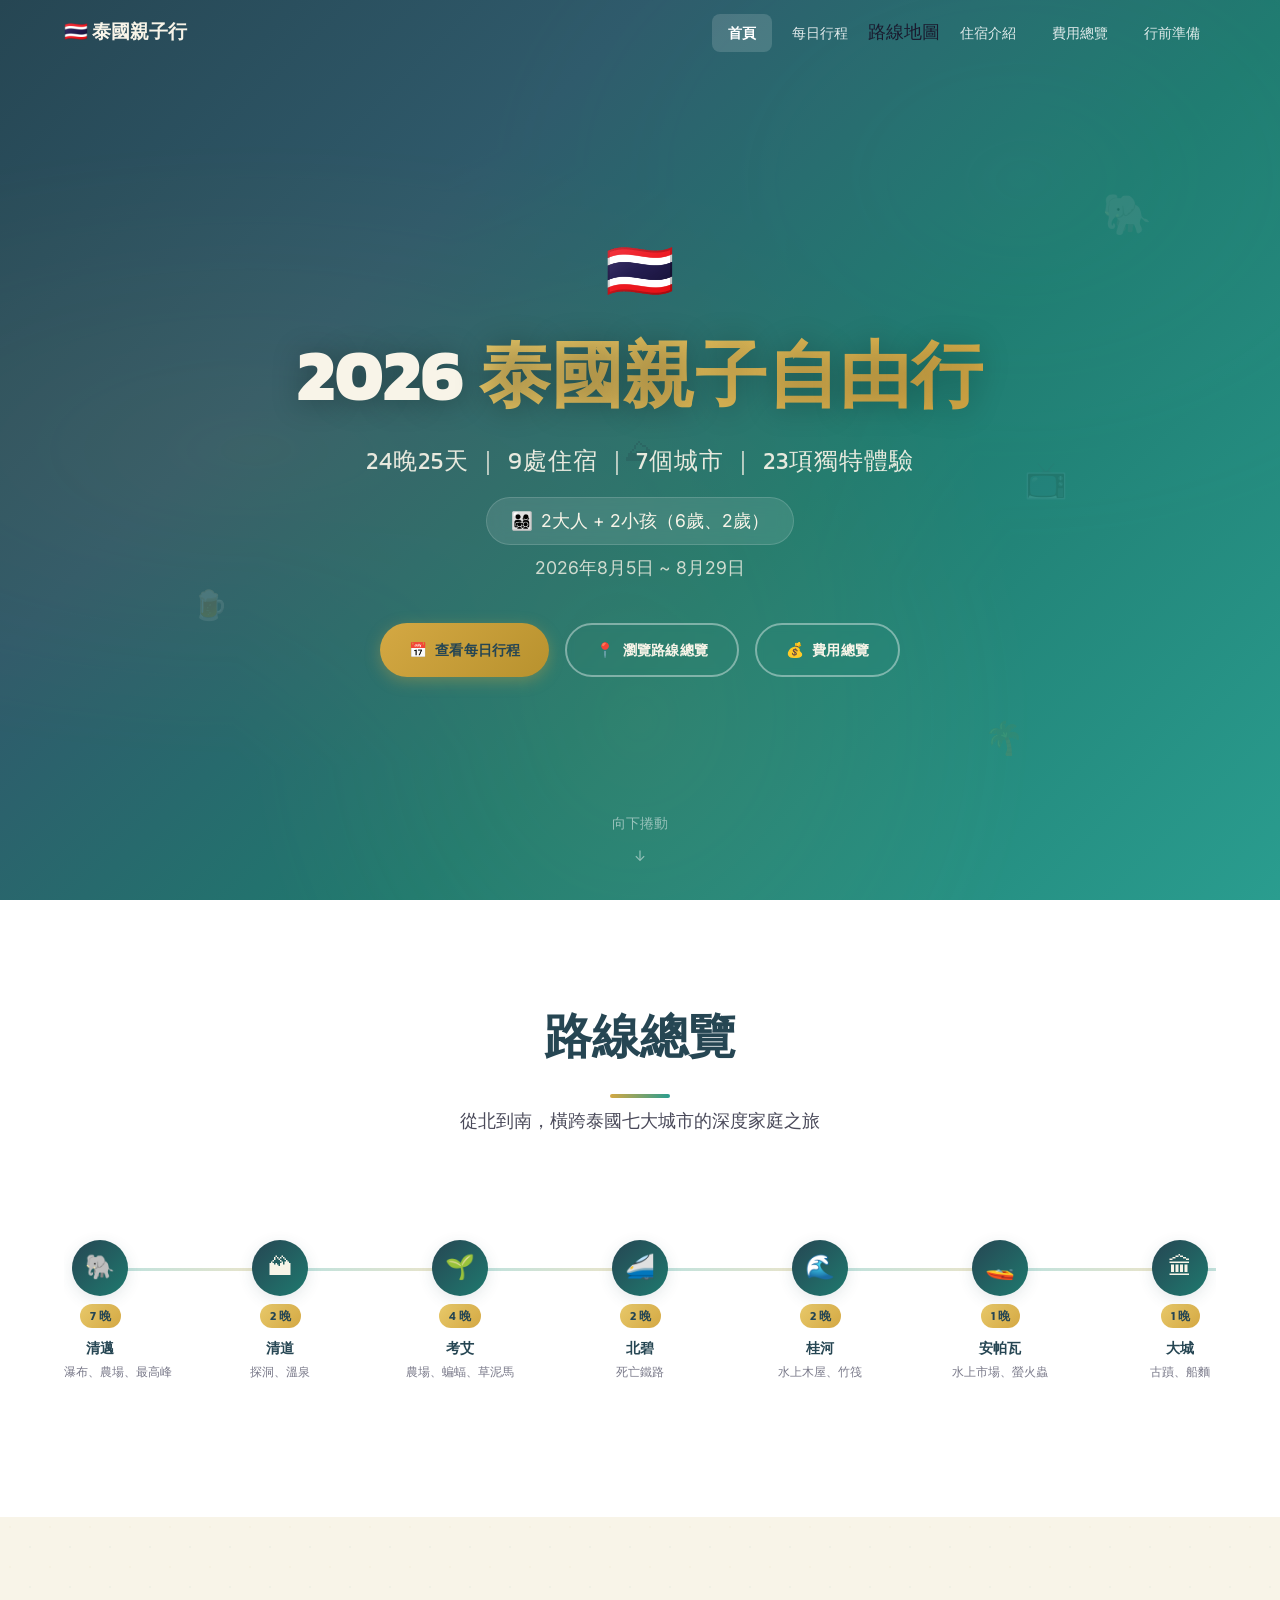
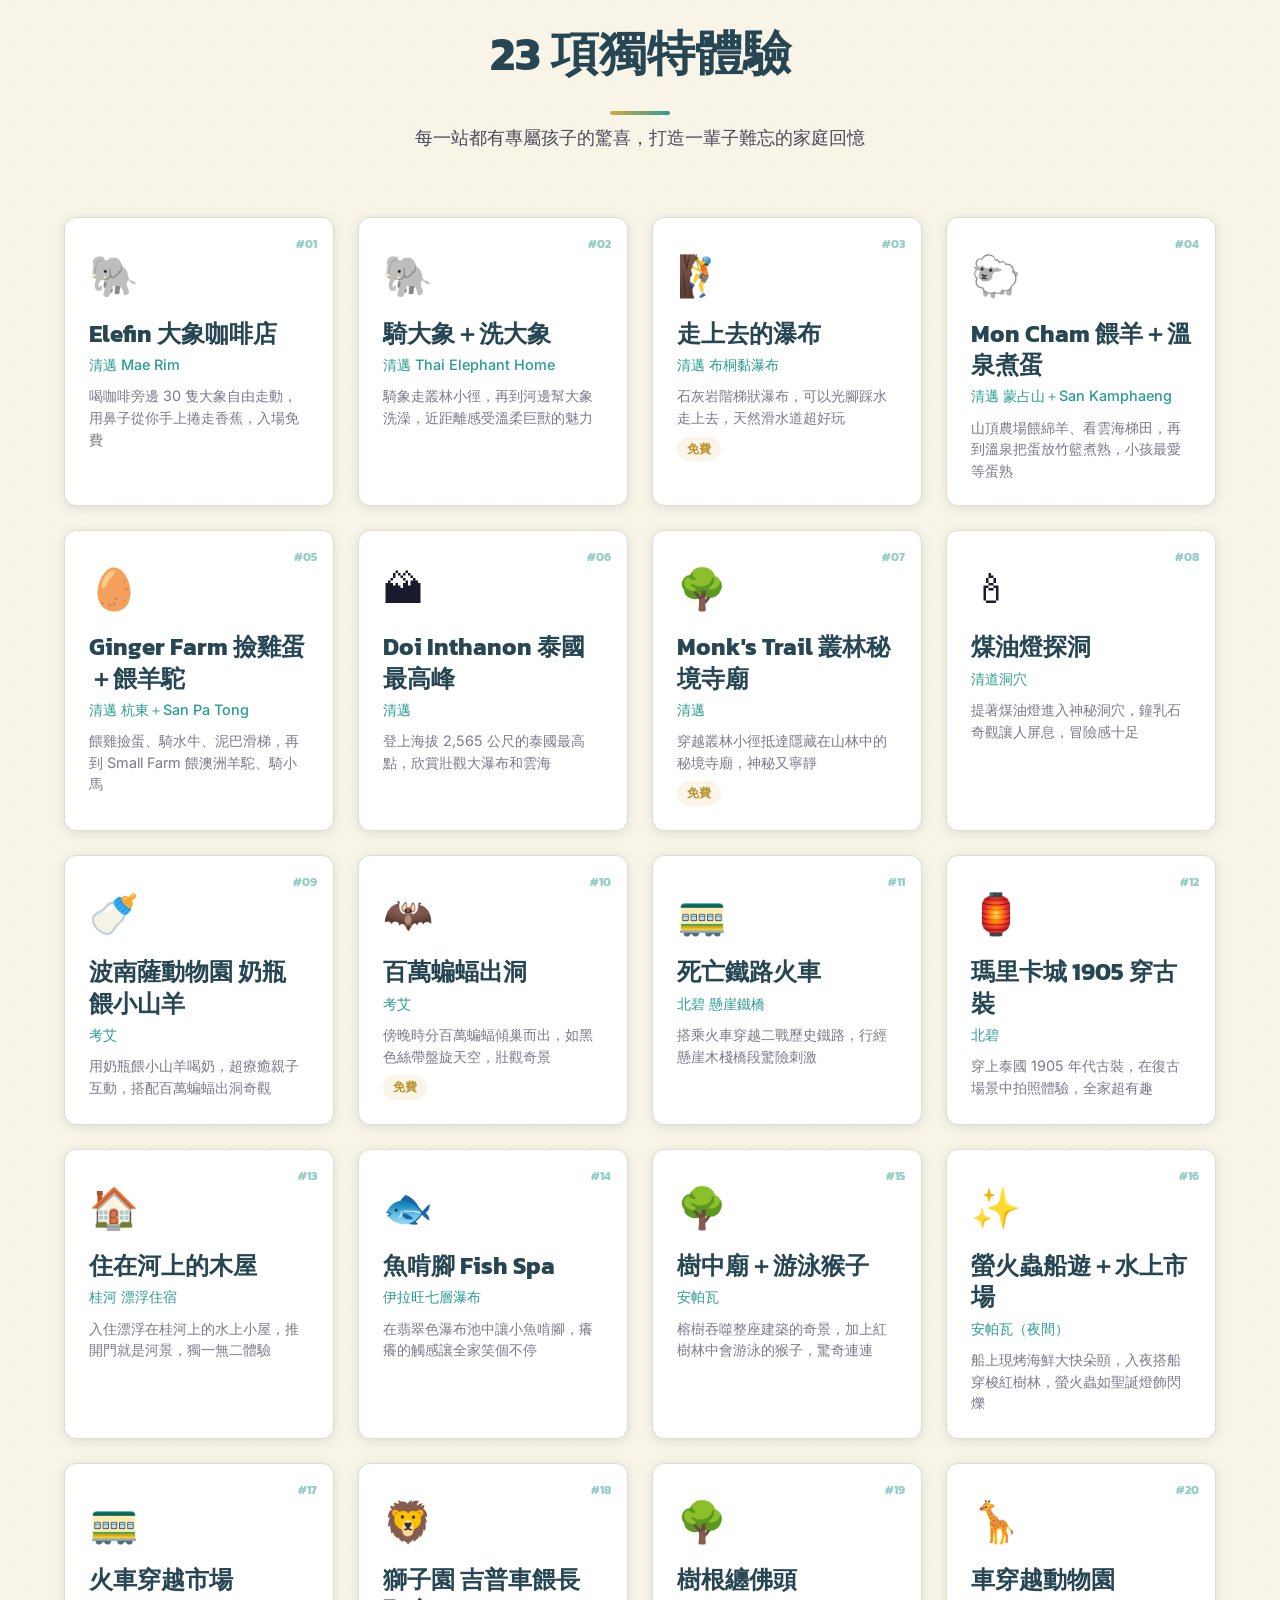
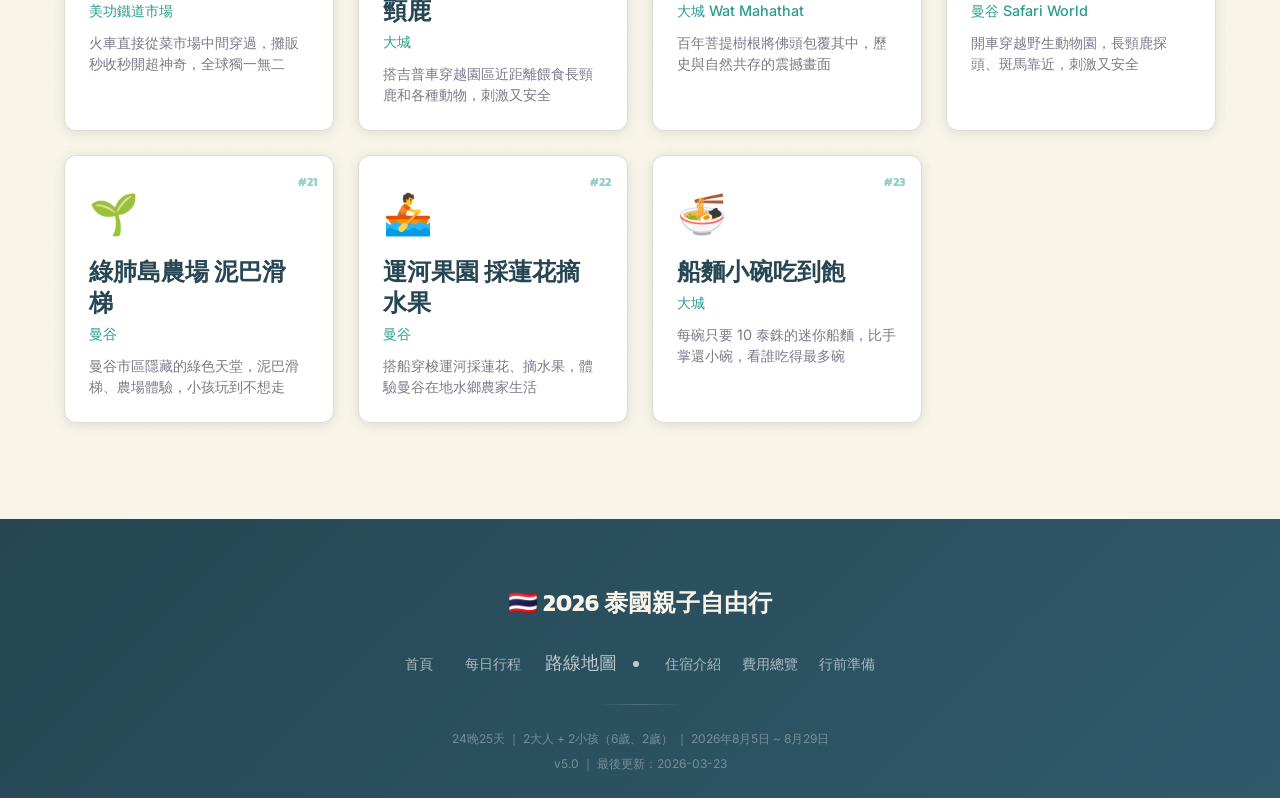
<file: index.html>
<!DOCTYPE html>
<html lang="zh-Hant">
<head>
  <meta charset="UTF-8">
  <meta name="viewport" content="width=device-width, initial-scale=1.0">
<meta name="robots" content="noindex, nofollow">
  <meta name="description" content="2026 泰國親子自由行 - 24晚25天家庭旅遊規劃，清邁、考艾、北碧、曼谷深度遊">
  <meta name="theme-color" content="#264653">
  <title>2026 泰國親子自由行 | 25天家庭深度旅遊</title>

  <!-- Google Fonts -->
  <link rel="preconnect" href="https://fonts.googleapis.com">
  <link rel="preconnect" href="https://fonts.gstatic.com" crossorigin>
  <link href="https://fonts.googleapis.com/css2?family=Inter:wght@400;500;600;700&family=Kanit:wght@400;500;600;700;800&display=swap" rel="stylesheet">

  <!-- Shared CSS -->
  <link rel="stylesheet" href="css/style.css">
</head>
<body>

  <!-- ========== Navigation ========== -->
  <nav class="navbar" id="navbar" role="navigation" aria-label="main navigation">
    <div class="navbar__inner">
      <a href="index.html" class="navbar__logo" aria-label="homepage">
        <span aria-hidden="true">&#127481;&#127469;</span> 泰國親子行
      </a>

      <button class="navbar__toggle" id="navToggle" aria-label="open navigation menu" aria-expanded="false" aria-controls="navLinks">
        <span></span>
        <span></span>
        <span></span>
      </button>

      <ul class="navbar__links" id="navLinks" role="list">
        <li><a href="index.html" class="navbar__link navbar__link--active" aria-current="page">首頁</a></li>
        <li><a href="itinerary.html" class="navbar__link">每日行程</a></li>
        <li><a href="map.html">路線地圖</a></li><li><a href="hotels.html" class="navbar__link">住宿介紹</a></li>
        <li><a href="costs.html" class="navbar__link">費用總覽</a></li>
        <li><a href="checklist.html" class="navbar__link">行前準備</a></li>
      </ul>
    </div>
  </nav>

  <!-- Mobile overlay -->
  <div class="mobile-overlay" id="mobileOverlay" aria-hidden="true"></div>

  <!-- ========== Hero Section ========== -->
  <header class="hero" id="hero">
    <div class="hero__bg-pattern" aria-hidden="true"></div>

    <!-- Floating decorative emoji -->
    <span class="hero__floating" aria-hidden="true">&#128024;</span>
    <span class="hero__floating" aria-hidden="true">&#127866;</span>
    <span class="hero__floating" aria-hidden="true">&#127796;</span>
    <span class="hero__floating" aria-hidden="true">&#128250;</span>
    <span class="hero__floating" aria-hidden="true">&#127774;</span>
    <span class="hero__floating" aria-hidden="true">&#9968;</span>

    <div class="hero__content">
      <div class="hero__flag" aria-hidden="true">&#127481;&#127469;</div>

      <h1 class="hero__title">
        2026 <span class="hero__title-accent">泰國親子自由行</span>
      </h1>

      <p class="hero__stats">24晚25天 &#65372; 9處住宿 &#65372; 7個城市 &#65372; 23項獨特體驗</p>

      <div class="hero__family">
        <span aria-hidden="true">&#128104;&#8205;&#128105;&#8205;&#128103;&#8205;&#128102;</span>
        2大人 + 2小孩（6歲、2歲）
      </div>

      <p class="hero__date">2026年8月5日 ~ 8月29日</p>

      <div class="hero__cta-group">
        <a href="itinerary.html" class="btn btn--primary">
          <span aria-hidden="true">&#128197;</span> 查看每日行程
        </a>
        <a href="#route" class="btn btn--outline">
          <span aria-hidden="true">&#128205;</span> 瀏覽路線總覽
        </a>
        <a href="costs.html" class="btn btn--outline">
          <span aria-hidden="true">&#128176;</span> 費用總覽
        </a>
      </div>
    </div>

    <div class="hero__scroll-hint" aria-hidden="true">
      <span>向下捲動</span>
      <span>&#8595;</span>
    </div>
  </header>

  <!-- ========== Route Overview Section ========== -->
  <section class="route-timeline section" id="route" aria-labelledby="route-title">
    <div class="container">
      <h2 class="section-title reveal" id="route-title">路線總覽</h2>
      <p class="section-subtitle reveal">從北到南，橫跨泰國七大城市的深度家庭之旅</p>

      <div class="route-path stagger-children" role="list" aria-label="travel route">
        <!-- Stop 1 -->
        <div class="route-stop reveal" role="listitem">
          <div class="route-stop__connector" aria-hidden="true"></div>
          <div class="route-stop__icon" aria-hidden="true">&#9992;</div>
          <span class="route-stop__nights">1 晚</span>
          <span class="route-stop__name">曼谷機場</span>
          <span class="route-stop__highlight">抵達休息</span>
        </div>

        <!-- Stop 2 -->
        <div class="route-stop reveal" role="listitem">
          <div class="route-stop__connector" aria-hidden="true"></div>
          <div class="route-stop__icon" aria-hidden="true">&#128024;</div>
          <span class="route-stop__nights">7 晚</span>
          <span class="route-stop__name">清邁</span>
          <span class="route-stop__highlight">大象、瀑布、農場、最高峰</span>
        </div>

        <!-- Stop 3 -->
        <div class="route-stop reveal" role="listitem">
          <div class="route-stop__connector" aria-hidden="true"></div>
          <div class="route-stop__icon" aria-hidden="true">&#127956;</div>
          <span class="route-stop__nights">2 晚</span>
          <span class="route-stop__name">清道</span>
          <span class="route-stop__highlight">探洞、溫泉</span>
        </div>

        <!-- Stop 4 -->
        <div class="route-stop reveal" role="listitem">
          <div class="route-stop__connector" aria-hidden="true"></div>
          <div class="route-stop__icon" aria-hidden="true">&#127793;</div>
          <span class="route-stop__nights">4 晚</span>
          <span class="route-stop__name">考艾</span>
          <span class="route-stop__highlight">農場、蝙蝠、草泥馬</span>
        </div>

        <!-- Stop 5 -->
        <div class="route-stop reveal" role="listitem">
          <div class="route-stop__connector" aria-hidden="true"></div>
          <div class="route-stop__icon" aria-hidden="true">&#128644;</div>
          <span class="route-stop__nights">2 晚</span>
          <span class="route-stop__name">北碧</span>
          <span class="route-stop__highlight">死亡鐵路</span>
        </div>

        <!-- Stop 6 -->
        <div class="route-stop reveal" role="listitem">
          <div class="route-stop__connector" aria-hidden="true"></div>
          <div class="route-stop__icon" aria-hidden="true">&#127754;</div>
          <span class="route-stop__nights">2 晚</span>
          <span class="route-stop__name">桂河</span>
          <span class="route-stop__highlight">水上木屋、竹筏</span>
        </div>

        <!-- Stop 7 -->
        <div class="route-stop reveal" role="listitem">
          <div class="route-stop__connector" aria-hidden="true"></div>
          <div class="route-stop__icon" aria-hidden="true">&#128676;</div>
          <span class="route-stop__nights">1 晚</span>
          <span class="route-stop__name">安帕瓦</span>
          <span class="route-stop__highlight">水上市場、螢火蟲</span>
        </div>

        <!-- Stop 8 -->
        <div class="route-stop reveal" role="listitem">
          <div class="route-stop__connector" aria-hidden="true"></div>
          <div class="route-stop__icon" aria-hidden="true">&#127963;</div>
          <span class="route-stop__nights">1 晚</span>
          <span class="route-stop__name">大城</span>
          <span class="route-stop__highlight">古蹟、船麵</span>
        </div>

        <!-- Stop 9 -->
        <div class="route-stop reveal" role="listitem">
          <div class="route-stop__icon" aria-hidden="true">&#127751;</div>
          <span class="route-stop__nights">4 晚</span>
          <span class="route-stop__name">曼谷</span>
          <span class="route-stop__highlight">動物園、農場、運河果園</span>
        </div>
      </div>

      <p class="route-scroll-hint" aria-hidden="true">&#8592; 左右滑動查看完整路線 &#8594;</p>
    </div>
  </section>

  <!-- ========== Unique Experiences Section ========== -->
  <section class="experiences section pattern-bg" id="experiences" aria-labelledby="exp-title">
    <div class="container">
      <h2 class="section-title reveal" id="exp-title">23 項獨特體驗</h2>
      <p class="section-subtitle reveal">每一站都有專屬孩子的驚喜，打造一輩子難忘的家庭回憶</p>

      <div class="experiences-grid stagger-children">

        <!-- Experience 1 -->
        <article class="exp-card reveal" aria-label="experience 1">
          <span class="exp-card__number">#01</span>
          <span class="exp-card__emoji" aria-hidden="true">&#128024;</span>
          <h3 class="exp-card__title">Elefin 大象咖啡店</h3>
          <p class="exp-card__location">清邁 Mae Rim</p>
          <p class="exp-card__desc">喝咖啡旁邊 30 隻大象自由走動，用鼻子從你手上捲走香蕉，入場免費</p>
        </article>

        <!-- Experience 2 -->
        <article class="exp-card reveal" aria-label="experience 2">
          <span class="exp-card__number">#02</span>
          <span class="exp-card__emoji" aria-hidden="true">&#128024;</span>
          <h3 class="exp-card__title">騎大象＋洗大象</h3>
          <p class="exp-card__location">清邁 Thai Elephant Home</p>
          <p class="exp-card__desc">騎象走叢林小徑，再到河邊幫大象洗澡，近距離感受溫柔巨獸的魅力</p>
        </article>

        <!-- Experience 3 -->
        <article class="exp-card reveal" aria-label="experience 3">
          <span class="exp-card__number">#03</span>
          <span class="exp-card__emoji" aria-hidden="true">&#129495;</span>
          <h3 class="exp-card__title">走上去的瀑布</h3>
          <p class="exp-card__location">清邁 布桐黏瀑布</p>
          <p class="exp-card__desc">石灰岩階梯狀瀑布，可以光腳踩水走上去，天然滑水道超好玩</p>
          <span class="exp-card__tag exp-card__tag--free">免費</span>
        </article>

        <!-- Experience 4 -->
        <article class="exp-card reveal" aria-label="experience 4">
          <span class="exp-card__number">#04</span>
          <span class="exp-card__emoji" aria-hidden="true">&#128017;</span>
          <h3 class="exp-card__title">Mon Cham 餵羊＋溫泉煮蛋</h3>
          <p class="exp-card__location">清邁 蒙占山＋San Kamphaeng</p>
          <p class="exp-card__desc">山頂農場餵綿羊、看雲海梯田，再到溫泉把蛋放竹籃煮熟，小孩最愛等蛋熟</p>
        </article>

        <!-- Experience 5 -->
        <article class="exp-card reveal" aria-label="experience 5">
          <span class="exp-card__number">#05</span>
          <span class="exp-card__emoji" aria-hidden="true">&#129370;</span>
          <h3 class="exp-card__title">Ginger Farm 撿雞蛋＋餵羊駝</h3>
          <p class="exp-card__location">清邁 杭東＋San Pa Tong</p>
          <p class="exp-card__desc">餵雞撿蛋、騎水牛、泥巴滑梯，再到 Small Farm 餵澳洲羊駝、騎小馬</p>
        </article>

        <!-- Experience 6 -->
        <article class="exp-card reveal" aria-label="experience 6">
          <span class="exp-card__number">#06</span>
          <span class="exp-card__emoji" aria-hidden="true">&#127956;</span>
          <h3 class="exp-card__title">Doi Inthanon 泰國最高峰</h3>
          <p class="exp-card__location">清邁</p>
          <p class="exp-card__desc">登上海拔 2,565 公尺的泰國最高點，欣賞壯觀大瀑布和雲海</p>
        </article>

        <!-- Experience 7 -->
        <article class="exp-card reveal" aria-label="experience 7">
          <span class="exp-card__number">#07</span>
          <span class="exp-card__emoji" aria-hidden="true">&#127795;</span>
          <h3 class="exp-card__title">Monk's Trail 叢林秘境寺廟</h3>
          <p class="exp-card__location">清邁</p>
          <p class="exp-card__desc">穿越叢林小徑抵達隱藏在山林中的秘境寺廟，神秘又寧靜</p>
          <span class="exp-card__tag exp-card__tag--free">免費</span>
        </article>

        <!-- Experience 8 -->
        <article class="exp-card reveal" aria-label="experience 8">
          <span class="exp-card__number">#08</span>
          <span class="exp-card__emoji" aria-hidden="true">&#128367;</span>
          <h3 class="exp-card__title">煤油燈探洞</h3>
          <p class="exp-card__location">清道洞穴</p>
          <p class="exp-card__desc">提著煤油燈進入神秘洞穴，鐘乳石奇觀讓人屏息，冒險感十足</p>
        </article>

        <!-- Experience 9 -->
        <article class="exp-card reveal" aria-label="experience 9">
          <span class="exp-card__number">#09</span>
          <span class="exp-card__emoji" aria-hidden="true">&#127868;</span>
          <h3 class="exp-card__title">波南薩動物園 奶瓶餵小山羊</h3>
          <p class="exp-card__location">考艾</p>
          <p class="exp-card__desc">用奶瓶餵小山羊喝奶，超療癒親子互動，搭配百萬蝙蝠出洞奇觀</p>
        </article>

        <!-- Experience 10 -->
        <article class="exp-card reveal" aria-label="experience 10">
          <span class="exp-card__number">#10</span>
          <span class="exp-card__emoji" aria-hidden="true">&#129415;</span>
          <h3 class="exp-card__title">百萬蝙蝠出洞</h3>
          <p class="exp-card__location">考艾</p>
          <p class="exp-card__desc">傍晚時分百萬蝙蝠傾巢而出，如黑色絲帶盤旋天空，壯觀奇景</p>
          <span class="exp-card__tag exp-card__tag--free">免費</span>
        </article>

        <!-- Experience 11 -->
        <article class="exp-card reveal" aria-label="experience 11">
          <span class="exp-card__number">#11</span>
          <span class="exp-card__emoji" aria-hidden="true">&#128643;</span>
          <h3 class="exp-card__title">死亡鐵路火車</h3>
          <p class="exp-card__location">北碧 懸崖鐵橋</p>
          <p class="exp-card__desc">搭乘火車穿越二戰歷史鐵路，行經懸崖木棧橋段驚險刺激</p>
        </article>

        <!-- Experience 12 -->
        <article class="exp-card reveal" aria-label="experience 12">
          <span class="exp-card__number">#12</span>
          <span class="exp-card__emoji" aria-hidden="true">&#127982;</span>
          <h3 class="exp-card__title">瑪里卡城 1905 穿古裝</h3>
          <p class="exp-card__location">北碧</p>
          <p class="exp-card__desc">穿上泰國 1905 年代古裝，在復古場景中拍照體驗，全家超有趣</p>
        </article>

        <!-- Experience 13 -->
        <article class="exp-card reveal" aria-label="experience 13">
          <span class="exp-card__number">#13</span>
          <span class="exp-card__emoji" aria-hidden="true">&#127968;</span>
          <h3 class="exp-card__title">住在河上的木屋</h3>
          <p class="exp-card__location">桂河 漂浮住宿</p>
          <p class="exp-card__desc">入住漂浮在桂河上的水上小屋，推開門就是河景，獨一無二體驗</p>
        </article>

        <!-- Experience 14 -->
        <article class="exp-card reveal" aria-label="experience 14">
          <span class="exp-card__number">#14</span>
          <span class="exp-card__emoji" aria-hidden="true">&#128031;</span>
          <h3 class="exp-card__title">魚啃腳 Fish Spa</h3>
          <p class="exp-card__location">伊拉旺七層瀑布</p>
          <p class="exp-card__desc">在翡翠色瀑布池中讓小魚啃腳，癢癢的觸感讓全家笑個不停</p>
        </article>

        <!-- Experience 15 -->
        <article class="exp-card reveal" aria-label="experience 15">
          <span class="exp-card__number">#15</span>
          <span class="exp-card__emoji" aria-hidden="true">&#127795;</span>
          <h3 class="exp-card__title">樹中廟＋游泳猴子</h3>
          <p class="exp-card__location">安帕瓦</p>
          <p class="exp-card__desc">榕樹吞噬整座建築的奇景，加上紅樹林中會游泳的猴子，驚奇連連</p>
        </article>

        <!-- Experience 16 -->
        <article class="exp-card reveal" aria-label="experience 16">
          <span class="exp-card__number">#16</span>
          <span class="exp-card__emoji" aria-hidden="true">&#10024;</span>
          <h3 class="exp-card__title">螢火蟲船遊＋水上市場</h3>
          <p class="exp-card__location">安帕瓦（夜間）</p>
          <p class="exp-card__desc">船上現烤海鮮大快朵頤，入夜搭船穿梭紅樹林，螢火蟲如聖誕燈飾閃爍</p>
        </article>

        <!-- Experience 17 -->
        <article class="exp-card reveal" aria-label="experience 17">
          <span class="exp-card__number">#17</span>
          <span class="exp-card__emoji" aria-hidden="true">&#128643;</span>
          <h3 class="exp-card__title">火車穿越市場</h3>
          <p class="exp-card__location">美功鐵道市場</p>
          <p class="exp-card__desc">火車直接從菜市場中間穿過，攤販秒收秒開超神奇，全球獨一無二</p>
        </article>

        <!-- Experience 18 -->
        <article class="exp-card reveal" aria-label="experience 18">
          <span class="exp-card__number">#18</span>
          <span class="exp-card__emoji" aria-hidden="true">&#129409;</span>
          <h3 class="exp-card__title">獅子園 吉普車餵長頸鹿</h3>
          <p class="exp-card__location">大城</p>
          <p class="exp-card__desc">搭吉普車穿越園區近距離餵食長頸鹿和各種動物，刺激又安全</p>
        </article>

        <!-- Experience 19 -->
        <article class="exp-card reveal" aria-label="experience 19">
          <span class="exp-card__number">#19</span>
          <span class="exp-card__emoji" aria-hidden="true">&#127795;</span>
          <h3 class="exp-card__title">樹根纏佛頭</h3>
          <p class="exp-card__location">大城 Wat Mahathat</p>
          <p class="exp-card__desc">百年菩提樹根將佛頭包覆其中，歷史與自然共存的震撼畫面</p>
        </article>

        <!-- Experience 20 -->
        <article class="exp-card reveal" aria-label="experience 20">
          <span class="exp-card__number">#20</span>
          <span class="exp-card__emoji" aria-hidden="true">&#129426;</span>
          <h3 class="exp-card__title">車穿越動物園</h3>
          <p class="exp-card__location">曼谷 Safari World</p>
          <p class="exp-card__desc">開車穿越野生動物園，長頸鹿探頭、斑馬靠近，刺激又安全</p>
        </article>

        <!-- Experience 21 -->
        <article class="exp-card reveal" aria-label="experience 21">
          <span class="exp-card__number">#21</span>
          <span class="exp-card__emoji" aria-hidden="true">&#127793;</span>
          <h3 class="exp-card__title">綠肺島農場 泥巴滑梯</h3>
          <p class="exp-card__location">曼谷</p>
          <p class="exp-card__desc">曼谷市區隱藏的綠色天堂，泥巴滑梯、農場體驗，小孩玩到不想走</p>
        </article>

        <!-- Experience 22 -->
        <article class="exp-card reveal" aria-label="experience 22">
          <span class="exp-card__number">#22</span>
          <span class="exp-card__emoji" aria-hidden="true">&#128675;</span>
          <h3 class="exp-card__title">運河果園 採蓮花摘水果</h3>
          <p class="exp-card__location">曼谷</p>
          <p class="exp-card__desc">搭船穿梭運河採蓮花、摘水果，體驗曼谷在地水鄉農家生活</p>
        </article>

        <!-- Experience 23 -->
        <article class="exp-card reveal" aria-label="experience 23">
          <span class="exp-card__number">#23</span>
          <span class="exp-card__emoji" aria-hidden="true">&#127836;</span>
          <h3 class="exp-card__title">船麵小碗吃到飽</h3>
          <p class="exp-card__location">大城</p>
          <p class="exp-card__desc">每碗只要 10 泰銖的迷你船麵，比手掌還小碗，看誰吃得最多碗</p>
        </article>

      </div>
    </div>
  </section>

  <!-- ========== Footer ========== -->
  <footer class="footer" role="contentinfo">
    <div class="container">
      <div class="footer__inner">
        <div class="footer__brand">
          <span aria-hidden="true">&#127481;&#127469;</span> 2026 泰國親子自由行
        </div>

        <nav class="footer__links" aria-label="footer navigation">
          <a href="index.html" class="footer__link">首頁</a>
          <a href="itinerary.html" class="footer__link">每日行程</a>
          <a href="map.html">路線地圖</a></li><li><a href="hotels.html" class="footer__link">住宿介紹</a>
          <a href="costs.html" class="footer__link">費用總覽</a>
          <a href="checklist.html" class="footer__link">行前準備</a>
        </nav>

        <div class="footer__divider" aria-hidden="true"></div>

        <div class="footer__meta">
          <span>24晚25天 &#65372; 2大人 + 2小孩（6歲、2歲） &#65372; 2026年8月5日 ~ 8月29日</span>
          <span>v5.0 &#65372; 最後更新：2026-03-23</span>
        </div>
      </div>
    </div>
  </footer>

  <!-- Back to Top Button -->
  <button class="back-to-top" id="backToTop" aria-label="回到頂部">
    <span aria-hidden="true">&#8593;</span>
  </button>

  <!-- ========== JavaScript ========== -->
  <script>
    (function () {
      'use strict';

      // --- Navbar scroll effect ---
      var navbar = document.getElementById('navbar');
      var backToTop = document.getElementById('backToTop');
      var scrollThreshold = 80;

      function handleScroll() {
        var scrollY = window.scrollY || window.pageYOffset;

        if (scrollY > scrollThreshold) {
          navbar.classList.add('navbar--scrolled');
        } else {
          navbar.classList.remove('navbar--scrolled');
        }

        if (scrollY > 600) {
          backToTop.classList.add('back-to-top--visible');
        } else {
          backToTop.classList.remove('back-to-top--visible');
        }
      }

      window.addEventListener('scroll', handleScroll, { passive: true });
      handleScroll();

      // --- Back to top ---
      backToTop.addEventListener('click', function () {
        window.scrollTo({ top: 0, behavior: 'smooth' });
      });

      // --- Mobile navigation ---
      var navToggle = document.getElementById('navToggle');
      var navLinks = document.getElementById('navLinks');
      var mobileOverlay = document.getElementById('mobileOverlay');

      function openNav() {
        navToggle.classList.add('navbar__toggle--open');
        navLinks.classList.add('navbar__links--open');
        mobileOverlay.classList.add('mobile-overlay--visible');
        navToggle.setAttribute('aria-expanded', 'true');
        navToggle.setAttribute('aria-label', 'close navigation menu');
        document.body.style.overflow = 'hidden';
      }

      function closeNav() {
        navToggle.classList.remove('navbar__toggle--open');
        navLinks.classList.remove('navbar__links--open');
        mobileOverlay.classList.remove('mobile-overlay--visible');
        navToggle.setAttribute('aria-expanded', 'false');
        navToggle.setAttribute('aria-label', 'open navigation menu');
        document.body.style.overflow = '';
      }

      navToggle.addEventListener('click', function () {
        var isOpen = navLinks.classList.contains('navbar__links--open');
        if (isOpen) {
          closeNav();
        } else {
          openNav();
        }
      });

      mobileOverlay.addEventListener('click', closeNav);

      // Close nav on link click (mobile)
      var allNavLinks = navLinks.querySelectorAll('.navbar__link');
      allNavLinks.forEach(function (link) {
        link.addEventListener('click', function () {
          if (window.innerWidth <= 768) {
            closeNav();
          }
        });
      });

      // Close nav on Escape key
      document.addEventListener('keydown', function (e) {
        if (e.key === 'Escape' && navLinks.classList.contains('navbar__links--open')) {
          closeNav();
          navToggle.focus();
        }
      });

      // --- Scroll Reveal (Intersection Observer) ---
      var revealElements = document.querySelectorAll('.reveal');

      if ('IntersectionObserver' in window) {
        var observer = new IntersectionObserver(function (entries) {
          entries.forEach(function (entry) {
            if (entry.isIntersecting) {
              entry.target.classList.add('reveal--visible');
              observer.unobserve(entry.target);
            }
          });
        }, {
          threshold: 0.12,
          rootMargin: '0px 0px -40px 0px'
        });

        revealElements.forEach(function (el) {
          observer.observe(el);
        });
      } else {
        // Fallback: show all immediately
        revealElements.forEach(function (el) {
          el.classList.add('reveal--visible');
        });
      }

      // --- Keyboard accessibility for route stops ---
      var routeStops = document.querySelectorAll('.route-stop');
      routeStops.forEach(function (stop) {
        stop.setAttribute('tabindex', '0');
      });

    })();
  </script>

</body>
</html>
</file>
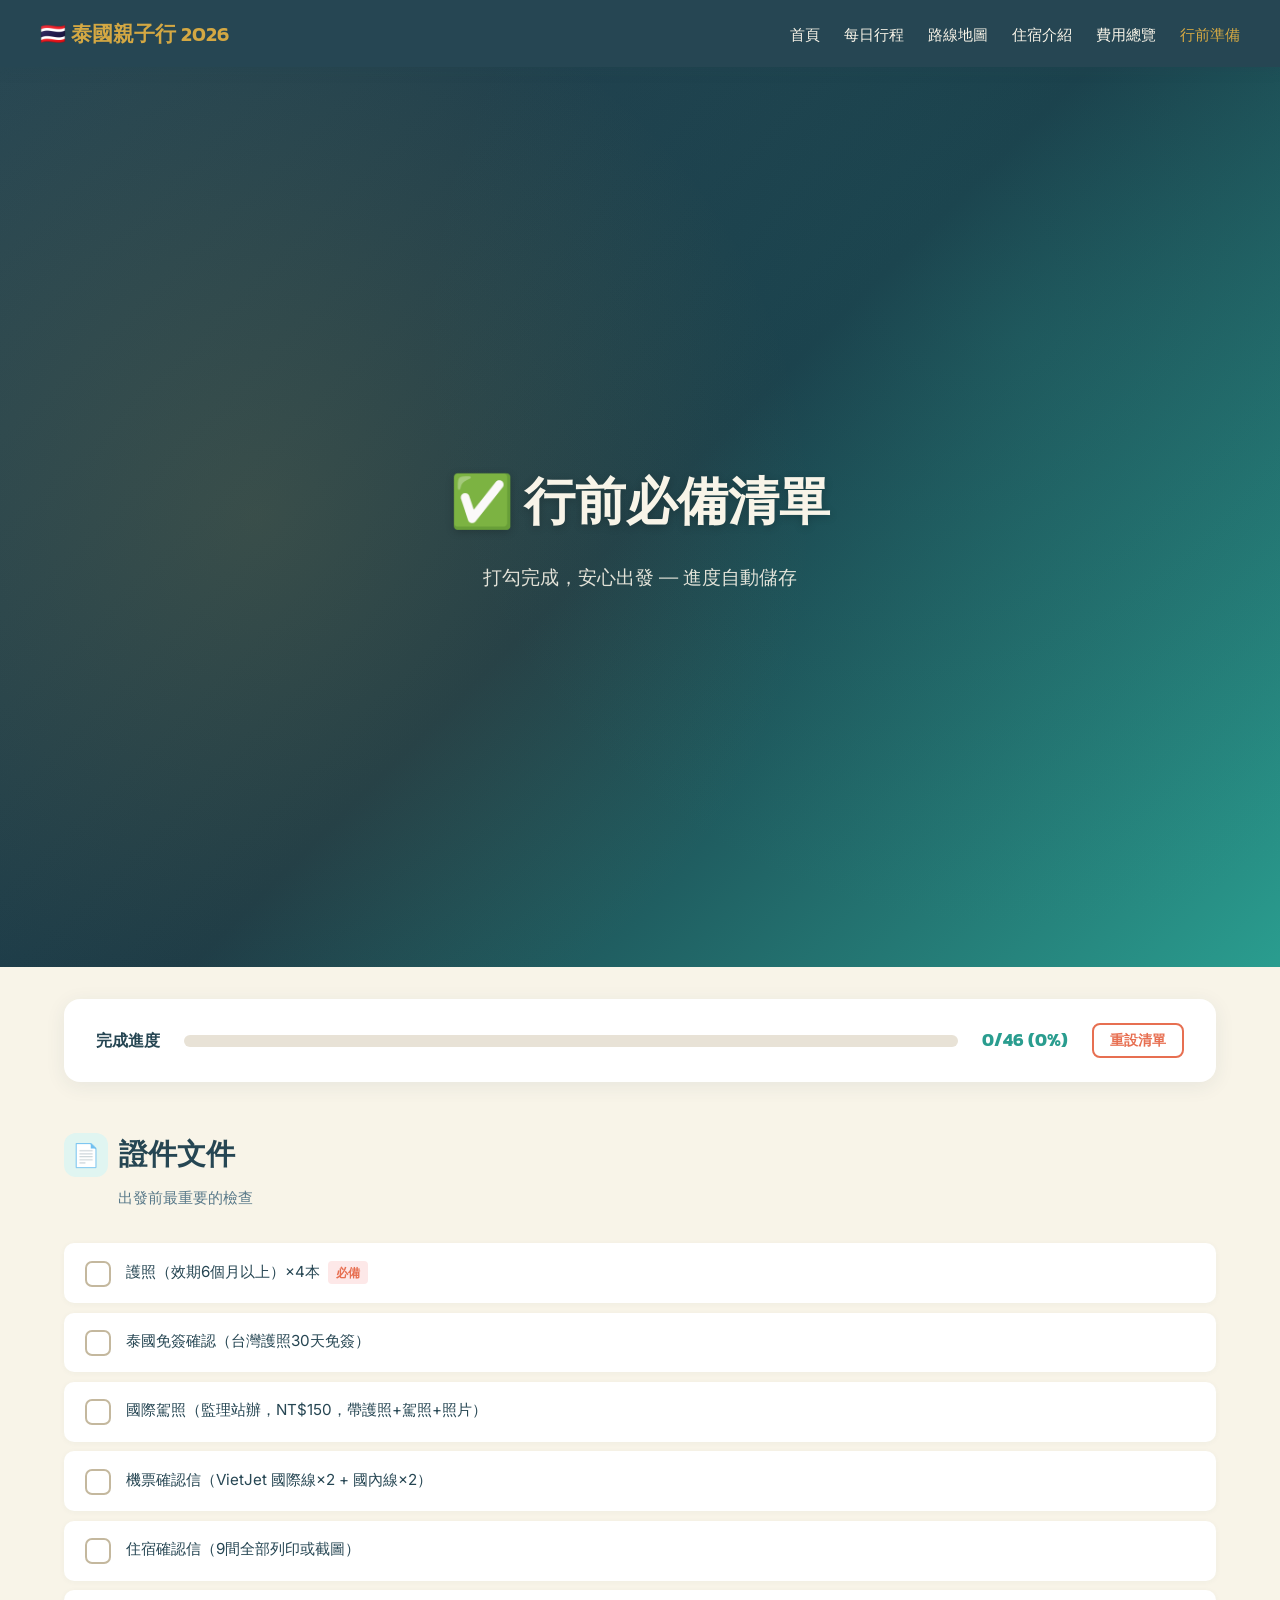
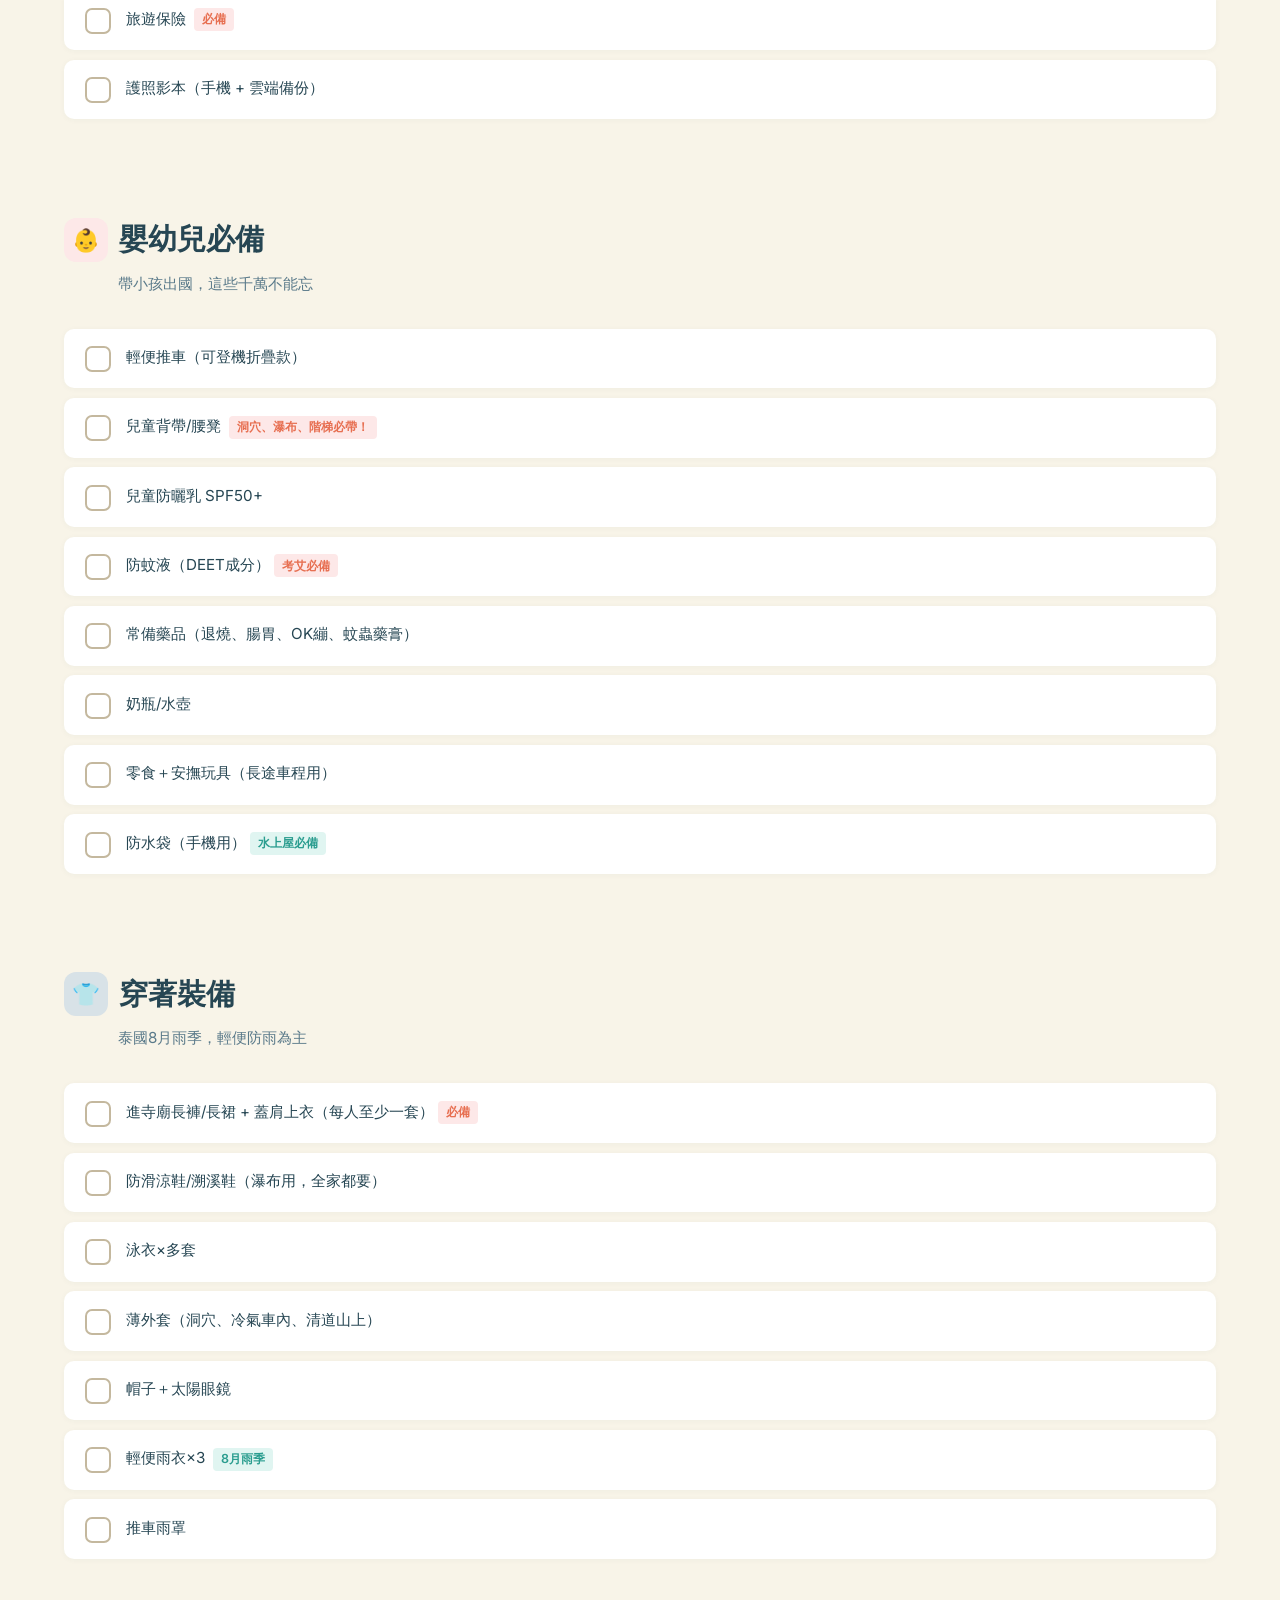
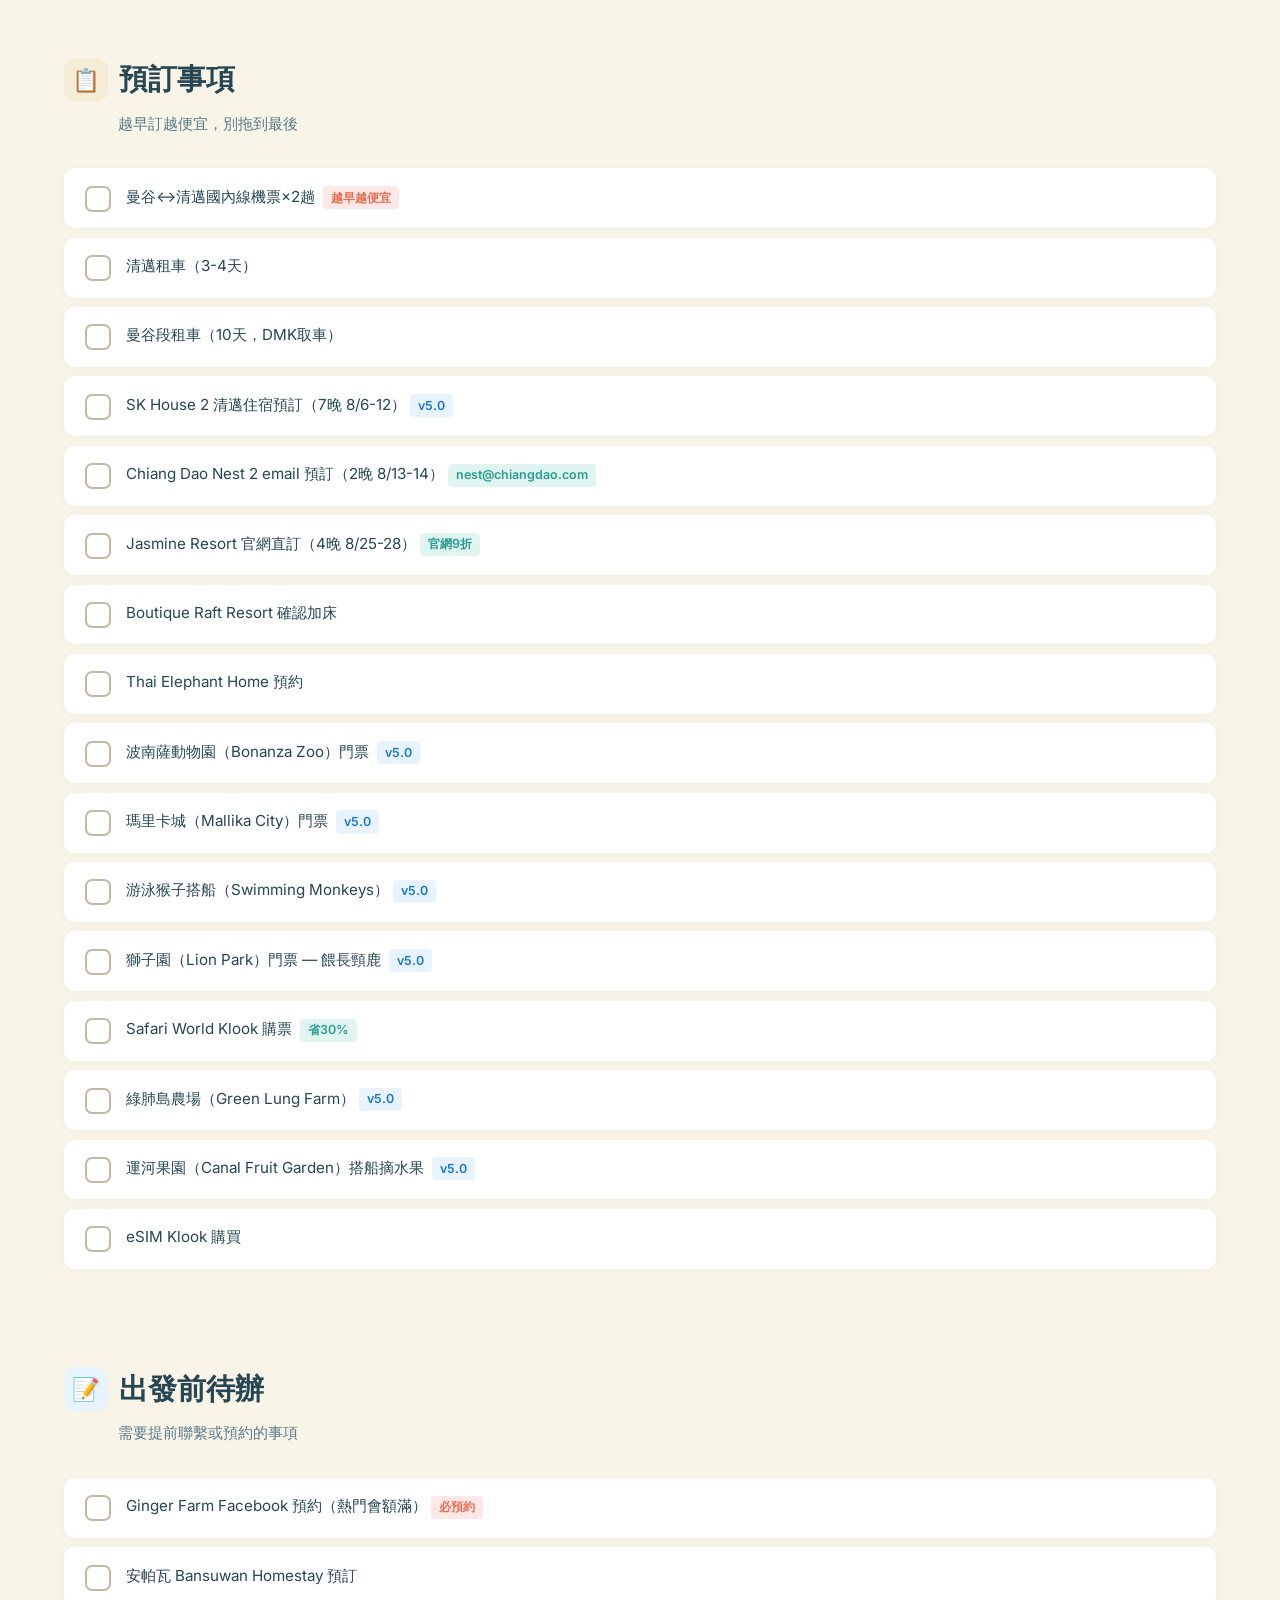
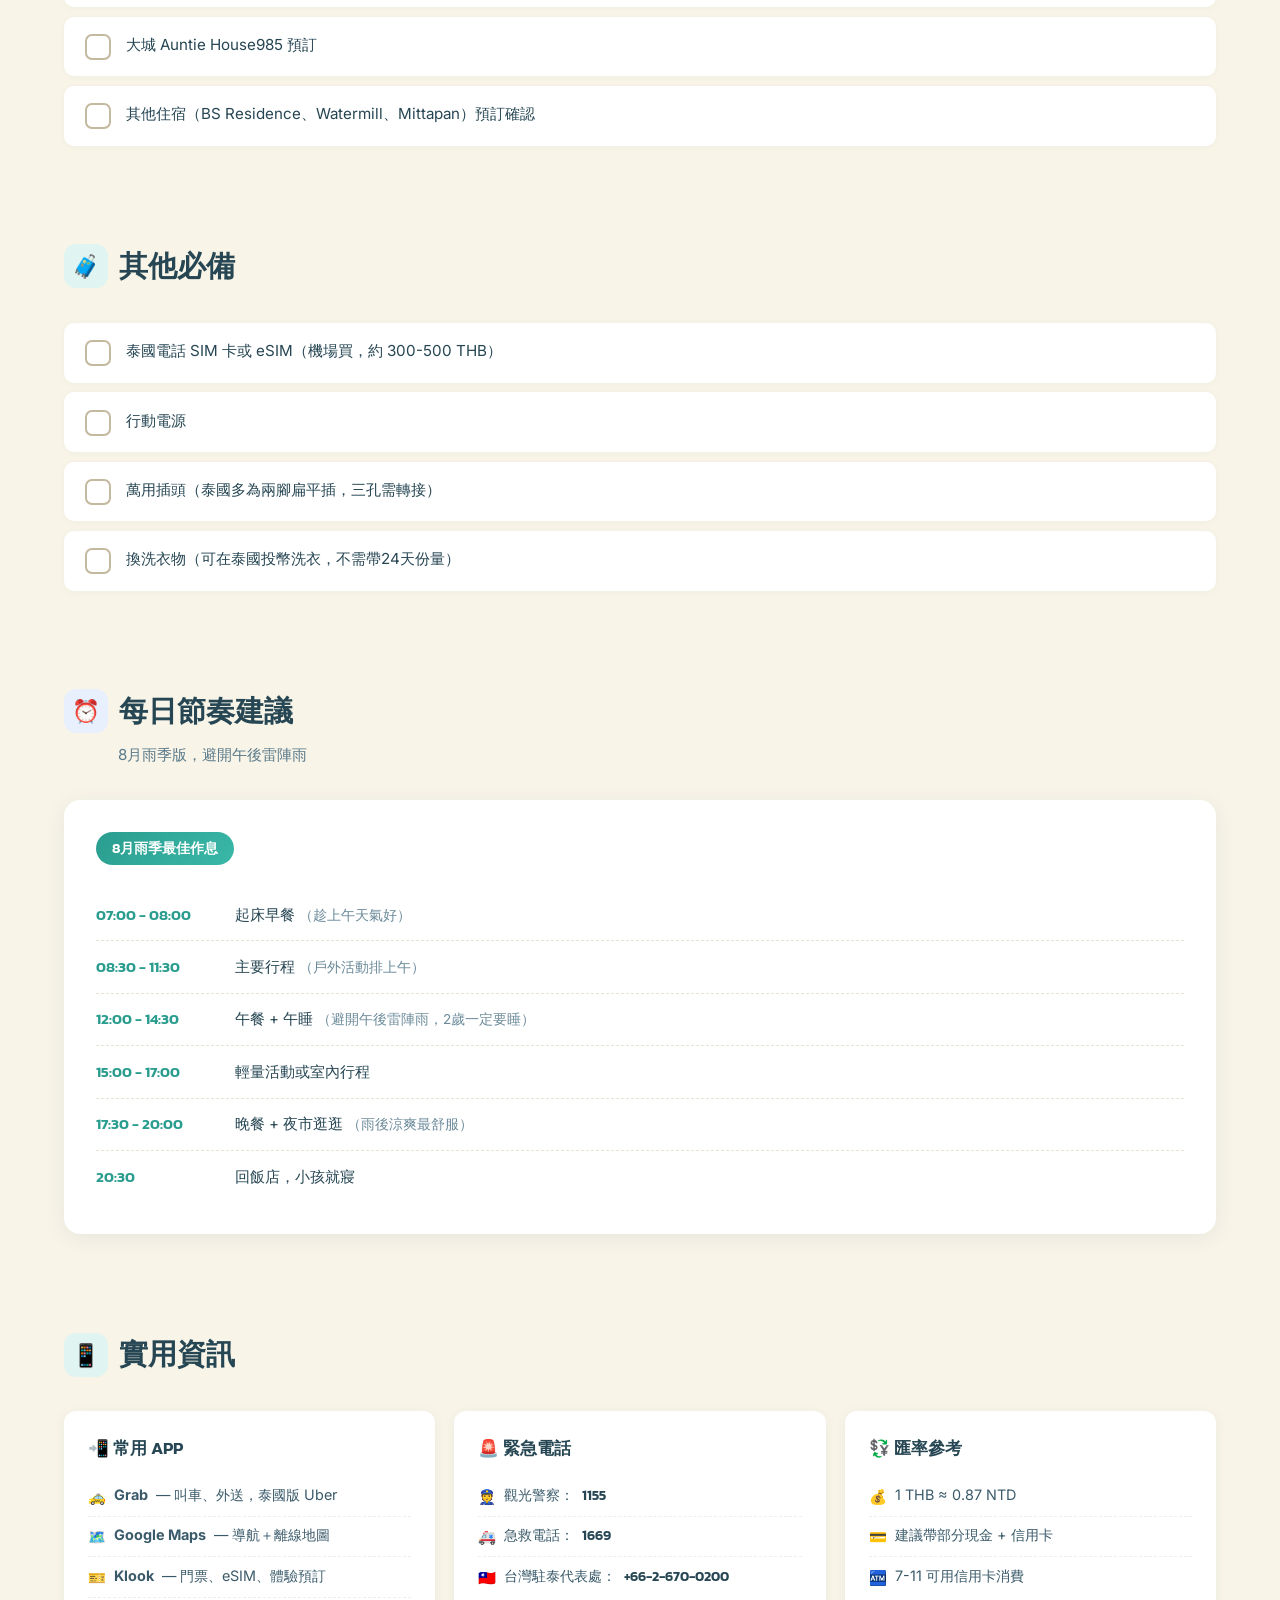
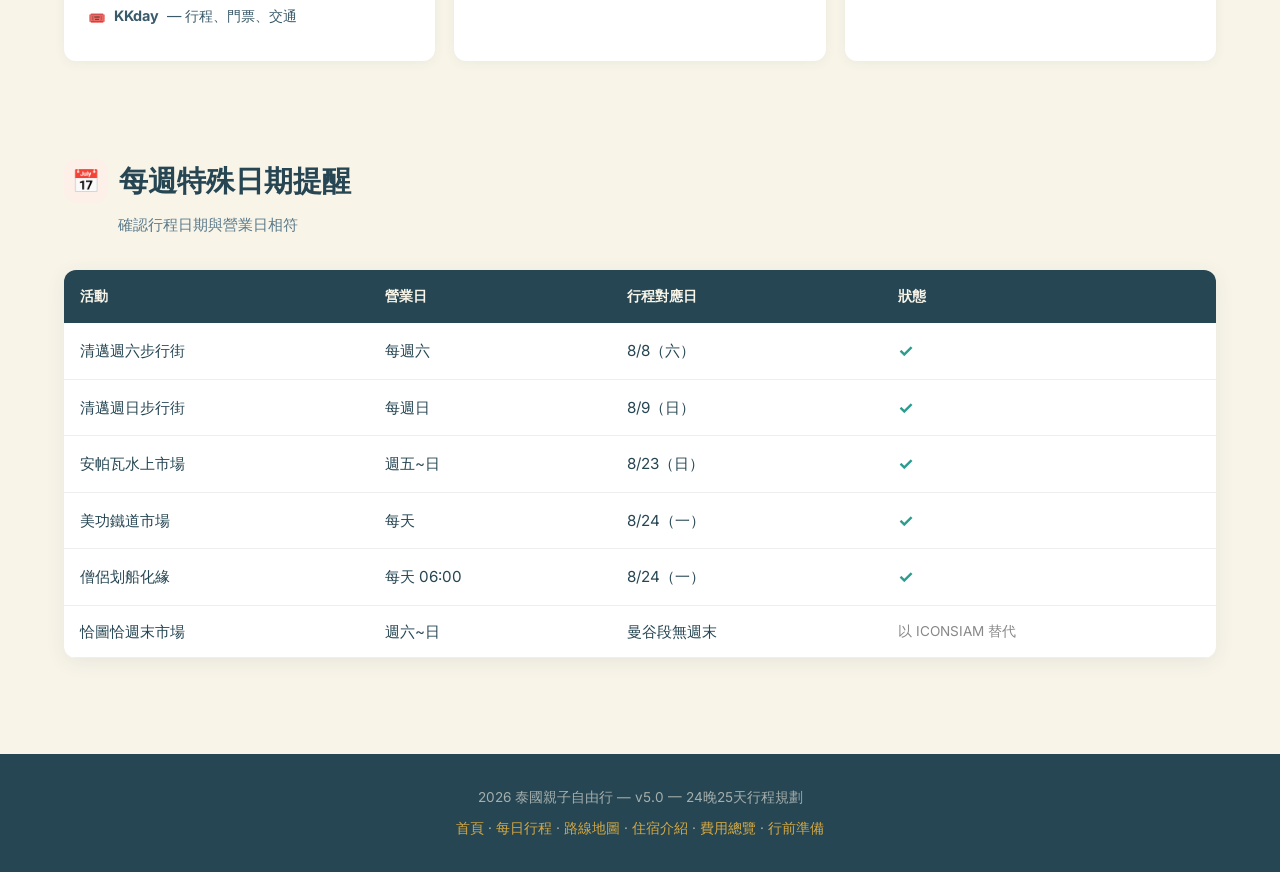
<file: checklist.html>
<!DOCTYPE html>
<html lang="zh-TW">
<head>
    <meta charset="UTF-8">
    <meta name="viewport" content="width=device-width, initial-scale=1.0">
<meta name="robots" content="noindex, nofollow">
    <title>行前準備清單 - 2026 泰國親子自由行</title>
    <link rel="preconnect" href="https://fonts.googleapis.com">
    <link rel="preconnect" href="https://fonts.gstatic.com" crossorigin>
    <link href="https://fonts.googleapis.com/css2?family=Inter:wght@300;400;500;600;700&family=Kanit:wght@300;400;500;600;700&display=swap" rel="stylesheet">
    <link rel="stylesheet" href="css/style.css">
    <style>
        /* ===== Page-specific styles for checklist.html ===== */
        :root {
            --gold: #D4A843;
            --teal: #2A9D8F;
            --deep-purple: #264653;
            --warm-white: #F8F4E8;
            --gold-light: #F5ECD7;
            --teal-light: #E0F5F1;
            --purple-light: #D8E2E7;
            --danger: #E76F51;
            --success: #2A9D8F;
        }

        * {
            margin: 0;
            padding: 0;
            box-sizing: border-box;
        }

        body {
            font-family: 'Inter', 'Kanit', sans-serif;
            background-color: var(--warm-white);
            color: var(--deep-purple);
            line-height: 1.7;
        }

        /* ----- Navigation ----- */
        .site-nav {
            background: var(--deep-purple);
            padding: 1rem 2rem;
            position: sticky;
            top: 0;
            z-index: 100;
            box-shadow: 0 2px 12px rgba(38, 70, 83, 0.3);
        }

        .nav-inner {
            max-width: 1200px;
            margin: 0 auto;
            display: flex;
            align-items: center;
            justify-content: space-between;
            flex-wrap: wrap;
            gap: 0.5rem;
        }

        .nav-logo {
            font-family: 'Kanit', sans-serif;
            font-size: 1.3rem;
            font-weight: 600;
            color: var(--gold);
            text-decoration: none;
        }

        .nav-links {
            display: flex;
            gap: 1.5rem;
            list-style: none;
            flex-wrap: wrap;
        }

        .nav-links a {
            color: var(--warm-white);
            text-decoration: none;
            font-size: 0.95rem;
            font-weight: 500;
            transition: color 0.2s;
            padding: 0.3rem 0;
        }

        .nav-links a:hover,
        .nav-links a.active {
            color: var(--gold);
        }

        /* ----- Hero Section ----- */
        .hero {
            background: linear-gradient(135deg, var(--deep-purple) 0%, #1a3a47 50%, var(--teal) 100%);
            color: var(--warm-white);
            text-align: center;
            padding: 5rem 2rem 4rem;
            position: relative;
            overflow: hidden;
        }

        .hero::before {
            content: '';
            position: absolute;
            inset: 0;
            background:
                radial-gradient(circle at 20% 50%, rgba(212, 168, 67, 0.15) 0%, transparent 50%),
                radial-gradient(circle at 80% 30%, rgba(42, 157, 143, 0.15) 0%, transparent 50%);
        }

        .hero-content {
            position: relative;
            z-index: 1;
            max-width: 800px;
            margin: 0 auto;
        }

        .hero h1 {
            font-family: 'Kanit', sans-serif;
            font-size: clamp(2rem, 5vw, 3.2rem);
            font-weight: 700;
            margin-bottom: 1rem;
            text-shadow: 0 2px 8px rgba(0, 0, 0, 0.2);
        }

        .hero .subtitle {
            font-size: clamp(1rem, 2.5vw, 1.2rem);
            font-weight: 300;
            opacity: 0.9;
        }

        /* ----- Progress Bar ----- */
        .progress-bar-container {
            max-width: 1200px;
            margin: 0 auto;
            padding: 2rem 1.5rem 0;
        }

        .progress-wrapper {
            background: #fff;
            border-radius: 16px;
            padding: 1.5rem 2rem;
            box-shadow: 0 4px 20px rgba(38, 70, 83, 0.08);
            display: flex;
            align-items: center;
            gap: 1.5rem;
            flex-wrap: wrap;
        }

        .progress-label {
            font-family: 'Kanit', sans-serif;
            font-weight: 600;
            font-size: 1rem;
            color: var(--deep-purple);
            white-space: nowrap;
        }

        .progress-track {
            flex: 1;
            min-width: 200px;
            height: 12px;
            background: #e8e2d6;
            border-radius: 6px;
            overflow: hidden;
            position: relative;
        }

        .progress-fill {
            height: 100%;
            background: linear-gradient(90deg, var(--teal), var(--gold));
            border-radius: 6px;
            transition: width 0.4s ease;
            width: 0%;
        }

        .progress-text {
            font-family: 'Kanit', sans-serif;
            font-weight: 700;
            font-size: 1.1rem;
            color: var(--teal);
            white-space: nowrap;
            min-width: 60px;
            text-align: right;
        }

        .progress-reset {
            background: none;
            border: 2px solid var(--danger);
            color: var(--danger);
            padding: 0.4rem 1rem;
            border-radius: 8px;
            font-size: 0.85rem;
            font-weight: 600;
            cursor: pointer;
            transition: background 0.2s, color 0.2s;
            white-space: nowrap;
        }

        .progress-reset:hover {
            background: var(--danger);
            color: #fff;
        }

        /* ----- Section Layout ----- */
        .section {
            max-width: 1200px;
            margin: 0 auto;
            padding: 3rem 1.5rem;
        }

        .section-header {
            margin-bottom: 2rem;
        }

        .section-header h2 {
            font-family: 'Kanit', sans-serif;
            font-size: clamp(1.4rem, 3.5vw, 1.8rem);
            color: var(--deep-purple);
            display: flex;
            align-items: center;
            gap: 0.7rem;
        }

        .section-header h2 .section-icon {
            display: inline-flex;
            align-items: center;
            justify-content: center;
            width: 44px;
            height: 44px;
            border-radius: 12px;
            font-size: 1.4rem;
            flex-shrink: 0;
        }

        .section-header h2 .icon-docs {
            background: var(--teal-light);
        }

        .section-header h2 .icon-baby {
            background: #FDE8E8;
        }

        .section-header h2 .icon-clothes {
            background: var(--purple-light);
        }

        .section-header h2 .icon-booking {
            background: var(--gold-light);
        }

        .section-header h2 .icon-pretrip {
            background: #E8F4FD;
        }

        .section-header h2 .icon-schedule {
            background: #E8F0FD;
        }

        .section-header h2 .icon-info {
            background: var(--teal-light);
        }

        .section-header h2 .icon-dates {
            background: #FDF0E8;
        }

        .section-header p {
            margin-top: 0.4rem;
            margin-left: 3.4rem;
            color: #5a7a8a;
            font-size: 0.95rem;
        }

        /* ----- Checklist Items ----- */
        .checklist-group {
            display: grid;
            gap: 0.6rem;
        }

        .checklist-item {
            background: #fff;
            border-radius: 10px;
            padding: 0.9rem 1.2rem;
            display: flex;
            align-items: flex-start;
            gap: 0.9rem;
            cursor: pointer;
            transition: background 0.15s, box-shadow 0.2s, transform 0.15s;
            box-shadow: 0 1px 6px rgba(38, 70, 83, 0.04);
            user-select: none;
            border: 2px solid transparent;
        }

        .checklist-item:hover {
            box-shadow: 0 3px 14px rgba(38, 70, 83, 0.1);
            transform: translateX(3px);
        }

        .checklist-item:focus-within {
            border-color: var(--teal);
            outline: none;
        }

        .checklist-item.checked {
            background: linear-gradient(135deg, #f0faf8, #f5f8f0);
            border-color: rgba(42, 157, 143, 0.2);
        }

        .checklist-item.checked .item-text {
            text-decoration: line-through;
            color: #8aa0a8;
        }

        .check-box {
            flex-shrink: 0;
            width: 26px;
            height: 26px;
            border: 2.5px solid #c4b89e;
            border-radius: 7px;
            display: flex;
            align-items: center;
            justify-content: center;
            transition: all 0.2s;
            margin-top: 1px;
        }

        .checklist-item.checked .check-box {
            background: var(--teal);
            border-color: var(--teal);
        }

        .check-box .check-icon {
            display: none;
            color: #fff;
            font-size: 0.9rem;
            font-weight: 700;
            line-height: 1;
        }

        .checklist-item.checked .check-box .check-icon {
            display: block;
        }

        .item-text {
            font-size: 0.95rem;
            color: var(--deep-purple);
            line-height: 1.6;
            transition: color 0.2s;
        }

        .item-text .emphasis {
            color: var(--danger);
            font-weight: 600;
        }

        .item-text .tag {
            display: inline-block;
            padding: 0.1rem 0.5rem;
            border-radius: 4px;
            font-size: 0.78rem;
            font-weight: 600;
            margin-left: 0.3rem;
            vertical-align: middle;
        }

        .item-text .tag-important {
            background: #FDE8E8;
            color: var(--danger);
        }

        .item-text .tag-tip {
            background: var(--teal-light);
            color: var(--teal);
        }

        .item-text .tag-new {
            background: #E8F4FD;
            color: #1976D2;
        }

        /* ----- Daily Schedule ----- */
        .schedule-card {
            background: #fff;
            border-radius: 16px;
            padding: 2rem;
            box-shadow: 0 4px 20px rgba(38, 70, 83, 0.08);
            overflow: hidden;
        }

        .schedule-card .schedule-badge {
            display: inline-block;
            padding: 0.3rem 1rem;
            background: linear-gradient(135deg, var(--teal), #3ab8a8);
            color: #fff;
            font-family: 'Kanit', sans-serif;
            font-weight: 600;
            font-size: 0.85rem;
            border-radius: 20px;
            margin-bottom: 1.5rem;
        }

        .time-row {
            display: flex;
            gap: 1.2rem;
            padding: 0.8rem 0;
            border-bottom: 1px dashed #e8e2d6;
            align-items: flex-start;
        }

        .time-row:last-child {
            border-bottom: none;
        }

        .time-slot {
            flex-shrink: 0;
            font-family: 'Kanit', sans-serif;
            font-weight: 600;
            font-size: 0.95rem;
            color: var(--teal);
            min-width: 120px;
        }

        .time-activity {
            font-size: 0.95rem;
            color: var(--deep-purple);
        }

        .time-activity .rain-note {
            color: #6b8a99;
            font-size: 0.85rem;
        }

        /* ----- Info Cards ----- */
        .info-grid {
            display: grid;
            grid-template-columns: repeat(auto-fill, minmax(320px, 1fr));
            gap: 1.2rem;
        }

        .info-card {
            background: #fff;
            border-radius: 12px;
            padding: 1.5rem;
            box-shadow: 0 2px 12px rgba(38, 70, 83, 0.06);
        }

        .info-card h3 {
            font-family: 'Kanit', sans-serif;
            font-size: 1.05rem;
            font-weight: 600;
            color: var(--deep-purple);
            margin-bottom: 0.8rem;
            display: flex;
            align-items: center;
            gap: 0.5rem;
        }

        .info-card ul {
            list-style: none;
            padding: 0;
        }

        .info-card ul li {
            padding: 0.4rem 0;
            font-size: 0.9rem;
            color: #3a5a6a;
            border-bottom: 1px dashed #eee;
            display: flex;
            align-items: flex-start;
            gap: 0.5rem;
        }

        .info-card ul li:last-child {
            border-bottom: none;
        }

        .info-card ul li .li-icon {
            flex-shrink: 0;
            margin-top: 2px;
        }

        .info-card .phone-num {
            font-family: 'Kanit', sans-serif;
            font-weight: 600;
            color: var(--deep-purple);
        }

        /* ----- Weekly Dates Table ----- */
        .dates-table-wrapper {
            overflow-x: auto;
            border-radius: 12px;
            box-shadow: 0 4px 20px rgba(38, 70, 83, 0.08);
            background: #fff;
        }

        .dates-table {
            width: 100%;
            border-collapse: collapse;
            min-width: 600px;
            font-size: 0.95rem;
        }

        .dates-table thead {
            background: var(--deep-purple);
            color: var(--warm-white);
        }

        .dates-table thead th {
            padding: 0.9rem 1rem;
            font-weight: 600;
            text-align: left;
            font-size: 0.9rem;
        }

        .dates-table tbody tr {
            border-bottom: 1px solid #eee;
            transition: background 0.15s;
        }

        .dates-table tbody tr:hover {
            background: var(--gold-light);
        }

        .dates-table tbody td {
            padding: 0.8rem 1rem;
            vertical-align: middle;
        }

        .dates-table .status-ok {
            color: var(--success);
            font-weight: 700;
            font-size: 1.1rem;
        }

        .dates-table .status-replaced {
            color: #888;
            font-size: 0.85rem;
        }

        /* ----- Footer ----- */
        .site-footer {
            background: var(--deep-purple);
            color: rgba(248, 244, 232, 0.6);
            text-align: center;
            padding: 2rem;
            font-size: 0.85rem;
            margin-top: 3rem;
        }

        .site-footer a {
            color: var(--gold);
            text-decoration: none;
        }

        /* ----- Scroll to top ----- */
        .scroll-top {
            position: fixed;
            bottom: 2rem;
            right: 2rem;
            width: 48px;
            height: 48px;
            background: var(--deep-purple);
            color: var(--gold);
            border: none;
            border-radius: 50%;
            font-size: 1.3rem;
            cursor: pointer;
            opacity: 0;
            visibility: hidden;
            transition: opacity 0.3s, visibility 0.3s, transform 0.2s;
            box-shadow: 0 4px 12px rgba(38, 70, 83, 0.3);
            z-index: 99;
        }

        .scroll-top.visible {
            opacity: 1;
            visibility: visible;
        }

        .scroll-top:hover {
            transform: translateY(-3px);
        }

        /* ----- Responsive ----- */
        @media (max-width: 768px) {
            .hero {
                padding: 3.5rem 1.5rem 3rem;
            }

            .section {
                padding: 2rem 1rem;
            }

            .progress-wrapper {
                padding: 1.2rem 1rem;
                gap: 0.8rem;
            }

            .info-grid {
                grid-template-columns: 1fr;
            }

            .time-row {
                flex-direction: column;
                gap: 0.3rem;
            }

            .time-slot {
                min-width: auto;
            }

            .nav-links {
                gap: 0.8rem;
                font-size: 0.85rem;
            }

            .section-header h2 {
                font-size: 1.2rem;
            }

            .section-header p {
                margin-left: 0;
            }
        }

        /* ----- Accessibility: hidden labels ----- */
        .sr-only {
            position: absolute;
            width: 1px;
            height: 1px;
            padding: 0;
            margin: -1px;
            overflow: hidden;
            clip: rect(0, 0, 0, 0);
            white-space: nowrap;
            border: 0;
        }
    </style>
</head>
<body>

    <!-- Navigation -->
    <nav class="site-nav" aria-label="main navigation">
        <div class="nav-inner">
            <a href="index.html" class="nav-logo">🇹🇭 泰國親子行 2026</a>
            <ul class="nav-links">
                <li><a href="index.html">首頁</a></li>
                <li><a href="itinerary.html">每日行程</a></li>
                <li><a href="map.html">路線地圖</a></li>
                <li><a href="hotels.html">住宿介紹</a></li>
                <li><a href="costs.html">費用總覽</a></li>
                <li><a href="checklist.html" class="active">行前準備</a></li>
            </ul>
        </div>
    </nav>

    <!-- Hero -->
    <header class="hero">
        <div class="hero-content">
            <h1>&#x2705; 行前必備清單</h1>
            <p class="subtitle">打勾完成，安心出發 &mdash; 進度自動儲存</p>
        </div>
    </header>

    <!-- Progress Bar -->
    <div class="progress-bar-container">
        <div class="progress-wrapper">
            <span class="progress-label">完成進度</span>
            <div class="progress-track">
                <div class="progress-fill" id="progressFill"></div>
            </div>
            <span class="progress-text" id="progressText">0%</span>
            <button class="progress-reset" id="resetBtn" aria-label="重設所有清單項目">重設清單</button>
        </div>
    </div>

    <!-- Section 1: Documents -->
    <section class="section" id="documents">
        <div class="section-header">
            <h2>
                <span class="section-icon icon-docs">&#x1F4C4;</span>
                證件文件
            </h2>
            <p>出發前最重要的檢查</p>
        </div>
        <div class="checklist-group" data-group="documents">
            <div class="checklist-item" data-key="doc-1" role="checkbox" aria-checked="false" tabindex="0">
                <div class="check-box"><span class="check-icon">&#10003;</span></div>
                <span class="item-text">護照（效期6個月以上）&times;4本 <span class="tag tag-important">必備</span></span>
            </div>
            <div class="checklist-item" data-key="doc-2" role="checkbox" aria-checked="false" tabindex="0">
                <div class="check-box"><span class="check-icon">&#10003;</span></div>
                <span class="item-text">泰國免簽確認（台灣護照30天免簽）</span>
            </div>
            <div class="checklist-item" data-key="doc-3" role="checkbox" aria-checked="false" tabindex="0">
                <div class="check-box"><span class="check-icon">&#10003;</span></div>
                <span class="item-text">國際駕照（監理站辦，NT$150，帶護照+駕照+照片）</span>
            </div>
            <div class="checklist-item" data-key="doc-4" role="checkbox" aria-checked="false" tabindex="0">
                <div class="check-box"><span class="check-icon">&#10003;</span></div>
                <span class="item-text">機票確認信（VietJet 國際線&times;2 + 國內線&times;2）</span>
            </div>
            <div class="checklist-item" data-key="doc-5" role="checkbox" aria-checked="false" tabindex="0">
                <div class="check-box"><span class="check-icon">&#10003;</span></div>
                <span class="item-text">住宿確認信（9間全部列印或截圖）</span>
            </div>
            <div class="checklist-item" data-key="doc-6" role="checkbox" aria-checked="false" tabindex="0">
                <div class="check-box"><span class="check-icon">&#10003;</span></div>
                <span class="item-text">旅遊保險 <span class="tag tag-important">必備</span></span>
            </div>
            <div class="checklist-item" data-key="doc-7" role="checkbox" aria-checked="false" tabindex="0">
                <div class="check-box"><span class="check-icon">&#10003;</span></div>
                <span class="item-text">護照影本（手機 + 雲端備份）</span>
            </div>
        </div>
    </section>

    <!-- Section 2: Baby & Toddler -->
    <section class="section" id="baby">
        <div class="section-header">
            <h2>
                <span class="section-icon icon-baby">&#x1F476;</span>
                嬰幼兒必備
            </h2>
            <p>帶小孩出國，這些千萬不能忘</p>
        </div>
        <div class="checklist-group" data-group="baby">
            <div class="checklist-item" data-key="baby-1" role="checkbox" aria-checked="false" tabindex="0">
                <div class="check-box"><span class="check-icon">&#10003;</span></div>
                <span class="item-text">輕便推車（可登機折疊款）</span>
            </div>
            <div class="checklist-item" data-key="baby-2" role="checkbox" aria-checked="false" tabindex="0">
                <div class="check-box"><span class="check-icon">&#10003;</span></div>
                <span class="item-text">兒童背帶/腰凳 <span class="tag tag-important">洞穴、瀑布、階梯必帶！</span></span>
            </div>
            <div class="checklist-item" data-key="baby-3" role="checkbox" aria-checked="false" tabindex="0">
                <div class="check-box"><span class="check-icon">&#10003;</span></div>
                <span class="item-text">兒童防曬乳 SPF50+</span>
            </div>
            <div class="checklist-item" data-key="baby-4" role="checkbox" aria-checked="false" tabindex="0">
                <div class="check-box"><span class="check-icon">&#10003;</span></div>
                <span class="item-text">防蚊液（DEET成分）<span class="tag tag-important">考艾必備</span></span>
            </div>
            <div class="checklist-item" data-key="baby-5" role="checkbox" aria-checked="false" tabindex="0">
                <div class="check-box"><span class="check-icon">&#10003;</span></div>
                <span class="item-text">常備藥品（退燒、腸胃、OK繃、蚊蟲藥膏）</span>
            </div>
            <div class="checklist-item" data-key="baby-6" role="checkbox" aria-checked="false" tabindex="0">
                <div class="check-box"><span class="check-icon">&#10003;</span></div>
                <span class="item-text">奶瓶/水壺</span>
            </div>
            <div class="checklist-item" data-key="baby-7" role="checkbox" aria-checked="false" tabindex="0">
                <div class="check-box"><span class="check-icon">&#10003;</span></div>
                <span class="item-text">零食＋安撫玩具（長途車程用）</span>
            </div>
            <div class="checklist-item" data-key="baby-8" role="checkbox" aria-checked="false" tabindex="0">
                <div class="check-box"><span class="check-icon">&#10003;</span></div>
                <span class="item-text">防水袋（手機用）<span class="tag tag-tip">水上屋必備</span></span>
            </div>
        </div>
    </section>

    <!-- Section 3: Clothing -->
    <section class="section" id="clothing">
        <div class="section-header">
            <h2>
                <span class="section-icon icon-clothes">&#x1F455;</span>
                穿著裝備
            </h2>
            <p>泰國8月雨季，輕便防雨為主</p>
        </div>
        <div class="checklist-group" data-group="clothing">
            <div class="checklist-item" data-key="cloth-1" role="checkbox" aria-checked="false" tabindex="0">
                <div class="check-box"><span class="check-icon">&#10003;</span></div>
                <span class="item-text">進寺廟長褲/長裙 + 蓋肩上衣（每人至少一套）<span class="tag tag-important">必備</span></span>
            </div>
            <div class="checklist-item" data-key="cloth-2" role="checkbox" aria-checked="false" tabindex="0">
                <div class="check-box"><span class="check-icon">&#10003;</span></div>
                <span class="item-text">防滑涼鞋/溯溪鞋（瀑布用，全家都要）</span>
            </div>
            <div class="checklist-item" data-key="cloth-3" role="checkbox" aria-checked="false" tabindex="0">
                <div class="check-box"><span class="check-icon">&#10003;</span></div>
                <span class="item-text">泳衣&times;多套</span>
            </div>
            <div class="checklist-item" data-key="cloth-4" role="checkbox" aria-checked="false" tabindex="0">
                <div class="check-box"><span class="check-icon">&#10003;</span></div>
                <span class="item-text">薄外套（洞穴、冷氣車內、清道山上）</span>
            </div>
            <div class="checklist-item" data-key="cloth-5" role="checkbox" aria-checked="false" tabindex="0">
                <div class="check-box"><span class="check-icon">&#10003;</span></div>
                <span class="item-text">帽子＋太陽眼鏡</span>
            </div>
            <div class="checklist-item" data-key="cloth-6" role="checkbox" aria-checked="false" tabindex="0">
                <div class="check-box"><span class="check-icon">&#10003;</span></div>
                <span class="item-text">輕便雨衣&times;3 <span class="tag tag-tip">8月雨季</span></span>
            </div>
            <div class="checklist-item" data-key="cloth-7" role="checkbox" aria-checked="false" tabindex="0">
                <div class="check-box"><span class="check-icon">&#10003;</span></div>
                <span class="item-text">推車雨罩</span>
            </div>
        </div>
    </section>

    <!-- Section 4: Booking -->
    <section class="section" id="booking">
        <div class="section-header">
            <h2>
                <span class="section-icon icon-booking">&#x1F4CB;</span>
                預訂事項
            </h2>
            <p>越早訂越便宜，別拖到最後</p>
        </div>
        <div class="checklist-group" data-group="booking">
            <div class="checklist-item" data-key="book-1" role="checkbox" aria-checked="false" tabindex="0">
                <div class="check-box"><span class="check-icon">&#10003;</span></div>
                <span class="item-text">曼谷&#x2194;清邁國內線機票&times;2趟 <span class="tag tag-important">越早越便宜</span></span>
            </div>
            <div class="checklist-item" data-key="book-2" role="checkbox" aria-checked="false" tabindex="0">
                <div class="check-box"><span class="check-icon">&#10003;</span></div>
                <span class="item-text">清邁租車（3-4天）</span>
            </div>
            <div class="checklist-item" data-key="book-3" role="checkbox" aria-checked="false" tabindex="0">
                <div class="check-box"><span class="check-icon">&#10003;</span></div>
                <span class="item-text">曼谷段租車（10天，DMK取車）</span>
            </div>
            <div class="checklist-item" data-key="book-sk" role="checkbox" aria-checked="false" tabindex="0">
                <div class="check-box"><span class="check-icon">&#10003;</span></div>
                <span class="item-text">SK House 2 清邁住宿預訂（7晚 8/6-12）<span class="tag tag-new">v5.0</span></span>
            </div>
            <div class="checklist-item" data-key="book-4" role="checkbox" aria-checked="false" tabindex="0">
                <div class="check-box"><span class="check-icon">&#10003;</span></div>
                <span class="item-text">Chiang Dao Nest 2 email 預訂（2晚 8/13-14）<span class="tag tag-tip">nest@chiangdao.com</span></span>
            </div>
            <div class="checklist-item" data-key="book-jasmine" role="checkbox" aria-checked="false" tabindex="0">
                <div class="check-box"><span class="check-icon">&#10003;</span></div>
                <span class="item-text">Jasmine Resort 官網直訂（4晚 8/25-28）<span class="tag tag-tip">官網9折</span></span>
            </div>
            <div class="checklist-item" data-key="book-5" role="checkbox" aria-checked="false" tabindex="0">
                <div class="check-box"><span class="check-icon">&#10003;</span></div>
                <span class="item-text">Boutique Raft Resort 確認加床</span>
            </div>
            <div class="checklist-item" data-key="book-6" role="checkbox" aria-checked="false" tabindex="0">
                <div class="check-box"><span class="check-icon">&#10003;</span></div>
                <span class="item-text">Thai Elephant Home 預約</span>
            </div>
            <div class="checklist-item" data-key="book-bonanza" role="checkbox" aria-checked="false" tabindex="0">
                <div class="check-box"><span class="check-icon">&#10003;</span></div>
                <span class="item-text">波南薩動物園（Bonanza Zoo）門票 <span class="tag tag-new">v5.0</span></span>
            </div>
            <div class="checklist-item" data-key="book-mallika" role="checkbox" aria-checked="false" tabindex="0">
                <div class="check-box"><span class="check-icon">&#10003;</span></div>
                <span class="item-text">瑪里卡城（Mallika City）門票 <span class="tag tag-new">v5.0</span></span>
            </div>
            <div class="checklist-item" data-key="book-monkey" role="checkbox" aria-checked="false" tabindex="0">
                <div class="check-box"><span class="check-icon">&#10003;</span></div>
                <span class="item-text">游泳猴子搭船（Swimming Monkeys）<span class="tag tag-new">v5.0</span></span>
            </div>
            <div class="checklist-item" data-key="book-lion" role="checkbox" aria-checked="false" tabindex="0">
                <div class="check-box"><span class="check-icon">&#10003;</span></div>
                <span class="item-text">獅子園（Lion Park）門票 &mdash; 餵長頸鹿 <span class="tag tag-new">v5.0</span></span>
            </div>
            <div class="checklist-item" data-key="book-7" role="checkbox" aria-checked="false" tabindex="0">
                <div class="check-box"><span class="check-icon">&#10003;</span></div>
                <span class="item-text">Safari World Klook 購票 <span class="tag tag-tip">省30%</span></span>
            </div>
            <div class="checklist-item" data-key="book-greenlung" role="checkbox" aria-checked="false" tabindex="0">
                <div class="check-box"><span class="check-icon">&#10003;</span></div>
                <span class="item-text">綠肺島農場（Green Lung Farm）<span class="tag tag-new">v5.0</span></span>
            </div>
            <div class="checklist-item" data-key="book-canal" role="checkbox" aria-checked="false" tabindex="0">
                <div class="check-box"><span class="check-icon">&#10003;</span></div>
                <span class="item-text">運河果園（Canal Fruit Garden）搭船摘水果 <span class="tag tag-new">v5.0</span></span>
            </div>
            <div class="checklist-item" data-key="book-8" role="checkbox" aria-checked="false" tabindex="0">
                <div class="check-box"><span class="check-icon">&#10003;</span></div>
                <span class="item-text">eSIM Klook 購買</span>
            </div>
        </div>
    </section>

    <!-- Section 4.5: Pre-trip Tasks -->
    <section class="section" id="pretrip">
        <div class="section-header">
            <h2>
                <span class="section-icon icon-pretrip">&#x1F4DD;</span>
                出發前待辦
            </h2>
            <p>需要提前聯繫或預約的事項</p>
        </div>
        <div class="checklist-group" data-group="pretrip">
            <div class="checklist-item" data-key="pre-ginger" role="checkbox" aria-checked="false" tabindex="0">
                <div class="check-box"><span class="check-icon">&#10003;</span></div>
                <span class="item-text">Ginger Farm Facebook 預約（熱門會額滿）<span class="tag tag-important">必預約</span></span>
            </div>
            <div class="checklist-item" data-key="pre-amphawa" role="checkbox" aria-checked="false" tabindex="0">
                <div class="check-box"><span class="check-icon">&#10003;</span></div>
                <span class="item-text">安帕瓦 Bansuwan Homestay 預訂</span>
            </div>
            <div class="checklist-item" data-key="pre-ayutthaya" role="checkbox" aria-checked="false" tabindex="0">
                <div class="check-box"><span class="check-icon">&#10003;</span></div>
                <span class="item-text">大城 Auntie House985 預訂</span>
            </div>
            <div class="checklist-item" data-key="pre-other" role="checkbox" aria-checked="false" tabindex="0">
                <div class="check-box"><span class="check-icon">&#10003;</span></div>
                <span class="item-text">其他住宿（BS Residence、Watermill、Mittapan）預訂確認</span>
            </div>
        </div>
    </section>

    <!-- Section 5: Other Essentials -->
    <section class="section" id="other">
        <div class="section-header">
            <h2>
                <span class="section-icon icon-info">&#x1F9F3;</span>
                其他必備
            </h2>
        </div>
        <div class="checklist-group" data-group="other">
            <div class="checklist-item" data-key="other-1" role="checkbox" aria-checked="false" tabindex="0">
                <div class="check-box"><span class="check-icon">&#10003;</span></div>
                <span class="item-text">泰國電話 SIM 卡或 eSIM（機場買，約 300-500 THB）</span>
            </div>
            <div class="checklist-item" data-key="other-2" role="checkbox" aria-checked="false" tabindex="0">
                <div class="check-box"><span class="check-icon">&#10003;</span></div>
                <span class="item-text">行動電源</span>
            </div>
            <div class="checklist-item" data-key="other-3" role="checkbox" aria-checked="false" tabindex="0">
                <div class="check-box"><span class="check-icon">&#10003;</span></div>
                <span class="item-text">萬用插頭（泰國多為兩腳扁平插，三孔需轉接）</span>
            </div>
            <div class="checklist-item" data-key="other-4" role="checkbox" aria-checked="false" tabindex="0">
                <div class="check-box"><span class="check-icon">&#10003;</span></div>
                <span class="item-text">換洗衣物（可在泰國投幣洗衣，不需帶24天份量）</span>
            </div>
        </div>
    </section>

    <!-- Section 6: Daily Schedule -->
    <section class="section" id="schedule">
        <div class="section-header">
            <h2>
                <span class="section-icon icon-schedule">&#x23F0;</span>
                每日節奏建議
            </h2>
            <p>8月雨季版，避開午後雷陣雨</p>
        </div>

        <div class="schedule-card">
            <span class="schedule-badge">8月雨季最佳作息</span>

            <div class="time-row">
                <span class="time-slot">07:00 - 08:00</span>
                <span class="time-activity">起床早餐 <span class="rain-note">（趁上午天氣好）</span></span>
            </div>
            <div class="time-row">
                <span class="time-slot">08:30 - 11:30</span>
                <span class="time-activity">主要行程 <span class="rain-note">（戶外活動排上午）</span></span>
            </div>
            <div class="time-row">
                <span class="time-slot">12:00 - 14:30</span>
                <span class="time-activity">午餐 + 午睡 <span class="rain-note">（避開午後雷陣雨，2歲一定要睡）</span></span>
            </div>
            <div class="time-row">
                <span class="time-slot">15:00 - 17:00</span>
                <span class="time-activity">輕量活動或室內行程</span>
            </div>
            <div class="time-row">
                <span class="time-slot">17:30 - 20:00</span>
                <span class="time-activity">晚餐 + 夜市逛逛 <span class="rain-note">（雨後涼爽最舒服）</span></span>
            </div>
            <div class="time-row">
                <span class="time-slot">20:30</span>
                <span class="time-activity">回飯店，小孩就寢</span>
            </div>
        </div>
    </section>

    <!-- Section 7: Useful Info -->
    <section class="section" id="info">
        <div class="section-header">
            <h2>
                <span class="section-icon icon-info">&#x1F4F1;</span>
                實用資訊
            </h2>
        </div>

        <div class="info-grid">
            <div class="info-card">
                <h3>&#x1F4F2; 常用 APP</h3>
                <ul>
                    <li><span class="li-icon">&#x1F695;</span> <strong>Grab</strong> &mdash; 叫車、外送，泰國版 Uber</li>
                    <li><span class="li-icon">&#x1F5FA;&#xFE0F;</span> <strong>Google Maps</strong> &mdash; 導航＋離線地圖</li>
                    <li><span class="li-icon">&#x1F3AB;</span> <strong>Klook</strong> &mdash; 門票、eSIM、體驗預訂</li>
                    <li><span class="li-icon">&#x1F39F;&#xFE0F;</span> <strong>KKday</strong> &mdash; 行程、門票、交通</li>
                </ul>
            </div>

            <div class="info-card">
                <h3>&#x1F6A8; 緊急電話</h3>
                <ul>
                    <li><span class="li-icon">&#x1F46E;</span> 觀光警察：<span class="phone-num">1155</span></li>
                    <li><span class="li-icon">&#x1F691;</span> 急救電話：<span class="phone-num">1669</span></li>
                    <li><span class="li-icon">&#x1F1F9;&#x1F1FC;</span> 台灣駐泰代表處：<span class="phone-num">+66-2-670-0200</span></li>
                </ul>
            </div>

            <div class="info-card">
                <h3>&#x1F4B1; 匯率參考</h3>
                <ul>
                    <li><span class="li-icon">&#x1F4B0;</span> 1 THB &#8776; 0.87 NTD</li>
                    <li><span class="li-icon">&#x1F4B3;</span> 建議帶部分現金 + 信用卡</li>
                    <li><span class="li-icon">&#x1F3E7;</span> 7-11 可用信用卡消費</li>
                </ul>
            </div>
        </div>
    </section>

    <!-- Section 8: Weekly Special Dates -->
    <section class="section" id="dates">
        <div class="section-header">
            <h2>
                <span class="section-icon icon-dates">&#x1F4C5;</span>
                每週特殊日期提醒
            </h2>
            <p>確認行程日期與營業日相符</p>
        </div>

        <div class="dates-table-wrapper">
            <table class="dates-table">
                <thead>
                    <tr>
                        <th>活動</th>
                        <th>營業日</th>
                        <th>行程對應日</th>
                        <th>狀態</th>
                    </tr>
                </thead>
                <tbody>
                    <tr>
                        <td>清邁週六步行街</td>
                        <td>每週六</td>
                        <td>8/8（六）</td>
                        <td class="status-ok">&#10003;</td>
                    </tr>
                    <tr>
                        <td>清邁週日步行街</td>
                        <td>每週日</td>
                        <td>8/9（日）</td>
                        <td class="status-ok">&#10003;</td>
                    </tr>
                    <tr>
                        <td>安帕瓦水上市場</td>
                        <td>週五~日</td>
                        <td>8/23（日）</td>
                        <td class="status-ok">&#10003;</td>
                    </tr>
                    <tr>
                        <td>美功鐵道市場</td>
                        <td>每天</td>
                        <td>8/24（一）</td>
                        <td class="status-ok">&#10003;</td>
                    </tr>
                    <tr>
                        <td>僧侶划船化緣</td>
                        <td>每天 06:00</td>
                        <td>8/24（一）</td>
                        <td class="status-ok">&#10003;</td>
                    </tr>
                    <tr>
                        <td>恰圖恰週末市場</td>
                        <td>週六~日</td>
                        <td>曼谷段無週末</td>
                        <td class="status-replaced">以 ICONSIAM 替代</td>
                    </tr>
                </tbody>
            </table>
        </div>
    </section>

    <!-- Footer -->
    <footer class="site-footer">
        <p>2026 泰國親子自由行 &mdash; v5.0 &mdash; 24晚25天行程規劃</p>
        <p style="margin-top: 0.5rem;">
            <a href="index.html">首頁</a> &middot;
            <a href="itinerary.html">每日行程</a> &middot;
            <a href="map.html">路線地圖</a> &middot;
            <a href="hotels.html">住宿介紹</a> &middot;
            <a href="costs.html">費用總覽</a> &middot;
            <a href="checklist.html">行前準備</a>
        </p>
    </footer>

    <!-- Scroll to Top -->
    <button class="scroll-top" id="scrollTopBtn" aria-label="回到頂部" title="回到頂部">&#8593;</button>

    <script>
        (function () {
            'use strict';

            var STORAGE_KEY = 'thailand-trip-checklist';

            // Load saved state from localStorage
            function loadState() {
                try {
                    var saved = localStorage.getItem(STORAGE_KEY);
                    return saved ? JSON.parse(saved) : {};
                } catch (e) {
                    return {};
                }
            }

            // Save state to localStorage
            function saveState(state) {
                try {
                    localStorage.setItem(STORAGE_KEY, JSON.stringify(state));
                } catch (e) {
                    // localStorage unavailable
                }
            }

            // Update progress bar
            function updateProgress() {
                var total = document.querySelectorAll('.checklist-item');
                var checked = document.querySelectorAll('.checklist-item.checked');
                var pct = total.length > 0 ? Math.round((checked.length / total.length) * 100) : 0;

                var fill = document.getElementById('progressFill');
                var text = document.getElementById('progressText');

                if (fill) fill.style.width = pct + '%';
                if (text) text.textContent = checked.length + '/' + total.length + '  (' + pct + '%)';
            }

            // Toggle a single checklist item
            function toggleItem(item) {
                var isChecked = item.classList.toggle('checked');
                item.setAttribute('aria-checked', isChecked ? 'true' : 'false');

                // Save to localStorage
                var state = loadState();
                var key = item.getAttribute('data-key');
                if (key) {
                    state[key] = isChecked;
                    saveState(state);
                }

                updateProgress();
            }

            // Restore saved state on page load
            function restoreState() {
                var state = loadState();
                var items = document.querySelectorAll('.checklist-item');
                items.forEach(function (item) {
                    var key = item.getAttribute('data-key');
                    if (key && state[key]) {
                        item.classList.add('checked');
                        item.setAttribute('aria-checked', 'true');
                    }
                });
                updateProgress();
            }

            // Bind click events to all checklist items
            function bindEvents() {
                var items = document.querySelectorAll('.checklist-item');
                items.forEach(function (item) {
                    // Click handler
                    item.addEventListener('click', function (e) {
                        toggleItem(item);
                    });

                    // Keyboard handler (Enter and Space)
                    item.addEventListener('keydown', function (e) {
                        if (e.key === 'Enter' || e.key === ' ') {
                            e.preventDefault();
                            toggleItem(item);
                        }
                    });
                });
            }

            // Reset button
            function bindReset() {
                var resetBtn = document.getElementById('resetBtn');
                if (resetBtn) {
                    resetBtn.addEventListener('click', function () {
                        if (confirm('確定要重設所有清單項目嗎？')) {
                            var items = document.querySelectorAll('.checklist-item');
                            items.forEach(function (item) {
                                item.classList.remove('checked');
                                item.setAttribute('aria-checked', 'false');
                            });
                            saveState({});
                            updateProgress();
                        }
                    });
                }
            }

            // Scroll to top button
            function bindScrollTop() {
                var btn = document.getElementById('scrollTopBtn');
                if (!btn) return;
                window.addEventListener('scroll', function () {
                    if (window.scrollY > 400) {
                        btn.classList.add('visible');
                    } else {
                        btn.classList.remove('visible');
                    }
                });
                btn.addEventListener('click', function () {
                    window.scrollTo({ top: 0, behavior: 'smooth' });
                });
            }

            // Initialize
            restoreState();
            bindEvents();
            bindReset();
            bindScrollTop();
        })();
    </script>
</body>
</html>
</file>
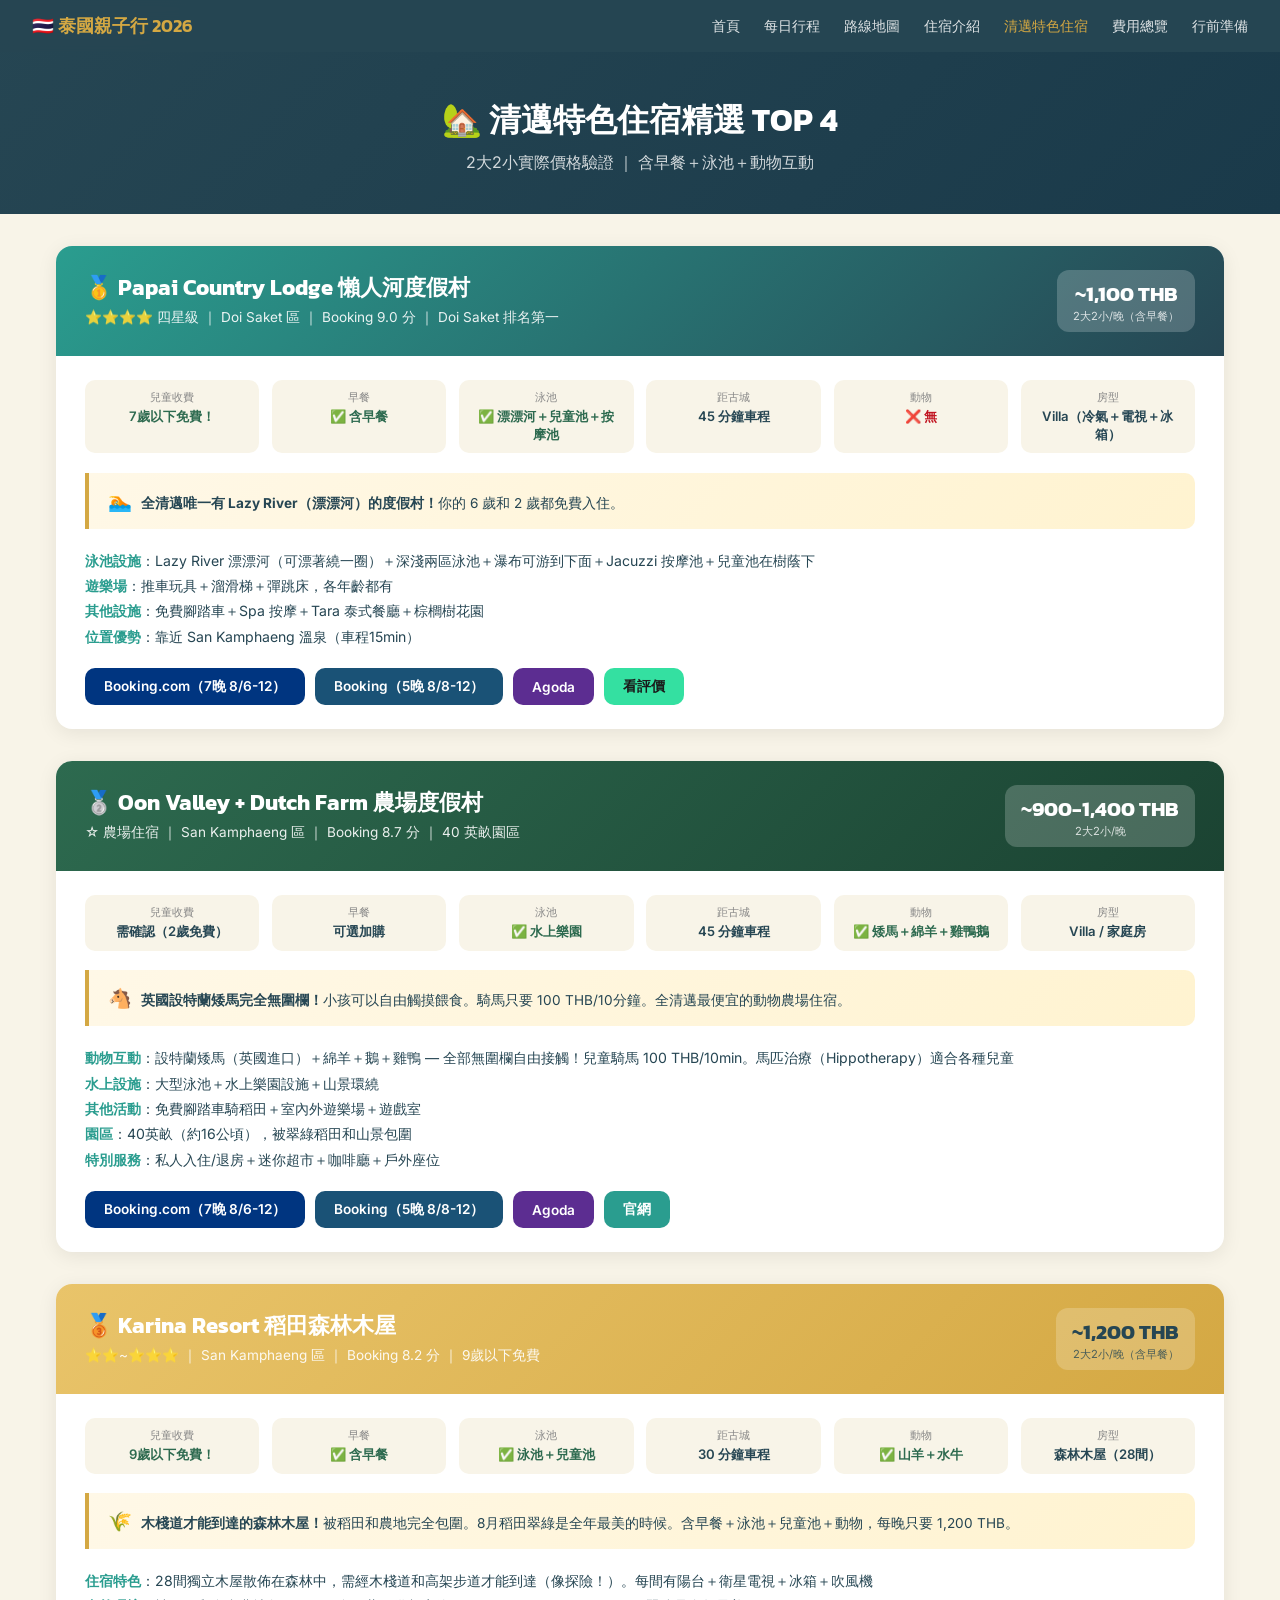
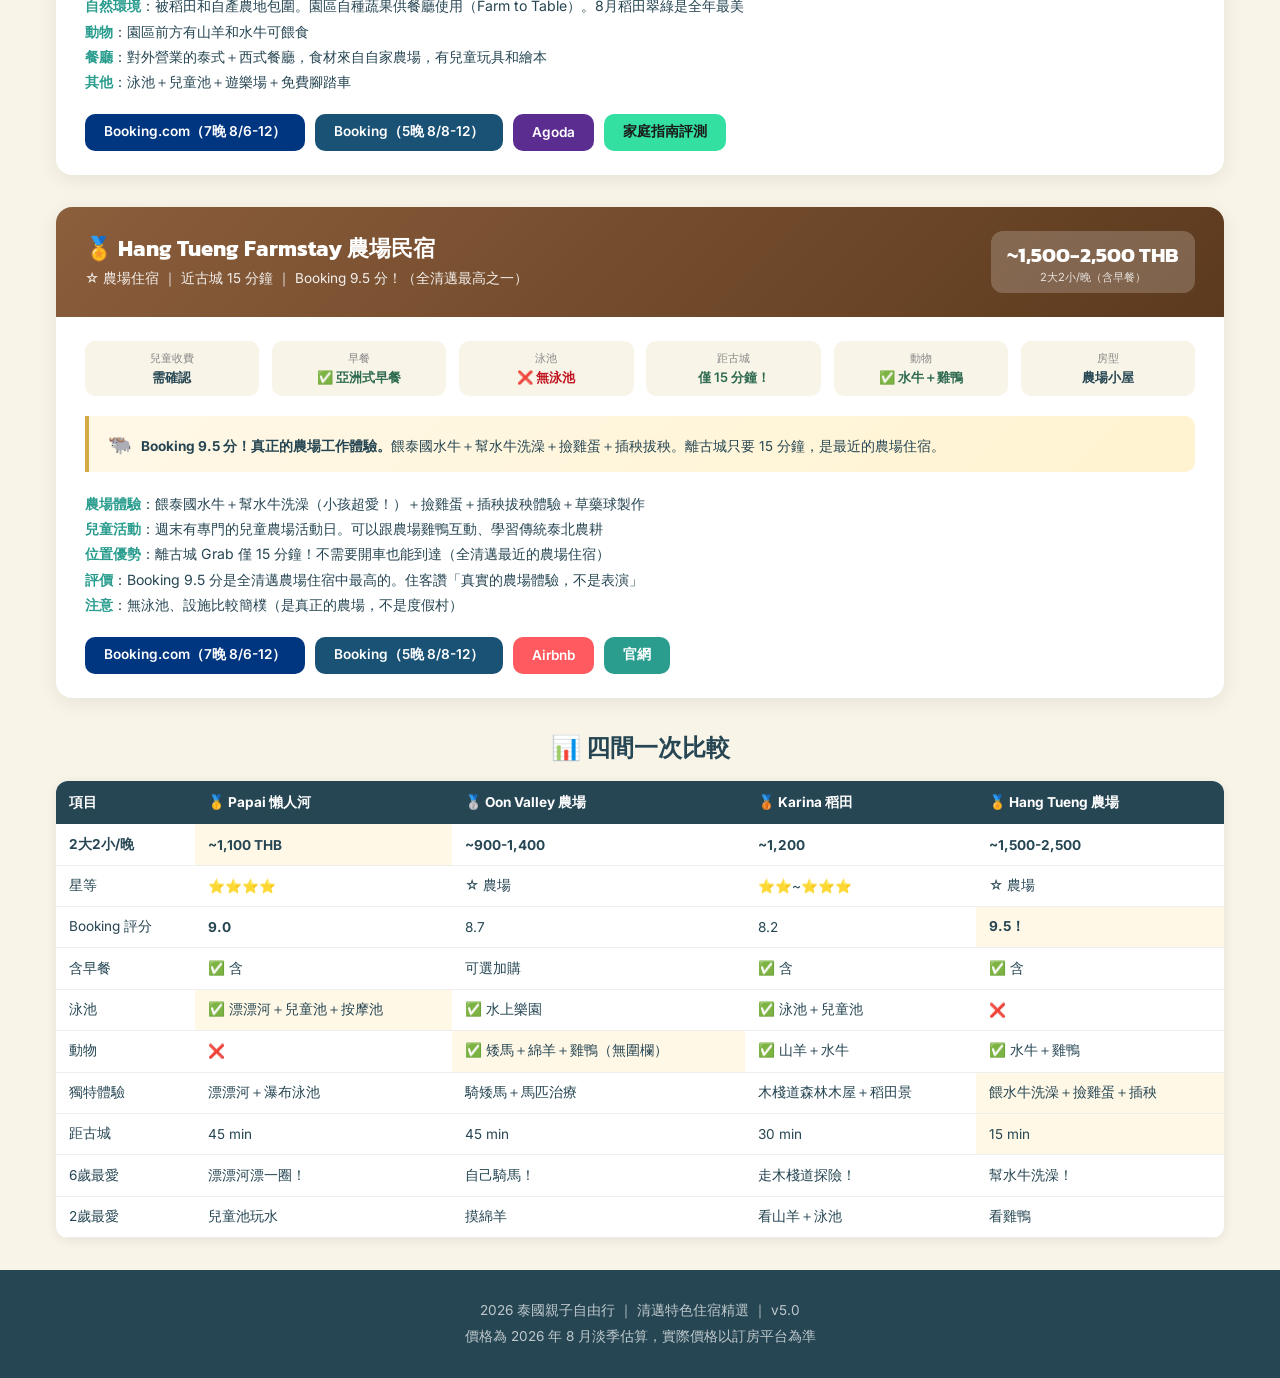
<file: cm-stays.html>
<!DOCTYPE html>
<html lang="zh-Hant">
<head>
    <meta charset="UTF-8">
    <meta name="viewport" content="width=device-width, initial-scale=1.0">
<meta name="robots" content="noindex, nofollow">
    <title>清邁特色住宿精選 — 2026 泰國親子自由行</title>
    <link href="https://fonts.googleapis.com/css2?family=Kanit:wght@300;400;500;600;700&family=Inter:wght@300;400;500;600&display=swap" rel="stylesheet">
    <style>
        :root {
            --gold: #D4A843;
            --teal: #2A9D8F;
            --deep-purple: #264653;
            --warm-white: #F8F4E8;
        }
        * { margin: 0; padding: 0; box-sizing: border-box; }
        body { font-family: 'Inter', 'Kanit', sans-serif; background: var(--warm-white); color: var(--deep-purple); }

        .nav {
            position: fixed; top: 0; left: 0; right: 0; z-index: 1000;
            background: rgba(38, 70, 83, 0.95); backdrop-filter: blur(10px);
            padding: 0.8rem 2rem; display: flex; justify-content: space-between; align-items: center;
        }
        .nav-brand { font-family: 'Kanit'; color: var(--gold); font-size: 1.1rem; font-weight: 600; text-decoration: none; }
        .nav-links { display: flex; gap: 1.5rem; list-style: none; }
        .nav-links a { color: rgba(255,255,255,0.85); text-decoration: none; font-size: 0.9rem; }
        .nav-links a:hover, .nav-links a.active { color: var(--gold); }

        .hero {
            padding: 6rem 2rem 2.5rem; text-align: center;
            background: linear-gradient(135deg, var(--deep-purple) 0%, #1a3a4a 100%); color: white;
        }
        .hero h1 { font-family: 'Kanit'; font-size: 2rem; margin-bottom: 0.5rem; }
        .hero p { opacity: 0.8; font-size: 1rem; }

        .cards { max-width: 1200px; margin: 2rem auto; padding: 0 1rem; display: grid; gap: 2rem; }

        .card {
            background: white; border-radius: 16px; overflow: hidden;
            box-shadow: 0 4px 20px rgba(0,0,0,0.08);
            transition: transform 0.3s, box-shadow 0.3s;
        }
        .card:hover { transform: translateY(-4px); box-shadow: 0 8px 32px rgba(0,0,0,0.15); }

        .card-header {
            padding: 1.5rem 1.8rem; color: white;
            display: flex; justify-content: space-between; align-items: flex-start;
        }
        .card-header h2 { font-family: 'Kanit'; font-size: 1.4rem; margin-bottom: 0.3rem; }
        .card-header .subtitle { font-size: 0.85rem; opacity: 0.9; }
        .card-header .price-badge {
            background: rgba(255,255,255,0.2); padding: 0.5rem 1rem; border-radius: 12px;
            text-align: center; white-space: nowrap;
        }
        .card-header .price-badge .amount { font-family: 'Kanit'; font-size: 1.3rem; font-weight: 700; }
        .card-header .price-badge .unit { font-size: 0.7rem; opacity: 0.8; }

        .card-body { padding: 1.5rem 1.8rem; }

        .info-grid {
            display: grid; grid-template-columns: repeat(auto-fit, minmax(140px, 1fr));
            gap: 0.8rem; margin-bottom: 1.2rem;
        }
        .info-item {
            background: var(--warm-white); padding: 0.6rem 0.8rem; border-radius: 10px;
            font-size: 0.82rem; text-align: center;
        }
        .info-item .label { color: #888; font-size: 0.7rem; margin-bottom: 0.2rem; }
        .info-item .value { font-weight: 600; color: var(--deep-purple); }
        .info-item .value.green { color: #2D6A4F; }
        .info-item .value.red { color: #C1121F; }

        .features {
            margin-bottom: 1.2rem; line-height: 1.8; font-size: 0.88rem;
        }
        .features strong { color: var(--teal); }

        .highlight-box {
            background: linear-gradient(135deg, #FFF8E7, #FFF3D0); border-left: 4px solid var(--gold);
            padding: 1rem 1.2rem; border-radius: 0 10px 10px 0; margin-bottom: 1.2rem;
            font-size: 0.85rem;
        }
        .highlight-box .emoji { font-size: 1.2rem; margin-right: 0.3rem; }

        .booking-links {
            display: flex; flex-wrap: wrap; gap: 0.6rem;
        }
        .btn {
            display: inline-flex; align-items: center; gap: 0.4rem;
            padding: 0.6rem 1.2rem; border-radius: 10px; text-decoration: none;
            font-size: 0.85rem; font-weight: 600; transition: all 0.2s;
        }
        .btn-booking { background: #003580; color: white; }
        .btn-booking:hover { background: #00224f; }
        .btn-agoda { background: #5C2D91; color: white; }
        .btn-agoda:hover { background: #3d1d61; }
        .btn-official { background: var(--teal); color: white; }
        .btn-official:hover { background: #1f7a6f; }
        .btn-airbnb { background: #FF5A5F; color: white; }
        .btn-airbnb:hover { background: #d94449; }
        .btn-tripadvisor { background: #34E0A1; color: #1a1a1a; }
        .btn-tripadvisor:hover { background: #28c48c; }

        .ranking-badge {
            position: absolute; top: -8px; left: -8px; width: 48px; height: 48px;
            border-radius: 50%; display: flex; align-items: center; justify-content: center;
            font-size: 1.5rem; box-shadow: 0 2px 8px rgba(0,0,0,0.2);
        }

        .compare-table { max-width: 1200px; margin: 2rem auto; padding: 0 1rem; }
        .compare-table h2 { font-family: 'Kanit'; text-align: center; margin-bottom: 1rem; color: var(--deep-purple); }
        .table-wrap { overflow-x: auto; border-radius: 12px; box-shadow: 0 2px 12px rgba(0,0,0,0.08); }
        table { width: 100%; border-collapse: collapse; background: white; font-size: 0.85rem; }
        th { background: var(--deep-purple); color: white; padding: 0.8rem; text-align: left; position: sticky; top: 0; }
        td { padding: 0.7rem 0.8rem; border-bottom: 1px solid #eee; }
        tr:hover td { background: #f8f4e8; }
        .winner { background: #FFF8E7 !important; }

        .footer {
            background: var(--deep-purple); color: rgba(255,255,255,0.7);
            text-align: center; padding: 2rem; font-size: 0.85rem; margin-top: 2rem;
        }

        @media (max-width: 768px) {
            .nav-links { display: none; }
            .card-header { flex-direction: column; gap: 0.8rem; }
            .card-header .price-badge { align-self: flex-start; }
            .info-grid { grid-template-columns: repeat(2, 1fr); }
            .hero h1 { font-size: 1.5rem; }
        }
    </style>
</head>
<body>

<nav class="nav">
    <a href="index.html" class="nav-brand">🇹🇭 泰國親子行 2026</a>
    <ul class="nav-links">
        <li><a href="index.html">首頁</a></li>
        <li><a href="itinerary.html">每日行程</a></li>
        <li><a href="map.html">路線地圖</a></li>
        <li><a href="hotels.html">住宿介紹</a></li>
        <li><a href="cm-stays.html" class="active">清邁特色住宿</a></li>
        <li><a href="costs.html">費用總覽</a></li>
        <li><a href="checklist.html">行前準備</a></li>
    </ul>
</nav>

<header class="hero">
    <h1>🏡 清邁特色住宿精選 TOP 4</h1>
    <p>2大2小實際價格驗證 ｜ 含早餐＋泳池＋動物互動</p>
</header>

<div class="cards">

    <!-- 1. Papai Country Lodge -->
    <div class="card" id="papai">
        <div class="card-header" style="background: linear-gradient(135deg, #2A9D8F, #264653);">
            <div>
                <h2>🥇 Papai Country Lodge 懶人河度假村</h2>
                <div class="subtitle">⭐⭐⭐⭐ 四星級 ｜ Doi Saket 區 ｜ Booking 9.0 分 ｜ Doi Saket 排名第一</div>
            </div>
            <div class="price-badge">
                <div class="amount">~1,100 THB</div>
                <div class="unit">2大2小/晚（含早餐）</div>
            </div>
        </div>
        <div class="card-body">
            <div class="info-grid">
                <div class="info-item"><div class="label">兒童收費</div><div class="value green">7歲以下免費！</div></div>
                <div class="info-item"><div class="label">早餐</div><div class="value green">✅ 含早餐</div></div>
                <div class="info-item"><div class="label">泳池</div><div class="value green">✅ 漂漂河＋兒童池＋按摩池</div></div>
                <div class="info-item"><div class="label">距古城</div><div class="value">45 分鐘車程</div></div>
                <div class="info-item"><div class="label">動物</div><div class="value red">❌ 無</div></div>
                <div class="info-item"><div class="label">房型</div><div class="value">Villa（冷氣＋電視＋冰箱）</div></div>
            </div>

            <div class="highlight-box">
                <span class="emoji">🏊</span> <strong>全清邁唯一有 Lazy River（漂漂河）的度假村！</strong>你的 6 歲和 2 歲都免費入住。
            </div>

            <div class="features">
                <strong>泳池設施</strong>：Lazy River 漂漂河（可漂著繞一圈）＋深淺兩區泳池＋瀑布可游到下面＋Jacuzzi 按摩池＋兒童池在樹蔭下<br>
                <strong>遊樂場</strong>：推車玩具＋溜滑梯＋彈跳床，各年齡都有<br>
                <strong>其他設施</strong>：免費腳踏車＋Spa 按摩＋Tara 泰式餐廳＋棕櫚樹花園<br>
                <strong>位置優勢</strong>：靠近 San Kamphaeng 溫泉（車程15min）
            </div>

            <div class="booking-links">
                <a href="https://www.booking.com/hotel/th/papai-country-lodge.html?checkin=2026-08-06&checkout=2026-08-13&group_adults=2&group_children=2&age=6&age=2&no_rooms=1" target="_blank" class="btn btn-booking">Booking.com（7晚 8/6-12）</a>
                <a href="https://www.booking.com/hotel/th/papai-country-lodge.html?checkin=2026-08-08&checkout=2026-08-13&group_adults=2&group_children=2&age=6&age=2&no_rooms=1" target="_blank" class="btn btn-booking" style="background:#1a5276;">Booking（5晚 8/8-12）</a>
                <a href="https://www.agoda.com/papai-country-lodge/hotel/chiang-mai-th.html" target="_blank" class="btn btn-agoda">Agoda</a>
                <a href="https://www.tripadvisor.com/Hotel_Review-g1961657-d5043812-Reviews-Papai_Country_Lodge_Long_Stay-Doi_Saket.html" target="_blank" class="btn btn-tripadvisor">看評價</a>
            </div>
        </div>
    </div>

    <!-- 2. Oon Valley -->
    <div class="card" id="oon-valley">
        <div class="card-header" style="background: linear-gradient(135deg, #2D6A4F, #1B4332);">
            <div>
                <h2>🥈 Oon Valley + Dutch Farm 農場度假村</h2>
                <div class="subtitle">☆ 農場住宿 ｜ San Kamphaeng 區 ｜ Booking 8.7 分 ｜ 40 英畝園區</div>
            </div>
            <div class="price-badge">
                <div class="amount">~900-1,400 THB</div>
                <div class="unit">2大2小/晚</div>
            </div>
        </div>
        <div class="card-body">
            <div class="info-grid">
                <div class="info-item"><div class="label">兒童收費</div><div class="value">需確認（2歲免費）</div></div>
                <div class="info-item"><div class="label">早餐</div><div class="value">可選加購</div></div>
                <div class="info-item"><div class="label">泳池</div><div class="value green">✅ 水上樂園</div></div>
                <div class="info-item"><div class="label">距古城</div><div class="value">45 分鐘車程</div></div>
                <div class="info-item"><div class="label">動物</div><div class="value green">✅ 矮馬＋綿羊＋雞鴨鵝</div></div>
                <div class="info-item"><div class="label">房型</div><div class="value">Villa / 家庭房</div></div>
            </div>

            <div class="highlight-box">
                <span class="emoji">🐴</span> <strong>英國設特蘭矮馬完全無圍欄！</strong>小孩可以自由觸摸餵食。騎馬只要 100 THB/10分鐘。全清邁最便宜的動物農場住宿。
            </div>

            <div class="features">
                <strong>動物互動</strong>：設特蘭矮馬（英國進口）＋綿羊＋鵝＋雞鴨 — 全部無圍欄自由接觸！兒童騎馬 100 THB/10min。馬匹治療（Hippotherapy）適合各種兒童<br>
                <strong>水上設施</strong>：大型泳池＋水上樂園設施＋山景環繞<br>
                <strong>其他活動</strong>：免費腳踏車騎稻田＋室內外遊樂場＋遊戲室<br>
                <strong>園區</strong>：40英畝（約16公頃），被翠綠稻田和山景包圍<br>
                <strong>特別服務</strong>：私人入住/退房＋迷你超市＋咖啡廳＋戶外座位
            </div>

            <div class="booking-links">
                <a href="https://www.booking.com/hotel/th/oon-valley-farm-stay.html?checkin=2026-08-06&checkout=2026-08-13&group_adults=2&group_children=2&age=6&age=2&no_rooms=1" target="_blank" class="btn btn-booking">Booking.com（7晚 8/6-12）</a>
                <a href="https://www.booking.com/hotel/th/oon-valley-farm-stay.html?checkin=2026-08-08&checkout=2026-08-13&group_adults=2&group_children=2&age=6&age=2&no_rooms=1" target="_blank" class="btn btn-booking" style="background:#1a5276;">Booking（5晚 8/8-12）</a>
                <a href="https://www.agoda.com/oon-valley-farm-stay/hotel/lampang-th.html" target="_blank" class="btn btn-agoda">Agoda</a>
                <a href="https://www.oonvalleyfarmstay.com/en/" target="_blank" class="btn btn-official">官網</a>
            </div>
        </div>
    </div>

    <!-- 3. Karina Resort -->
    <div class="card" id="karina">
        <div class="card-header" style="background: linear-gradient(135deg, #E9C46A, #D4A843);">
            <div>
                <h2>🥉 Karina Resort 稻田森林木屋</h2>
                <div class="subtitle">⭐⭐~⭐⭐⭐ ｜ San Kamphaeng 區 ｜ Booking 8.2 分 ｜ 9歲以下免費</div>
            </div>
            <div class="price-badge">
                <div class="amount" style="color: var(--deep-purple);">~1,200 THB</div>
                <div class="unit" style="color: var(--deep-purple);">2大2小/晚（含早餐）</div>
            </div>
        </div>
        <div class="card-body">
            <div class="info-grid">
                <div class="info-item"><div class="label">兒童收費</div><div class="value green">9歲以下免費！</div></div>
                <div class="info-item"><div class="label">早餐</div><div class="value green">✅ 含早餐</div></div>
                <div class="info-item"><div class="label">泳池</div><div class="value green">✅ 泳池＋兒童池</div></div>
                <div class="info-item"><div class="label">距古城</div><div class="value">30 分鐘車程</div></div>
                <div class="info-item"><div class="label">動物</div><div class="value green">✅ 山羊＋水牛</div></div>
                <div class="info-item"><div class="label">房型</div><div class="value">森林木屋（28間）</div></div>
            </div>

            <div class="highlight-box">
                <span class="emoji">🌾</span> <strong>木棧道才能到達的森林木屋！</strong>被稻田和農地完全包圍。8月稻田翠綠是全年最美的時候。含早餐＋泳池＋兒童池＋動物，每晚只要 1,200 THB。
            </div>

            <div class="features">
                <strong>住宿特色</strong>：28間獨立木屋散佈在森林中，需經木棧道和高架步道才能到達（像探險！）。每間有陽台＋衛星電視＋冰箱＋吹風機<br>
                <strong>自然環境</strong>：被稻田和自產農地包圍。園區自種蔬果供餐廳使用（Farm to Table）。8月稻田翠綠是全年最美<br>
                <strong>動物</strong>：園區前方有山羊和水牛可餵食<br>
                <strong>餐廳</strong>：對外營業的泰式＋西式餐廳，食材來自自家農場，有兒童玩具和繪本<br>
                <strong>其他</strong>：泳池＋兒童池＋遊樂場＋免費腳踏車
            </div>

            <div class="booking-links">
                <a href="https://www.booking.com/hotel/th/karina-resort-chiang-mai-chiang-mai.html?checkin=2026-08-06&checkout=2026-08-13&group_adults=2&group_children=2&age=6&age=2&no_rooms=1" target="_blank" class="btn btn-booking">Booking.com（7晚 8/6-12）</a>
                <a href="https://www.booking.com/hotel/th/karina-resort-chiang-mai-chiang-mai.html?checkin=2026-08-08&checkout=2026-08-13&group_adults=2&group_children=2&age=6&age=2&no_rooms=1" target="_blank" class="btn btn-booking" style="background:#1a5276;">Booking（5晚 8/8-12）</a>
                <a href="https://www.agoda.com/karina-resort-chiang-mai_3/hotel/chiang-mai-th.html" target="_blank" class="btn btn-agoda">Agoda</a>
                <a href="https://chiangmaifamilyguide.com/family-friendly-karina-resort-chiang-mai/" target="_blank" class="btn btn-tripadvisor">家庭指南評測</a>
            </div>
        </div>
    </div>

    <!-- 4. Hang Tueng -->
    <div class="card" id="hang-tueng">
        <div class="card-header" style="background: linear-gradient(135deg, #8B5E3C, #5C3A1E);">
            <div>
                <h2>🏅 Hang Tueng Farmstay 農場民宿</h2>
                <div class="subtitle">☆ 農場住宿 ｜ 近古城 15 分鐘 ｜ Booking 9.5 分！（全清邁最高之一）</div>
            </div>
            <div class="price-badge">
                <div class="amount">~1,500-2,500 THB</div>
                <div class="unit">2大2小/晚（含早餐）</div>
            </div>
        </div>
        <div class="card-body">
            <div class="info-grid">
                <div class="info-item"><div class="label">兒童收費</div><div class="value">需確認</div></div>
                <div class="info-item"><div class="label">早餐</div><div class="value green">✅ 亞洲式早餐</div></div>
                <div class="info-item"><div class="label">泳池</div><div class="value red">❌ 無泳池</div></div>
                <div class="info-item"><div class="label">距古城</div><div class="value green">僅 15 分鐘！</div></div>
                <div class="info-item"><div class="label">動物</div><div class="value green">✅ 水牛＋雞鴨</div></div>
                <div class="info-item"><div class="label">房型</div><div class="value">農場小屋</div></div>
            </div>

            <div class="highlight-box">
                <span class="emoji">🐃</span> <strong>Booking 9.5 分！真正的農場工作體驗。</strong>餵泰國水牛＋幫水牛洗澡＋撿雞蛋＋插秧拔秧。離古城只要 15 分鐘，是最近的農場住宿。
            </div>

            <div class="features">
                <strong>農場體驗</strong>：餵泰國水牛＋幫水牛洗澡（小孩超愛！）＋撿雞蛋＋插秧拔秧體驗＋草藥球製作<br>
                <strong>兒童活動</strong>：週末有專門的兒童農場活動日。可以跟農場雞鴨互動、學習傳統泰北農耕<br>
                <strong>位置優勢</strong>：離古城 Grab 僅 15 分鐘！不需要開車也能到達（全清邁最近的農場住宿）<br>
                <strong>評價</strong>：Booking 9.5 分是全清邁農場住宿中最高的。住客讚「真實的農場體驗，不是表演」<br>
                <strong>注意</strong>：無泳池、設施比較簡樸（是真正的農場，不是度假村）
            </div>

            <div class="booking-links">
                <a href="https://www.booking.com/hotel/th/etan-hangtueng-baan-iiaetn-aehngtueng.html?checkin=2026-08-06&checkout=2026-08-13&group_adults=2&group_children=2&age=6&age=2&no_rooms=1" target="_blank" class="btn btn-booking">Booking.com（7晚 8/6-12）</a>
                <a href="https://www.booking.com/hotel/th/etan-hangtueng-baan-iiaetn-aehngtueng.html?checkin=2026-08-08&checkout=2026-08-13&group_adults=2&group_children=2&age=6&age=2&no_rooms=1" target="_blank" class="btn btn-booking" style="background:#1a5276;">Booking（5晚 8/8-12）</a>
                <a href="https://www.airbnb.com/rooms/811878635077156089" target="_blank" class="btn btn-airbnb">Airbnb</a>
                <a href="https://www.hangtuengfarm.com/" target="_blank" class="btn btn-official">官網</a>
            </div>
        </div>
    </div>

</div>

<!-- Comparison Table -->
<div class="compare-table">
    <h2>📊 四間一次比較</h2>
    <div class="table-wrap">
        <table>
            <thead>
                <tr>
                    <th>項目</th>
                    <th>🥇 Papai 懶人河</th>
                    <th>🥈 Oon Valley 農場</th>
                    <th>🥉 Karina 稻田</th>
                    <th>🏅 Hang Tueng 農場</th>
                </tr>
            </thead>
            <tbody>
                <tr>
                    <td><strong>2大2小/晚</strong></td>
                    <td class="winner"><strong>~1,100 THB</strong></td>
                    <td><strong>~900-1,400</strong></td>
                    <td><strong>~1,200</strong></td>
                    <td><strong>~1,500-2,500</strong></td>
                </tr>
                <tr>
                    <td>星等</td>
                    <td>⭐⭐⭐⭐</td>
                    <td>☆ 農場</td>
                    <td>⭐⭐~⭐⭐⭐</td>
                    <td>☆ 農場</td>
                </tr>
                <tr>
                    <td>Booking 評分</td>
                    <td><strong>9.0</strong></td>
                    <td>8.7</td>
                    <td>8.2</td>
                    <td class="winner"><strong>9.5！</strong></td>
                </tr>
                <tr>
                    <td>含早餐</td>
                    <td>✅ 含</td>
                    <td>可選加購</td>
                    <td>✅ 含</td>
                    <td>✅ 含</td>
                </tr>
                <tr>
                    <td>泳池</td>
                    <td class="winner">✅ 漂漂河＋兒童池＋按摩池</td>
                    <td>✅ 水上樂園</td>
                    <td>✅ 泳池＋兒童池</td>
                    <td>❌</td>
                </tr>
                <tr>
                    <td>動物</td>
                    <td>❌</td>
                    <td class="winner">✅ 矮馬＋綿羊＋雞鴨（無圍欄）</td>
                    <td>✅ 山羊＋水牛</td>
                    <td>✅ 水牛＋雞鴨</td>
                </tr>
                <tr>
                    <td>獨特體驗</td>
                    <td>漂漂河＋瀑布泳池</td>
                    <td>騎矮馬＋馬匹治療</td>
                    <td>木棧道森林木屋＋稻田景</td>
                    <td class="winner">餵水牛洗澡＋撿雞蛋＋插秧</td>
                </tr>
                <tr>
                    <td>距古城</td>
                    <td>45 min</td>
                    <td>45 min</td>
                    <td>30 min</td>
                    <td class="winner">15 min</td>
                </tr>
                <tr>
                    <td>6歲最愛</td>
                    <td>漂漂河漂一圈！</td>
                    <td>自己騎馬！</td>
                    <td>走木棧道探險！</td>
                    <td>幫水牛洗澡！</td>
                </tr>
                <tr>
                    <td>2歲最愛</td>
                    <td>兒童池玩水</td>
                    <td>摸綿羊</td>
                    <td>看山羊＋泳池</td>
                    <td>看雞鴨</td>
                </tr>
            </tbody>
        </table>
    </div>
</div>

<footer class="footer">
    <p>2026 泰國親子自由行 ｜ 清邁特色住宿精選 ｜ v5.0</p>
    <p style="margin-top: 0.5rem;">價格為 2026 年 8 月淡季估算，實際價格以訂房平台為準</p>
</footer>

</body>
</html>
</file>
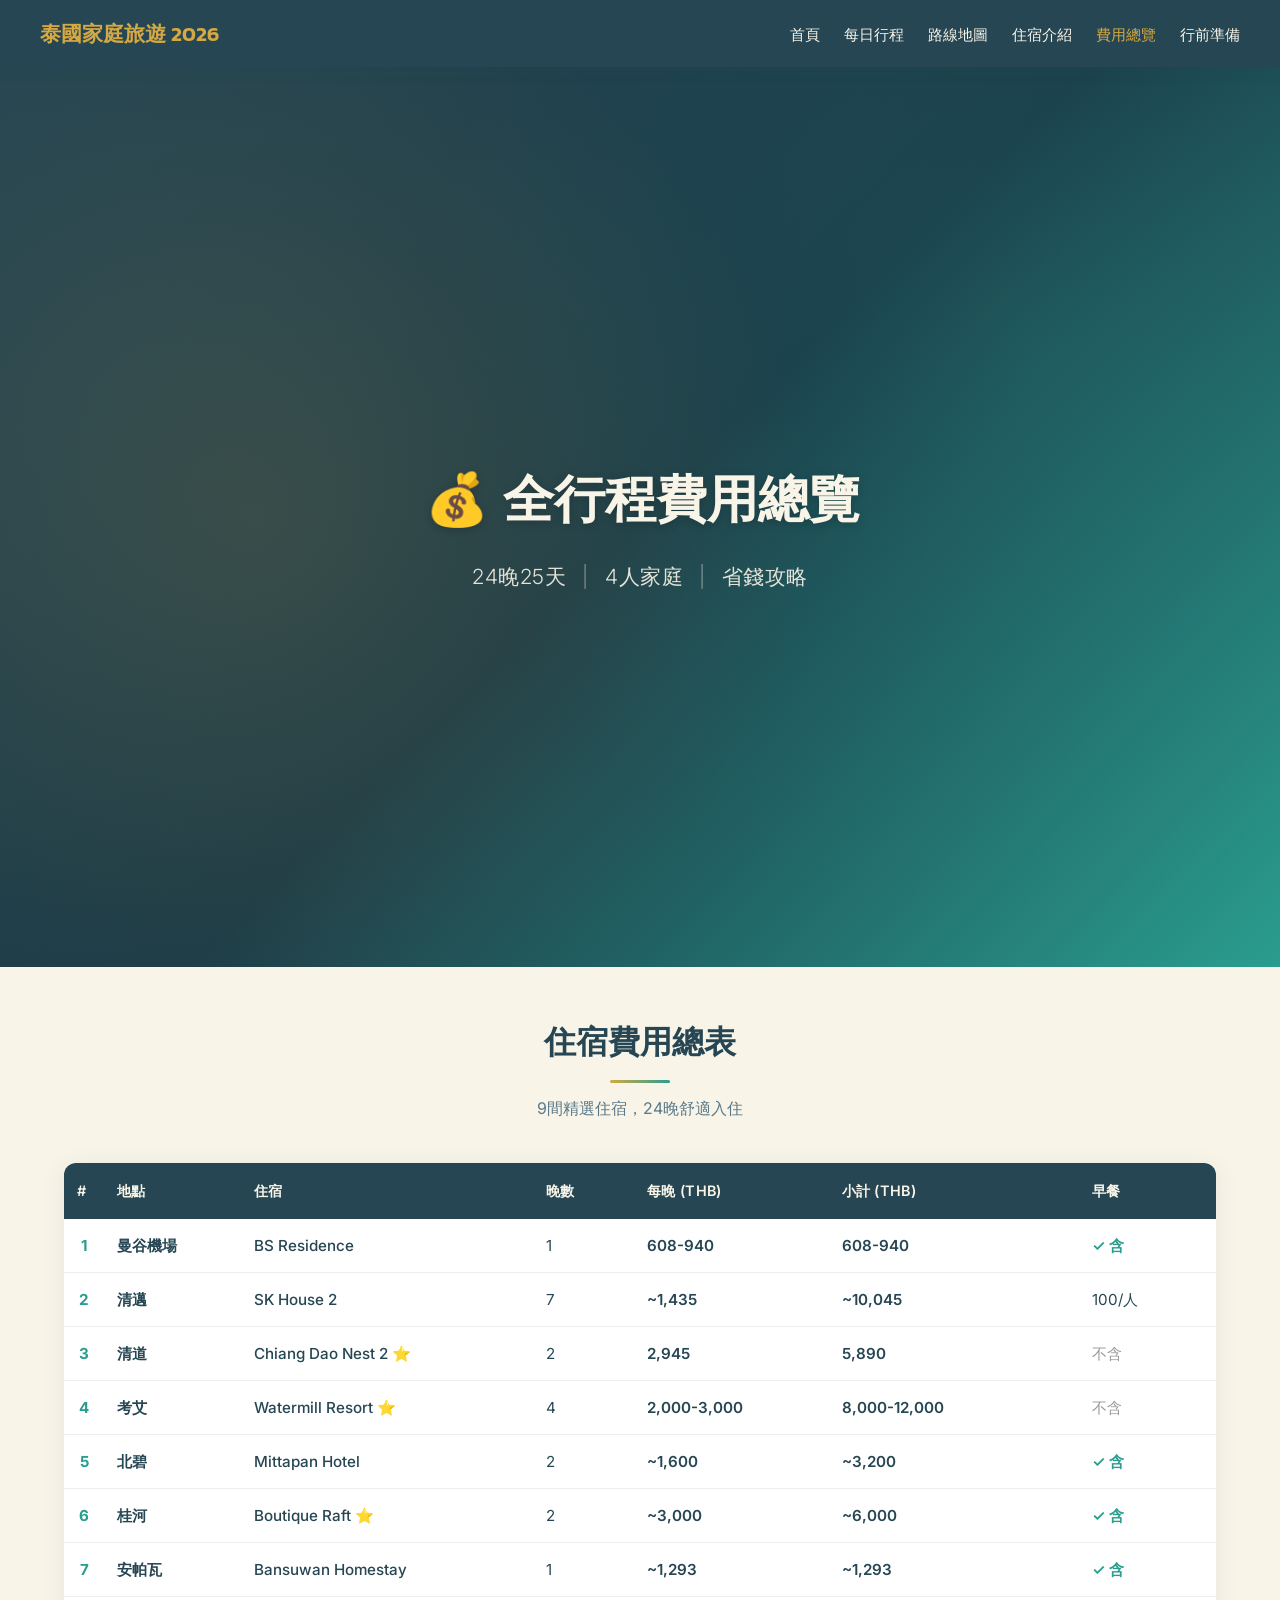
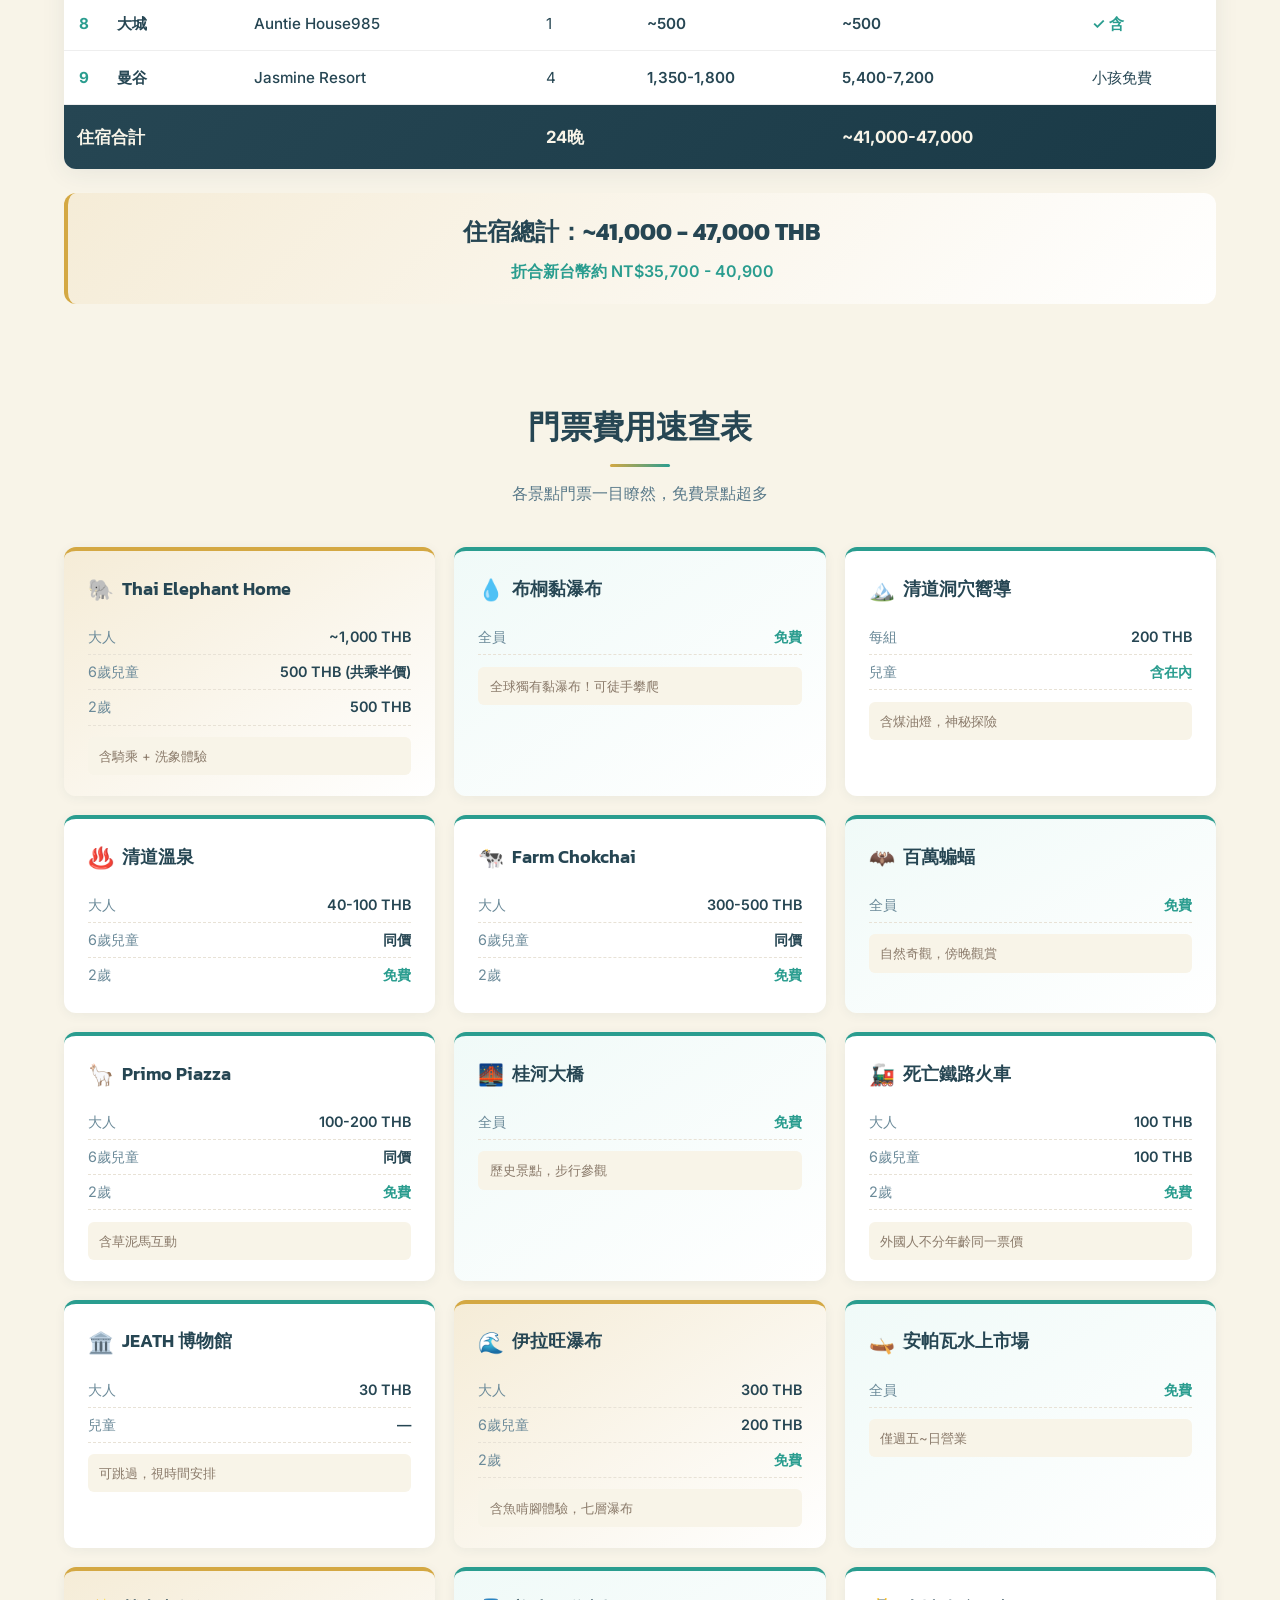
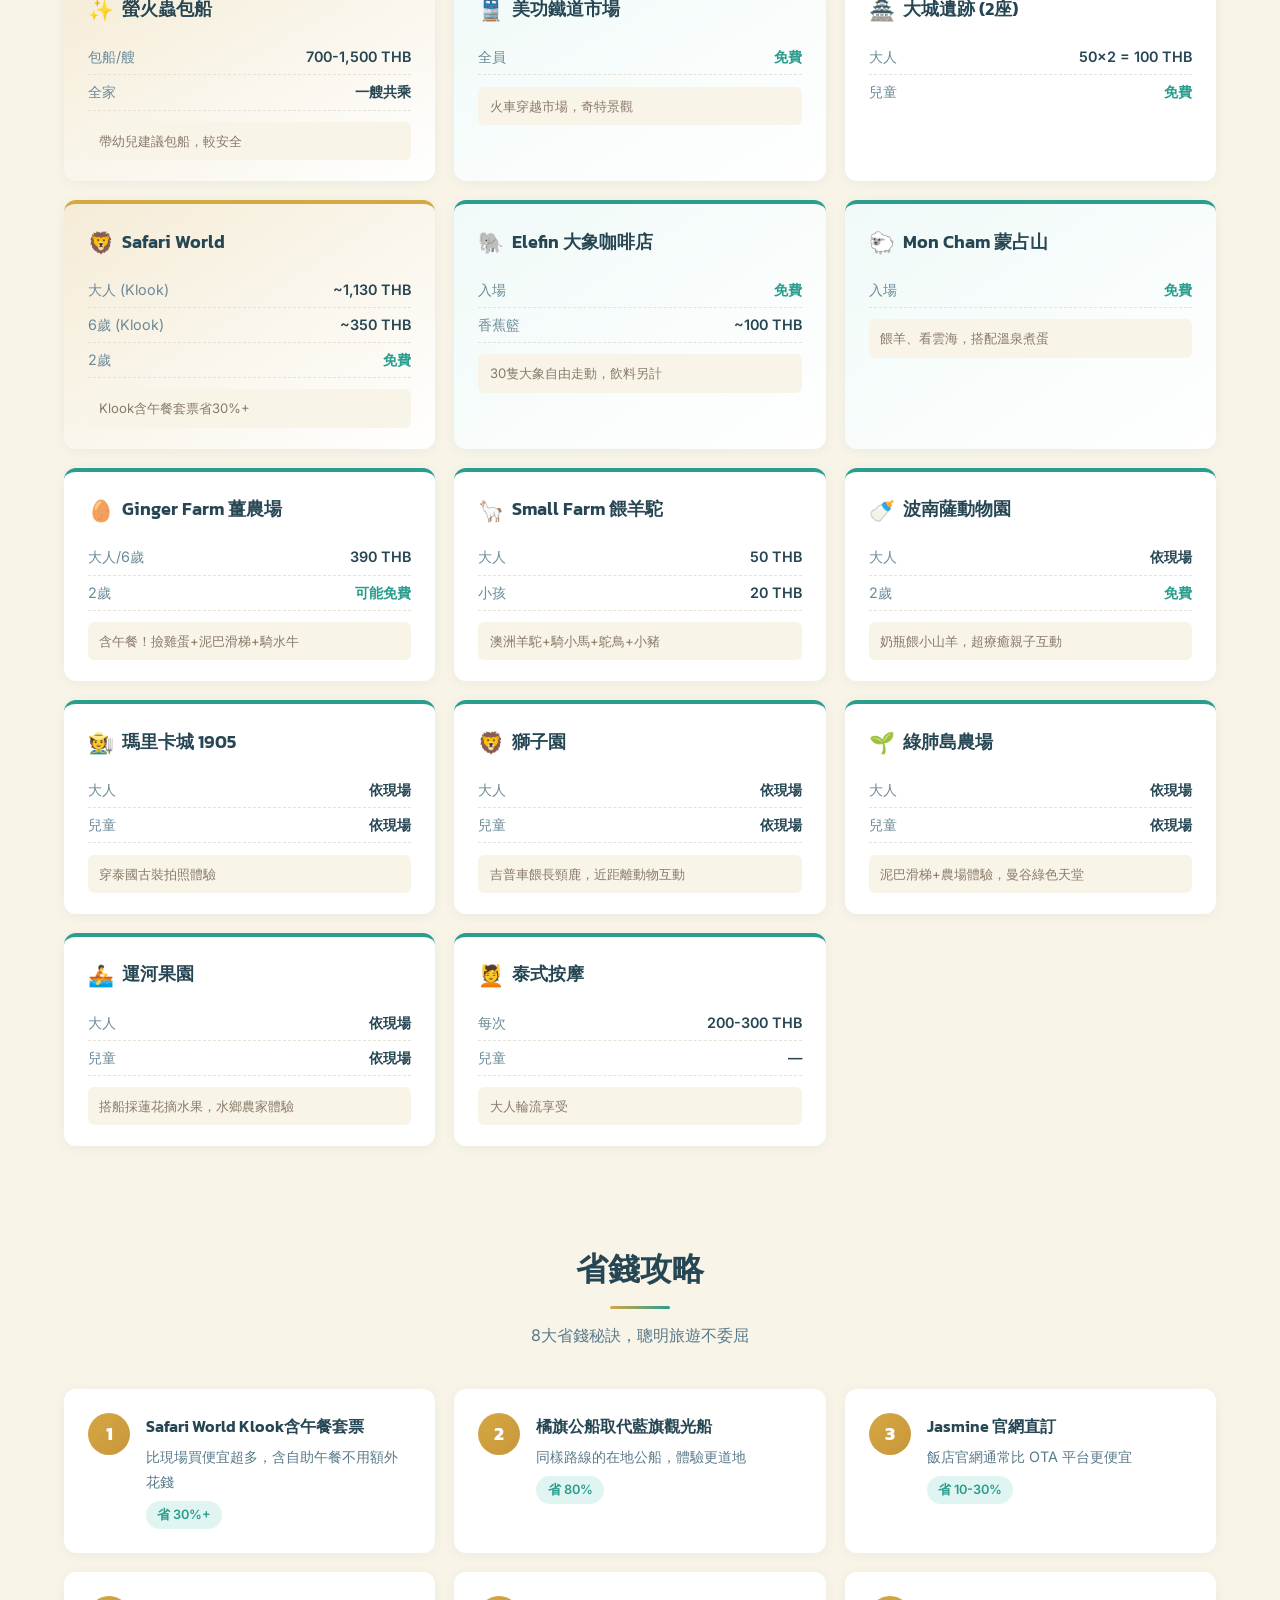
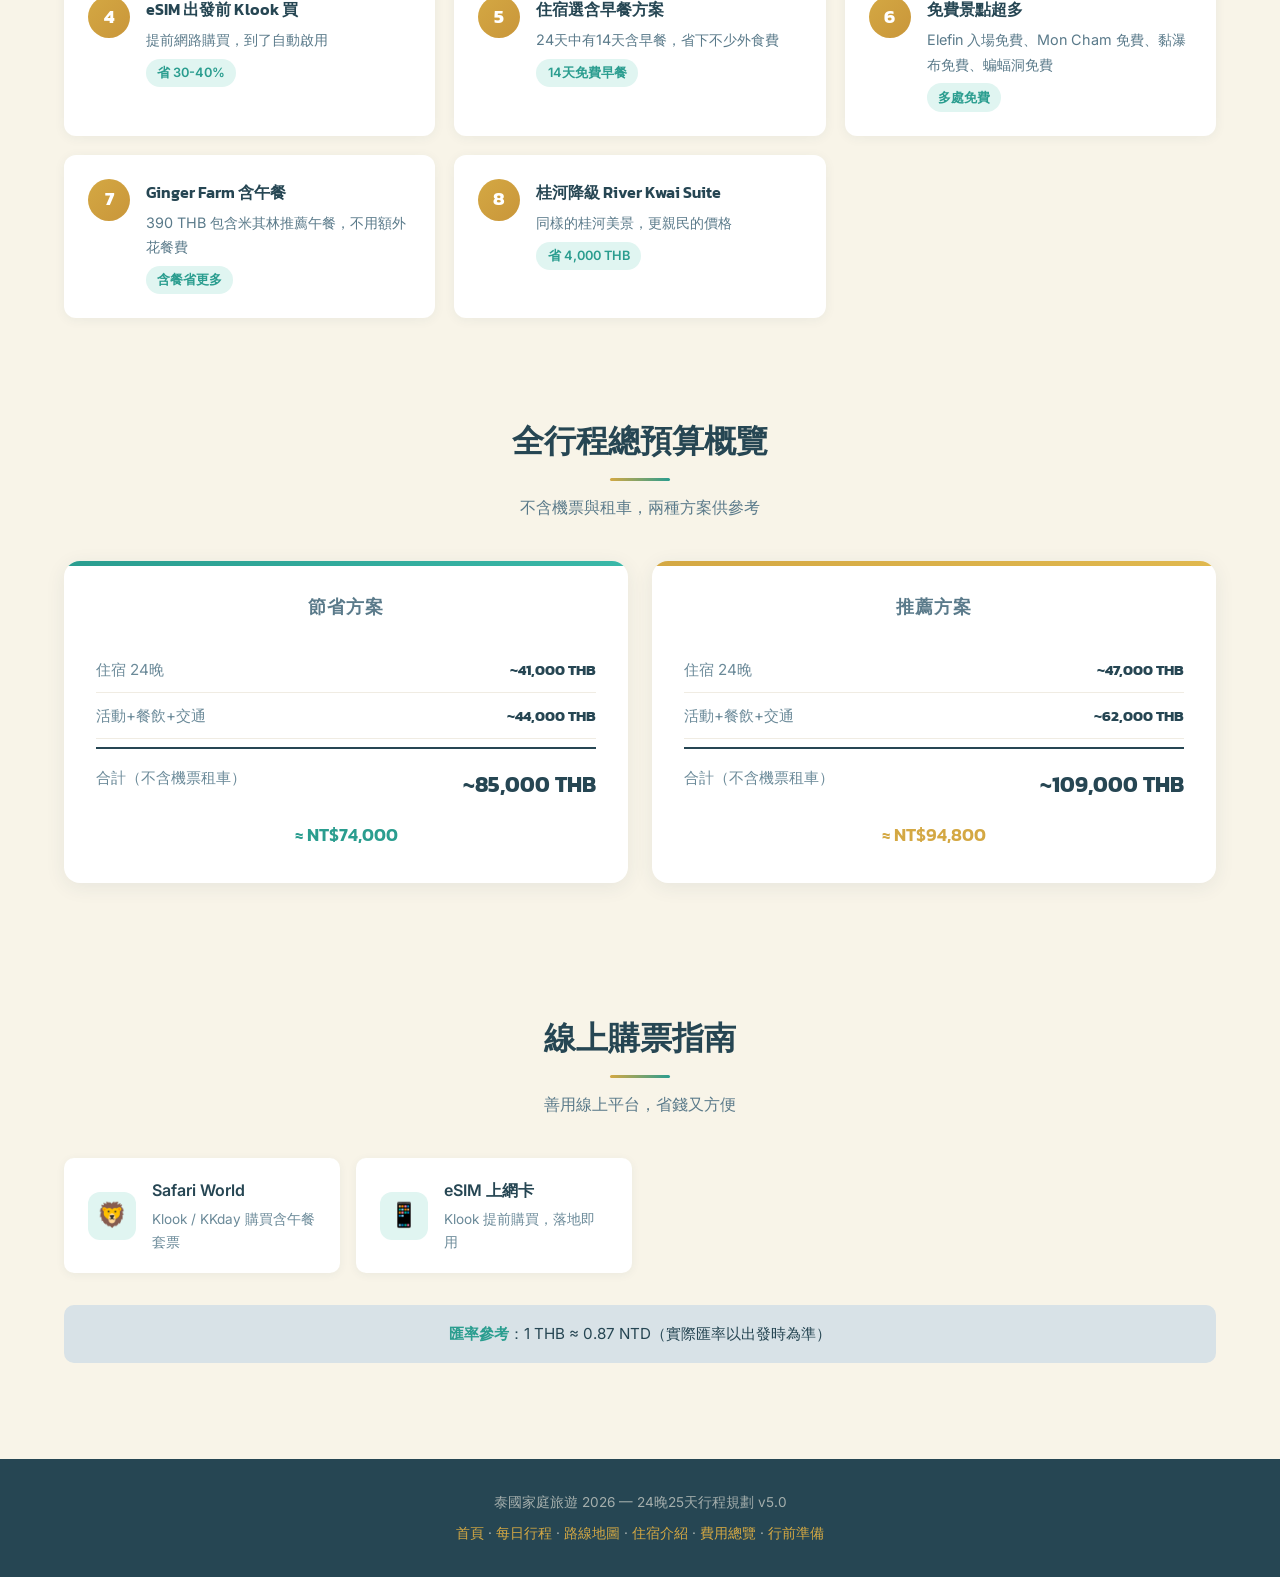
<file: costs.html>
<!DOCTYPE html>
<html lang="zh-TW">
<head>
    <meta charset="UTF-8">
    <meta name="viewport" content="width=device-width, initial-scale=1.0">
<meta name="robots" content="noindex, nofollow">
    <title>費用總覽 - 2026 泰國親子自由行</title>
    <link rel="preconnect" href="https://fonts.googleapis.com">
    <link rel="preconnect" href="https://fonts.gstatic.com" crossorigin>
    <link href="https://fonts.googleapis.com/css2?family=Inter:wght@300;400;500;600;700&family=Kanit:wght@300;400;500;600;700&display=swap" rel="stylesheet">
    <link rel="stylesheet" href="css/style.css">
    <style>
        /* ===== Page-specific styles for costs.html ===== */
        :root {
            --gold: #D4A843;
            --teal: #2A9D8F;
            --deep-purple: #264653;
            --warm-white: #F8F4E8;
            --gold-light: #F5ECD7;
            --teal-light: #E0F5F1;
            --purple-light: #D8E2E7;
            --danger: #E76F51;
            --success: #2A9D8F;
        }

        * {
            margin: 0;
            padding: 0;
            box-sizing: border-box;
        }

        body {
            font-family: 'Inter', 'Kanit', sans-serif;
            background-color: var(--warm-white);
            color: var(--deep-purple);
            line-height: 1.7;
        }

        /* ----- Navigation ----- */
        .site-nav {
            background: var(--deep-purple);
            padding: 1rem 2rem;
            position: sticky;
            top: 0;
            z-index: 100;
            box-shadow: 0 2px 12px rgba(38, 70, 83, 0.3);
        }

        .nav-inner {
            max-width: 1200px;
            margin: 0 auto;
            display: flex;
            align-items: center;
            justify-content: space-between;
            flex-wrap: wrap;
            gap: 0.5rem;
        }

        .nav-logo {
            font-family: 'Kanit', sans-serif;
            font-size: 1.3rem;
            font-weight: 600;
            color: var(--gold);
            text-decoration: none;
        }

        .nav-links {
            display: flex;
            gap: 1.5rem;
            list-style: none;
            flex-wrap: wrap;
        }

        .nav-links a {
            color: var(--warm-white);
            text-decoration: none;
            font-size: 0.95rem;
            font-weight: 500;
            transition: color 0.2s;
            padding: 0.3rem 0;
        }

        .nav-links a:hover,
        .nav-links a.active {
            color: var(--gold);
        }

        /* ----- Hero Section ----- */
        .hero {
            background: linear-gradient(135deg, var(--deep-purple) 0%, #1a3a47 50%, var(--teal) 100%);
            color: var(--warm-white);
            text-align: center;
            padding: 5rem 2rem 4rem;
            position: relative;
            overflow: hidden;
        }

        .hero::before {
            content: '';
            position: absolute;
            inset: 0;
            background:
                radial-gradient(circle at 20% 50%, rgba(212, 168, 67, 0.15) 0%, transparent 50%),
                radial-gradient(circle at 80% 30%, rgba(42, 157, 143, 0.15) 0%, transparent 50%);
        }

        .hero-content {
            position: relative;
            z-index: 1;
            max-width: 800px;
            margin: 0 auto;
        }

        .hero h1 {
            font-family: 'Kanit', sans-serif;
            font-size: clamp(2rem, 5vw, 3.2rem);
            font-weight: 700;
            margin-bottom: 1rem;
            text-shadow: 0 2px 8px rgba(0, 0, 0, 0.2);
        }

        .hero h1 .icon {
            display: inline-block;
            margin: 0 0.3rem;
        }

        .hero .subtitle {
            font-size: clamp(1rem, 2.5vw, 1.3rem);
            font-weight: 300;
            opacity: 0.9;
            letter-spacing: 0.5px;
        }

        .hero .subtitle .divider {
            display: inline-block;
            margin: 0 0.6rem;
            opacity: 0.5;
        }

        /* ----- Section Layout ----- */
        .section {
            max-width: 1200px;
            margin: 0 auto;
            padding: 3rem 1.5rem;
        }

        .section-header {
            text-align: center;
            margin-bottom: 2.5rem;
        }

        .section-header h2 {
            font-family: 'Kanit', sans-serif;
            font-size: clamp(1.5rem, 3.5vw, 2rem);
            color: var(--deep-purple);
            position: relative;
            display: inline-block;
            padding-bottom: 0.8rem;
        }

        .section-header h2::after {
            content: '';
            position: absolute;
            bottom: 0;
            left: 50%;
            transform: translateX(-50%);
            width: 60px;
            height: 3px;
            background: linear-gradient(90deg, var(--gold), var(--teal));
            border-radius: 2px;
        }

        .section-header p {
            margin-top: 0.8rem;
            color: #5a7a8a;
            font-size: 1rem;
        }

        /* ----- Accommodation Table ----- */
        .table-wrapper {
            overflow-x: auto;
            -webkit-overflow-scrolling: touch;
            border-radius: 12px;
            box-shadow: 0 4px 24px rgba(38, 70, 83, 0.08);
            background: #fff;
        }

        .cost-table {
            width: 100%;
            border-collapse: collapse;
            min-width: 780px;
            font-size: 0.95rem;
        }

        .cost-table thead {
            background: var(--deep-purple);
            color: var(--warm-white);
        }

        .cost-table thead th {
            padding: 1rem 0.8rem;
            font-weight: 600;
            text-align: left;
            white-space: nowrap;
            font-size: 0.9rem;
            letter-spacing: 0.3px;
        }

        .cost-table tbody tr {
            border-bottom: 1px solid #eee;
            transition: background 0.15s;
        }

        .cost-table tbody tr:hover {
            background: var(--gold-light);
        }

        .cost-table tbody td {
            padding: 0.85rem 0.8rem;
            vertical-align: middle;
        }

        .cost-table .row-num {
            font-weight: 700;
            color: var(--teal);
            text-align: center;
            width: 40px;
        }

        .cost-table .location {
            font-weight: 600;
            color: var(--deep-purple);
        }

        .cost-table .hotel-name {
            font-weight: 500;
        }

        .cost-table .star {
            color: var(--gold);
        }

        .cost-table .price {
            font-weight: 600;
            color: var(--deep-purple);
            white-space: nowrap;
        }

        .cost-table .breakfast-yes {
            color: var(--success);
            font-weight: 600;
        }

        .cost-table .breakfast-no {
            color: #999;
        }

        .cost-table tfoot {
            background: linear-gradient(135deg, var(--deep-purple), #1a3a47);
            color: var(--warm-white);
        }

        .cost-table tfoot td {
            padding: 1.1rem 0.8rem;
            font-weight: 700;
            font-size: 1.05rem;
        }

        .total-summary {
            text-align: center;
            margin-top: 1.5rem;
            padding: 1.2rem 2rem;
            background: linear-gradient(135deg, var(--gold-light), #fff);
            border-radius: 12px;
            border-left: 4px solid var(--gold);
        }

        .total-summary .amount {
            font-family: 'Kanit', sans-serif;
            font-size: 1.5rem;
            font-weight: 700;
            color: var(--deep-purple);
        }

        .total-summary .converted {
            font-size: 1rem;
            color: var(--teal);
            font-weight: 600;
            margin-top: 0.3rem;
        }

        /* ----- Ticket Cards ----- */
        .ticket-grid {
            display: grid;
            grid-template-columns: repeat(auto-fill, minmax(280px, 1fr));
            gap: 1.2rem;
        }

        .ticket-card {
            background: #fff;
            border-radius: 12px;
            padding: 1.3rem 1.5rem;
            box-shadow: 0 2px 12px rgba(38, 70, 83, 0.06);
            border-top: 4px solid var(--teal);
            transition: transform 0.2s, box-shadow 0.2s;
        }

        .ticket-card:hover {
            transform: translateY(-3px);
            box-shadow: 0 6px 24px rgba(38, 70, 83, 0.12);
        }

        .ticket-card.free {
            border-top-color: var(--success);
            background: linear-gradient(to bottom right, #f0faf8, #fff);
        }

        .ticket-card.premium {
            border-top-color: var(--gold);
            background: linear-gradient(to bottom right, var(--gold-light), #fff);
        }

        .ticket-card .card-title {
            font-family: 'Kanit', sans-serif;
            font-size: 1.1rem;
            font-weight: 600;
            color: var(--deep-purple);
            margin-bottom: 0.8rem;
            display: flex;
            align-items: center;
            gap: 0.5rem;
        }

        .ticket-card .card-title .emoji {
            font-size: 1.3rem;
        }

        .ticket-card .price-row {
            display: flex;
            justify-content: space-between;
            padding: 0.3rem 0;
            border-bottom: 1px dashed #e8e2d6;
            font-size: 0.9rem;
        }

        .ticket-card .price-row:last-of-type {
            border-bottom: none;
        }

        .ticket-card .price-label {
            color: #6b8a99;
        }

        .ticket-card .price-value {
            font-weight: 600;
            color: var(--deep-purple);
        }

        .ticket-card .price-value.free-tag {
            color: var(--success);
        }

        .ticket-card .card-note {
            margin-top: 0.7rem;
            font-size: 0.82rem;
            color: #8a7a6a;
            padding: 0.5rem 0.7rem;
            background: var(--warm-white);
            border-radius: 6px;
        }

        /* ----- Saving Tips ----- */
        .tips-grid {
            display: grid;
            grid-template-columns: repeat(auto-fill, minmax(320px, 1fr));
            gap: 1.2rem;
        }

        .tip-card {
            background: #fff;
            border-radius: 12px;
            padding: 1.5rem;
            box-shadow: 0 2px 12px rgba(38, 70, 83, 0.06);
            display: flex;
            gap: 1rem;
            align-items: flex-start;
            transition: transform 0.2s, box-shadow 0.2s;
        }

        .tip-card:hover {
            transform: translateY(-2px);
            box-shadow: 0 6px 20px rgba(38, 70, 83, 0.1);
        }

        .tip-number {
            flex-shrink: 0;
            width: 42px;
            height: 42px;
            background: linear-gradient(135deg, var(--gold), #c9963a);
            color: #fff;
            font-family: 'Kanit', sans-serif;
            font-size: 1.2rem;
            font-weight: 700;
            border-radius: 50%;
            display: flex;
            align-items: center;
            justify-content: center;
        }

        .tip-content h3 {
            font-family: 'Kanit', sans-serif;
            font-size: 1rem;
            font-weight: 600;
            color: var(--deep-purple);
            margin-bottom: 0.3rem;
        }

        .tip-content p {
            font-size: 0.9rem;
            color: #5a7a8a;
        }

        .tip-content .save-badge {
            display: inline-block;
            margin-top: 0.4rem;
            padding: 0.2rem 0.7rem;
            background: var(--teal-light);
            color: var(--teal);
            font-size: 0.8rem;
            font-weight: 600;
            border-radius: 20px;
        }

        /* ----- Budget Overview ----- */
        .budget-cards {
            display: grid;
            grid-template-columns: repeat(auto-fit, minmax(280px, 1fr));
            gap: 1.5rem;
            margin-bottom: 2rem;
        }

        .budget-card {
            background: #fff;
            border-radius: 16px;
            padding: 2rem;
            text-align: center;
            box-shadow: 0 4px 20px rgba(38, 70, 83, 0.08);
            position: relative;
            overflow: hidden;
        }

        .budget-card::before {
            content: '';
            position: absolute;
            top: 0;
            left: 0;
            right: 0;
            height: 5px;
        }

        .budget-card.save::before {
            background: linear-gradient(90deg, var(--teal), #3ab8a8);
        }

        .budget-card.recommend::before {
            background: linear-gradient(90deg, var(--gold), #e0b84e);
        }

        .budget-card .card-label {
            font-family: 'Kanit', sans-serif;
            font-size: 1.1rem;
            font-weight: 600;
            color: #5a7a8a;
            margin-bottom: 1.5rem;
            text-transform: uppercase;
            letter-spacing: 1px;
        }

        .budget-card .budget-row {
            display: flex;
            justify-content: space-between;
            padding: 0.6rem 0;
            border-bottom: 1px solid #f0ece3;
            font-size: 0.95rem;
        }

        .budget-card .budget-row:last-child {
            border-bottom: none;
        }

        .budget-card .budget-row.total-row {
            border-top: 2px solid var(--deep-purple);
            border-bottom: none;
            margin-top: 0.5rem;
            padding-top: 1rem;
        }

        .budget-card .budget-row.total-row .budget-val {
            font-size: 1.4rem;
        }

        .budget-card .budget-key {
            color: #6b8a99;
        }

        .budget-card .budget-val {
            font-family: 'Kanit', sans-serif;
            font-weight: 700;
            color: var(--deep-purple);
        }

        .budget-card .ntd-val {
            font-family: 'Kanit', sans-serif;
            font-weight: 600;
            font-size: 1.1rem;
            margin-top: 0.5rem;
        }

        .budget-card.save .ntd-val {
            color: var(--teal);
        }

        .budget-card.recommend .ntd-val {
            color: var(--gold);
        }

        /* ----- Booking Guide ----- */
        .booking-list {
            display: grid;
            grid-template-columns: repeat(auto-fill, minmax(260px, 1fr));
            gap: 1rem;
        }

        .booking-item {
            background: #fff;
            border-radius: 10px;
            padding: 1.2rem 1.5rem;
            box-shadow: 0 2px 10px rgba(38, 70, 83, 0.06);
            display: flex;
            align-items: center;
            gap: 1rem;
        }

        .booking-item .platform-icon {
            flex-shrink: 0;
            width: 48px;
            height: 48px;
            background: var(--teal-light);
            border-radius: 12px;
            display: flex;
            align-items: center;
            justify-content: center;
            font-size: 1.5rem;
        }

        .booking-item .booking-info h4 {
            font-size: 1rem;
            font-weight: 600;
            color: var(--deep-purple);
        }

        .booking-item .booking-info p {
            font-size: 0.85rem;
            color: #6b8a99;
            margin-top: 0.2rem;
        }

        /* ----- Exchange Note ----- */
        .exchange-note {
            text-align: center;
            margin-top: 2rem;
            padding: 1rem;
            background: var(--purple-light);
            border-radius: 10px;
            font-size: 0.95rem;
            color: var(--deep-purple);
        }

        .exchange-note strong {
            color: var(--teal);
        }

        /* ----- Footer ----- */
        .site-footer {
            background: var(--deep-purple);
            color: rgba(248, 244, 232, 0.6);
            text-align: center;
            padding: 2rem;
            font-size: 0.85rem;
            margin-top: 3rem;
        }

        .site-footer a {
            color: var(--gold);
            text-decoration: none;
        }

        /* ----- Responsive ----- */
        @media (max-width: 768px) {
            .hero {
                padding: 3.5rem 1.5rem 3rem;
            }

            .section {
                padding: 2rem 1rem;
            }

            .ticket-grid,
            .tips-grid {
                grid-template-columns: 1fr;
            }

            .budget-cards {
                grid-template-columns: 1fr;
            }

            .nav-links {
                gap: 0.8rem;
                font-size: 0.85rem;
            }

            .tip-card {
                flex-direction: column;
                align-items: center;
                text-align: center;
            }
        }

        /* ----- Scroll to top ----- */
        .scroll-top {
            position: fixed;
            bottom: 2rem;
            right: 2rem;
            width: 48px;
            height: 48px;
            background: var(--deep-purple);
            color: var(--gold);
            border: none;
            border-radius: 50%;
            font-size: 1.3rem;
            cursor: pointer;
            opacity: 0;
            visibility: hidden;
            transition: opacity 0.3s, visibility 0.3s, transform 0.2s;
            box-shadow: 0 4px 12px rgba(38, 70, 83, 0.3);
            z-index: 99;
        }

        .scroll-top.visible {
            opacity: 1;
            visibility: visible;
        }

        .scroll-top:hover {
            transform: translateY(-3px);
        }
    </style>
</head>
<body>

    <!-- Navigation -->
    <nav class="site-nav" aria-label="main navigation">
        <div class="nav-inner">
            <a href="index.html" class="nav-logo">泰國家庭旅遊 2026</a>
            <ul class="nav-links">
                <li><a href="index.html">首頁</a></li>
                <li><a href="itinerary.html">每日行程</a></li>
                <li><a href="map.html">路線地圖</a></li>
                <li><a href="hotels.html">住宿介紹</a></li>
                <li><a href="costs.html" class="active">費用總覽</a></li>
                <li><a href="checklist.html">行前準備</a></li>
            </ul>
        </div>
    </nav>

    <!-- Hero -->
    <header class="hero">
        <div class="hero-content">
            <h1>
                <span class="icon">&#x1F4B0;</span>
                全行程費用總覽
            </h1>
            <p class="subtitle">
                24晚25天
                <span class="divider">|</span>
                4人家庭
                <span class="divider">|</span>
                省錢攻略
            </p>
        </div>
    </header>

    <!-- Section 1: Accommodation -->
    <section class="section" id="accommodation">
        <div class="section-header">
            <h2>住宿費用總表</h2>
            <p>9間精選住宿，24晚舒適入住</p>
        </div>

        <div class="table-wrapper">
            <table class="cost-table">
                <thead>
                    <tr>
                        <th>#</th>
                        <th>地點</th>
                        <th>住宿</th>
                        <th>晚數</th>
                        <th>每晚 (THB)</th>
                        <th>小計 (THB)</th>
                        <th>早餐</th>
                    </tr>
                </thead>
                <tbody>
                    <tr>
                        <td class="row-num">1</td>
                        <td class="location">曼谷機場</td>
                        <td class="hotel-name">BS Residence</td>
                        <td>1</td>
                        <td class="price">608-940</td>
                        <td class="price">608-940</td>
                        <td class="breakfast-yes">&#10003; 含</td>
                    </tr>
                    <tr>
                        <td class="row-num">2</td>
                        <td class="location">清邁</td>
                        <td class="hotel-name">SK House 2</td>
                        <td>7</td>
                        <td class="price">~1,435</td>
                        <td class="price">~10,045</td>
                        <td>100/人</td>
                    </tr>
                    <tr>
                        <td class="row-num">3</td>
                        <td class="location">清道</td>
                        <td class="hotel-name">Chiang Dao Nest 2 <span class="star">&#11088;</span></td>
                        <td>2</td>
                        <td class="price">2,945</td>
                        <td class="price">5,890</td>
                        <td class="breakfast-no">不含</td>
                    </tr>
                    <tr>
                        <td class="row-num">4</td>
                        <td class="location">考艾</td>
                        <td class="hotel-name">Watermill Resort <span class="star">&#11088;</span></td>
                        <td>4</td>
                        <td class="price">2,000-3,000</td>
                        <td class="price">8,000-12,000</td>
                        <td class="breakfast-no">不含</td>
                    </tr>
                    <tr>
                        <td class="row-num">5</td>
                        <td class="location">北碧</td>
                        <td class="hotel-name">Mittapan Hotel</td>
                        <td>2</td>
                        <td class="price">~1,600</td>
                        <td class="price">~3,200</td>
                        <td class="breakfast-yes">&#10003; 含</td>
                    </tr>
                    <tr>
                        <td class="row-num">6</td>
                        <td class="location">桂河</td>
                        <td class="hotel-name">Boutique Raft <span class="star">&#11088;</span></td>
                        <td>2</td>
                        <td class="price">~3,000</td>
                        <td class="price">~6,000</td>
                        <td class="breakfast-yes">&#10003; 含</td>
                    </tr>
                    <tr>
                        <td class="row-num">7</td>
                        <td class="location">安帕瓦</td>
                        <td class="hotel-name">Bansuwan Homestay</td>
                        <td>1</td>
                        <td class="price">~1,293</td>
                        <td class="price">~1,293</td>
                        <td class="breakfast-yes">&#10003; 含</td>
                    </tr>
                    <tr>
                        <td class="row-num">8</td>
                        <td class="location">大城</td>
                        <td class="hotel-name">Auntie House985</td>
                        <td>1</td>
                        <td class="price">~500</td>
                        <td class="price">~500</td>
                        <td class="breakfast-yes">&#10003; 含</td>
                    </tr>
                    <tr>
                        <td class="row-num">9</td>
                        <td class="location">曼谷</td>
                        <td class="hotel-name">Jasmine Resort</td>
                        <td>4</td>
                        <td class="price">1,350-1,800</td>
                        <td class="price">5,400-7,200</td>
                        <td>小孩免費</td>
                    </tr>
                </tbody>
                <tfoot>
                    <tr>
                        <td colspan="3">住宿合計</td>
                        <td>24晚</td>
                        <td></td>
                        <td>~41,000-47,000</td>
                        <td></td>
                    </tr>
                </tfoot>
            </table>
        </div>

        <div class="total-summary">
            <div class="amount">住宿總計：~41,000 - 47,000 THB</div>
            <div class="converted">折合新台幣約 NT$35,700 - 40,900</div>
        </div>
    </section>

    <!-- Section 2: Tickets -->
    <section class="section" id="tickets">
        <div class="section-header">
            <h2>門票費用速查表</h2>
            <p>各景點門票一目瞭然，免費景點超多</p>
        </div>

        <div class="ticket-grid">
            <!-- Thai Elephant Home -->
            <div class="ticket-card premium">
                <div class="card-title"><span class="emoji">&#x1F418;</span> Thai Elephant Home</div>
                <div class="price-row">
                    <span class="price-label">大人</span>
                    <span class="price-value">~1,000 THB</span>
                </div>
                <div class="price-row">
                    <span class="price-label">6歲兒童</span>
                    <span class="price-value">500 THB (共乘半價)</span>
                </div>
                <div class="price-row">
                    <span class="price-label">2歲</span>
                    <span class="price-value">500 THB</span>
                </div>
                <div class="card-note">含騎乘 + 洗象體驗</div>
            </div>

            <!-- Bua Tong Waterfall -->
            <div class="ticket-card free">
                <div class="card-title"><span class="emoji">&#x1F4A7;</span> 布桐黏瀑布</div>
                <div class="price-row">
                    <span class="price-label">全員</span>
                    <span class="price-value free-tag">免費</span>
                </div>
                <div class="card-note">全球獨有黏瀑布！可徒手攀爬</div>
            </div>

            <!-- Chiang Dao Cave -->
            <div class="ticket-card">
                <div class="card-title"><span class="emoji">&#x1F3D4;&#xFE0F;</span> 清道洞穴嚮導</div>
                <div class="price-row">
                    <span class="price-label">每組</span>
                    <span class="price-value">200 THB</span>
                </div>
                <div class="price-row">
                    <span class="price-label">兒童</span>
                    <span class="price-value free-tag">含在內</span>
                </div>
                <div class="card-note">含煤油燈，神秘探險</div>
            </div>

            <!-- Chiang Dao Hot Spring -->
            <div class="ticket-card">
                <div class="card-title"><span class="emoji">&#x2668;&#xFE0F;</span> 清道溫泉</div>
                <div class="price-row">
                    <span class="price-label">大人</span>
                    <span class="price-value">40-100 THB</span>
                </div>
                <div class="price-row">
                    <span class="price-label">6歲兒童</span>
                    <span class="price-value">同價</span>
                </div>
                <div class="price-row">
                    <span class="price-label">2歲</span>
                    <span class="price-value free-tag">免費</span>
                </div>
            </div>

            <!-- Farm Chokchai -->
            <div class="ticket-card">
                <div class="card-title"><span class="emoji">&#x1F404;</span> Farm Chokchai</div>
                <div class="price-row">
                    <span class="price-label">大人</span>
                    <span class="price-value">300-500 THB</span>
                </div>
                <div class="price-row">
                    <span class="price-label">6歲兒童</span>
                    <span class="price-value">同價</span>
                </div>
                <div class="price-row">
                    <span class="price-label">2歲</span>
                    <span class="price-value free-tag">免費</span>
                </div>
            </div>

            <!-- Million Bats -->
            <div class="ticket-card free">
                <div class="card-title"><span class="emoji">&#x1F987;</span> 百萬蝙蝠</div>
                <div class="price-row">
                    <span class="price-label">全員</span>
                    <span class="price-value free-tag">免費</span>
                </div>
                <div class="card-note">自然奇觀，傍晚觀賞</div>
            </div>

            <!-- Primo Piazza -->
            <div class="ticket-card">
                <div class="card-title"><span class="emoji">&#x1F999;</span> Primo Piazza</div>
                <div class="price-row">
                    <span class="price-label">大人</span>
                    <span class="price-value">100-200 THB</span>
                </div>
                <div class="price-row">
                    <span class="price-label">6歲兒童</span>
                    <span class="price-value">同價</span>
                </div>
                <div class="price-row">
                    <span class="price-label">2歲</span>
                    <span class="price-value free-tag">免費</span>
                </div>
                <div class="card-note">含草泥馬互動</div>
            </div>

            <!-- Bridge on River Kwai -->
            <div class="ticket-card free">
                <div class="card-title"><span class="emoji">&#x1F309;</span> 桂河大橋</div>
                <div class="price-row">
                    <span class="price-label">全員</span>
                    <span class="price-value free-tag">免費</span>
                </div>
                <div class="card-note">歷史景點，步行參觀</div>
            </div>

            <!-- Death Railway -->
            <div class="ticket-card">
                <div class="card-title"><span class="emoji">&#x1F682;</span> 死亡鐵路火車</div>
                <div class="price-row">
                    <span class="price-label">大人</span>
                    <span class="price-value">100 THB</span>
                </div>
                <div class="price-row">
                    <span class="price-label">6歲兒童</span>
                    <span class="price-value">100 THB</span>
                </div>
                <div class="price-row">
                    <span class="price-label">2歲</span>
                    <span class="price-value free-tag">免費</span>
                </div>
                <div class="card-note">外國人不分年齡同一票價</div>
            </div>

            <!-- JEATH Museum -->
            <div class="ticket-card">
                <div class="card-title"><span class="emoji">&#x1F3DB;&#xFE0F;</span> JEATH 博物館</div>
                <div class="price-row">
                    <span class="price-label">大人</span>
                    <span class="price-value">30 THB</span>
                </div>
                <div class="price-row">
                    <span class="price-label">兒童</span>
                    <span class="price-value">&#8212;</span>
                </div>
                <div class="card-note">可跳過，視時間安排</div>
            </div>

            <!-- Erawan Falls -->
            <div class="ticket-card premium">
                <div class="card-title"><span class="emoji">&#x1F30A;</span> 伊拉旺瀑布</div>
                <div class="price-row">
                    <span class="price-label">大人</span>
                    <span class="price-value">300 THB</span>
                </div>
                <div class="price-row">
                    <span class="price-label">6歲兒童</span>
                    <span class="price-value">200 THB</span>
                </div>
                <div class="price-row">
                    <span class="price-label">2歲</span>
                    <span class="price-value free-tag">免費</span>
                </div>
                <div class="card-note">含魚啃腳體驗，七層瀑布</div>
            </div>

            <!-- Amphawa -->
            <div class="ticket-card free">
                <div class="card-title"><span class="emoji">&#x1F6F6;</span> 安帕瓦水上市場</div>
                <div class="price-row">
                    <span class="price-label">全員</span>
                    <span class="price-value free-tag">免費</span>
                </div>
                <div class="card-note">僅週五~日營業</div>
            </div>

            <!-- Firefly Boat -->
            <div class="ticket-card premium">
                <div class="card-title"><span class="emoji">&#x2728;</span> 螢火蟲包船</div>
                <div class="price-row">
                    <span class="price-label">包船/艘</span>
                    <span class="price-value">700-1,500 THB</span>
                </div>
                <div class="price-row">
                    <span class="price-label">全家</span>
                    <span class="price-value">一艘共乘</span>
                </div>
                <div class="card-note">帶幼兒建議包船，較安全</div>
            </div>

            <!-- Maeklong -->
            <div class="ticket-card free">
                <div class="card-title"><span class="emoji">&#x1F686;</span> 美功鐵道市場</div>
                <div class="price-row">
                    <span class="price-label">全員</span>
                    <span class="price-value free-tag">免費</span>
                </div>
                <div class="card-note">火車穿越市場，奇特景觀</div>
            </div>

            <!-- Ayutthaya -->
            <div class="ticket-card">
                <div class="card-title"><span class="emoji">&#x1F3EF;</span> 大城遺跡 (2座)</div>
                <div class="price-row">
                    <span class="price-label">大人</span>
                    <span class="price-value">50&times;2 = 100 THB</span>
                </div>
                <div class="price-row">
                    <span class="price-label">兒童</span>
                    <span class="price-value free-tag">免費</span>
                </div>
            </div>

            <!-- Safari World -->
            <div class="ticket-card premium">
                <div class="card-title"><span class="emoji">&#x1F981;</span> Safari World</div>
                <div class="price-row">
                    <span class="price-label">大人 (Klook)</span>
                    <span class="price-value">~1,130 THB</span>
                </div>
                <div class="price-row">
                    <span class="price-label">6歲 (Klook)</span>
                    <span class="price-value">~350 THB</span>
                </div>
                <div class="price-row">
                    <span class="price-label">2歲</span>
                    <span class="price-value free-tag">免費</span>
                </div>
                <div class="card-note">Klook含午餐套票省30%+</div>
            </div>

            <!-- Elefin Farm -->
            <div class="ticket-card free">
                <div class="card-title"><span class="emoji">&#x1F418;</span> Elefin 大象咖啡店</div>
                <div class="price-row">
                    <span class="price-label">入場</span>
                    <span class="price-value free-tag">免費</span>
                </div>
                <div class="price-row">
                    <span class="price-label">香蕉籃</span>
                    <span class="price-value">~100 THB</span>
                </div>
                <div class="card-note">30隻大象自由走動，飲料另計</div>
            </div>

            <!-- Mon Cham + Hot Spring -->
            <div class="ticket-card free">
                <div class="card-title"><span class="emoji">&#x1F411;</span> Mon Cham 蒙占山</div>
                <div class="price-row">
                    <span class="price-label">入場</span>
                    <span class="price-value free-tag">免費</span>
                </div>
                <div class="card-note">餵羊、看雲海，搭配溫泉煮蛋</div>
            </div>

            <!-- Ginger Farm -->
            <div class="ticket-card">
                <div class="card-title"><span class="emoji">&#x1F95A;</span> Ginger Farm 薑農場</div>
                <div class="price-row">
                    <span class="price-label">大人/6歲</span>
                    <span class="price-value">390 THB</span>
                </div>
                <div class="price-row">
                    <span class="price-label">2歲</span>
                    <span class="price-value free-tag">可能免費</span>
                </div>
                <div class="card-note">含午餐！撿雞蛋+泥巴滑梯+騎水牛</div>
            </div>

            <!-- Small Farm -->
            <div class="ticket-card">
                <div class="card-title"><span class="emoji">&#x1F999;</span> Small Farm 餵羊駝</div>
                <div class="price-row">
                    <span class="price-label">大人</span>
                    <span class="price-value">50 THB</span>
                </div>
                <div class="price-row">
                    <span class="price-label">小孩</span>
                    <span class="price-value">20 THB</span>
                </div>
                <div class="card-note">澳洲羊駝+騎小馬+鴕鳥+小豬</div>
            </div>

            <!-- Bonanza Zoo -->
            <div class="ticket-card">
                <div class="card-title"><span class="emoji">&#x1F37C;</span> 波南薩動物園</div>
                <div class="price-row">
                    <span class="price-label">大人</span>
                    <span class="price-value">依現場</span>
                </div>
                <div class="price-row">
                    <span class="price-label">2歲</span>
                    <span class="price-value free-tag">免費</span>
                </div>
                <div class="card-note">奶瓶餵小山羊，超療癒親子互動</div>
            </div>

            <!-- Malika R.E. 1905 -->
            <div class="ticket-card">
                <div class="card-title"><span class="emoji">&#x1F9D1;&#x200D;&#x1F33E;</span> 瑪里卡城 1905</div>
                <div class="price-row">
                    <span class="price-label">大人</span>
                    <span class="price-value">依現場</span>
                </div>
                <div class="price-row">
                    <span class="price-label">兒童</span>
                    <span class="price-value">依現場</span>
                </div>
                <div class="card-note">穿泰國古裝拍照體驗</div>
            </div>

            <!-- Lion Park -->
            <div class="ticket-card">
                <div class="card-title"><span class="emoji">&#x1F981;</span> 獅子園</div>
                <div class="price-row">
                    <span class="price-label">大人</span>
                    <span class="price-value">依現場</span>
                </div>
                <div class="price-row">
                    <span class="price-label">兒童</span>
                    <span class="price-value">依現場</span>
                </div>
                <div class="card-note">吉普車餵長頸鹿，近距離動物互動</div>
            </div>

            <!-- Green Lung Farm -->
            <div class="ticket-card">
                <div class="card-title"><span class="emoji">&#x1F331;</span> 綠肺島農場</div>
                <div class="price-row">
                    <span class="price-label">大人</span>
                    <span class="price-value">依現場</span>
                </div>
                <div class="price-row">
                    <span class="price-label">兒童</span>
                    <span class="price-value">依現場</span>
                </div>
                <div class="card-note">泥巴滑梯+農場體驗，曼谷綠色天堂</div>
            </div>

            <!-- Canal Orchard -->
            <div class="ticket-card">
                <div class="card-title"><span class="emoji">&#x1F6A3;</span> 運河果園</div>
                <div class="price-row">
                    <span class="price-label">大人</span>
                    <span class="price-value">依現場</span>
                </div>
                <div class="price-row">
                    <span class="price-label">兒童</span>
                    <span class="price-value">依現場</span>
                </div>
                <div class="card-note">搭船採蓮花摘水果，水鄉農家體驗</div>
            </div>

            <!-- Thai Massage -->
            <div class="ticket-card">
                <div class="card-title"><span class="emoji">&#x1F486;</span> 泰式按摩</div>
                <div class="price-row">
                    <span class="price-label">每次</span>
                    <span class="price-value">200-300 THB</span>
                </div>
                <div class="price-row">
                    <span class="price-label">兒童</span>
                    <span class="price-value">&#8212;</span>
                </div>
                <div class="card-note">大人輪流享受</div>
            </div>
        </div>
    </section>

    <!-- Section 3: Saving Tips -->
    <section class="section" id="saving-tips">
        <div class="section-header">
            <h2>省錢攻略</h2>
            <p>8大省錢秘訣，聰明旅遊不委屈</p>
        </div>

        <div class="tips-grid">
            <div class="tip-card">
                <div class="tip-number">1</div>
                <div class="tip-content">
                    <h3>Safari World Klook含午餐套票</h3>
                    <p>比現場買便宜超多，含自助午餐不用額外花錢</p>
                    <span class="save-badge">省 30%+</span>
                </div>
            </div>

            <div class="tip-card">
                <div class="tip-number">2</div>
                <div class="tip-content">
                    <h3>橘旗公船取代藍旗觀光船</h3>
                    <p>同樣路線的在地公船，體驗更道地</p>
                    <span class="save-badge">省 80%</span>
                </div>
            </div>

            <div class="tip-card">
                <div class="tip-number">3</div>
                <div class="tip-content">
                    <h3>Jasmine 官網直訂</h3>
                    <p>飯店官網通常比 OTA 平台更便宜</p>
                    <span class="save-badge">省 10-30%</span>
                </div>
            </div>

            <div class="tip-card">
                <div class="tip-number">4</div>
                <div class="tip-content">
                    <h3>eSIM 出發前 Klook 買</h3>
                    <p>提前網路購買，到了自動啟用</p>
                    <span class="save-badge">省 30-40%</span>
                </div>
            </div>

            <div class="tip-card">
                <div class="tip-number">5</div>
                <div class="tip-content">
                    <h3>住宿選含早餐方案</h3>
                    <p>24天中有14天含早餐，省下不少外食費</p>
                    <span class="save-badge">14天免費早餐</span>
                </div>
            </div>

            <div class="tip-card">
                <div class="tip-number">6</div>
                <div class="tip-content">
                    <h3>免費景點超多</h3>
                    <p>Elefin 入場免費、Mon Cham 免費、黏瀑布免費、蝙蝠洞免費</p>
                    <span class="save-badge">多處免費</span>
                </div>
            </div>

            <div class="tip-card">
                <div class="tip-number">7</div>
                <div class="tip-content">
                    <h3>Ginger Farm 含午餐</h3>
                    <p>390 THB 包含米其林推薦午餐，不用額外花餐費</p>
                    <span class="save-badge">含餐省更多</span>
                </div>
            </div>

            <div class="tip-card">
                <div class="tip-number">8</div>
                <div class="tip-content">
                    <h3>桂河降級 River Kwai Suite</h3>
                    <p>同樣的桂河美景，更親民的價格</p>
                    <span class="save-badge">省 4,000 THB</span>
                </div>
            </div>
        </div>
    </section>

    <!-- Section 4: Budget Overview -->
    <section class="section" id="budget">
        <div class="section-header">
            <h2>全行程總預算概覽</h2>
            <p>不含機票與租車，兩種方案供參考</p>
        </div>

        <div class="budget-cards">
            <div class="budget-card save">
                <div class="card-label">節省方案</div>
                <div class="budget-row">
                    <span class="budget-key">住宿 24晚</span>
                    <span class="budget-val">~41,000 THB</span>
                </div>
                <div class="budget-row">
                    <span class="budget-key">活動+餐飲+交通</span>
                    <span class="budget-val">~44,000 THB</span>
                </div>
                <div class="budget-row total-row">
                    <span class="budget-key">合計（不含機票租車）</span>
                    <span class="budget-val">~85,000 THB</span>
                </div>
                <div class="ntd-val">&#8776; NT$74,000</div>
            </div>

            <div class="budget-card recommend">
                <div class="card-label">推薦方案</div>
                <div class="budget-row">
                    <span class="budget-key">住宿 24晚</span>
                    <span class="budget-val">~47,000 THB</span>
                </div>
                <div class="budget-row">
                    <span class="budget-key">活動+餐飲+交通</span>
                    <span class="budget-val">~62,000 THB</span>
                </div>
                <div class="budget-row total-row">
                    <span class="budget-key">合計（不含機票租車）</span>
                    <span class="budget-val">~109,000 THB</span>
                </div>
                <div class="ntd-val">&#8776; NT$94,800</div>
            </div>
        </div>
    </section>

    <!-- Section 5: Booking Guide -->
    <section class="section" id="booking">
        <div class="section-header">
            <h2>線上購票指南</h2>
            <p>善用線上平台，省錢又方便</p>
        </div>

        <div class="booking-list">
            <div class="booking-item">
                <div class="platform-icon">&#x1F981;</div>
                <div class="booking-info">
                    <h4>Safari World</h4>
                    <p>Klook / KKday 購買含午餐套票</p>
                </div>
            </div>

            <div class="booking-item">
                <div class="platform-icon">&#x1F4F1;</div>
                <div class="booking-info">
                    <h4>eSIM 上網卡</h4>
                    <p>Klook 提前購買，落地即用</p>
                </div>
            </div>
        </div>

        <div class="exchange-note">
            <strong>匯率參考</strong>：1 THB &#8776; 0.87 NTD（實際匯率以出發時為準）
        </div>
    </section>

    <!-- Footer -->
    <footer class="site-footer">
        <p>泰國家庭旅遊 2026 &mdash; 24晚25天行程規劃 v5.0</p>
        <p style="margin-top: 0.5rem;">
            <a href="index.html">首頁</a> &middot;
            <a href="itinerary.html">每日行程</a> &middot;
            <a href="map.html">路線地圖</a> &middot;
            <a href="hotels.html">住宿介紹</a> &middot;
            <a href="costs.html">費用總覽</a> &middot;
            <a href="checklist.html">行前準備</a>
        </p>
    </footer>

    <!-- Scroll to Top -->
    <button class="scroll-top" id="scrollTopBtn" aria-label="回到頂部" title="回到頂部">&#8593;</button>

    <script>
        // Scroll to top button
        (function () {
            var btn = document.getElementById('scrollTopBtn');
            window.addEventListener('scroll', function () {
                if (window.scrollY > 400) {
                    btn.classList.add('visible');
                } else {
                    btn.classList.remove('visible');
                }
            });
            btn.addEventListener('click', function () {
                window.scrollTo({ top: 0, behavior: 'smooth' });
            });
        })();
    </script>
</body>
</html>
</file>
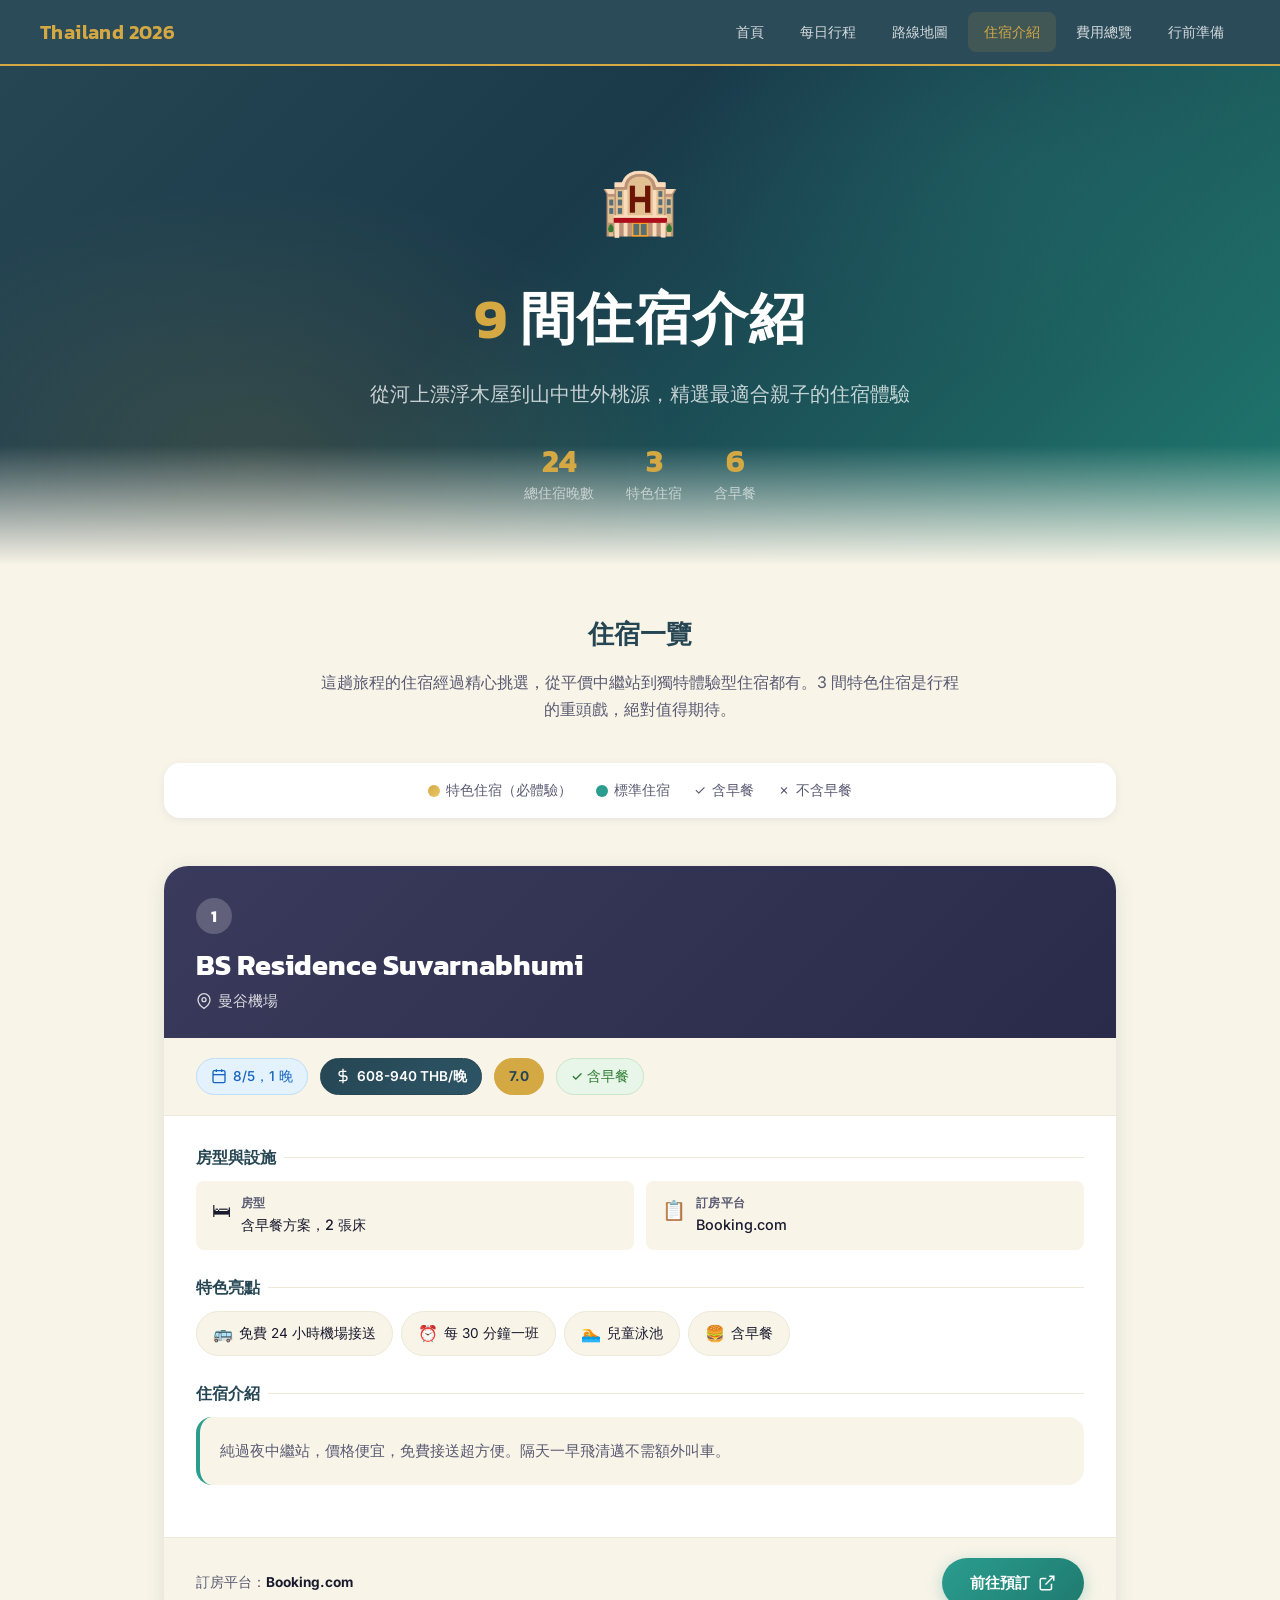
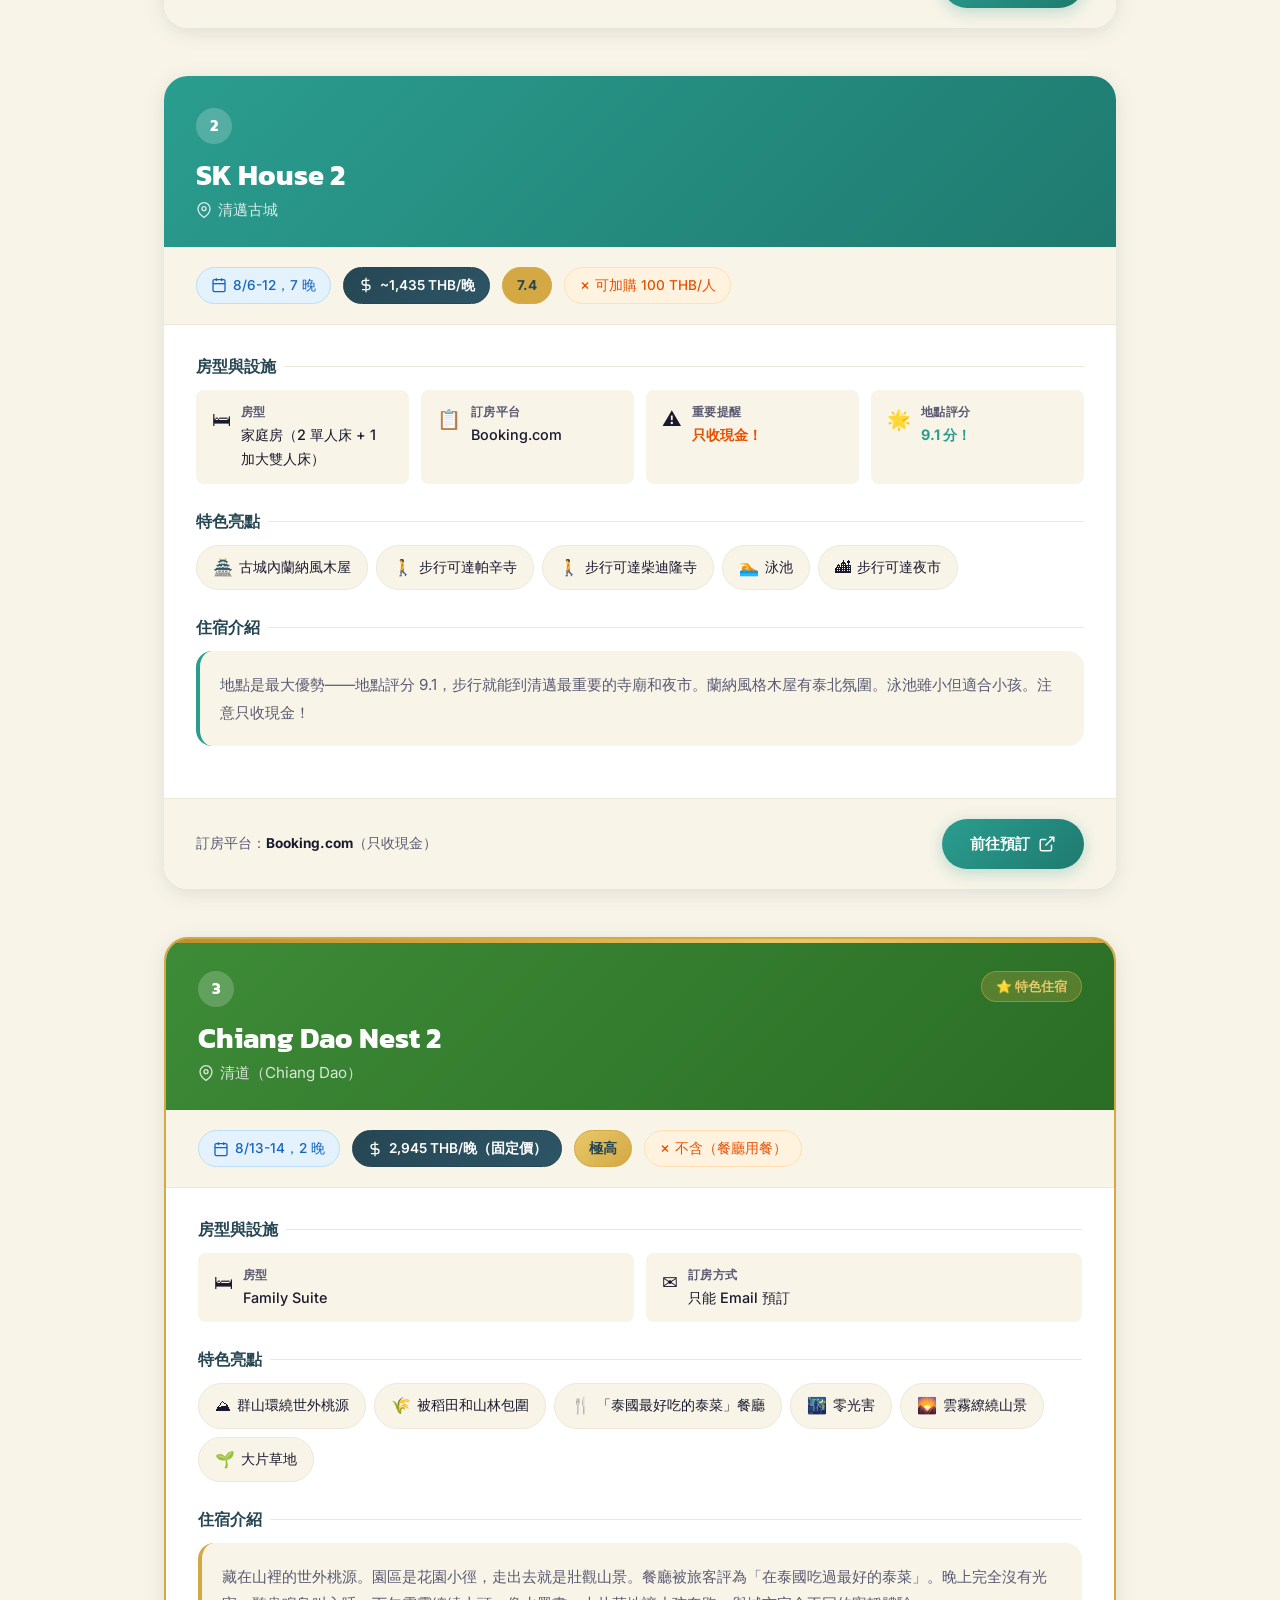
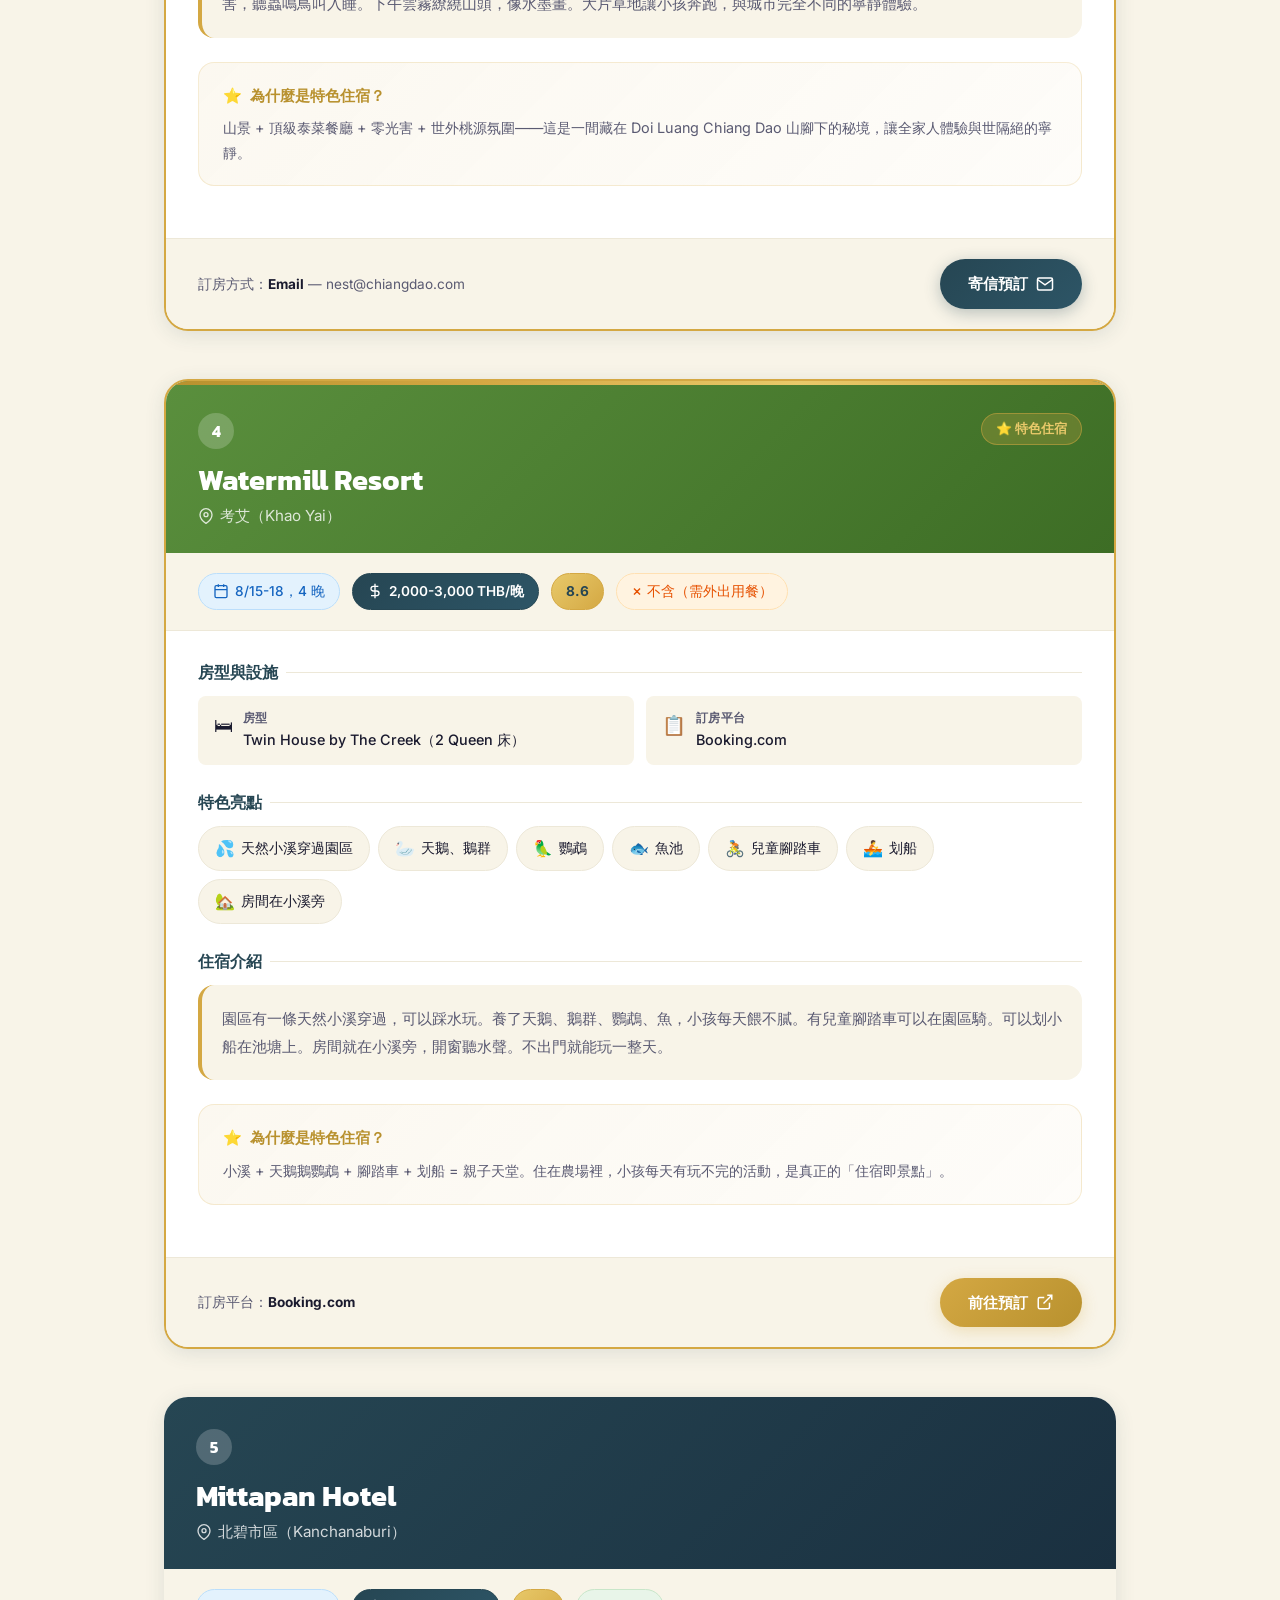
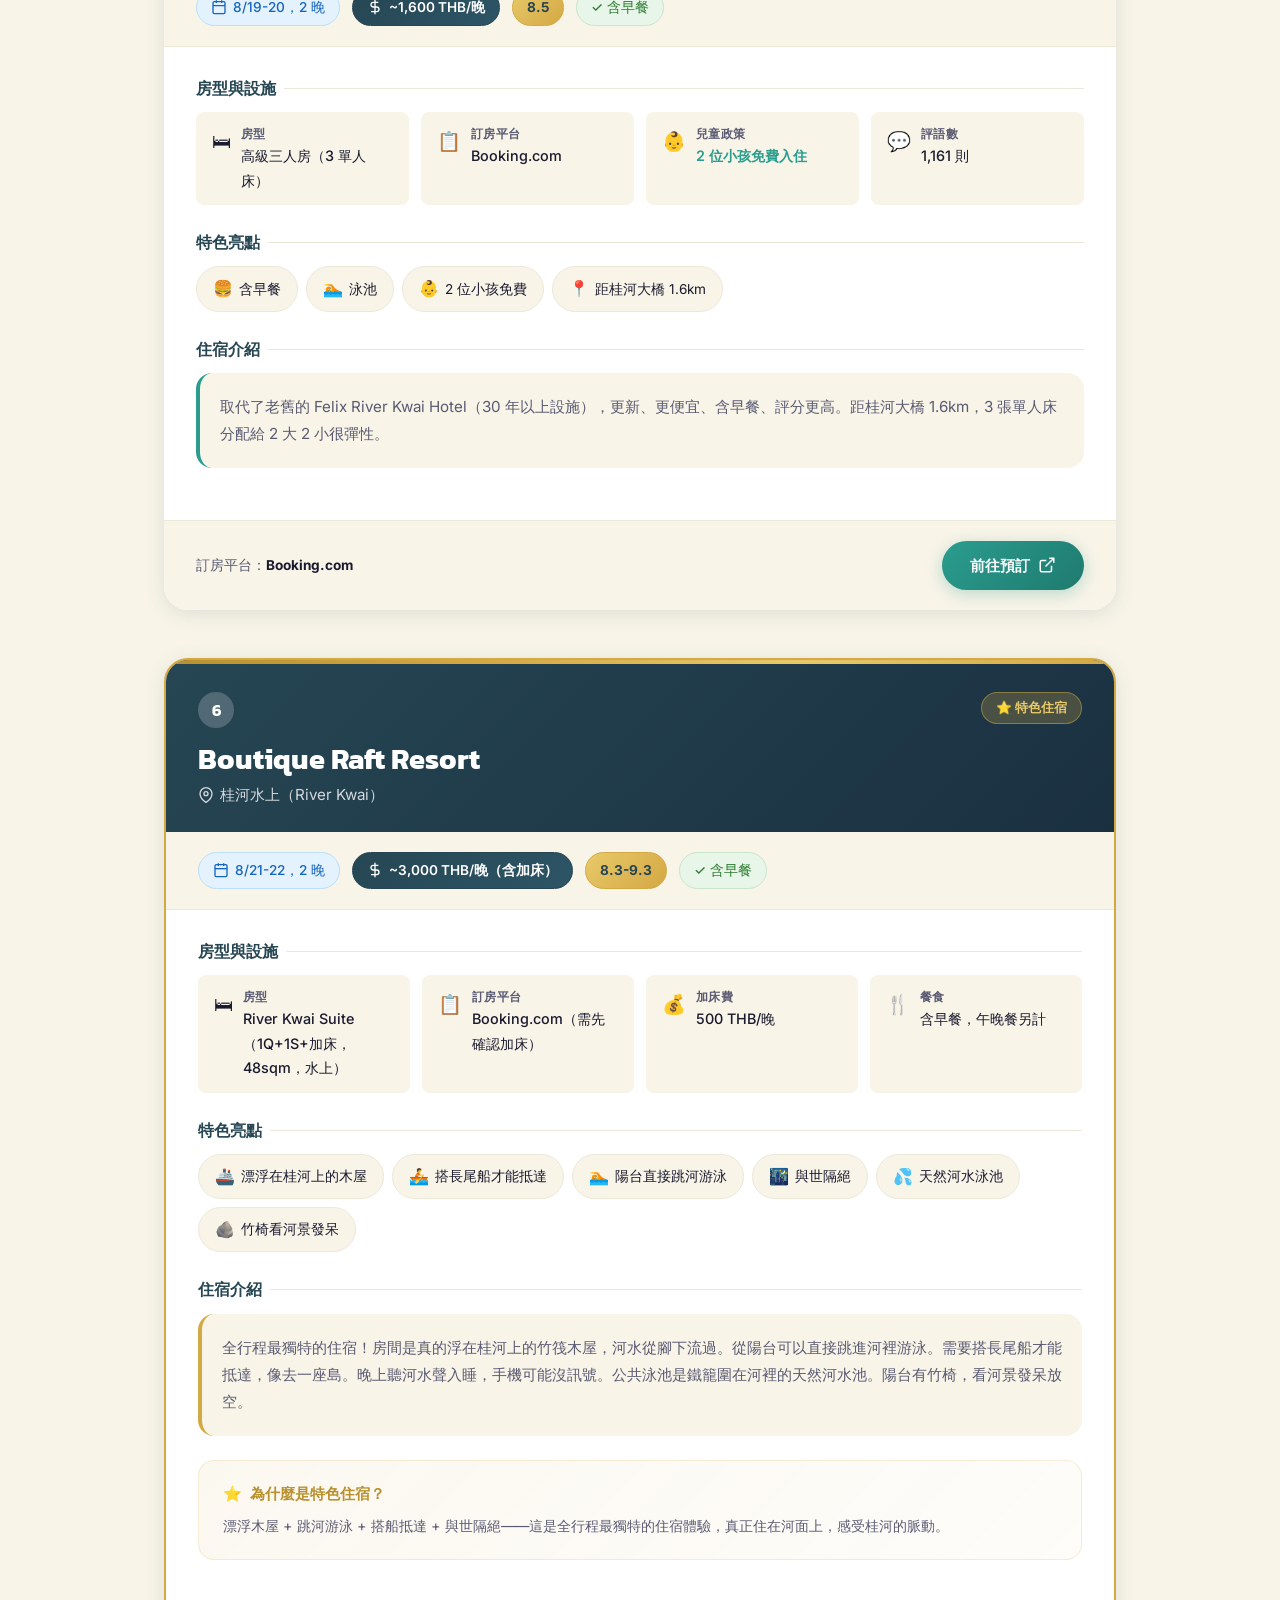
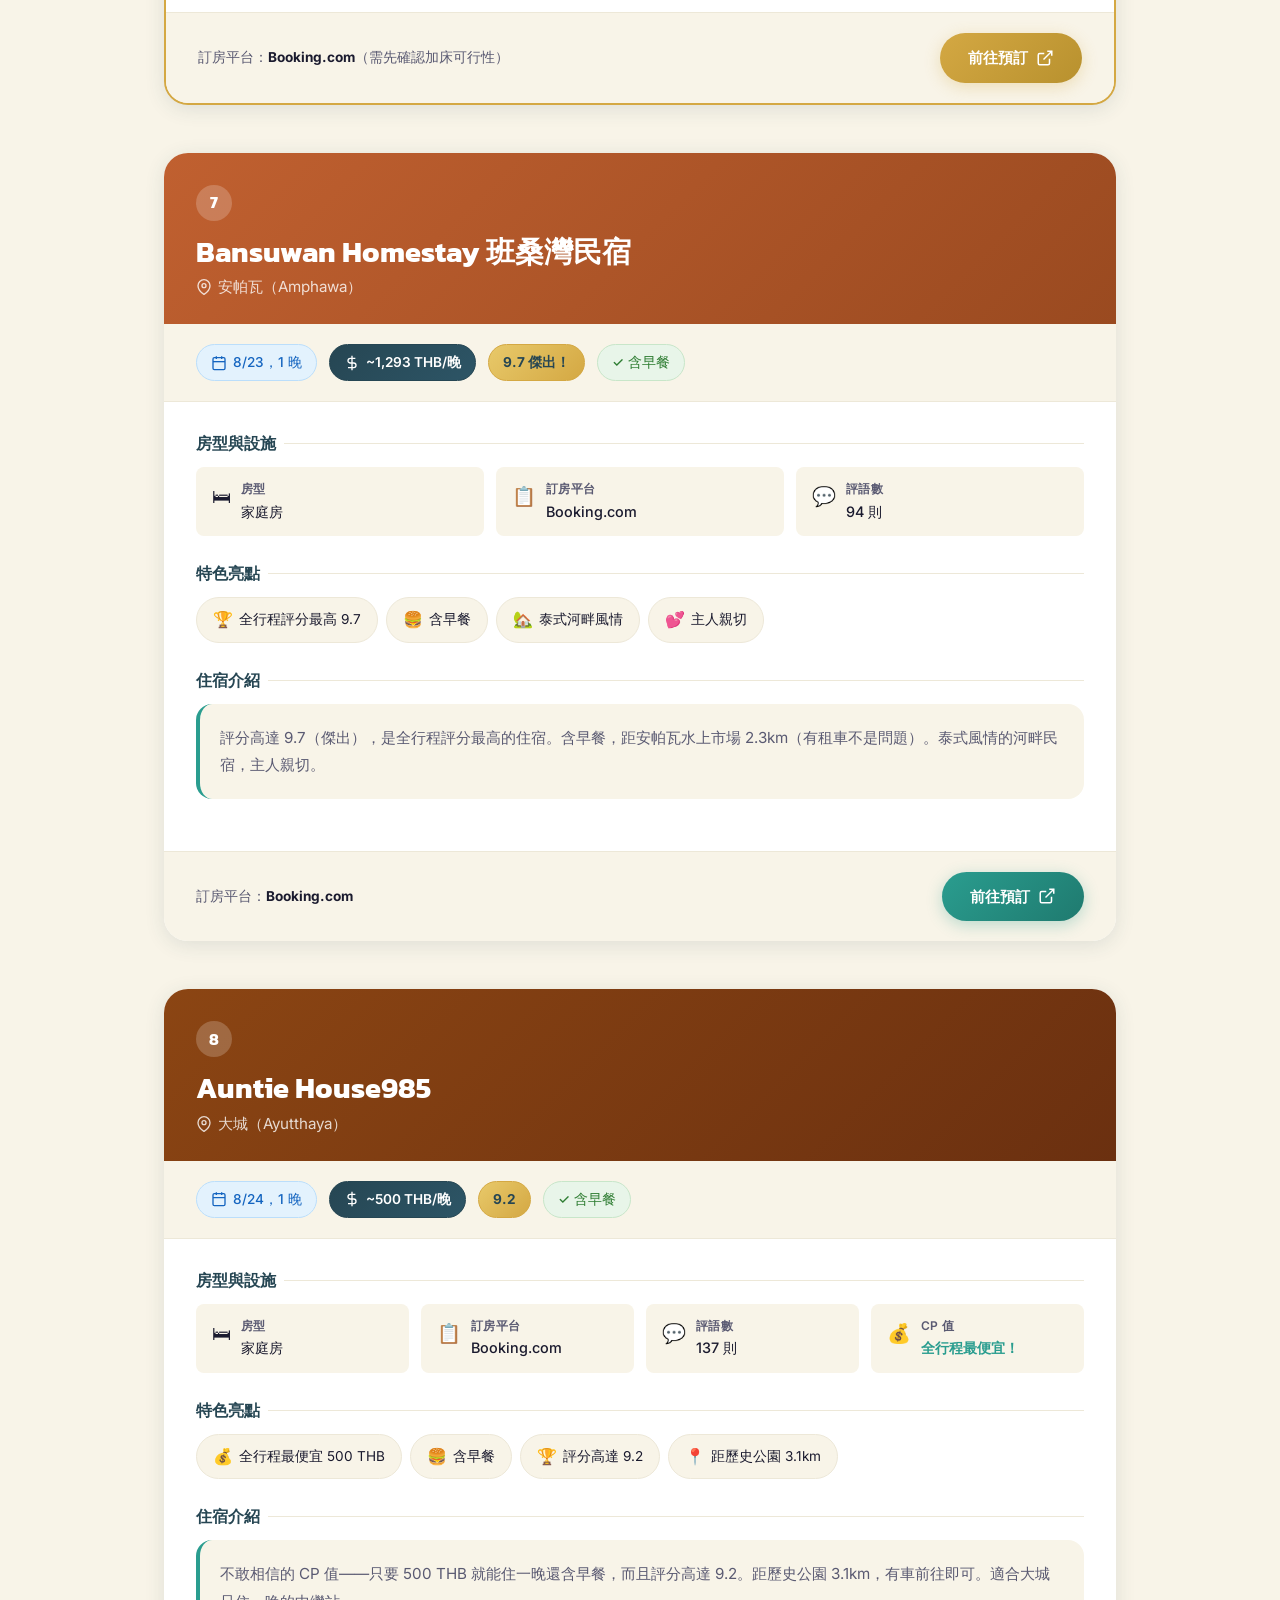
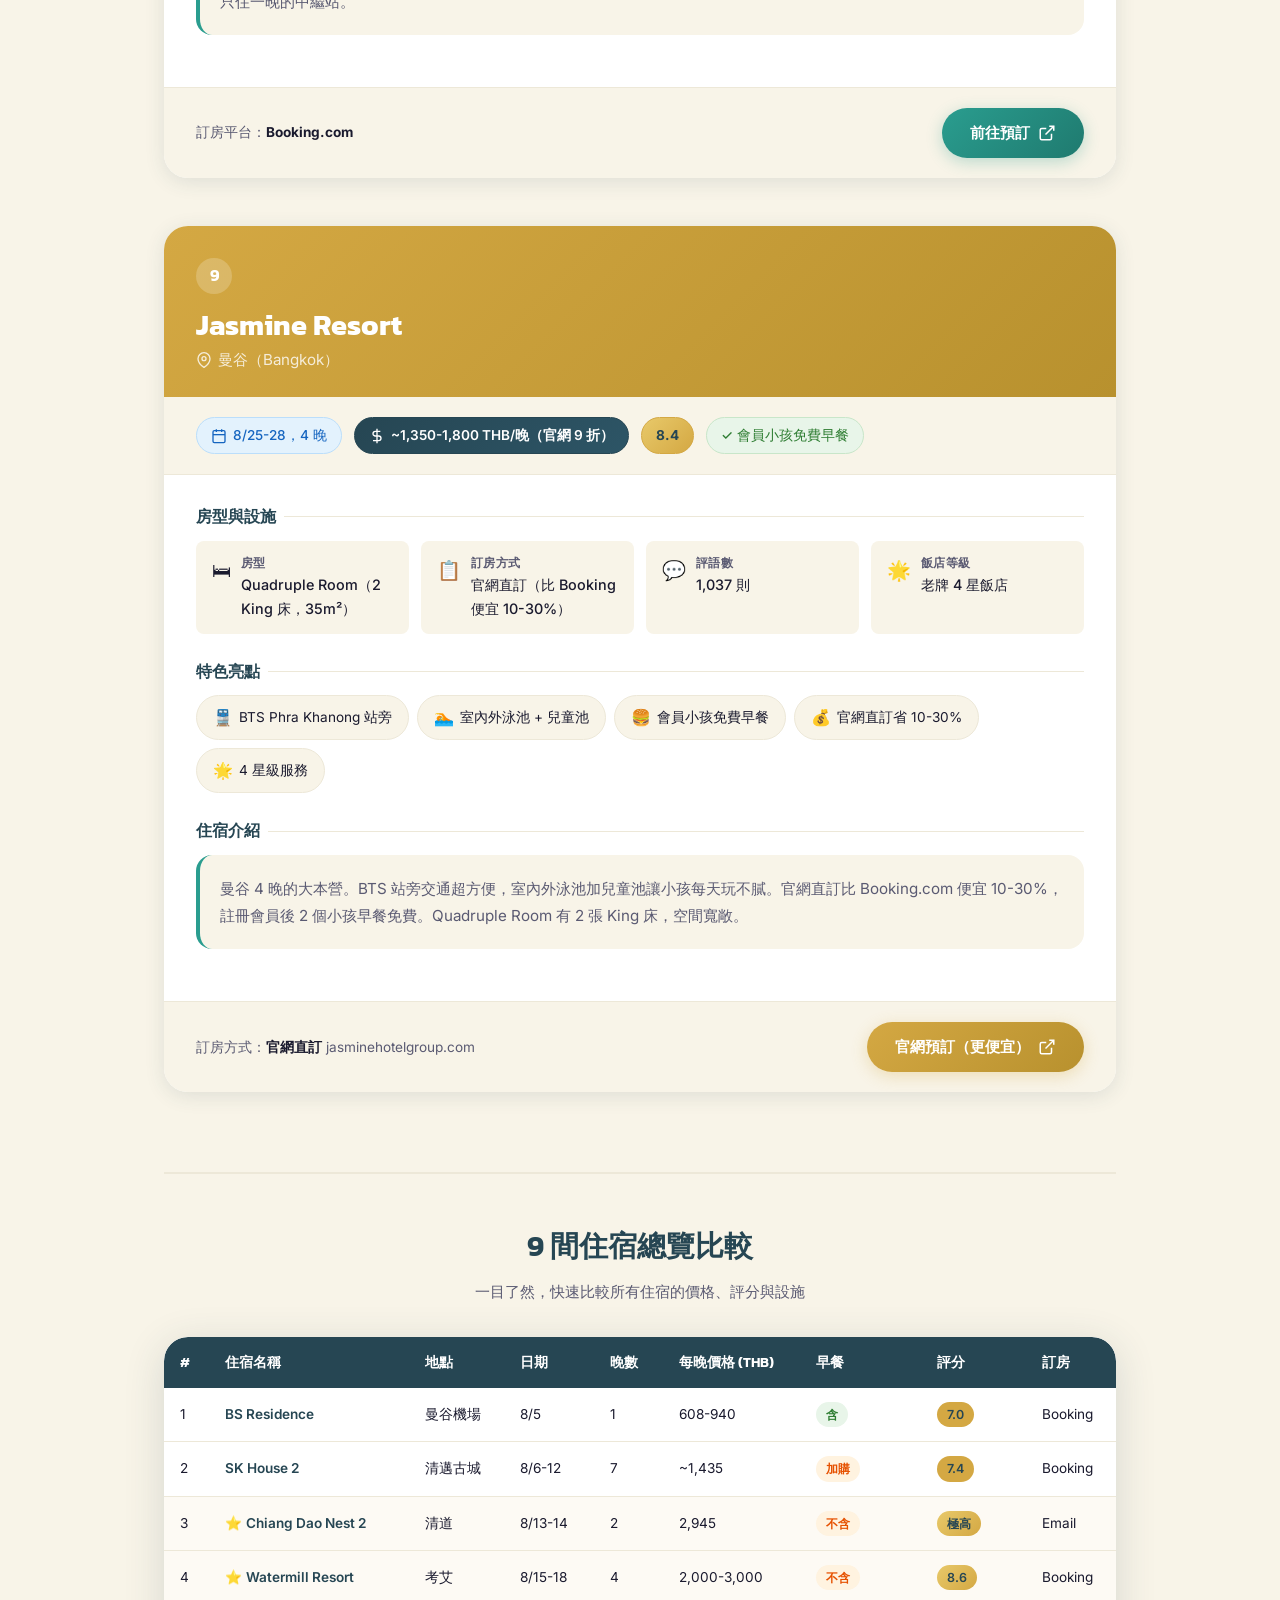
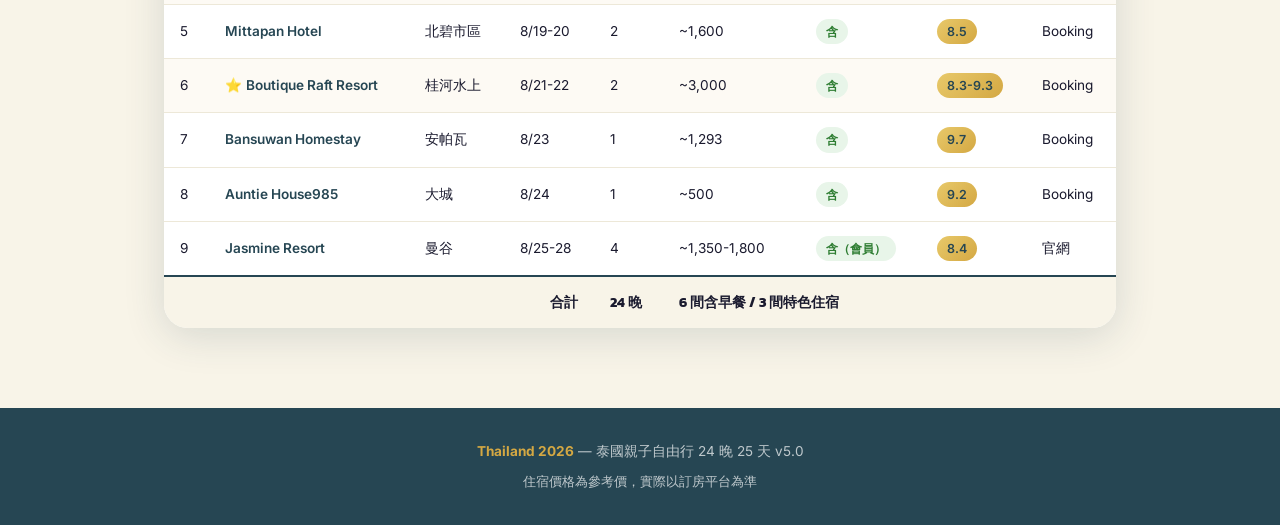
<file: hotels.html>
<!DOCTYPE html>
<html lang="zh-Hant">
<head>
    <meta charset="UTF-8">
    <meta name="viewport" content="width=device-width, initial-scale=1.0">
<meta name="robots" content="noindex, nofollow">
    <title>住宿介紹 — 2026 泰國親子自由行</title>
    <link rel="stylesheet" href="css/style.css">
    <link rel="preconnect" href="https://fonts.googleapis.com">
    <link rel="preconnect" href="https://fonts.gstatic.com" crossorigin>
    <link href="https://fonts.googleapis.com/css2?family=Inter:wght@300;400;500;600;700&family=Kanit:wght@300;400;500;600;700&display=swap" rel="stylesheet">
    <style>
        /* ============================================
           Page-Specific Styles: Hotels Page
           ============================================ */

        /* --- Reset & Base (fallback if shared CSS not loaded) --- */
        *, *::before, *::after {
            margin: 0;
            padding: 0;
            box-sizing: border-box;
        }

        :root {
            --gold: #D4A843;
            --gold-light: #E8C96A;
            --gold-dark: #B8912E;
            --teal: #2A9D8F;
            --teal-light: #3AB8A8;
            --teal-dark: #1F7A6F;
            --deep-purple: #264653;
            --deep-purple-light: #2D5566;
            --warm-white: #F8F4E8;
            --warm-white-dark: #EDE8D8;
            --text-dark: #1A1A2E;
            --text-muted: #5A5A72;
            --shadow-sm: 0 2px 8px rgba(38,70,83,0.08);
            --shadow-md: 0 4px 20px rgba(38,70,83,0.12);
            --shadow-lg: 0 8px 40px rgba(38,70,83,0.16);
            --shadow-xl: 0 12px 60px rgba(38,70,83,0.20);
            --radius-sm: 8px;
            --radius-md: 16px;
            --radius-lg: 24px;
            --radius-xl: 32px;
        }

        html {
            scroll-behavior: smooth;
            scroll-padding-top: 80px;
        }

        body {
            font-family: 'Inter', 'Noto Sans TC', sans-serif;
            background-color: var(--warm-white);
            color: var(--text-dark);
            line-height: 1.7;
            -webkit-font-smoothing: antialiased;
        }

        h1, h2, h3, h4, h5, h6 {
            font-family: 'Kanit', 'Noto Sans TC', sans-serif;
        }

        a {
            text-decoration: none;
            color: inherit;
        }

        img {
            max-width: 100%;
            height: auto;
        }

        /* --- Sticky Navigation --- */
        .nav {
            position: sticky;
            top: 0;
            z-index: 1000;
            background: rgba(38, 70, 83, 0.97);
            backdrop-filter: blur(12px);
            -webkit-backdrop-filter: blur(12px);
            border-bottom: 2px solid var(--gold);
            padding: 0 24px;
        }

        .nav-inner {
            max-width: 1200px;
            margin: 0 auto;
            display: flex;
            align-items: center;
            justify-content: space-between;
            height: 64px;
        }

        .nav-logo {
            font-family: 'Kanit', sans-serif;
            font-size: 1.25rem;
            font-weight: 600;
            color: var(--gold);
            letter-spacing: 0.02em;
        }

        .nav-links {
            display: flex;
            list-style: none;
            gap: 4px;
        }

        .nav-links a {
            display: block;
            padding: 8px 16px;
            color: rgba(255,255,255,0.8);
            font-size: 0.9rem;
            font-weight: 500;
            border-radius: var(--radius-sm);
            transition: all 0.25s ease;
            white-space: nowrap;
        }

        .nav-links a:hover,
        .nav-links a:focus-visible {
            color: #fff;
            background: rgba(212,168,67,0.15);
        }

        .nav-links a.active {
            color: var(--gold);
            background: rgba(212,168,67,0.12);
        }

        .nav-toggle {
            display: none;
            background: none;
            border: none;
            cursor: pointer;
            padding: 8px;
            color: var(--gold);
        }

        .nav-toggle svg {
            width: 28px;
            height: 28px;
            stroke: currentColor;
            stroke-width: 2;
            fill: none;
        }

        /* --- Hero Section --- */
        .hero {
            position: relative;
            min-height: 420px;
            display: flex;
            align-items: center;
            justify-content: center;
            text-align: center;
            background: linear-gradient(135deg, var(--deep-purple) 0%, #1a3a4a 40%, var(--teal-dark) 100%);
            overflow: hidden;
            padding: 80px 24px 60px;
        }

        .hero::before {
            content: '';
            position: absolute;
            inset: 0;
            background:
                radial-gradient(ellipse 600px 400px at 20% 80%, rgba(212,168,67,0.15) 0%, transparent 70%),
                radial-gradient(ellipse 500px 300px at 80% 20%, rgba(42,157,143,0.12) 0%, transparent 70%);
            pointer-events: none;
        }

        .hero::after {
            content: '';
            position: absolute;
            bottom: 0;
            left: 0;
            right: 0;
            height: 120px;
            background: linear-gradient(to top, var(--warm-white) 0%, transparent 100%);
            pointer-events: none;
        }

        .hero-content {
            position: relative;
            z-index: 2;
        }

        .hero-icon {
            font-size: 4rem;
            margin-bottom: 16px;
            display: block;
            animation: floatIcon 3s ease-in-out infinite;
        }

        @keyframes floatIcon {
            0%, 100% { transform: translateY(0); }
            50% { transform: translateY(-10px); }
        }

        .hero h1 {
            font-size: clamp(2rem, 5vw, 3.5rem);
            font-weight: 700;
            color: #fff;
            margin-bottom: 12px;
            letter-spacing: 0.02em;
        }

        .hero h1 span {
            color: var(--gold);
        }

        .hero-subtitle {
            font-size: clamp(1rem, 2.5vw, 1.25rem);
            color: rgba(255,255,255,0.75);
            max-width: 600px;
            margin: 0 auto;
            line-height: 1.6;
        }

        .hero-stats {
            display: flex;
            gap: 32px;
            justify-content: center;
            margin-top: 32px;
            flex-wrap: wrap;
        }

        .hero-stat {
            text-align: center;
        }

        .hero-stat-value {
            font-family: 'Kanit', sans-serif;
            font-size: 2rem;
            font-weight: 700;
            color: var(--gold);
            line-height: 1.2;
        }

        .hero-stat-label {
            font-size: 0.85rem;
            color: rgba(255,255,255,0.6);
            margin-top: 2px;
        }

        /* --- Page Container --- */
        .page-container {
            max-width: 1000px;
            margin: 0 auto;
            padding: 0 24px 80px;
        }

        /* --- Section Intro --- */
        .section-intro {
            text-align: center;
            padding: 48px 0 40px;
        }

        .section-intro h2 {
            font-size: 1.6rem;
            font-weight: 600;
            color: var(--deep-purple);
            margin-bottom: 12px;
        }

        .section-intro p {
            color: var(--text-muted);
            max-width: 640px;
            margin: 0 auto;
            font-size: 1rem;
            line-height: 1.7;
        }

        /* --- Quick Legend --- */
        .legend {
            display: flex;
            flex-wrap: wrap;
            gap: 16px 24px;
            justify-content: center;
            padding: 16px 24px;
            background: #fff;
            border-radius: var(--radius-md);
            box-shadow: var(--shadow-sm);
            margin-bottom: 48px;
        }

        .legend-item {
            display: flex;
            align-items: center;
            gap: 6px;
            font-size: 0.85rem;
            color: var(--text-muted);
        }

        .legend-dot {
            width: 12px;
            height: 12px;
            border-radius: 50%;
            flex-shrink: 0;
        }

        .legend-dot.featured { background: linear-gradient(135deg, var(--gold), var(--gold-light)); }
        .legend-dot.standard { background: var(--teal); }

        /* --- Hotel Card --- */
        .hotel-card {
            background: #fff;
            border-radius: var(--radius-lg);
            box-shadow: var(--shadow-md);
            overflow: hidden;
            margin-bottom: 48px;
            transition: transform 0.3s ease, box-shadow 0.3s ease;
            position: relative;
        }

        .hotel-card:hover {
            transform: translateY(-4px);
            box-shadow: var(--shadow-xl);
        }

        .hotel-card.featured {
            border: 2px solid var(--gold);
        }

        .hotel-card.featured::before {
            content: '';
            position: absolute;
            top: 0;
            left: 0;
            right: 0;
            height: 4px;
            background: linear-gradient(90deg, var(--gold-dark), var(--gold), var(--gold-light), var(--gold));
            z-index: 2;
        }

        /* Card Header */
        .card-header {
            position: relative;
            padding: 32px 32px 24px;
            color: #fff;
        }

        .card-header.segment-airport {
            background: linear-gradient(135deg, #3a3a5c 0%, #2a2a4a 100%);
        }
        .card-header.segment-chiangmai {
            background: linear-gradient(135deg, #2A9D8F 0%, #1F7A6F 100%);
        }
        .card-header.segment-chiangdao {
            background: linear-gradient(135deg, #3d8b37 0%, #2a6d25 100%);
        }
        .card-header.segment-khaoyai {
            background: linear-gradient(135deg, #5a8f3d 0%, #3d6d25 100%);
        }
        .card-header.segment-kanchanaburi {
            background: linear-gradient(135deg, #264653 0%, #1a3040 100%);
        }
        .card-header.segment-amphawa {
            background: linear-gradient(135deg, #c06030 0%, #9a4a20 100%);
        }
        .card-header.segment-ayutthaya {
            background: linear-gradient(135deg, #8B4513 0%, #6B3010 100%);
        }
        .card-header.segment-bangkok {
            background: linear-gradient(135deg, #D4A843 0%, #B8912E 100%);
        }

        .card-header-top {
            display: flex;
            align-items: flex-start;
            justify-content: space-between;
            gap: 16px;
            margin-bottom: 12px;
        }

        .card-number {
            display: inline-flex;
            align-items: center;
            justify-content: center;
            width: 36px;
            height: 36px;
            border-radius: 50%;
            background: rgba(255,255,255,0.2);
            font-family: 'Kanit', sans-serif;
            font-weight: 700;
            font-size: 1rem;
            flex-shrink: 0;
        }

        .featured-badge {
            display: inline-flex;
            align-items: center;
            gap: 6px;
            background: rgba(212,168,67,0.25);
            border: 1px solid rgba(212,168,67,0.5);
            padding: 4px 14px;
            border-radius: 100px;
            font-size: 0.8rem;
            font-weight: 600;
            color: var(--gold-light);
            backdrop-filter: blur(4px);
        }

        .card-hotel-name {
            font-size: clamp(1.4rem, 3vw, 1.8rem);
            font-weight: 700;
            line-height: 1.3;
            margin-bottom: 4px;
        }

        .card-location {
            font-size: 0.95rem;
            opacity: 0.8;
            display: flex;
            align-items: center;
            gap: 6px;
        }

        .card-location svg {
            width: 16px;
            height: 16px;
            flex-shrink: 0;
        }

        /* Card Meta Row */
        .card-meta {
            display: flex;
            flex-wrap: wrap;
            gap: 12px;
            padding: 20px 32px;
            background: var(--warm-white);
            border-bottom: 1px solid var(--warm-white-dark);
        }

        .meta-tag {
            display: inline-flex;
            align-items: center;
            gap: 6px;
            padding: 6px 14px;
            border-radius: 100px;
            font-size: 0.85rem;
            font-weight: 500;
            background: #fff;
            border: 1px solid #e8e4d8;
            color: var(--text-dark);
        }

        .meta-tag svg {
            width: 16px;
            height: 16px;
            flex-shrink: 0;
        }

        .meta-tag.price {
            background: linear-gradient(135deg, var(--deep-purple), var(--deep-purple-light));
            color: #fff;
            border-color: var(--deep-purple);
            font-weight: 600;
        }

        .meta-tag.rating {
            background: var(--gold);
            color: var(--deep-purple);
            border-color: var(--gold);
            font-weight: 700;
        }

        .meta-tag.rating.high {
            background: linear-gradient(135deg, #e8c96a, #D4A843);
        }

        .meta-tag.breakfast-yes {
            background: #e8f5e9;
            color: #2e7d32;
            border-color: #c8e6c9;
        }

        .meta-tag.breakfast-no {
            background: #fff3e0;
            color: #e65100;
            border-color: #ffe0b2;
        }

        .meta-tag.dates {
            background: #e3f2fd;
            color: #1565c0;
            border-color: #bbdefb;
        }

        /* Card Body */
        .card-body {
            padding: 28px 32px;
        }

        .card-section-title {
            font-family: 'Kanit', sans-serif;
            font-size: 1rem;
            font-weight: 600;
            color: var(--deep-purple);
            margin-bottom: 10px;
            display: flex;
            align-items: center;
            gap: 8px;
        }

        .card-section-title::after {
            content: '';
            flex: 1;
            height: 1px;
            background: var(--warm-white-dark);
        }

        /* Features Grid */
        .features-grid {
            display: flex;
            flex-wrap: wrap;
            gap: 8px;
            margin-bottom: 24px;
        }

        .feature-pill {
            display: inline-flex;
            align-items: center;
            gap: 6px;
            padding: 8px 16px;
            background: var(--warm-white);
            border-radius: 100px;
            font-size: 0.85rem;
            color: var(--text-dark);
            border: 1px solid var(--warm-white-dark);
            transition: background 0.2s ease;
        }

        .feature-pill:hover {
            background: var(--warm-white-dark);
        }

        .feature-pill .icon {
            font-size: 1rem;
        }

        /* Description */
        .card-description {
            font-size: 0.95rem;
            line-height: 1.8;
            color: var(--text-muted);
            margin-bottom: 24px;
            padding: 20px;
            background: var(--warm-white);
            border-radius: var(--radius-md);
            border-left: 4px solid var(--teal);
        }

        .featured .card-description {
            border-left-color: var(--gold);
        }

        /* Special Highlight */
        .special-highlight {
            padding: 20px 24px;
            background: linear-gradient(135deg, rgba(212,168,67,0.08), rgba(212,168,67,0.03));
            border: 1px solid rgba(212,168,67,0.2);
            border-radius: var(--radius-md);
            margin-bottom: 24px;
        }

        .special-highlight-title {
            font-family: 'Kanit', sans-serif;
            font-weight: 600;
            font-size: 0.95rem;
            color: var(--gold-dark);
            margin-bottom: 8px;
            display: flex;
            align-items: center;
            gap: 8px;
        }

        .special-highlight p {
            font-size: 0.9rem;
            color: var(--text-muted);
            line-height: 1.7;
        }

        /* Room Info */
        .room-info {
            display: grid;
            grid-template-columns: repeat(auto-fit, minmax(200px, 1fr));
            gap: 12px;
            margin-bottom: 24px;
        }

        .room-info-item {
            display: flex;
            align-items: flex-start;
            gap: 10px;
            padding: 12px 16px;
            background: var(--warm-white);
            border-radius: var(--radius-sm);
        }

        .room-info-item .info-icon {
            font-size: 1.2rem;
            flex-shrink: 0;
            margin-top: 1px;
        }

        .room-info-item .info-label {
            font-size: 0.75rem;
            color: var(--text-muted);
            text-transform: uppercase;
            letter-spacing: 0.04em;
            font-weight: 600;
        }

        .room-info-item .info-value {
            font-size: 0.9rem;
            font-weight: 500;
            color: var(--text-dark);
        }

        /* Booking Button */
        .card-footer {
            display: flex;
            align-items: center;
            justify-content: space-between;
            gap: 16px;
            padding: 20px 32px;
            background: var(--warm-white);
            border-top: 1px solid var(--warm-white-dark);
            flex-wrap: wrap;
        }

        .booking-source {
            font-size: 0.85rem;
            color: var(--text-muted);
        }

        .booking-source strong {
            color: var(--text-dark);
        }

        .btn-booking {
            display: inline-flex;
            align-items: center;
            gap: 8px;
            padding: 12px 28px;
            background: linear-gradient(135deg, var(--teal), var(--teal-dark));
            color: #fff;
            font-family: 'Kanit', sans-serif;
            font-size: 0.95rem;
            font-weight: 600;
            border-radius: 100px;
            border: none;
            cursor: pointer;
            transition: all 0.3s ease;
            box-shadow: 0 4px 16px rgba(42,157,143,0.3);
        }

        .btn-booking:hover,
        .btn-booking:focus-visible {
            transform: translateY(-2px);
            box-shadow: 0 6px 24px rgba(42,157,143,0.4);
            background: linear-gradient(135deg, var(--teal-light), var(--teal));
        }

        .btn-booking:focus-visible {
            outline: 3px solid var(--gold);
            outline-offset: 2px;
        }

        .btn-booking svg {
            width: 18px;
            height: 18px;
        }

        .btn-booking.btn-gold {
            background: linear-gradient(135deg, var(--gold), var(--gold-dark));
            box-shadow: 0 4px 16px rgba(212,168,67,0.3);
        }

        .btn-booking.btn-gold:hover,
        .btn-booking.btn-gold:focus-visible {
            box-shadow: 0 6px 24px rgba(212,168,67,0.4);
            background: linear-gradient(135deg, var(--gold-light), var(--gold));
        }

        .btn-email {
            background: linear-gradient(135deg, var(--deep-purple), var(--deep-purple-light));
            box-shadow: 0 4px 16px rgba(38,70,83,0.3);
        }

        .btn-email:hover,
        .btn-email:focus-visible {
            box-shadow: 0 6px 24px rgba(38,70,83,0.4);
            background: linear-gradient(135deg, var(--deep-purple-light), var(--deep-purple));
        }

        /* --- Comparison Table Section --- */
        .comparison-section {
            margin-top: 80px;
            padding-top: 48px;
            border-top: 2px solid var(--warm-white-dark);
        }

        .comparison-section h2 {
            font-family: 'Kanit', sans-serif;
            font-size: 1.8rem;
            font-weight: 700;
            color: var(--deep-purple);
            text-align: center;
            margin-bottom: 8px;
        }

        .comparison-subtitle {
            text-align: center;
            color: var(--text-muted);
            margin-bottom: 32px;
            font-size: 0.95rem;
        }

        .table-wrapper {
            overflow-x: auto;
            border-radius: var(--radius-lg);
            box-shadow: var(--shadow-lg);
            background: #fff;
            -webkit-overflow-scrolling: touch;
        }

        .table-wrapper::-webkit-scrollbar {
            height: 8px;
        }

        .table-wrapper::-webkit-scrollbar-track {
            background: var(--warm-white);
            border-radius: 4px;
        }

        .table-wrapper::-webkit-scrollbar-thumb {
            background: var(--teal);
            border-radius: 4px;
        }

        .compare-table {
            width: 100%;
            min-width: 900px;
            border-collapse: collapse;
            font-size: 0.85rem;
        }

        .compare-table thead {
            background: var(--deep-purple);
            color: #fff;
        }

        .compare-table th {
            padding: 14px 16px;
            text-align: left;
            font-family: 'Kanit', sans-serif;
            font-weight: 600;
            font-size: 0.85rem;
            white-space: nowrap;
            position: sticky;
            top: 0;
        }

        .compare-table th:first-child {
            border-radius: var(--radius-lg) 0 0 0;
        }

        .compare-table th:last-child {
            border-radius: 0 var(--radius-lg) 0 0;
        }

        .compare-table tbody tr {
            border-bottom: 1px solid var(--warm-white-dark);
            transition: background 0.2s ease;
        }

        .compare-table tbody tr:hover {
            background: rgba(42,157,143,0.04);
        }

        .compare-table tbody tr.featured-row {
            background: rgba(212,168,67,0.06);
        }

        .compare-table tbody tr.featured-row:hover {
            background: rgba(212,168,67,0.10);
        }

        .compare-table td {
            padding: 14px 16px;
            vertical-align: middle;
        }

        .compare-table .hotel-name-cell {
            font-weight: 600;
            color: var(--deep-purple);
            white-space: nowrap;
        }

        .compare-table .hotel-name-cell .star {
            color: var(--gold);
            margin-right: 4px;
        }

        .table-badge {
            display: inline-block;
            padding: 2px 10px;
            border-radius: 100px;
            font-size: 0.78rem;
            font-weight: 600;
        }

        .table-badge.yes {
            background: #e8f5e9;
            color: #2e7d32;
        }

        .table-badge.no {
            background: #fff3e0;
            color: #e65100;
        }

        .table-badge.score {
            background: var(--gold);
            color: var(--deep-purple);
        }

        .table-badge.score.high {
            background: linear-gradient(135deg, #e8c96a, #D4A843);
        }

        .table-total-row td {
            font-weight: 700;
            background: var(--warm-white);
            border-top: 2px solid var(--deep-purple);
            font-family: 'Kanit', sans-serif;
        }

        /* --- Scroll Indicator --- */
        .scroll-hint {
            display: none;
            text-align: center;
            padding: 12px;
            color: var(--text-muted);
            font-size: 0.85rem;
            gap: 6px;
            align-items: center;
            justify-content: center;
        }

        .scroll-hint svg {
            width: 16px;
            height: 16px;
            animation: slideRight 1.5s ease-in-out infinite;
        }

        @keyframes slideRight {
            0%, 100% { transform: translateX(0); }
            50% { transform: translateX(6px); }
        }

        /* --- Footer --- */
        .page-footer {
            background: var(--deep-purple);
            color: rgba(255,255,255,0.7);
            text-align: center;
            padding: 32px 24px;
            font-size: 0.85rem;
        }

        .page-footer strong {
            color: var(--gold);
        }

        /* --- Back to Top --- */
        .back-to-top {
            position: fixed;
            bottom: 24px;
            right: 24px;
            width: 48px;
            height: 48px;
            border-radius: 50%;
            background: var(--deep-purple);
            color: var(--gold);
            border: 2px solid var(--gold);
            cursor: pointer;
            display: flex;
            align-items: center;
            justify-content: center;
            box-shadow: var(--shadow-md);
            opacity: 0;
            transform: translateY(20px);
            transition: all 0.3s ease;
            z-index: 999;
        }

        .back-to-top.visible {
            opacity: 1;
            transform: translateY(0);
        }

        .back-to-top:hover {
            background: var(--gold);
            color: var(--deep-purple);
        }

        .back-to-top:focus-visible {
            outline: 3px solid var(--teal);
            outline-offset: 2px;
        }

        .back-to-top svg {
            width: 22px;
            height: 22px;
        }

        /* --- Skip Link (Accessibility) --- */
        .skip-link {
            position: absolute;
            top: -100%;
            left: 16px;
            background: var(--gold);
            color: var(--deep-purple);
            padding: 12px 24px;
            border-radius: var(--radius-sm);
            font-weight: 600;
            z-index: 9999;
            transition: top 0.2s ease;
        }

        .skip-link:focus {
            top: 8px;
        }

        /* --- Responsive --- */
        @media (max-width: 768px) {
            .nav-links {
                display: none;
                position: absolute;
                top: 64px;
                left: 0;
                right: 0;
                background: rgba(38,70,83,0.98);
                flex-direction: column;
                padding: 8px 16px 16px;
                border-bottom: 2px solid var(--gold);
            }

            .nav-links.open {
                display: flex;
            }

            .nav-toggle {
                display: block;
            }

            .hero {
                min-height: 340px;
                padding: 60px 20px 48px;
            }

            .hero-stats {
                gap: 20px;
            }

            .card-header {
                padding: 24px 20px 20px;
            }

            .card-meta {
                padding: 16px 20px;
            }

            .card-body {
                padding: 20px;
            }

            .card-footer {
                padding: 16px 20px;
                flex-direction: column;
                align-items: stretch;
                text-align: center;
            }

            .btn-booking {
                justify-content: center;
                width: 100%;
            }

            .room-info {
                grid-template-columns: 1fr;
            }

            .scroll-hint {
                display: flex;
            }

            .legend {
                gap: 10px 16px;
                padding: 12px 16px;
            }
        }

        @media (max-width: 480px) {
            .hero h1 {
                font-size: 1.75rem;
            }

            .hero-stat-value {
                font-size: 1.5rem;
            }

            .card-hotel-name {
                font-size: 1.2rem;
            }

            .card-header-top {
                flex-direction: column;
            }

            .meta-tag {
                font-size: 0.78rem;
                padding: 5px 10px;
            }

            .feature-pill {
                font-size: 0.8rem;
                padding: 6px 12px;
            }
        }

        /* --- Print Styles --- */
        @media print {
            .nav, .back-to-top, .btn-booking, .nav-toggle {
                display: none !important;
            }

            .hotel-card {
                break-inside: avoid;
                box-shadow: none;
                border: 1px solid #ccc;
            }

            .hero {
                min-height: auto;
                padding: 24px;
                background: #264653 !important;
                -webkit-print-color-adjust: exact;
                print-color-adjust: exact;
            }

            body {
                font-size: 11pt;
            }
        }

        /* --- Reduced Motion --- */
        @media (prefers-reduced-motion: reduce) {
            .hero-icon {
                animation: none;
            }

            .hotel-card {
                transition: none;
            }

            .btn-booking {
                transition: none;
            }

            html {
                scroll-behavior: auto;
            }
        }
    </style>
</head>
<body>
    <!-- Skip Navigation (Accessibility) -->
    <a href="#main-content" class="skip-link">跳至主要內容</a>

    <!-- Sticky Navigation -->
    <nav class="nav" role="navigation" aria-label="主要導覽">
        <div class="nav-inner">
            <a href="index.html" class="nav-logo" aria-label="泰國家庭旅遊首頁">Thailand 2026</a>
            <button class="nav-toggle" aria-label="開啟選單" aria-expanded="false" aria-controls="nav-menu">
                <svg viewBox="0 0 24 24" aria-hidden="true">
                    <line x1="3" y1="6" x2="21" y2="6"/>
                    <line x1="3" y1="12" x2="21" y2="12"/>
                    <line x1="3" y1="18" x2="21" y2="18"/>
                </svg>
            </button>
            <ul class="nav-links" id="nav-menu" role="menubar">
                <li role="none"><a href="index.html" role="menuitem">首頁</a></li>
                <li role="none"><a href="itinerary.html" role="menuitem">每日行程</a></li>
                <li role="none"><a href="map.html" role="menuitem">路線地圖</a></li>
                <li role="none"><a href="hotels.html" role="menuitem" class="active" aria-current="page">住宿介紹</a></li>
                <li role="none"><a href="costs.html" role="menuitem">費用總覽</a></li>
                <li role="none"><a href="checklist.html" role="menuitem">行前準備</a></li>
            </ul>
        </div>
    </nav>

    <!-- Hero Section -->
    <header class="hero">
        <div class="hero-content">
            <span class="hero-icon" aria-hidden="true">🏨</span>
            <h1><span>9</span> 間住宿介紹</h1>
            <p class="hero-subtitle">從河上漂浮木屋到山中世外桃源，精選最適合親子的住宿體驗</p>
            <div class="hero-stats" aria-label="住宿統計">
                <div class="hero-stat">
                    <div class="hero-stat-value">24</div>
                    <div class="hero-stat-label">總住宿晚數</div>
                </div>
                <div class="hero-stat">
                    <div class="hero-stat-value">3</div>
                    <div class="hero-stat-label">特色住宿</div>
                </div>
                <div class="hero-stat">
                    <div class="hero-stat-value">6</div>
                    <div class="hero-stat-label">含早餐</div>
                </div>
            </div>
        </div>
    </header>

    <!-- Main Content -->
    <main id="main-content" class="page-container">

        <section class="section-intro">
            <h2>住宿一覽</h2>
            <p>這趟旅程的住宿經過精心挑選，從平價中繼站到獨特體驗型住宿都有。3 間特色住宿是行程的重頭戲，絕對值得期待。</p>
        </section>

        <!-- Legend -->
        <div class="legend" role="note" aria-label="圖例說明">
            <div class="legend-item">
                <span class="legend-dot featured" aria-hidden="true"></span>
                特色住宿（必體驗）
            </div>
            <div class="legend-item">
                <span class="legend-dot standard" aria-hidden="true"></span>
                標準住宿
            </div>
            <div class="legend-item">
                <span aria-hidden="true">&#10003;</span>
                含早餐
            </div>
            <div class="legend-item">
                <span aria-hidden="true">&#10007;</span>
                不含早餐
            </div>
        </div>

        <!-- ================================================
             Hotel 1: BS Residence Suvarnabhumi
             ================================================ -->
        <article class="hotel-card" id="hotel-1" aria-labelledby="hotel-1-title">
            <div class="card-header segment-airport">
                <div class="card-header-top">
                    <span class="card-number" aria-hidden="true">1</span>
                </div>
                <h3 class="card-hotel-name" id="hotel-1-title">BS Residence Suvarnabhumi</h3>
                <div class="card-location">
                    <svg viewBox="0 0 24 24" fill="none" stroke="currentColor" stroke-width="2" aria-hidden="true"><path d="M21 10c0 7-9 13-9 13s-9-6-9-13a9 9 0 0118 0z"/><circle cx="12" cy="10" r="3"/></svg>
                    曼谷機場
                </div>
            </div>
            <div class="card-meta" aria-label="基本資訊">
                <span class="meta-tag dates">
                    <svg viewBox="0 0 24 24" fill="none" stroke="currentColor" stroke-width="2" aria-hidden="true"><rect x="3" y="4" width="18" height="18" rx="2" ry="2"/><line x1="16" y1="2" x2="16" y2="6"/><line x1="8" y1="2" x2="8" y2="6"/><line x1="3" y1="10" x2="21" y2="10"/></svg>
                    8/5，1 晚
                </span>
                <span class="meta-tag price">
                    <svg viewBox="0 0 24 24" fill="none" stroke="currentColor" stroke-width="2" aria-hidden="true"><line x1="12" y1="1" x2="12" y2="23"/><path d="M17 5H9.5a3.5 3.5 0 000 7h5a3.5 3.5 0 010 7H6"/></svg>
                    608-940 THB/晚
                </span>
                <span class="meta-tag rating">7.0</span>
                <span class="meta-tag breakfast-yes">&#10003; 含早餐</span>
            </div>
            <div class="card-body">
                <h4 class="card-section-title">房型與設施</h4>
                <div class="room-info">
                    <div class="room-info-item">
                        <span class="info-icon" aria-hidden="true">🛏</span>
                        <div>
                            <div class="info-label">房型</div>
                            <div class="info-value">含早餐方案，2 張床</div>
                        </div>
                    </div>
                    <div class="room-info-item">
                        <span class="info-icon" aria-hidden="true">📋</span>
                        <div>
                            <div class="info-label">訂房平台</div>
                            <div class="info-value">Booking.com</div>
                        </div>
                    </div>
                </div>

                <h4 class="card-section-title">特色亮點</h4>
                <div class="features-grid">
                    <span class="feature-pill"><span class="icon" aria-hidden="true">&#128652;</span>免費 24 小時機場接送</span>
                    <span class="feature-pill"><span class="icon" aria-hidden="true">&#9200;</span>每 30 分鐘一班</span>
                    <span class="feature-pill"><span class="icon" aria-hidden="true">&#127946;</span>兒童泳池</span>
                    <span class="feature-pill"><span class="icon" aria-hidden="true">&#127828;</span>含早餐</span>
                </div>

                <h4 class="card-section-title">住宿介紹</h4>
                <div class="card-description">
                    純過夜中繼站，價格便宜，免費接送超方便。隔天一早飛清邁不需額外叫車。
                </div>
            </div>
            <div class="card-footer">
                <div class="booking-source">訂房平台：<strong>Booking.com</strong></div>
                <a href="https://www.booking.com/hotel/th/bs-residence-suvarnabhumi.html" target="_blank" rel="noopener noreferrer" class="btn-booking" aria-label="前往 Booking.com 預訂 BS Residence Suvarnabhumi">
                    前往預訂
                    <svg viewBox="0 0 24 24" fill="none" stroke="currentColor" stroke-width="2" aria-hidden="true"><path d="M18 13v6a2 2 0 01-2 2H5a2 2 0 01-2-2V8a2 2 0 012-2h6"/><polyline points="15 3 21 3 21 9"/><line x1="10" y1="14" x2="21" y2="3"/></svg>
                </a>
            </div>
        </article>

        <!-- ================================================
             Hotel 2: SK House 2
             ================================================ -->
        <article class="hotel-card" id="hotel-2" aria-labelledby="hotel-2-title">
            <div class="card-header segment-chiangmai">
                <div class="card-header-top">
                    <span class="card-number" aria-hidden="true">2</span>
                </div>
                <h3 class="card-hotel-name" id="hotel-2-title">SK House 2</h3>
                <div class="card-location">
                    <svg viewBox="0 0 24 24" fill="none" stroke="currentColor" stroke-width="2" aria-hidden="true"><path d="M21 10c0 7-9 13-9 13s-9-6-9-13a9 9 0 0118 0z"/><circle cx="12" cy="10" r="3"/></svg>
                    清邁古城
                </div>
            </div>
            <div class="card-meta" aria-label="基本資訊">
                <span class="meta-tag dates">
                    <svg viewBox="0 0 24 24" fill="none" stroke="currentColor" stroke-width="2" aria-hidden="true"><rect x="3" y="4" width="18" height="18" rx="2" ry="2"/><line x1="16" y1="2" x2="16" y2="6"/><line x1="8" y1="2" x2="8" y2="6"/><line x1="3" y1="10" x2="21" y2="10"/></svg>
                    8/6-12，7 晚
                </span>
                <span class="meta-tag price">
                    <svg viewBox="0 0 24 24" fill="none" stroke="currentColor" stroke-width="2" aria-hidden="true"><line x1="12" y1="1" x2="12" y2="23"/><path d="M17 5H9.5a3.5 3.5 0 000 7h5a3.5 3.5 0 010 7H6"/></svg>
                    ~1,435 THB/晚
                </span>
                <span class="meta-tag rating">7.4</span>
                <span class="meta-tag breakfast-no">&#10007; 可加購 100 THB/人</span>
            </div>
            <div class="card-body">
                <h4 class="card-section-title">房型與設施</h4>
                <div class="room-info">
                    <div class="room-info-item">
                        <span class="info-icon" aria-hidden="true">🛏</span>
                        <div>
                            <div class="info-label">房型</div>
                            <div class="info-value">家庭房（2 單人床 + 1 加大雙人床）</div>
                        </div>
                    </div>
                    <div class="room-info-item">
                        <span class="info-icon" aria-hidden="true">📋</span>
                        <div>
                            <div class="info-label">訂房平台</div>
                            <div class="info-value">Booking.com</div>
                        </div>
                    </div>
                    <div class="room-info-item">
                        <span class="info-icon" aria-hidden="true">&#9888;</span>
                        <div>
                            <div class="info-label">重要提醒</div>
                            <div class="info-value" style="color: #e65100; font-weight: 600;">只收現金！</div>
                        </div>
                    </div>
                    <div class="room-info-item">
                        <span class="info-icon" aria-hidden="true">&#127775;</span>
                        <div>
                            <div class="info-label">地點評分</div>
                            <div class="info-value" style="color: var(--teal); font-weight: 700;">9.1 分！</div>
                        </div>
                    </div>
                </div>

                <h4 class="card-section-title">特色亮點</h4>
                <div class="features-grid">
                    <span class="feature-pill"><span class="icon" aria-hidden="true">&#127983;</span>古城內蘭納風木屋</span>
                    <span class="feature-pill"><span class="icon" aria-hidden="true">&#128694;</span>步行可達帕辛寺</span>
                    <span class="feature-pill"><span class="icon" aria-hidden="true">&#128694;</span>步行可達柴迪隆寺</span>
                    <span class="feature-pill"><span class="icon" aria-hidden="true">&#127946;</span>泳池</span>
                    <span class="feature-pill"><span class="icon" aria-hidden="true">&#127961;</span>步行可達夜市</span>
                </div>

                <h4 class="card-section-title">住宿介紹</h4>
                <div class="card-description">
                    地點是最大優勢——地點評分 9.1，步行就能到清邁最重要的寺廟和夜市。蘭納風格木屋有泰北氛圍。泳池雖小但適合小孩。注意只收現金！
                </div>
            </div>
            <div class="card-footer">
                <div class="booking-source">訂房平台：<strong>Booking.com</strong>（只收現金）</div>
                <a href="https://www.booking.com/hotel/th/s-k-house-2.html" target="_blank" rel="noopener noreferrer" class="btn-booking" aria-label="前往 Booking.com 預訂 SK House 2">
                    前往預訂
                    <svg viewBox="0 0 24 24" fill="none" stroke="currentColor" stroke-width="2" aria-hidden="true"><path d="M18 13v6a2 2 0 01-2 2H5a2 2 0 01-2-2V8a2 2 0 012-2h6"/><polyline points="15 3 21 3 21 9"/><line x1="10" y1="14" x2="21" y2="3"/></svg>
                </a>
            </div>
        </article>

        <!-- ================================================
             Hotel 3: Chiang Dao Nest 2 (FEATURED)
             ================================================ -->
        <article class="hotel-card featured" id="hotel-3" aria-labelledby="hotel-3-title">
            <div class="card-header segment-chiangdao">
                <div class="card-header-top">
                    <span class="card-number" aria-hidden="true">3</span>
                    <span class="featured-badge" aria-label="特色住宿">&#11088; 特色住宿</span>
                </div>
                <h3 class="card-hotel-name" id="hotel-3-title">Chiang Dao Nest 2</h3>
                <div class="card-location">
                    <svg viewBox="0 0 24 24" fill="none" stroke="currentColor" stroke-width="2" aria-hidden="true"><path d="M21 10c0 7-9 13-9 13s-9-6-9-13a9 9 0 0118 0z"/><circle cx="12" cy="10" r="3"/></svg>
                    清道（Chiang Dao）
                </div>
            </div>
            <div class="card-meta" aria-label="基本資訊">
                <span class="meta-tag dates">
                    <svg viewBox="0 0 24 24" fill="none" stroke="currentColor" stroke-width="2" aria-hidden="true"><rect x="3" y="4" width="18" height="18" rx="2" ry="2"/><line x1="16" y1="2" x2="16" y2="6"/><line x1="8" y1="2" x2="8" y2="6"/><line x1="3" y1="10" x2="21" y2="10"/></svg>
                    8/13-14，2 晚
                </span>
                <span class="meta-tag price">
                    <svg viewBox="0 0 24 24" fill="none" stroke="currentColor" stroke-width="2" aria-hidden="true"><line x1="12" y1="1" x2="12" y2="23"/><path d="M17 5H9.5a3.5 3.5 0 000 7h5a3.5 3.5 0 010 7H6"/></svg>
                    2,945 THB/晚（固定價）
                </span>
                <span class="meta-tag rating high">極高</span>
                <span class="meta-tag breakfast-no">&#10007; 不含（餐廳用餐）</span>
            </div>
            <div class="card-body">
                <h4 class="card-section-title">房型與設施</h4>
                <div class="room-info">
                    <div class="room-info-item">
                        <span class="info-icon" aria-hidden="true">🛏</span>
                        <div>
                            <div class="info-label">房型</div>
                            <div class="info-value">Family Suite</div>
                        </div>
                    </div>
                    <div class="room-info-item">
                        <span class="info-icon" aria-hidden="true">&#9993;</span>
                        <div>
                            <div class="info-label">訂房方式</div>
                            <div class="info-value">只能 Email 預訂</div>
                        </div>
                    </div>
                </div>

                <h4 class="card-section-title">特色亮點</h4>
                <div class="features-grid">
                    <span class="feature-pill"><span class="icon" aria-hidden="true">&#9968;</span>群山環繞世外桃源</span>
                    <span class="feature-pill"><span class="icon" aria-hidden="true">&#127806;</span>被稻田和山林包圍</span>
                    <span class="feature-pill"><span class="icon" aria-hidden="true">&#127860;</span>「泰國最好吃的泰菜」餐廳</span>
                    <span class="feature-pill"><span class="icon" aria-hidden="true">&#127747;</span>零光害</span>
                    <span class="feature-pill"><span class="icon" aria-hidden="true">&#127748;</span>雲霧繚繞山景</span>
                    <span class="feature-pill"><span class="icon" aria-hidden="true">&#127793;</span>大片草地</span>
                </div>

                <h4 class="card-section-title">住宿介紹</h4>
                <div class="card-description">
                    藏在山裡的世外桃源。園區是花園小徑，走出去就是壯觀山景。餐廳被旅客評為「在泰國吃過最好的泰菜」。晚上完全沒有光害，聽蟲鳴鳥叫入睡。下午雲霧繚繞山頭，像水墨畫。大片草地讓小孩奔跑，與城市完全不同的寧靜體驗。
                </div>

                <div class="special-highlight">
                    <div class="special-highlight-title">
                        <span aria-hidden="true">&#11088;</span> 為什麼是特色住宿？
                    </div>
                    <p>山景 + 頂級泰菜餐廳 + 零光害 + 世外桃源氛圍——這是一間藏在 Doi Luang Chiang Dao 山腳下的秘境，讓全家人體驗與世隔絕的寧靜。</p>
                </div>
            </div>
            <div class="card-footer">
                <div class="booking-source">訂房方式：<strong>Email</strong> — nest@chiangdao.com</div>
                <a href="mailto:nest@chiangdao.com?subject=Family Suite Booking Inquiry - August 2026" class="btn-booking btn-email" aria-label="寄送 Email 預訂 Chiang Dao Nest 2">
                    寄信預訂
                    <svg viewBox="0 0 24 24" fill="none" stroke="currentColor" stroke-width="2" aria-hidden="true"><path d="M4 4h16c1.1 0 2 .9 2 2v12c0 1.1-.9 2-2 2H4c-1.1 0-2-.9-2-2V6c0-1.1.9-2 2-2z"/><polyline points="22,6 12,13 2,6"/></svg>
                </a>
            </div>
        </article>

        <!-- ================================================
             Hotel 4: Watermill Resort (FEATURED)
             ================================================ -->
        <article class="hotel-card featured" id="hotel-4" aria-labelledby="hotel-4-title">
            <div class="card-header segment-khaoyai">
                <div class="card-header-top">
                    <span class="card-number" aria-hidden="true">4</span>
                    <span class="featured-badge" aria-label="特色住宿">&#11088; 特色住宿</span>
                </div>
                <h3 class="card-hotel-name" id="hotel-4-title">Watermill Resort</h3>
                <div class="card-location">
                    <svg viewBox="0 0 24 24" fill="none" stroke="currentColor" stroke-width="2" aria-hidden="true"><path d="M21 10c0 7-9 13-9 13s-9-6-9-13a9 9 0 0118 0z"/><circle cx="12" cy="10" r="3"/></svg>
                    考艾（Khao Yai）
                </div>
            </div>
            <div class="card-meta" aria-label="基本資訊">
                <span class="meta-tag dates">
                    <svg viewBox="0 0 24 24" fill="none" stroke="currentColor" stroke-width="2" aria-hidden="true"><rect x="3" y="4" width="18" height="18" rx="2" ry="2"/><line x1="16" y1="2" x2="16" y2="6"/><line x1="8" y1="2" x2="8" y2="6"/><line x1="3" y1="10" x2="21" y2="10"/></svg>
                    8/15-18，4 晚
                </span>
                <span class="meta-tag price">
                    <svg viewBox="0 0 24 24" fill="none" stroke="currentColor" stroke-width="2" aria-hidden="true"><line x1="12" y1="1" x2="12" y2="23"/><path d="M17 5H9.5a3.5 3.5 0 000 7h5a3.5 3.5 0 010 7H6"/></svg>
                    2,000-3,000 THB/晚
                </span>
                <span class="meta-tag rating high">8.6</span>
                <span class="meta-tag breakfast-no">&#10007; 不含（需外出用餐）</span>
            </div>
            <div class="card-body">
                <h4 class="card-section-title">房型與設施</h4>
                <div class="room-info">
                    <div class="room-info-item">
                        <span class="info-icon" aria-hidden="true">🛏</span>
                        <div>
                            <div class="info-label">房型</div>
                            <div class="info-value">Twin House by The Creek（2 Queen 床）</div>
                        </div>
                    </div>
                    <div class="room-info-item">
                        <span class="info-icon" aria-hidden="true">📋</span>
                        <div>
                            <div class="info-label">訂房平台</div>
                            <div class="info-value">Booking.com</div>
                        </div>
                    </div>
                </div>

                <h4 class="card-section-title">特色亮點</h4>
                <div class="features-grid">
                    <span class="feature-pill"><span class="icon" aria-hidden="true">&#128166;</span>天然小溪穿過園區</span>
                    <span class="feature-pill"><span class="icon" aria-hidden="true">&#129442;</span>天鵝、鵝群</span>
                    <span class="feature-pill"><span class="icon" aria-hidden="true">&#129436;</span>鸚鵡</span>
                    <span class="feature-pill"><span class="icon" aria-hidden="true">&#128031;</span>魚池</span>
                    <span class="feature-pill"><span class="icon" aria-hidden="true">&#128692;</span>兒童腳踏車</span>
                    <span class="feature-pill"><span class="icon" aria-hidden="true">&#128675;</span>划船</span>
                    <span class="feature-pill"><span class="icon" aria-hidden="true">&#127969;</span>房間在小溪旁</span>
                </div>

                <h4 class="card-section-title">住宿介紹</h4>
                <div class="card-description">
                    園區有一條天然小溪穿過，可以踩水玩。養了天鵝、鵝群、鸚鵡、魚，小孩每天餵不膩。有兒童腳踏車可以在園區騎。可以划小船在池塘上。房間就在小溪旁，開窗聽水聲。不出門就能玩一整天。
                </div>

                <div class="special-highlight">
                    <div class="special-highlight-title">
                        <span aria-hidden="true">&#11088;</span> 為什麼是特色住宿？
                    </div>
                    <p>小溪 + 天鵝鵝鸚鵡 + 腳踏車 + 划船 = 親子天堂。住在農場裡，小孩每天有玩不完的活動，是真正的「住宿即景點」。</p>
                </div>
            </div>
            <div class="card-footer">
                <div class="booking-source">訂房平台：<strong>Booking.com</strong></div>
                <a href="https://www.booking.com/hotel/th/watermill-resort.html" target="_blank" rel="noopener noreferrer" class="btn-booking btn-gold" aria-label="前往 Booking.com 預訂 Watermill Resort">
                    前往預訂
                    <svg viewBox="0 0 24 24" fill="none" stroke="currentColor" stroke-width="2" aria-hidden="true"><path d="M18 13v6a2 2 0 01-2 2H5a2 2 0 01-2-2V8a2 2 0 012-2h6"/><polyline points="15 3 21 3 21 9"/><line x1="10" y1="14" x2="21" y2="3"/></svg>
                </a>
            </div>
        </article>

        <!-- ================================================
             Hotel 5: Mittapan Hotel
             ================================================ -->
        <article class="hotel-card" id="hotel-5" aria-labelledby="hotel-5-title">
            <div class="card-header segment-kanchanaburi">
                <div class="card-header-top">
                    <span class="card-number" aria-hidden="true">5</span>
                </div>
                <h3 class="card-hotel-name" id="hotel-5-title">Mittapan Hotel</h3>
                <div class="card-location">
                    <svg viewBox="0 0 24 24" fill="none" stroke="currentColor" stroke-width="2" aria-hidden="true"><path d="M21 10c0 7-9 13-9 13s-9-6-9-13a9 9 0 0118 0z"/><circle cx="12" cy="10" r="3"/></svg>
                    北碧市區（Kanchanaburi）
                </div>
            </div>
            <div class="card-meta" aria-label="基本資訊">
                <span class="meta-tag dates">
                    <svg viewBox="0 0 24 24" fill="none" stroke="currentColor" stroke-width="2" aria-hidden="true"><rect x="3" y="4" width="18" height="18" rx="2" ry="2"/><line x1="16" y1="2" x2="16" y2="6"/><line x1="8" y1="2" x2="8" y2="6"/><line x1="3" y1="10" x2="21" y2="10"/></svg>
                    8/19-20，2 晚
                </span>
                <span class="meta-tag price">
                    <svg viewBox="0 0 24 24" fill="none" stroke="currentColor" stroke-width="2" aria-hidden="true"><line x1="12" y1="1" x2="12" y2="23"/><path d="M17 5H9.5a3.5 3.5 0 000 7h5a3.5 3.5 0 010 7H6"/></svg>
                    ~1,600 THB/晚
                </span>
                <span class="meta-tag rating high">8.5</span>
                <span class="meta-tag breakfast-yes">&#10003; 含早餐</span>
            </div>
            <div class="card-body">
                <h4 class="card-section-title">房型與設施</h4>
                <div class="room-info">
                    <div class="room-info-item">
                        <span class="info-icon" aria-hidden="true">🛏</span>
                        <div>
                            <div class="info-label">房型</div>
                            <div class="info-value">高級三人房（3 單人床）</div>
                        </div>
                    </div>
                    <div class="room-info-item">
                        <span class="info-icon" aria-hidden="true">📋</span>
                        <div>
                            <div class="info-label">訂房平台</div>
                            <div class="info-value">Booking.com</div>
                        </div>
                    </div>
                    <div class="room-info-item">
                        <span class="info-icon" aria-hidden="true">&#128118;</span>
                        <div>
                            <div class="info-label">兒童政策</div>
                            <div class="info-value" style="color: var(--teal); font-weight: 600;">2 位小孩免費入住</div>
                        </div>
                    </div>
                    <div class="room-info-item">
                        <span class="info-icon" aria-hidden="true">&#128172;</span>
                        <div>
                            <div class="info-label">評語數</div>
                            <div class="info-value">1,161 則</div>
                        </div>
                    </div>
                </div>

                <h4 class="card-section-title">特色亮點</h4>
                <div class="features-grid">
                    <span class="feature-pill"><span class="icon" aria-hidden="true">&#127828;</span>含早餐</span>
                    <span class="feature-pill"><span class="icon" aria-hidden="true">&#127946;</span>泳池</span>
                    <span class="feature-pill"><span class="icon" aria-hidden="true">&#128118;</span>2 位小孩免費</span>
                    <span class="feature-pill"><span class="icon" aria-hidden="true">&#128205;</span>距桂河大橋 1.6km</span>
                </div>

                <h4 class="card-section-title">住宿介紹</h4>
                <div class="card-description">
                    取代了老舊的 Felix River Kwai Hotel（30 年以上設施），更新、更便宜、含早餐、評分更高。距桂河大橋 1.6km，3 張單人床分配給 2 大 2 小很彈性。
                </div>
            </div>
            <div class="card-footer">
                <div class="booking-source">訂房平台：<strong>Booking.com</strong></div>
                <a href="https://www.booking.com/hotel/th/mittapan.html" target="_blank" rel="noopener noreferrer" class="btn-booking" aria-label="前往 Booking.com 預訂 Mittapan Hotel">
                    前往預訂
                    <svg viewBox="0 0 24 24" fill="none" stroke="currentColor" stroke-width="2" aria-hidden="true"><path d="M18 13v6a2 2 0 01-2 2H5a2 2 0 01-2-2V8a2 2 0 012-2h6"/><polyline points="15 3 21 3 21 9"/><line x1="10" y1="14" x2="21" y2="3"/></svg>
                </a>
            </div>
        </article>

        <!-- ================================================
             Hotel 6: Boutique Raft Resort (FEATURED)
             ================================================ -->
        <article class="hotel-card featured" id="hotel-6" aria-labelledby="hotel-6-title">
            <div class="card-header segment-kanchanaburi">
                <div class="card-header-top">
                    <span class="card-number" aria-hidden="true">6</span>
                    <span class="featured-badge" aria-label="特色住宿">&#11088; 特色住宿</span>
                </div>
                <h3 class="card-hotel-name" id="hotel-6-title">Boutique Raft Resort</h3>
                <div class="card-location">
                    <svg viewBox="0 0 24 24" fill="none" stroke="currentColor" stroke-width="2" aria-hidden="true"><path d="M21 10c0 7-9 13-9 13s-9-6-9-13a9 9 0 0118 0z"/><circle cx="12" cy="10" r="3"/></svg>
                    桂河水上（River Kwai）
                </div>
            </div>
            <div class="card-meta" aria-label="基本資訊">
                <span class="meta-tag dates">
                    <svg viewBox="0 0 24 24" fill="none" stroke="currentColor" stroke-width="2" aria-hidden="true"><rect x="3" y="4" width="18" height="18" rx="2" ry="2"/><line x1="16" y1="2" x2="16" y2="6"/><line x1="8" y1="2" x2="8" y2="6"/><line x1="3" y1="10" x2="21" y2="10"/></svg>
                    8/21-22，2 晚
                </span>
                <span class="meta-tag price">
                    <svg viewBox="0 0 24 24" fill="none" stroke="currentColor" stroke-width="2" aria-hidden="true"><line x1="12" y1="1" x2="12" y2="23"/><path d="M17 5H9.5a3.5 3.5 0 000 7h5a3.5 3.5 0 010 7H6"/></svg>
                    ~3,000 THB/晚（含加床）
                </span>
                <span class="meta-tag rating high">8.3-9.3</span>
                <span class="meta-tag breakfast-yes">&#10003; 含早餐</span>
            </div>
            <div class="card-body">
                <h4 class="card-section-title">房型與設施</h4>
                <div class="room-info">
                    <div class="room-info-item">
                        <span class="info-icon" aria-hidden="true">🛏</span>
                        <div>
                            <div class="info-label">房型</div>
                            <div class="info-value">River Kwai Suite（1Q+1S+加床，48sqm，水上）</div>
                        </div>
                    </div>
                    <div class="room-info-item">
                        <span class="info-icon" aria-hidden="true">📋</span>
                        <div>
                            <div class="info-label">訂房平台</div>
                            <div class="info-value">Booking.com（需先確認加床）</div>
                        </div>
                    </div>
                    <div class="room-info-item">
                        <span class="info-icon" aria-hidden="true">&#128176;</span>
                        <div>
                            <div class="info-label">加床費</div>
                            <div class="info-value">500 THB/晚</div>
                        </div>
                    </div>
                    <div class="room-info-item">
                        <span class="info-icon" aria-hidden="true">&#127860;</span>
                        <div>
                            <div class="info-label">餐食</div>
                            <div class="info-value">含早餐，午晚餐另計</div>
                        </div>
                    </div>
                </div>

                <h4 class="card-section-title">特色亮點</h4>
                <div class="features-grid">
                    <span class="feature-pill"><span class="icon" aria-hidden="true">&#128674;</span>漂浮在桂河上的木屋</span>
                    <span class="feature-pill"><span class="icon" aria-hidden="true">&#128675;</span>搭長尾船才能抵達</span>
                    <span class="feature-pill"><span class="icon" aria-hidden="true">&#127946;</span>陽台直接跳河游泳</span>
                    <span class="feature-pill"><span class="icon" aria-hidden="true">&#127747;</span>與世隔絕</span>
                    <span class="feature-pill"><span class="icon" aria-hidden="true">&#128166;</span>天然河水泳池</span>
                    <span class="feature-pill"><span class="icon" aria-hidden="true">&#129704;</span>竹椅看河景發呆</span>
                </div>

                <h4 class="card-section-title">住宿介紹</h4>
                <div class="card-description">
                    全行程最獨特的住宿！房間是真的浮在桂河上的竹筏木屋，河水從腳下流過。從陽台可以直接跳進河裡游泳。需要搭長尾船才能抵達，像去一座島。晚上聽河水聲入睡，手機可能沒訊號。公共泳池是鐵籠圍在河裡的天然河水池。陽台有竹椅，看河景發呆放空。
                </div>

                <div class="special-highlight">
                    <div class="special-highlight-title">
                        <span aria-hidden="true">&#11088;</span> 為什麼是特色住宿？
                    </div>
                    <p>漂浮木屋 + 跳河游泳 + 搭船抵達 + 與世隔絕——這是全行程最獨特的住宿體驗，真正住在河面上，感受桂河的脈動。</p>
                </div>
            </div>
            <div class="card-footer">
                <div class="booking-source">訂房平台：<strong>Booking.com</strong>（需先確認加床可行性）</div>
                <a href="https://www.booking.com/hotel/th/boutique-raft-resort-river-kwai.html" target="_blank" rel="noopener noreferrer" class="btn-booking btn-gold" aria-label="前往 Booking.com 預訂 Boutique Raft Resort">
                    前往預訂
                    <svg viewBox="0 0 24 24" fill="none" stroke="currentColor" stroke-width="2" aria-hidden="true"><path d="M18 13v6a2 2 0 01-2 2H5a2 2 0 01-2-2V8a2 2 0 012-2h6"/><polyline points="15 3 21 3 21 9"/><line x1="10" y1="14" x2="21" y2="3"/></svg>
                </a>
            </div>
        </article>

        <!-- ================================================
             Hotel 7: Bansuwan Homestay
             ================================================ -->
        <article class="hotel-card" id="hotel-7" aria-labelledby="hotel-7-title">
            <div class="card-header segment-amphawa">
                <div class="card-header-top">
                    <span class="card-number" aria-hidden="true">7</span>
                </div>
                <h3 class="card-hotel-name" id="hotel-7-title">Bansuwan Homestay 班桑灣民宿</h3>
                <div class="card-location">
                    <svg viewBox="0 0 24 24" fill="none" stroke="currentColor" stroke-width="2" aria-hidden="true"><path d="M21 10c0 7-9 13-9 13s-9-6-9-13a9 9 0 0118 0z"/><circle cx="12" cy="10" r="3"/></svg>
                    安帕瓦（Amphawa）
                </div>
            </div>
            <div class="card-meta" aria-label="基本資訊">
                <span class="meta-tag dates">
                    <svg viewBox="0 0 24 24" fill="none" stroke="currentColor" stroke-width="2" aria-hidden="true"><rect x="3" y="4" width="18" height="18" rx="2" ry="2"/><line x1="16" y1="2" x2="16" y2="6"/><line x1="8" y1="2" x2="8" y2="6"/><line x1="3" y1="10" x2="21" y2="10"/></svg>
                    8/23，1 晚
                </span>
                <span class="meta-tag price">
                    <svg viewBox="0 0 24 24" fill="none" stroke="currentColor" stroke-width="2" aria-hidden="true"><line x1="12" y1="1" x2="12" y2="23"/><path d="M17 5H9.5a3.5 3.5 0 000 7h5a3.5 3.5 0 010 7H6"/></svg>
                    ~1,293 THB/晚
                </span>
                <span class="meta-tag rating high">9.7 傑出！</span>
                <span class="meta-tag breakfast-yes">&#10003; 含早餐</span>
            </div>
            <div class="card-body">
                <h4 class="card-section-title">房型與設施</h4>
                <div class="room-info">
                    <div class="room-info-item">
                        <span class="info-icon" aria-hidden="true">🛏</span>
                        <div>
                            <div class="info-label">房型</div>
                            <div class="info-value">家庭房</div>
                        </div>
                    </div>
                    <div class="room-info-item">
                        <span class="info-icon" aria-hidden="true">📋</span>
                        <div>
                            <div class="info-label">訂房平台</div>
                            <div class="info-value">Booking.com</div>
                        </div>
                    </div>
                    <div class="room-info-item">
                        <span class="info-icon" aria-hidden="true">&#128172;</span>
                        <div>
                            <div class="info-label">評語數</div>
                            <div class="info-value">94 則</div>
                        </div>
                    </div>
                </div>

                <h4 class="card-section-title">特色亮點</h4>
                <div class="features-grid">
                    <span class="feature-pill"><span class="icon" aria-hidden="true">&#127942;</span>全行程評分最高 9.7</span>
                    <span class="feature-pill"><span class="icon" aria-hidden="true">&#127828;</span>含早餐</span>
                    <span class="feature-pill"><span class="icon" aria-hidden="true">&#127969;</span>泰式河畔風情</span>
                    <span class="feature-pill"><span class="icon" aria-hidden="true">&#128149;</span>主人親切</span>
                </div>

                <h4 class="card-section-title">住宿介紹</h4>
                <div class="card-description">
                    評分高達 9.7（傑出），是全行程評分最高的住宿。含早餐，距安帕瓦水上市場 2.3km（有租車不是問題）。泰式風情的河畔民宿，主人親切。
                </div>
            </div>
            <div class="card-footer">
                <div class="booking-source">訂房平台：<strong>Booking.com</strong></div>
                <a href="https://www.booking.com/hotel/th/bansuwan-homestay.html" target="_blank" rel="noopener noreferrer" class="btn-booking" aria-label="前往 Booking.com 預訂 Bansuwan Homestay">
                    前往預訂
                    <svg viewBox="0 0 24 24" fill="none" stroke="currentColor" stroke-width="2" aria-hidden="true"><path d="M18 13v6a2 2 0 01-2 2H5a2 2 0 01-2-2V8a2 2 0 012-2h6"/><polyline points="15 3 21 3 21 9"/><line x1="10" y1="14" x2="21" y2="3"/></svg>
                </a>
            </div>
        </article>

        <!-- ================================================
             Hotel 8: Auntie House985
             ================================================ -->
        <article class="hotel-card" id="hotel-8" aria-labelledby="hotel-8-title">
            <div class="card-header segment-ayutthaya">
                <div class="card-header-top">
                    <span class="card-number" aria-hidden="true">8</span>
                </div>
                <h3 class="card-hotel-name" id="hotel-8-title">Auntie House985</h3>
                <div class="card-location">
                    <svg viewBox="0 0 24 24" fill="none" stroke="currentColor" stroke-width="2" aria-hidden="true"><path d="M21 10c0 7-9 13-9 13s-9-6-9-13a9 9 0 0118 0z"/><circle cx="12" cy="10" r="3"/></svg>
                    大城（Ayutthaya）
                </div>
            </div>
            <div class="card-meta" aria-label="基本資訊">
                <span class="meta-tag dates">
                    <svg viewBox="0 0 24 24" fill="none" stroke="currentColor" stroke-width="2" aria-hidden="true"><rect x="3" y="4" width="18" height="18" rx="2" ry="2"/><line x1="16" y1="2" x2="16" y2="6"/><line x1="8" y1="2" x2="8" y2="6"/><line x1="3" y1="10" x2="21" y2="10"/></svg>
                    8/24，1 晚
                </span>
                <span class="meta-tag price">
                    <svg viewBox="0 0 24 24" fill="none" stroke="currentColor" stroke-width="2" aria-hidden="true"><line x1="12" y1="1" x2="12" y2="23"/><path d="M17 5H9.5a3.5 3.5 0 000 7h5a3.5 3.5 0 010 7H6"/></svg>
                    ~500 THB/晚
                </span>
                <span class="meta-tag rating high">9.2</span>
                <span class="meta-tag breakfast-yes">&#10003; 含早餐</span>
            </div>
            <div class="card-body">
                <h4 class="card-section-title">房型與設施</h4>
                <div class="room-info">
                    <div class="room-info-item">
                        <span class="info-icon" aria-hidden="true">🛏</span>
                        <div>
                            <div class="info-label">房型</div>
                            <div class="info-value">家庭房</div>
                        </div>
                    </div>
                    <div class="room-info-item">
                        <span class="info-icon" aria-hidden="true">📋</span>
                        <div>
                            <div class="info-label">訂房平台</div>
                            <div class="info-value">Booking.com</div>
                        </div>
                    </div>
                    <div class="room-info-item">
                        <span class="info-icon" aria-hidden="true">&#128172;</span>
                        <div>
                            <div class="info-label">評語數</div>
                            <div class="info-value">137 則</div>
                        </div>
                    </div>
                    <div class="room-info-item">
                        <span class="info-icon" aria-hidden="true">&#128176;</span>
                        <div>
                            <div class="info-label">CP 值</div>
                            <div class="info-value" style="color: var(--teal); font-weight: 700;">全行程最便宜！</div>
                        </div>
                    </div>
                </div>

                <h4 class="card-section-title">特色亮點</h4>
                <div class="features-grid">
                    <span class="feature-pill"><span class="icon" aria-hidden="true">&#128176;</span>全行程最便宜 500 THB</span>
                    <span class="feature-pill"><span class="icon" aria-hidden="true">&#127828;</span>含早餐</span>
                    <span class="feature-pill"><span class="icon" aria-hidden="true">&#127942;</span>評分高達 9.2</span>
                    <span class="feature-pill"><span class="icon" aria-hidden="true">&#128205;</span>距歷史公園 3.1km</span>
                </div>

                <h4 class="card-section-title">住宿介紹</h4>
                <div class="card-description">
                    不敢相信的 CP 值——只要 500 THB 就能住一晚還含早餐，而且評分高達 9.2。距歷史公園 3.1km，有車前往即可。適合大城只住一晚的中繼站。
                </div>
            </div>
            <div class="card-footer">
                <div class="booking-source">訂房平台：<strong>Booking.com</strong></div>
                <a href="https://www.booking.com/hotel/th/auntie-house.html" target="_blank" rel="noopener noreferrer" class="btn-booking" aria-label="前往 Booking.com 預訂 Auntie House985">
                    前往預訂
                    <svg viewBox="0 0 24 24" fill="none" stroke="currentColor" stroke-width="2" aria-hidden="true"><path d="M18 13v6a2 2 0 01-2 2H5a2 2 0 01-2-2V8a2 2 0 012-2h6"/><polyline points="15 3 21 3 21 9"/><line x1="10" y1="14" x2="21" y2="3"/></svg>
                </a>
            </div>
        </article>

        <!-- ================================================
             Hotel 9: Jasmine Resort
             ================================================ -->
        <article class="hotel-card" id="hotel-9" aria-labelledby="hotel-9-title">
            <div class="card-header segment-bangkok">
                <div class="card-header-top">
                    <span class="card-number" aria-hidden="true">9</span>
                </div>
                <h3 class="card-hotel-name" id="hotel-9-title">Jasmine Resort</h3>
                <div class="card-location">
                    <svg viewBox="0 0 24 24" fill="none" stroke="currentColor" stroke-width="2" aria-hidden="true"><path d="M21 10c0 7-9 13-9 13s-9-6-9-13a9 9 0 0118 0z"/><circle cx="12" cy="10" r="3"/></svg>
                    曼谷（Bangkok）
                </div>
            </div>
            <div class="card-meta" aria-label="基本資訊">
                <span class="meta-tag dates">
                    <svg viewBox="0 0 24 24" fill="none" stroke="currentColor" stroke-width="2" aria-hidden="true"><rect x="3" y="4" width="18" height="18" rx="2" ry="2"/><line x1="16" y1="2" x2="16" y2="6"/><line x1="8" y1="2" x2="8" y2="6"/><line x1="3" y1="10" x2="21" y2="10"/></svg>
                    8/25-28，4 晚
                </span>
                <span class="meta-tag price">
                    <svg viewBox="0 0 24 24" fill="none" stroke="currentColor" stroke-width="2" aria-hidden="true"><line x1="12" y1="1" x2="12" y2="23"/><path d="M17 5H9.5a3.5 3.5 0 000 7h5a3.5 3.5 0 010 7H6"/></svg>
                    ~1,350-1,800 THB/晚（官網 9 折）
                </span>
                <span class="meta-tag rating high">8.4</span>
                <span class="meta-tag breakfast-yes">&#10003; 會員小孩免費早餐</span>
            </div>
            <div class="card-body">
                <h4 class="card-section-title">房型與設施</h4>
                <div class="room-info">
                    <div class="room-info-item">
                        <span class="info-icon" aria-hidden="true">🛏</span>
                        <div>
                            <div class="info-label">房型</div>
                            <div class="info-value">Quadruple Room（2 King 床，35m&sup2;）</div>
                        </div>
                    </div>
                    <div class="room-info-item">
                        <span class="info-icon" aria-hidden="true">📋</span>
                        <div>
                            <div class="info-label">訂房方式</div>
                            <div class="info-value">官網直訂（比 Booking 便宜 10-30%）</div>
                        </div>
                    </div>
                    <div class="room-info-item">
                        <span class="info-icon" aria-hidden="true">&#128172;</span>
                        <div>
                            <div class="info-label">評語數</div>
                            <div class="info-value">1,037 則</div>
                        </div>
                    </div>
                    <div class="room-info-item">
                        <span class="info-icon" aria-hidden="true">&#127775;</span>
                        <div>
                            <div class="info-label">飯店等級</div>
                            <div class="info-value">老牌 4 星飯店</div>
                        </div>
                    </div>
                </div>

                <h4 class="card-section-title">特色亮點</h4>
                <div class="features-grid">
                    <span class="feature-pill"><span class="icon" aria-hidden="true">&#128646;</span>BTS Phra Khanong 站旁</span>
                    <span class="feature-pill"><span class="icon" aria-hidden="true">&#127946;</span>室內外泳池 + 兒童池</span>
                    <span class="feature-pill"><span class="icon" aria-hidden="true">&#127828;</span>會員小孩免費早餐</span>
                    <span class="feature-pill"><span class="icon" aria-hidden="true">&#128176;</span>官網直訂省 10-30%</span>
                    <span class="feature-pill"><span class="icon" aria-hidden="true">&#127775;</span>4 星級服務</span>
                </div>

                <h4 class="card-section-title">住宿介紹</h4>
                <div class="card-description">
                    曼谷 4 晚的大本營。BTS 站旁交通超方便，室內外泳池加兒童池讓小孩每天玩不膩。官網直訂比 Booking.com 便宜 10-30%，註冊會員後 2 個小孩早餐免費。Quadruple Room 有 2 張 King 床，空間寬敞。
                </div>
            </div>
            <div class="card-footer">
                <div class="booking-source">訂房方式：<strong>官網直訂</strong> jasminehotelgroup.com</div>
                <a href="https://www.jasminehotelgroup.com" target="_blank" rel="noopener noreferrer" class="btn-booking btn-gold" aria-label="前往 Jasmine Resort 官網預訂">
                    官網預訂（更便宜）
                    <svg viewBox="0 0 24 24" fill="none" stroke="currentColor" stroke-width="2" aria-hidden="true"><path d="M18 13v6a2 2 0 01-2 2H5a2 2 0 01-2-2V8a2 2 0 012-2h6"/><polyline points="15 3 21 3 21 9"/><line x1="10" y1="14" x2="21" y2="3"/></svg>
                </a>
            </div>
        </article>

        <!-- ================================================
             Comparison Table
             ================================================ -->
        <section class="comparison-section" id="compare" aria-labelledby="compare-title">
            <h2 id="compare-title">9 間住宿總覽比較</h2>
            <p class="comparison-subtitle">一目了然，快速比較所有住宿的價格、評分與設施</p>

            <div class="scroll-hint" aria-hidden="true">
                <svg viewBox="0 0 24 24" fill="none" stroke="currentColor" stroke-width="2"><polyline points="9 18 15 12 9 6"/></svg>
                左右滑動查看完整表格
            </div>

            <div class="table-wrapper" tabindex="0" role="region" aria-label="住宿比較表格，可水平捲動">
                <table class="compare-table">
                    <thead>
                        <tr>
                            <th scope="col">#</th>
                            <th scope="col">住宿名稱</th>
                            <th scope="col">地點</th>
                            <th scope="col">日期</th>
                            <th scope="col">晚數</th>
                            <th scope="col">每晚價格 (THB)</th>
                            <th scope="col">早餐</th>
                            <th scope="col">評分</th>
                            <th scope="col">訂房</th>
                        </tr>
                    </thead>
                    <tbody>
                        <tr>
                            <td>1</td>
                            <td class="hotel-name-cell"><a href="#hotel-1">BS Residence</a></td>
                            <td>曼谷機場</td>
                            <td>8/5</td>
                            <td>1</td>
                            <td>608-940</td>
                            <td><span class="table-badge yes">含</span></td>
                            <td><span class="table-badge score">7.0</span></td>
                            <td>Booking</td>
                        </tr>
                        <tr>
                            <td>2</td>
                            <td class="hotel-name-cell"><a href="#hotel-2">SK House 2</a></td>
                            <td>清邁古城</td>
                            <td>8/6-12</td>
                            <td>7</td>
                            <td>~1,435</td>
                            <td><span class="table-badge no">加購</span></td>
                            <td><span class="table-badge score">7.4</span></td>
                            <td>Booking</td>
                        </tr>
                        <tr class="featured-row">
                            <td>3</td>
                            <td class="hotel-name-cell"><span class="star">&#11088;</span><a href="#hotel-3">Chiang Dao Nest 2</a></td>
                            <td>清道</td>
                            <td>8/13-14</td>
                            <td>2</td>
                            <td>2,945</td>
                            <td><span class="table-badge no">不含</span></td>
                            <td><span class="table-badge score high">極高</span></td>
                            <td>Email</td>
                        </tr>
                        <tr class="featured-row">
                            <td>4</td>
                            <td class="hotel-name-cell"><span class="star">&#11088;</span><a href="#hotel-4">Watermill Resort</a></td>
                            <td>考艾</td>
                            <td>8/15-18</td>
                            <td>4</td>
                            <td>2,000-3,000</td>
                            <td><span class="table-badge no">不含</span></td>
                            <td><span class="table-badge score high">8.6</span></td>
                            <td>Booking</td>
                        </tr>
                        <tr>
                            <td>5</td>
                            <td class="hotel-name-cell"><a href="#hotel-5">Mittapan Hotel</a></td>
                            <td>北碧市區</td>
                            <td>8/19-20</td>
                            <td>2</td>
                            <td>~1,600</td>
                            <td><span class="table-badge yes">含</span></td>
                            <td><span class="table-badge score high">8.5</span></td>
                            <td>Booking</td>
                        </tr>
                        <tr class="featured-row">
                            <td>6</td>
                            <td class="hotel-name-cell"><span class="star">&#11088;</span><a href="#hotel-6">Boutique Raft Resort</a></td>
                            <td>桂河水上</td>
                            <td>8/21-22</td>
                            <td>2</td>
                            <td>~3,000</td>
                            <td><span class="table-badge yes">含</span></td>
                            <td><span class="table-badge score high">8.3-9.3</span></td>
                            <td>Booking</td>
                        </tr>
                        <tr>
                            <td>7</td>
                            <td class="hotel-name-cell"><a href="#hotel-7">Bansuwan Homestay</a></td>
                            <td>安帕瓦</td>
                            <td>8/23</td>
                            <td>1</td>
                            <td>~1,293</td>
                            <td><span class="table-badge yes">含</span></td>
                            <td><span class="table-badge score high">9.7</span></td>
                            <td>Booking</td>
                        </tr>
                        <tr>
                            <td>8</td>
                            <td class="hotel-name-cell"><a href="#hotel-8">Auntie House985</a></td>
                            <td>大城</td>
                            <td>8/24</td>
                            <td>1</td>
                            <td>~500</td>
                            <td><span class="table-badge yes">含</span></td>
                            <td><span class="table-badge score high">9.2</span></td>
                            <td>Booking</td>
                        </tr>
                        <tr>
                            <td>9</td>
                            <td class="hotel-name-cell"><a href="#hotel-9">Jasmine Resort</a></td>
                            <td>曼谷</td>
                            <td>8/25-28</td>
                            <td>4</td>
                            <td>~1,350-1,800</td>
                            <td><span class="table-badge yes">含（會員）</span></td>
                            <td><span class="table-badge score high">8.4</span></td>
                            <td>官網</td>
                        </tr>
                    </tbody>
                    <tfoot>
                        <tr class="table-total-row">
                            <td colspan="4" style="text-align: right;">合計</td>
                            <td>24 晚</td>
                            <td colspan="4">6 間含早餐 / 3 間特色住宿</td>
                        </tr>
                    </tfoot>
                </table>
            </div>
        </section>

    </main>

    <!-- Footer -->
    <footer class="page-footer">
        <p><strong>Thailand 2026</strong> — 泰國親子自由行 24 晚 25 天 v5.0</p>
        <p style="margin-top: 8px; font-size: 0.8rem;">住宿價格為參考價，實際以訂房平台為準</p>
    </footer>

    <!-- Back to Top Button -->
    <button class="back-to-top" id="backToTop" aria-label="回到頁面頂端">
        <svg viewBox="0 0 24 24" fill="none" stroke="currentColor" stroke-width="2.5" aria-hidden="true">
            <polyline points="18 15 12 9 6 15"/>
        </svg>
    </button>

    <script>
        // Mobile navigation toggle
        (function() {
            var toggle = document.querySelector('.nav-toggle');
            var menu = document.getElementById('nav-menu');
            if (toggle && menu) {
                toggle.addEventListener('click', function() {
                    var isOpen = menu.classList.toggle('open');
                    toggle.setAttribute('aria-expanded', isOpen ? 'true' : 'false');
                    toggle.setAttribute('aria-label', isOpen ? '關閉選單' : '開啟選單');
                });

                // Close menu when clicking a link
                var links = menu.querySelectorAll('a');
                for (var i = 0; i < links.length; i++) {
                    links[i].addEventListener('click', function() {
                        menu.classList.remove('open');
                        toggle.setAttribute('aria-expanded', 'false');
                        toggle.setAttribute('aria-label', '開啟選單');
                    });
                }
            }
        })();

        // Back to top button visibility
        (function() {
            var btn = document.getElementById('backToTop');
            if (!btn) return;

            var scrollHandler = function() {
                if (window.scrollY > 600) {
                    btn.classList.add('visible');
                } else {
                    btn.classList.remove('visible');
                }
            };

            window.addEventListener('scroll', scrollHandler, { passive: true });

            btn.addEventListener('click', function() {
                window.scrollTo({ top: 0, behavior: 'smooth' });
            });
        })();

        // Smooth scroll for in-page links (comparison table)
        (function() {
            var tableLinks = document.querySelectorAll('.compare-table a[href^="#"]');
            for (var i = 0; i < tableLinks.length; i++) {
                tableLinks[i].addEventListener('click', function(e) {
                    var targetId = this.getAttribute('href');
                    var target = document.querySelector(targetId);
                    if (target) {
                        e.preventDefault();
                        target.scrollIntoView({ behavior: 'smooth', block: 'start' });
                        target.focus({ preventScroll: true });
                    }
                });
            }
        })();
    </script>
</body>
</html>
</file>
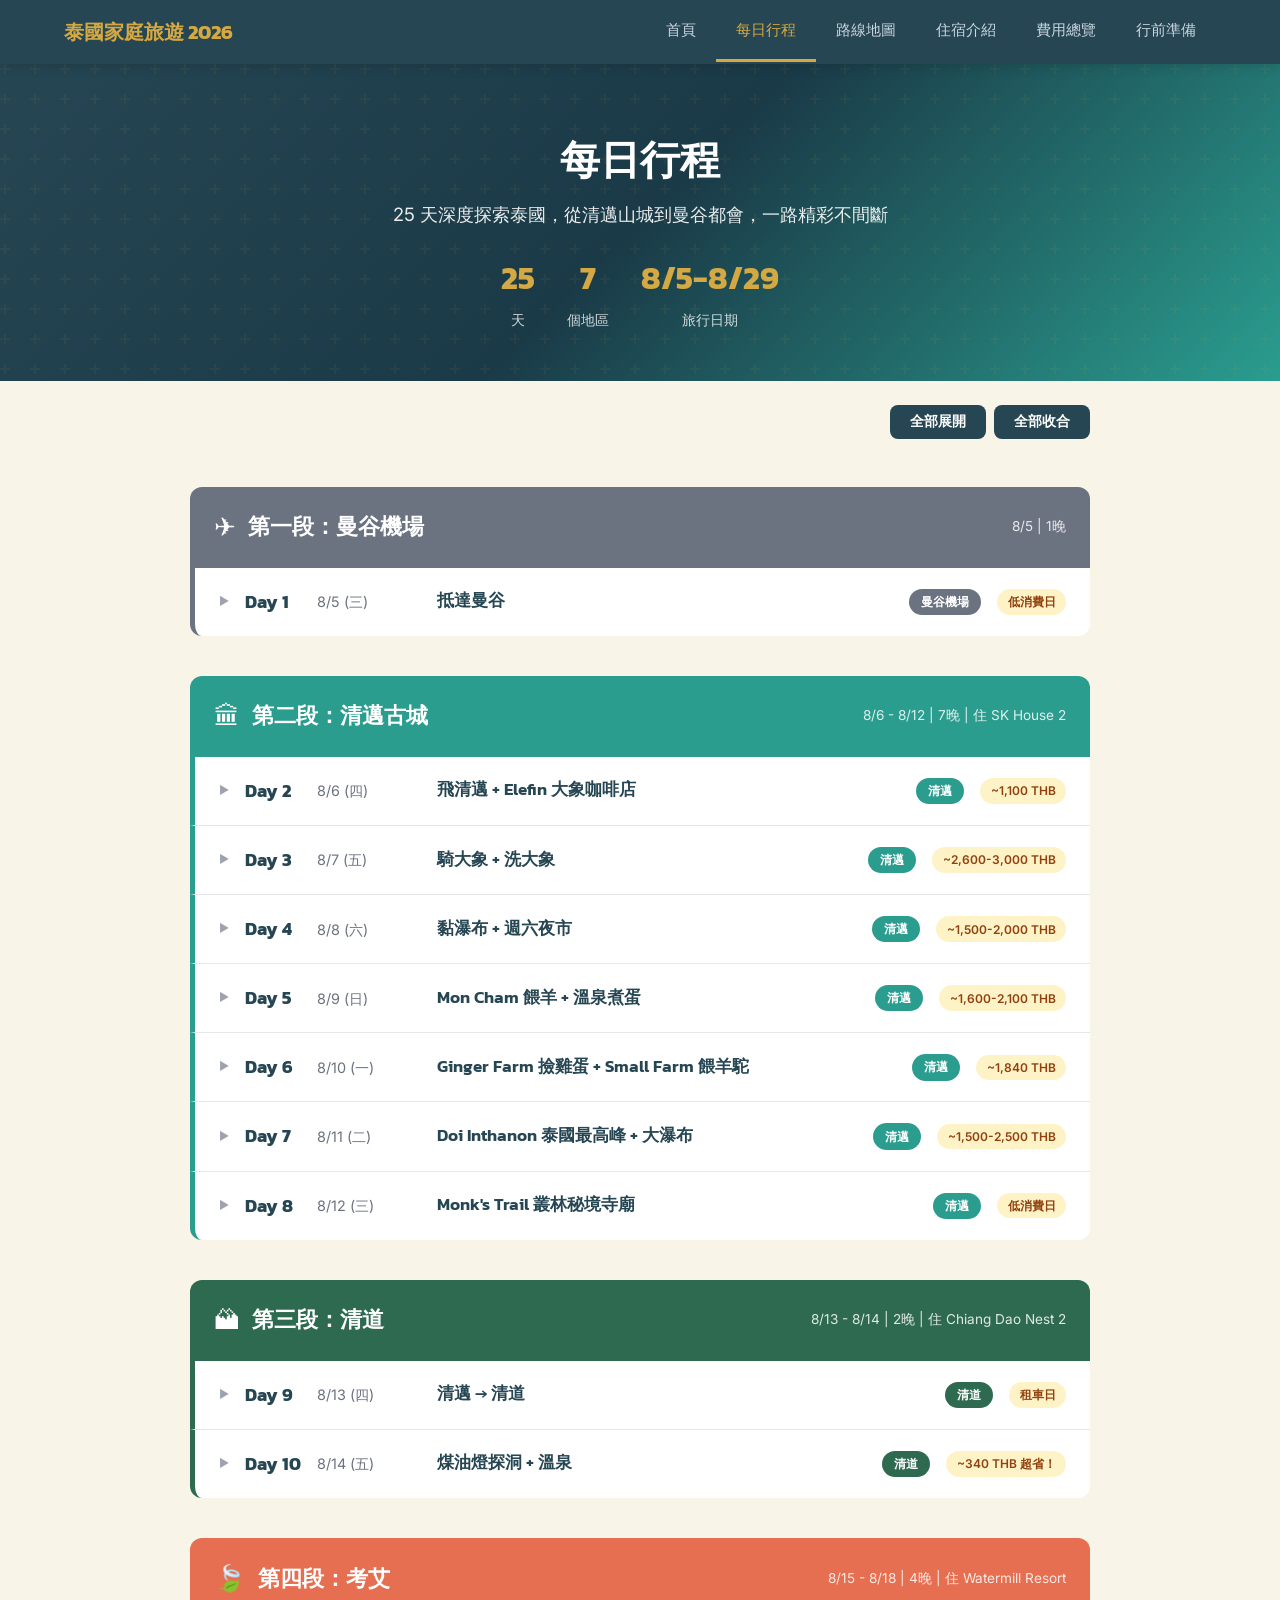
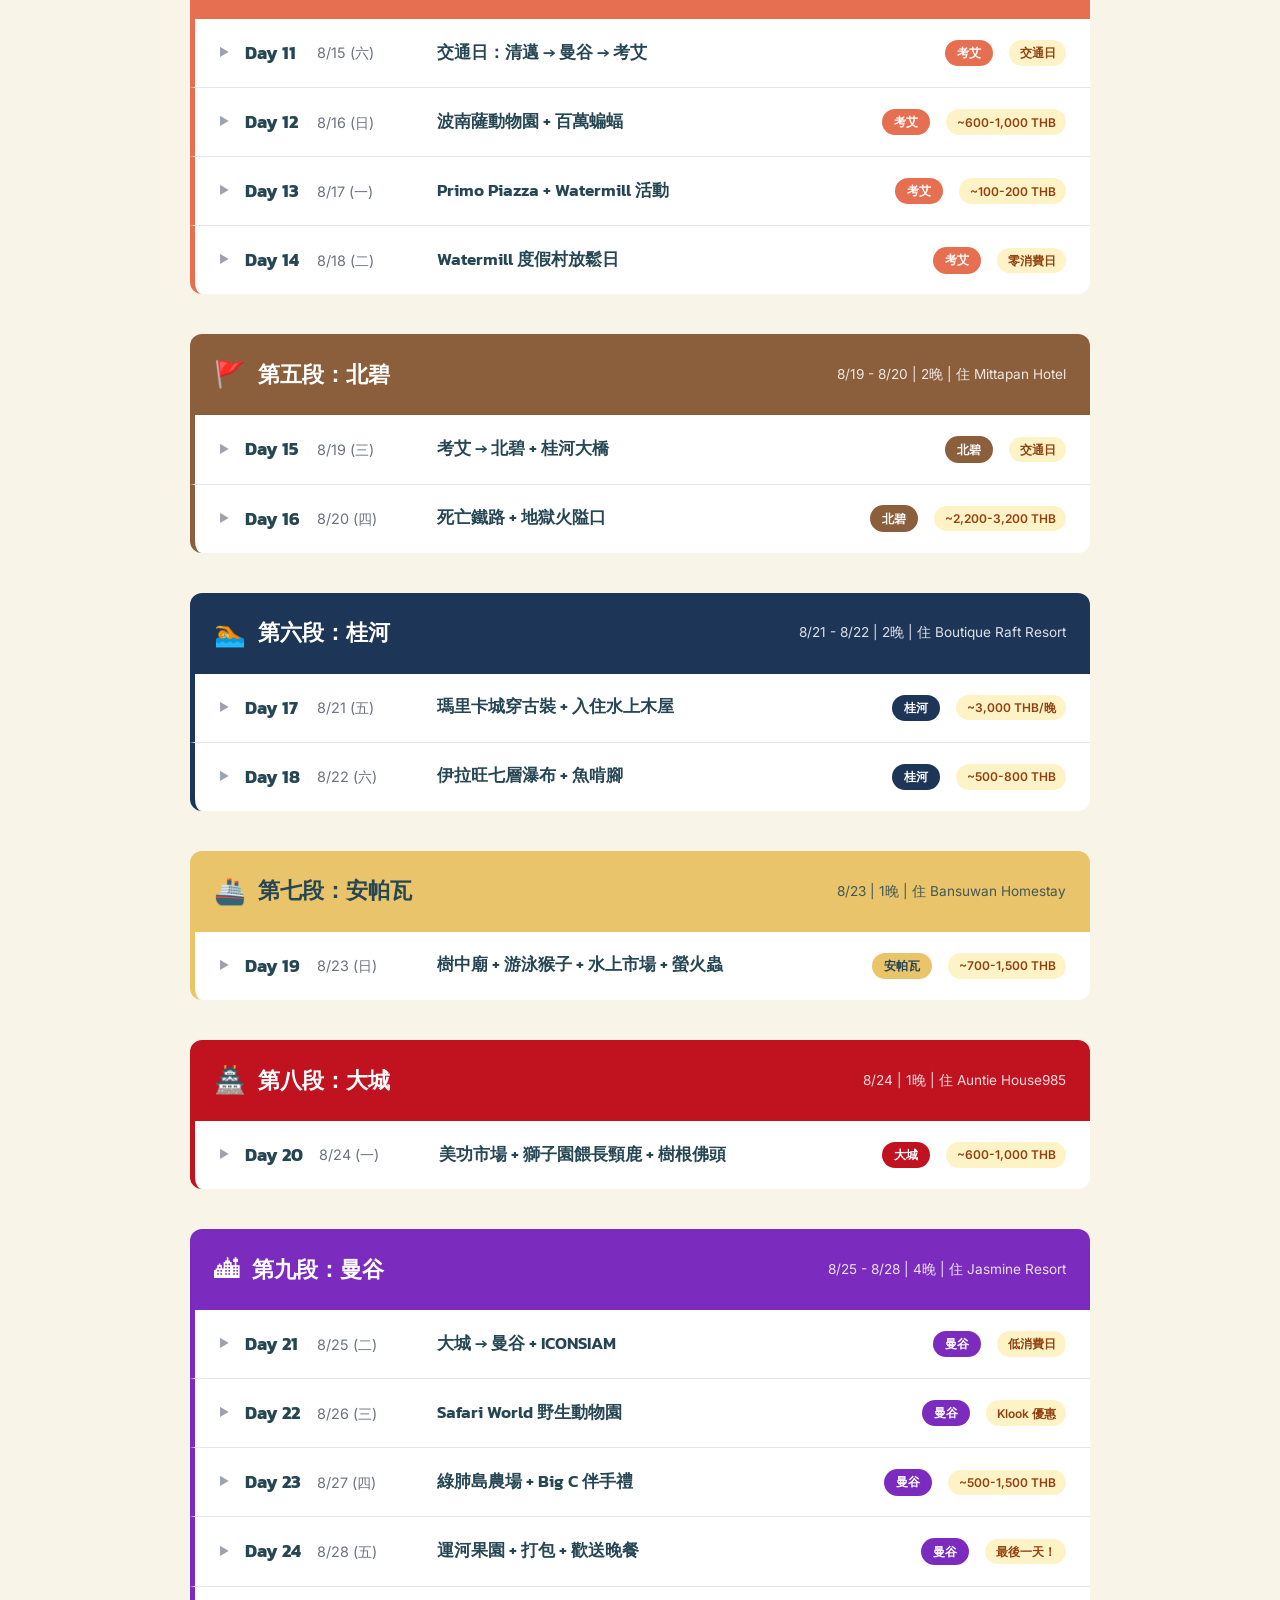
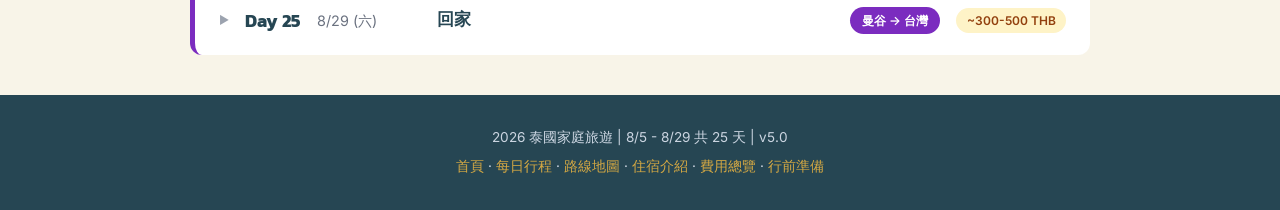
<file: itinerary.html>
<!DOCTYPE html>
<html lang="zh-Hant">
<head>
  <meta charset="UTF-8">
  <meta name="viewport" content="width=device-width, initial-scale=1.0">
<meta name="robots" content="noindex, nofollow">
  <title>每日行程 | 2026 泰國家庭旅遊</title>
  <link rel="preconnect" href="https://fonts.googleapis.com">
  <link rel="preconnect" href="https://fonts.gstatic.com" crossorigin>
  <link href="https://fonts.googleapis.com/css2?family=Inter:wght@400;500;600;700&family=Kanit:wght@400;500;600;700&display=swap" rel="stylesheet">
  <link rel="stylesheet" href="css/style.css">
  <style>
    /* ========================================
       Page-Specific Styles: Itinerary
       ======================================== */

    :root {
      --gold: #D4A843;
      --teal: #2A9D8F;
      --deep-purple: #264653;
      --warm-white: #F8F4E8;
      --segment-gray: #6B7280;
      --segment-teal: #2A9D8F;
      --segment-green: #2D6A4F;
      --segment-orange: #E76F51;
      --segment-brown: #8B5E3C;
      --segment-blue: #1D3557;
      --segment-pink: #E9C46A;
      --segment-red: #C1121F;
      --segment-purple: #7B2CBF;
    }

    * {
      margin: 0;
      padding: 0;
      box-sizing: border-box;
    }

    body {
      font-family: 'Inter', 'Kanit', sans-serif;
      background-color: var(--warm-white);
      color: var(--deep-purple);
      line-height: 1.6;
    }

    /* --- Sticky Navigation --- */
    .navbar {
      position: sticky;
      top: 0;
      z-index: 1000;
      background: var(--deep-purple);
      padding: 0;
      box-shadow: 0 2px 12px rgba(0, 0, 0, 0.15);
    }

    .navbar-inner {
      max-width: 1200px;
      margin: 0 auto;
      display: flex;
      align-items: center;
      justify-content: space-between;
      padding: 0 1.5rem;
    }

    .navbar-brand {
      font-family: 'Kanit', sans-serif;
      font-size: 1.25rem;
      font-weight: 700;
      color: var(--gold);
      text-decoration: none;
      padding: 1rem 0;
      white-space: nowrap;
    }

    .navbar-toggle {
      display: none;
      background: none;
      border: 2px solid var(--gold);
      color: var(--gold);
      font-size: 1.5rem;
      padding: 0.25rem 0.5rem;
      border-radius: 4px;
      cursor: pointer;
      line-height: 1;
    }

    .navbar-menu {
      display: flex;
      list-style: none;
      gap: 0;
    }

    .navbar-menu li a {
      display: block;
      padding: 1rem 1.25rem;
      color: #cbd5e1;
      text-decoration: none;
      font-size: 0.95rem;
      font-weight: 500;
      transition: color 0.2s, background 0.2s;
      white-space: nowrap;
    }

    .navbar-menu li a:hover,
    .navbar-menu li a:focus {
      color: var(--gold);
      background: rgba(212, 168, 67, 0.1);
    }

    .navbar-menu li a.active {
      color: var(--gold);
      border-bottom: 3px solid var(--gold);
    }

    /* --- Page Hero --- */
    .page-hero {
      background: linear-gradient(135deg, var(--deep-purple) 0%, #1a3a47 50%, var(--teal) 100%);
      color: #fff;
      text-align: center;
      padding: 4rem 1.5rem 3rem;
      position: relative;
      overflow: hidden;
    }

    .page-hero::before {
      content: '';
      position: absolute;
      top: 0;
      left: 0;
      right: 0;
      bottom: 0;
      background: url("data:image/svg+xml,%3Csvg width='60' height='60' viewBox='0 0 60 60' xmlns='http://www.w3.org/2000/svg'%3E%3Cg fill='none' fill-rule='evenodd'%3E%3Cg fill='%23D4A843' fill-opacity='0.06'%3E%3Cpath d='M36 34v-4h-2v4h-4v2h4v4h2v-4h4v-2h-4zm0-30V0h-2v4h-4v2h4v4h2V6h4V4h-4zM6 34v-4H4v4H0v2h4v4h2v-4h4v-2H6zM6 4V0H4v4H0v2h4v4h2V6h4V4H6z'/%3E%3C/g%3E%3C/g%3E%3C/svg%3E");
      opacity: 1;
    }

    .page-hero h1 {
      font-family: 'Kanit', sans-serif;
      font-size: 2.5rem;
      font-weight: 700;
      margin-bottom: 0.5rem;
      position: relative;
    }

    .page-hero p {
      font-size: 1.15rem;
      opacity: 0.9;
      position: relative;
    }

    .trip-stats {
      display: flex;
      justify-content: center;
      gap: 2rem;
      margin-top: 1.5rem;
      flex-wrap: wrap;
      position: relative;
    }

    .trip-stat {
      text-align: center;
    }

    .trip-stat-number {
      display: block;
      font-family: 'Kanit', sans-serif;
      font-size: 2rem;
      font-weight: 700;
      color: var(--gold);
    }

    .trip-stat-label {
      font-size: 0.85rem;
      opacity: 0.8;
    }

    /* --- Segment Headers --- */
    .segment-header {
      max-width: 900px;
      margin: 2.5rem auto 0;
      padding: 1.25rem 1.5rem;
      border-radius: 12px 12px 0 0;
      color: #fff;
      display: flex;
      align-items: center;
      gap: 0.75rem;
    }

    .segment-header h2 {
      font-family: 'Kanit', sans-serif;
      font-size: 1.4rem;
      font-weight: 600;
    }

    .segment-header .segment-icon {
      font-size: 1.6rem;
      flex-shrink: 0;
    }

    .segment-header .segment-dates {
      margin-left: auto;
      font-size: 0.85rem;
      opacity: 0.85;
      white-space: nowrap;
    }

    .segment-gray { background: var(--segment-gray); }
    .segment-teal { background: var(--segment-teal); }
    .segment-green { background: var(--segment-green); }
    .segment-orange { background: var(--segment-orange); }
    .segment-brown { background: var(--segment-brown); }
    .segment-blue { background: var(--segment-blue); }
    .segment-pink { background: var(--segment-pink); color: var(--deep-purple); }
    .segment-red { background: var(--segment-red); }
    .segment-purple { background: var(--segment-purple); }

    /* --- Day Cards --- */
    .days-container {
      max-width: 900px;
      margin: 0 auto 2.5rem;
      padding: 0;
    }

    .day-card {
      background: #fff;
      border-left: 5px solid var(--segment-gray);
      margin: 0;
      border-bottom: 1px solid #e5e7eb;
      transition: box-shadow 0.2s;
    }

    .day-card:last-child {
      border-radius: 0 0 12px 12px;
      border-bottom: none;
    }

    .day-card[data-segment="gray"]   { border-left-color: var(--segment-gray); }
    .day-card[data-segment="teal"]   { border-left-color: var(--segment-teal); }
    .day-card[data-segment="green"]  { border-left-color: var(--segment-green); }
    .day-card[data-segment="orange"] { border-left-color: var(--segment-orange); }
    .day-card[data-segment="brown"]  { border-left-color: var(--segment-brown); }
    .day-card[data-segment="blue"]   { border-left-color: var(--segment-blue); }
    .day-card[data-segment="pink"]   { border-left-color: var(--segment-pink); }
    .day-card[data-segment="red"]    { border-left-color: var(--segment-red); }
    .day-card[data-segment="purple"] { border-left-color: var(--segment-purple); }

    details.day-card summary {
      padding: 1.25rem 1.5rem;
      cursor: pointer;
      list-style: none;
      display: flex;
      align-items: center;
      gap: 1rem;
      flex-wrap: wrap;
      user-select: none;
    }

    details.day-card summary::-webkit-details-marker {
      display: none;
    }

    details.day-card summary::before {
      content: '\25B6';
      font-size: 0.7rem;
      color: #9ca3af;
      transition: transform 0.2s;
      flex-shrink: 0;
    }

    details.day-card[open] summary::before {
      transform: rotate(90deg);
    }

    details.day-card summary:hover {
      background: rgba(42, 157, 143, 0.04);
    }

    details.day-card summary:focus-visible {
      outline: 3px solid var(--gold);
      outline-offset: -3px;
    }

    .day-number {
      font-family: 'Kanit', sans-serif;
      font-weight: 700;
      font-size: 1.1rem;
      color: var(--deep-purple);
      min-width: 3.5rem;
    }

    .day-date {
      font-size: 0.9rem;
      color: #6b7280;
      min-width: 6.5rem;
    }

    .day-title {
      font-family: 'Kanit', sans-serif;
      font-weight: 600;
      font-size: 1.05rem;
      color: var(--deep-purple);
      flex: 1;
      min-width: 150px;
    }

    .location-tag {
      display: inline-flex;
      align-items: center;
      gap: 0.3rem;
      padding: 0.2rem 0.75rem;
      border-radius: 999px;
      font-size: 0.78rem;
      font-weight: 600;
      color: #fff;
      white-space: nowrap;
    }

    .location-tag.tag-gray   { background: var(--segment-gray); }
    .location-tag.tag-teal   { background: var(--segment-teal); }
    .location-tag.tag-green  { background: var(--segment-green); }
    .location-tag.tag-orange { background: var(--segment-orange); }
    .location-tag.tag-brown  { background: var(--segment-brown); }
    .location-tag.tag-blue   { background: var(--segment-blue); }
    .location-tag.tag-pink   { background: var(--segment-pink); color: var(--deep-purple); }
    .location-tag.tag-red    { background: var(--segment-red); }
    .location-tag.tag-purple { background: var(--segment-purple); }

    .cost-badge {
      display: inline-flex;
      align-items: center;
      gap: 0.3rem;
      padding: 0.2rem 0.65rem;
      border-radius: 999px;
      font-size: 0.75rem;
      font-weight: 600;
      background: #fef3c7;
      color: #92400e;
      white-space: nowrap;
    }

    /* --- Day Content --- */
    .day-content {
      padding: 0 1.5rem 1.5rem 3.5rem;
    }

    .timeline {
      position: relative;
      padding-left: 1.5rem;
    }

    .timeline::before {
      content: '';
      position: absolute;
      left: 0;
      top: 0.5rem;
      bottom: 0.5rem;
      width: 2px;
      background: #e5e7eb;
    }

    .timeline-item {
      position: relative;
      margin-bottom: 1rem;
      padding-left: 1rem;
    }

    .timeline-item::before {
      content: '';
      position: absolute;
      left: -1.5rem;
      top: 0.55rem;
      width: 10px;
      height: 10px;
      border-radius: 50%;
      background: var(--teal);
      border: 2px solid #fff;
      box-shadow: 0 0 0 2px var(--teal);
    }

    .timeline-item.highlight::before {
      background: var(--gold);
      box-shadow: 0 0 0 2px var(--gold);
    }

    .timeline-time {
      font-weight: 600;
      font-size: 0.85rem;
      color: var(--teal);
      display: block;
      margin-bottom: 0.15rem;
    }

    .timeline-desc {
      font-size: 0.95rem;
      color: #374151;
    }

    .timeline-detail {
      font-size: 0.85rem;
      color: #6b7280;
      margin-top: 0.15rem;
    }

    .timeline-cost {
      display: inline-block;
      font-size: 0.8rem;
      font-weight: 600;
      color: #92400e;
      background: #fef3c7;
      padding: 0.1rem 0.5rem;
      border-radius: 4px;
      margin-top: 0.2rem;
    }

    /* --- Callout Boxes --- */
    .callout {
      margin-top: 1.25rem;
      padding: 1rem 1.25rem;
      border-radius: 8px;
      font-size: 0.9rem;
      line-height: 1.5;
    }

    .callout-tip {
      background: #ecfdf5;
      border-left: 4px solid var(--teal);
      color: #065f46;
    }

    .callout-warning {
      background: #fef3c7;
      border-left: 4px solid #f59e0b;
      color: #92400e;
    }

    .callout-parent {
      background: #ede9fe;
      border-left: 4px solid #7c3aed;
      color: #4c1d95;
    }

    .callout-star {
      background: #fff7ed;
      border-left: 4px solid var(--gold);
      color: #78350f;
    }

    .callout strong {
      display: block;
      margin-bottom: 0.25rem;
    }

    /* --- Footer --- */
    .page-footer {
      background: var(--deep-purple);
      color: #cbd5e1;
      text-align: center;
      padding: 2rem 1.5rem;
      font-size: 0.85rem;
    }

    .page-footer a {
      color: var(--gold);
      text-decoration: none;
    }

    .page-footer a:hover {
      text-decoration: underline;
    }

    /* --- Expand / Collapse All Button --- */
    .controls-bar {
      max-width: 900px;
      margin: 1.5rem auto 0;
      padding: 0 0 0.5rem;
      display: flex;
      justify-content: flex-end;
      gap: 0.5rem;
    }

    .btn-toggle {
      background: var(--deep-purple);
      color: #fff;
      border: none;
      padding: 0.5rem 1.25rem;
      border-radius: 8px;
      font-size: 0.85rem;
      font-weight: 600;
      cursor: pointer;
      transition: background 0.2s, transform 0.1s;
      font-family: 'Inter', sans-serif;
    }

    .btn-toggle:hover {
      background: var(--teal);
    }

    .btn-toggle:active {
      transform: scale(0.97);
    }

    .btn-toggle:focus-visible {
      outline: 3px solid var(--gold);
      outline-offset: 2px;
    }

    /* --- Skip Link (Accessibility) --- */
    .skip-link {
      position: absolute;
      top: -100%;
      left: 1rem;
      background: var(--gold);
      color: var(--deep-purple);
      padding: 0.75rem 1.25rem;
      border-radius: 0 0 8px 8px;
      font-weight: 700;
      z-index: 9999;
      text-decoration: none;
      transition: top 0.2s;
    }

    .skip-link:focus {
      top: 0;
    }

    /* --- Responsive --- */
    @media (max-width: 768px) {
      .navbar-toggle {
        display: block;
      }

      .navbar-menu {
        display: none;
        flex-direction: column;
        position: absolute;
        top: 100%;
        left: 0;
        right: 0;
        background: var(--deep-purple);
        box-shadow: 0 4px 12px rgba(0,0,0,0.2);
      }

      .navbar-menu.open {
        display: flex;
      }

      .navbar-menu li a {
        padding: 0.9rem 1.5rem;
        border-bottom: 1px solid rgba(255,255,255,0.08);
      }

      .navbar-menu li a.active {
        border-bottom: 1px solid rgba(255,255,255,0.08);
        background: rgba(212, 168, 67, 0.12);
      }

      .page-hero {
        padding: 3rem 1rem 2rem;
      }

      .page-hero h1 {
        font-size: 1.8rem;
      }

      .trip-stats {
        gap: 1.25rem;
      }

      .segment-header {
        margin-left: 0.5rem;
        margin-right: 0.5rem;
        border-radius: 10px 10px 0 0;
        flex-wrap: wrap;
      }

      .segment-header .segment-dates {
        margin-left: 0;
        width: 100%;
        margin-top: 0.25rem;
      }

      .days-container {
        margin-left: 0.5rem;
        margin-right: 0.5rem;
      }

      details.day-card summary {
        padding: 1rem;
        gap: 0.5rem;
      }

      .day-content {
        padding: 0 1rem 1.25rem 1.5rem;
      }

      .day-number {
        min-width: auto;
        font-size: 1rem;
      }

      .day-date {
        min-width: auto;
        font-size: 0.8rem;
      }

      .day-title {
        font-size: 0.95rem;
        width: 100%;
        order: 5;
      }

      .controls-bar {
        margin-left: 0.5rem;
        margin-right: 0.5rem;
      }
    }

    @media (max-width: 480px) {
      .page-hero h1 {
        font-size: 1.5rem;
      }

      .trip-stat-number {
        font-size: 1.5rem;
      }

      .segment-header h2 {
        font-size: 1.15rem;
      }
    }

    /* --- Print Styles --- */
    @media print {
      .navbar, .controls-bar, .skip-link, .navbar-toggle {
        display: none !important;
      }

      details.day-card {
        break-inside: avoid;
      }

      details.day-card[open] summary ~ * {
        display: block !important;
      }

      .day-card {
        border: 1px solid #ccc;
        margin-bottom: 0.5rem;
      }
    }
  </style>
</head>
<body>

  <!-- Skip Link for Accessibility -->
  <a href="#main-content" class="skip-link">跳至主要內容</a>

  <!-- Sticky Navigation -->
  <nav class="navbar" role="navigation" aria-label="主要導覽列">
    <div class="navbar-inner">
      <a href="index.html" class="navbar-brand">泰國家庭旅遊 2026</a>
      <button class="navbar-toggle" aria-expanded="false" aria-controls="nav-menu" aria-label="開啟選單">
        &#9776;
      </button>
      <ul class="navbar-menu" id="nav-menu" role="menubar">
        <li role="none"><a href="index.html" role="menuitem">首頁</a></li>
        <li role="none"><a href="itinerary.html" role="menuitem" class="active" aria-current="page">每日行程</a></li>
        <li role="none"><a href="map.html" role="menuitem">路線地圖</a></li>
        <li role="none"><a href="accommodation.html" role="menuitem">住宿介紹</a></li>
        <li role="none"><a href="budget.html" role="menuitem">費用總覽</a></li>
        <li role="none"><a href="preparation.html" role="menuitem">行前準備</a></li>
      </ul>
    </div>
  </nav>

  <!-- Page Hero -->
  <header class="page-hero">
    <h1>每日行程</h1>
    <p>25 天深度探索泰國，從清邁山城到曼谷都會，一路精彩不間斷</p>
    <div class="trip-stats">
      <div class="trip-stat">
        <span class="trip-stat-number">25</span>
        <span class="trip-stat-label">天</span>
      </div>
      <div class="trip-stat">
        <span class="trip-stat-number">7</span>
        <span class="trip-stat-label">個地區</span>
      </div>
      <div class="trip-stat">
        <span class="trip-stat-number">8/5-8/29</span>
        <span class="trip-stat-label">旅行日期</span>
      </div>
    </div>
  </header>

  <!-- Main Content -->
  <main id="main-content">

    <!-- Controls -->
    <div class="controls-bar">
      <button class="btn-toggle" id="btn-expand" aria-label="展開所有行程">全部展開</button>
      <button class="btn-toggle" id="btn-collapse" aria-label="收合所有行程">全部收合</button>
    </div>

    <!-- =============================================
         SEGMENT 1: 曼谷機場 (gray) — 1晚
         ============================================= -->
    <div class="segment-header segment-gray" role="heading" aria-level="2">
      <span class="segment-icon" aria-hidden="true">&#9992;</span>
      <h2>第一段：曼谷機場</h2>
      <span class="segment-dates">8/5 | 1晚</span>
    </div>
    <div class="days-container">

      <!-- Day 1 -->
      <details class="day-card" data-segment="gray">
        <summary>
          <span class="day-number">Day 1</span>
          <span class="day-date">8/5 (三)</span>
          <span class="day-title">抵達曼谷</span>
          <span class="location-tag tag-gray">曼谷機場</span>
          <span class="cost-badge">低消費日</span>
        </summary>
        <div class="day-content">
          <div class="timeline">
            <div class="timeline-item highlight">
              <span class="timeline-time">下午/傍晚</span>
              <span class="timeline-desc">VietJet 航班抵達 BKK 素萬那普機場</span>
            </div>
            <div class="timeline-item">
              <span class="timeline-time">接駁</span>
              <span class="timeline-desc">搭乘免費接駁車前往 BS Residence Suvarnabhumi</span>
              <span class="timeline-detail">含早餐方案，設有兒童泳池，免費 24 小時機場接送</span>
            </div>
            <div class="timeline-item">
              <span class="timeline-time">晚間</span>
              <span class="timeline-desc">機場附近餐廳或旅店周邊小吃，早點休息</span>
              <span class="timeline-detail">明天一早飛清邁，養足精神迎接旅程</span>
            </div>
          </div>
          <div class="callout callout-tip">
            <strong>小提醒</strong>
            抵達後先在機場換少量泰銖應急，市區匯率更好。記得開通手機漫遊或購買當地 SIM 卡。
          </div>
          <div class="callout callout-parent">
            <strong>親子提醒</strong>
            長途飛行後小孩可能疲累，飯店泳池可以讓孩子放電。準備好嬰兒推車方便移動。
          </div>
        </div>
      </details>

    </div><!-- /days-container segment 1 -->


    <!-- =============================================
         SEGMENT 2: 清邁古城 (teal) — 7晚
         ============================================= -->
    <div class="segment-header segment-teal" role="heading" aria-level="2">
      <span class="segment-icon" aria-hidden="true">&#127963;</span>
      <h2>第二段：清邁古城</h2>
      <span class="segment-dates">8/6 - 8/12 | 7晚 | 住 SK House 2</span>
    </div>
    <div class="days-container">

      <!-- Day 2 -->
      <details class="day-card" data-segment="teal">
        <summary>
          <span class="day-number">Day 2</span>
          <span class="day-date">8/6 (四)</span>
          <span class="day-title">飛清邁 + Elefin 大象咖啡店</span>
          <span class="location-tag tag-teal">清邁</span>
          <span class="cost-badge">~1,100 THB</span>
        </summary>
        <div class="day-content">
          <div class="timeline">
            <div class="timeline-item highlight">
              <span class="timeline-time">上午</span>
              <span class="timeline-desc">VietJet 曼谷飛清邁</span>
              <span class="timeline-detail">國內航班約 1 小時</span>
            </div>
            <div class="timeline-item">
              <span class="timeline-time">中午</span>
              <span class="timeline-desc">Grab 至古城，入住 SK House 2</span>
              <span class="timeline-detail">家庭房，2 單人床+1 加大雙人床，地點評分 9.1，有泳池</span>
              <span class="timeline-cost">Grab ~150 THB</span>
            </div>
            <div class="timeline-item highlight">
              <span class="timeline-time">14:30</span>
              <span class="timeline-desc">Elefin Farm &amp; Cafe 大象咖啡店</span>
              <span class="timeline-detail">30 隻大象在園區自由走動，會主動走到你桌旁邊用鼻子捲走香蕉！入場免費</span>
              <span class="timeline-cost">飲料 ~400 + 香蕉 ~200 THB</span>
            </div>
            <div class="timeline-item">
              <span class="timeline-time">晚餐</span>
              <span class="timeline-desc">古城內街邊小吃</span>
              <span class="timeline-detail">Pad Thai、芒果糯米飯</span>
              <span class="timeline-cost">30-60 THB/份</span>
            </div>
          </div>
          <div class="callout callout-star">
            <strong>必玩推薦</strong>
            大象完全自由走動（沒有鍊子、沒有圍欄），會主動走到你桌旁！這是隔天騎大象的「預告片」，先跟大象打招呼，明天再騎上去。
          </div>
          <div class="callout callout-parent">
            <strong>親子提醒</strong>
            抵達日行程不排太緊，坐著喝咖啡配大象，節奏完美。園區有簡餐（薯條、雞塊），建議先吃午餐再去。營業時間 10:00-17:00，建議 15:00 前到。
          </div>
        </div>
      </details>

      <!-- Day 3 -->
      <details class="day-card" data-segment="teal">
        <summary>
          <span class="day-number">Day 3</span>
          <span class="day-date">8/7 (五)</span>
          <span class="day-title">騎大象 + 洗大象</span>
          <span class="location-tag tag-teal">清邁</span>
          <span class="cost-badge">~2,600-3,000 THB</span>
        </summary>
        <div class="day-content">
          <div class="timeline">
            <div class="timeline-item highlight">
              <span class="timeline-time">08:00</span>
              <span class="timeline-desc">出發前往 Thai Elephant Home</span>
              <span class="timeline-detail">位於 Mae Wang 區，車程約 1 小時</span>
            </div>
            <div class="timeline-item highlight">
              <span class="timeline-time">09:00-11:00</span>
              <span class="timeline-desc">2 小時體驗：餵大象 + 騎大象走叢林小徑 + 河邊幫大象洗澡！</span>
              <span class="timeline-cost">全家 ~2,000 THB</span>
            </div>
            <div class="timeline-item">
              <span class="timeline-time">中午</span>
              <span class="timeline-desc">回程途中路邊餐廳午餐</span>
            </div>
            <div class="timeline-item">
              <span class="timeline-time">下午</span>
              <span class="timeline-desc">回飯店泳池放鬆</span>
              <span class="timeline-detail">讓小朋友消耗體力，一大人顧午睡、一大人帶 6 歲游泳</span>
            </div>
            <div class="timeline-item">
              <span class="timeline-time">晚餐</span>
              <span class="timeline-desc">Khao Soi 清邁咖哩麵 -- 清邁必吃！</span>
              <span class="timeline-cost">50-60 THB/碗</span>
            </div>
          </div>
          <div class="callout callout-warning">
            <strong>注意事項</strong>
            帶換洗衣物！河邊洗大象活動全身會濕透。2 歲需大人抱著騎，可 1 大 1 小同乘。包車來回約 600-1,000 THB。
          </div>
          <div class="callout callout-parent">
            <strong>親子提醒</strong>
            河邊幫大象洗澡是小朋友最愛的環節。2 小時體驗對幼兒剛好，不會太累。原本的 Maesa 大象營已取消騎乘，改去 Thai Elephant Home 可騎大象。
          </div>
        </div>
      </details>

      <!-- Day 4 -->
      <details class="day-card" data-segment="teal">
        <summary>
          <span class="day-number">Day 4</span>
          <span class="day-date">8/8 (六)</span>
          <span class="day-title">黏瀑布 + 週六夜市</span>
          <span class="location-tag tag-teal">清邁</span>
          <span class="cost-badge">~1,500-2,000 THB</span>
        </summary>
        <div class="day-content">
          <div class="timeline">
            <div class="timeline-item highlight">
              <span class="timeline-time">08:00</span>
              <span class="timeline-desc">出發前往 Bua Tong 黏瀑布（Sticky Waterfall）</span>
              <span class="timeline-detail">車程約 1 小時</span>
            </div>
            <div class="timeline-item highlight">
              <span class="timeline-time">09:30-12:00</span>
              <span class="timeline-desc">爬黏瀑布！石灰岩表面有天然黏性，可以赤腳往上走！</span>
              <span class="timeline-cost">完全免費！</span>
            </div>
            <div class="timeline-item">
              <span class="timeline-time">14:00</span>
              <span class="timeline-desc">回清邁，旅店休息</span>
            </div>
            <div class="timeline-item highlight">
              <span class="timeline-time">16:00</span>
              <span class="timeline-desc">Wua Lai Walking Street 週六步行街開市！</span>
              <span class="timeline-detail">銀器手工藝 + 街頭小吃，人少些更適合帶小孩</span>
            </div>
          </div>
          <div class="callout callout-star">
            <strong>必玩推薦</strong>
            全行程最特別的自然體驗之一！瀑布可以踩著往上走，不會滑。6 歲可以自己爬上去（石灰岩真的很黏腳底），8 月雨季水量充沛更壯觀。
          </div>
          <div class="callout callout-parent">
            <strong>親子提醒</strong>
            2 歲需大人抱著或背著走，建議穿防滑涼鞋。帶換洗衣物 + 毛巾。包車來回約 1,500-2,000 THB。
          </div>
        </div>
      </details>

      <!-- Day 5 -->
      <details class="day-card" data-segment="teal">
        <summary>
          <span class="day-number">Day 5</span>
          <span class="day-date">8/9 (日)</span>
          <span class="day-title">Mon Cham 餵羊 + 溫泉煮蛋</span>
          <span class="location-tag tag-teal">清邁</span>
          <span class="cost-badge">~1,600-2,100 THB</span>
        </summary>
        <div class="day-content">
          <div class="timeline">
            <div class="timeline-item highlight">
              <span class="timeline-time">08:30</span>
              <span class="timeline-desc">Grab 前往 Mon Cham 蒙占山</span>
              <span class="timeline-detail">40 分鐘車程，Mae Rim 方向</span>
            </div>
            <div class="timeline-item highlight">
              <span class="timeline-time">09:30-11:30</span>
              <span class="timeline-desc">山頂農場：餵綿羊、走花田步道、咖啡廳看雲海梯田</span>
              <span class="timeline-cost">免費入場</span>
            </div>
            <div class="timeline-item">
              <span class="timeline-time">12:00</span>
              <span class="timeline-desc">山上午餐（有餐廳）</span>
            </div>
            <div class="timeline-item highlight">
              <span class="timeline-time">14:00-16:00</span>
              <span class="timeline-desc">San Kamphaeng 溫泉煮蛋！</span>
              <span class="timeline-detail">買蛋籃放進溫泉，等 15 分鐘就熟了！小孩最愛等蛋熟的過程</span>
              <span class="timeline-cost">溫泉 100 THB/人，蛋籃 10-20 THB</span>
            </div>
          </div>
          <div class="callout callout-star">
            <strong>必玩推薦</strong>
            溫泉煮蛋是小孩最愛的環節！把蛋放進竹籃、沉入溫泉、等 15 分鐘就熟了，超有成就感。Mon Cham 海拔 1,400m，比清邁涼 5-8 度C。
          </div>
          <div class="callout callout-parent">
            <strong>親子提醒</strong>
            Mon Cham 帶薄外套。餵羊區 6 歲可以自己餵，2 歲需要大人幫忙。溫泉有不同溫度的池子，選溫度適中的給小朋友泡腳。Grab 或包車約 1,500-2,000 THB 來回。
          </div>
        </div>
      </details>

      <!-- Day 6 -->
      <details class="day-card" data-segment="teal">
        <summary>
          <span class="day-number">Day 6</span>
          <span class="day-date">8/10 (一)</span>
          <span class="day-title">Ginger Farm 撿雞蛋 + Small Farm 餵羊駝</span>
          <span class="location-tag tag-teal">清邁</span>
          <span class="cost-badge">~1,840 THB</span>
        </summary>
        <div class="day-content">
          <div class="timeline">
            <div class="timeline-item highlight">
              <span class="timeline-time">09:00</span>
              <span class="timeline-desc">Grab 前往 Ginger Farm 薑農場</span>
              <span class="timeline-detail">杭東區，20 分鐘車程</span>
            </div>
            <div class="timeline-item highlight">
              <span class="timeline-time">09:30-12:30</span>
              <span class="timeline-desc">半日農場體驗：餵雞 + 撿雞蛋 + 種稻 + 騎水牛 + 泥巴滑梯！</span>
              <span class="timeline-detail">米其林必比登推薦食材午餐含在體驗費內</span>
              <span class="timeline-cost">390 THB/人（2 歲可能免費）</span>
            </div>
            <div class="timeline-item highlight">
              <span class="timeline-time">13:30-15:30</span>
              <span class="timeline-desc">Small Farm 小農場：餵羊駝 + 騎小馬 + 餵鴕鳥 + 抱小豬</span>
              <span class="timeline-detail">泰國唯一澳洲羊駝！騎小馬只要 20 THB</span>
              <span class="timeline-cost">大人 50 + 小孩 20 THB</span>
            </div>
            <div class="timeline-item">
              <span class="timeline-time">下午</span>
              <span class="timeline-desc">回清邁，泳池最後一游</span>
            </div>
            <div class="timeline-item">
              <span class="timeline-time">晚餐</span>
              <span class="timeline-desc">清邁古城好好享用</span>
            </div>
          </div>
          <div class="callout callout-star">
            <strong>動物成就滿點！</strong>
            今天的動物成就：雞（撿蛋） + 水牛（騎） + 羊駝（餵） + 小馬（騎） + 鴕鳥（餵） + 小豬（抱）！Ginger Farm 建議提前 Facebook 預約。
          </div>
          <div class="callout callout-parent">
            <strong>親子提醒</strong>
            撿雞蛋環節：先餵雞飼料，再到雞窩把蛋撿出來，小孩超有成就感。泥巴滑梯帶換洗衣物！6 歲可以自己騎小馬。
          </div>
        </div>
      </details>

      <!-- Day 7 -->
      <details class="day-card" data-segment="teal">
        <summary>
          <span class="day-number">Day 7</span>
          <span class="day-date">8/11 (二)</span>
          <span class="day-title">Doi Inthanon 泰國最高峰 + 大瀑布</span>
          <span class="location-tag tag-teal">清邁</span>
          <span class="cost-badge">~1,500-2,500 THB</span>
        </summary>
        <div class="day-content">
          <div class="timeline">
            <div class="timeline-item highlight">
              <span class="timeline-time">07:30</span>
              <span class="timeline-desc">出發前往 Doi Inthanon 茵他儂國家公園</span>
              <span class="timeline-detail">清邁西南方約 1.5 小時車程，海拔 2,565 公尺</span>
            </div>
            <div class="timeline-item highlight">
              <span class="timeline-time">09:30</span>
              <span class="timeline-desc">抵達泰國最高峰！登頂拍照留念</span>
              <span class="timeline-detail">山頂涼爽，溫度約 15-20 度C，雲霧繚繞</span>
            </div>
            <div class="timeline-item">
              <span class="timeline-time">10:30</span>
              <span class="timeline-desc">參觀國王王后雙塔 Naphamethinidon &amp; Naphaphonphumisiri</span>
              <span class="timeline-detail">山頂的美麗佛塔，周圍花園盛開</span>
            </div>
            <div class="timeline-item highlight">
              <span class="timeline-time">12:00</span>
              <span class="timeline-desc">壯觀大瀑布</span>
              <span class="timeline-detail">Wachirathan Waterfall 或 Sirithan Waterfall，8 月雨季水量充沛超壯觀</span>
            </div>
            <div class="timeline-item">
              <span class="timeline-time">午餐</span>
              <span class="timeline-desc">園區內餐廳或沿途餐廳</span>
            </div>
            <div class="timeline-item">
              <span class="timeline-time">下午</span>
              <span class="timeline-desc">回清邁市區休息</span>
            </div>
          </div>
          <div class="callout callout-star">
            <strong>必訪推薦</strong>
            泰國最高峰！山頂比清邁涼 10-15 度，是酷暑中的清涼天堂。8 月雨季的瀑布水量驚人，非常壯觀。
          </div>
          <div class="callout callout-parent">
            <strong>親子提醒</strong>
            山頂很涼，務必帶薄外套甚至長袖。2 歲推車在瀑布步道不太好推，建議用背帶。包車或自駕來回約 1,500-2,500 THB。
          </div>
        </div>
      </details>

      <!-- Day 8 -->
      <details class="day-card" data-segment="teal">
        <summary>
          <span class="day-number">Day 8</span>
          <span class="day-date">8/12 (三)</span>
          <span class="day-title">Monk's Trail 叢林秘境寺廟</span>
          <span class="location-tag tag-teal">清邁</span>
          <span class="cost-badge">低消費日</span>
        </summary>
        <div class="day-content">
          <div class="timeline">
            <div class="timeline-item highlight">
              <span class="timeline-time">09:00</span>
              <span class="timeline-desc">前往 Monk's Trail 僧侶步道</span>
              <span class="timeline-detail">素帖山腳下的隱藏步道，穿越叢林通往秘境寺廟</span>
            </div>
            <div class="timeline-item highlight">
              <span class="timeline-time">09:30-11:30</span>
              <span class="timeline-desc">叢林健行：走過竹林、溪流、抵達隱藏在森林中的古寺</span>
              <span class="timeline-detail">步道不長但充滿冒險感，像走進電影場景</span>
              <span class="timeline-cost">免費</span>
            </div>
            <div class="timeline-item">
              <span class="timeline-time">中午</span>
              <span class="timeline-desc">回古城午餐</span>
            </div>
            <div class="timeline-item">
              <span class="timeline-time">下午</span>
              <span class="timeline-desc">泳池放鬆 + 打包行李</span>
              <span class="timeline-detail">清邁最後一天，好好享受古城氛圍</span>
            </div>
            <div class="timeline-item">
              <span class="timeline-time">晚餐</span>
              <span class="timeline-desc">清邁古城最後一晚晚餐</span>
            </div>
          </div>
          <div class="callout callout-tip">
            <strong>小提醒</strong>
            Monk's Trail 是清邁在地人的秘密景點，觀光客很少。步道約 30-40 分鐘即可走完，適合帶小孩輕鬆健行。穿好走的鞋子。
          </div>
          <div class="callout callout-parent">
            <strong>親子提醒</strong>
            6 歲走得動，2 歲建議背帶。步道有些地方較泥濘（雨季），注意防滑。今天輕鬆收尾，為明天出發清道做準備。
          </div>
        </div>
      </details>

    </div><!-- /days-container segment 2 -->


    <!-- =============================================
         SEGMENT 3: 清道 (green) — 2晚
         ============================================= -->
    <div class="segment-header segment-green" role="heading" aria-level="2">
      <span class="segment-icon" aria-hidden="true">&#127956;</span>
      <h2>第三段：清道</h2>
      <span class="segment-dates">8/13 - 8/14 | 2晚 | 住 Chiang Dao Nest 2</span>
    </div>
    <div class="days-container">

      <!-- Day 9 -->
      <details class="day-card" data-segment="green">
        <summary>
          <span class="day-number">Day 9</span>
          <span class="day-date">8/13 (四)</span>
          <span class="day-title">清邁 → 清道</span>
          <span class="location-tag tag-green">清道</span>
          <span class="cost-badge">租車日</span>
        </summary>
        <div class="day-content">
          <div class="timeline">
            <div class="timeline-item">
              <span class="timeline-time">09:00</span>
              <span class="timeline-desc">退房 SK House 2，租車自駕前往清道</span>
              <span class="timeline-detail">車程約 1.5 小時，沿途盡是壯闊稻田與山巒風光</span>
            </div>
            <div class="timeline-item">
              <span class="timeline-time">沿途</span>
              <span class="timeline-desc">欣賞稻田田園風光，停車讓小朋友下來拍照、踩田埂</span>
            </div>
            <div class="timeline-item highlight">
              <span class="timeline-time">11:00</span>
              <span class="timeline-desc">入住 Chiang Dao Nest 2</span>
              <span class="timeline-detail">群山環繞的世外桃源度假村，眺望道隆清道山</span>
            </div>
            <div class="timeline-item">
              <span class="timeline-time">下午</span>
              <span class="timeline-desc">探索園區：山景餐廳、花園小徑、大片草地</span>
            </div>
            <div class="timeline-item">
              <span class="timeline-time">晚餐</span>
              <span class="timeline-desc">Nest 2 園區餐廳</span>
              <span class="timeline-detail">食物品質極佳，約 150-300 THB/道</span>
            </div>
          </div>
          <div class="callout callout-star">
            <strong>必住推薦</strong>
            Chiang Dao Nest 是此行最特別的住宿之一！隱身山林間的小木屋，餐廳食物水準極高。園區有大片草地，2 歲可以自由奔跑。
          </div>
          <div class="callout callout-parent">
            <strong>親子提醒</strong>
            山景壯觀，下午雲霧繚繞非常美。晚上蟲鳴鳥叫，與城市完全不同的體驗。今天悠閒抵達就好，讓大家適應山區環境。
          </div>
        </div>
      </details>

      <!-- Day 10 -->
      <details class="day-card" data-segment="green">
        <summary>
          <span class="day-number">Day 10</span>
          <span class="day-date">8/14 (五)</span>
          <span class="day-title">煤油燈探洞 + 溫泉</span>
          <span class="location-tag tag-green">清道</span>
          <span class="cost-badge">~340 THB 超省！</span>
        </summary>
        <div class="day-content">
          <div class="timeline">
            <div class="timeline-item highlight">
              <span class="timeline-time">09:00</span>
              <span class="timeline-desc">前往 Chiang Dao Cave 清道洞穴</span>
              <span class="timeline-detail">車程約 15 分鐘</span>
            </div>
            <div class="timeline-item highlight">
              <span class="timeline-time">09:30-11:00</span>
              <span class="timeline-desc">嚮導手持煤油燈，帶路探索洞穴深處！</span>
              <span class="timeline-detail">壯觀的鐘乳石和石筍，光影搖曳非常神祕</span>
              <span class="timeline-cost">嚮導費 200 THB/組（含煤油燈）</span>
            </div>
            <div class="timeline-item">
              <span class="timeline-time">11:30</span>
              <span class="timeline-desc">洞穴外午餐</span>
            </div>
            <div class="timeline-item highlight">
              <span class="timeline-time">14:00-16:00</span>
              <span class="timeline-desc">Chiang Dao Hot Springs 清道溫泉</span>
              <span class="timeline-detail">天然溫泉池，享受山區溫泉</span>
              <span class="timeline-cost">40-100 THB/人</span>
            </div>
            <div class="timeline-item">
              <span class="timeline-time">晚餐</span>
              <span class="timeline-desc">Nest 2 餐廳晚餐，最後一晚在清道</span>
            </div>
          </div>
          <div class="callout callout-star">
            <strong>超省錢日！</strong>
            今天是整趟旅行花費最少的一天，洞穴探險和溫泉加起來不到 350 泰銖，卻是最難忘的體驗之一。
          </div>
          <div class="callout callout-parent">
            <strong>親子提醒</strong>
            6 歲會覺得煤油燈探險超酷，像冒險故事！2 歲需全程大人抱（地面不平，推車不可用）。洞穴內涼爽，帶薄外套。溫泉選溫度適中的池子給小朋友泡。
          </div>
        </div>
      </details>

    </div><!-- /days-container segment 3 -->


    <!-- =============================================
         SEGMENT 4: 考艾 (orange) — 4晚
         ============================================= -->
    <div class="segment-header segment-orange" role="heading" aria-level="2">
      <span class="segment-icon" aria-hidden="true">&#127811;</span>
      <h2>第四段：考艾</h2>
      <span class="segment-dates">8/15 - 8/18 | 4晚 | 住 Watermill Resort</span>
    </div>
    <div class="days-container">

      <!-- Day 11 -->
      <details class="day-card" data-segment="orange">
        <summary>
          <span class="day-number">Day 11</span>
          <span class="day-date">8/15 (六)</span>
          <span class="day-title">交通日：清邁 → 曼谷 → 考艾</span>
          <span class="location-tag tag-orange">考艾</span>
          <span class="cost-badge">交通日</span>
        </summary>
        <div class="day-content">
          <div class="timeline">
            <div class="timeline-item">
              <span class="timeline-time">08:00</span>
              <span class="timeline-desc">退房 Chiang Dao Nest 2，開車返回清邁機場歸還租車</span>
            </div>
            <div class="timeline-item highlight">
              <span class="timeline-time">中午前</span>
              <span class="timeline-desc">VietJet 清邁（CNX）→ 曼谷廊曼（DMK）</span>
              <span class="timeline-detail">約 1 小時航程</span>
            </div>
            <div class="timeline-item">
              <span class="timeline-time">下午</span>
              <span class="timeline-desc">DMK 廊曼機場取車，前往考艾</span>
              <span class="timeline-detail">車程約 2-3 小時</span>
            </div>
            <div class="timeline-item highlight">
              <span class="timeline-time">16:00-17:00</span>
              <span class="timeline-desc">入住 Watermill Resort Twin House by The Creek</span>
              <span class="timeline-detail">夢幻度假村：小溪、天鵝、鵝、鸚鵡、魚池、腳踏車、划船</span>
            </div>
            <div class="timeline-item">
              <span class="timeline-time">傍晚</span>
              <span class="timeline-desc">探索園區</span>
            </div>
          </div>
          <div class="callout callout-warning">
            <strong>注意事項</strong>
            今天是長途交通日，準備充足零食和車上娛樂給小孩。建議租 SUV（約 1,200-1,800 THB/天），後續幾天都需要車。
          </div>
        </div>
      </details>

      <!-- Day 12 -->
      <details class="day-card" data-segment="orange">
        <summary>
          <span class="day-number">Day 12</span>
          <span class="day-date">8/16 (日)</span>
          <span class="day-title">波南薩動物園 + 百萬蝙蝠</span>
          <span class="location-tag tag-orange">考艾</span>
          <span class="cost-badge">~600-1,000 THB</span>
        </summary>
        <div class="day-content">
          <div class="timeline">
            <div class="timeline-item highlight">
              <span class="timeline-time">上午</span>
              <span class="timeline-desc">Bonanza Exotic Zoo 波南薩動物園</span>
              <span class="timeline-detail">用奶瓶餵小山羊！還有鸚鵡、浣熊、小袋鼠等可愛動物近距離互動</span>
              <span class="timeline-cost">~200-400 THB/人</span>
            </div>
            <div class="timeline-item">
              <span class="timeline-time">中午</span>
              <span class="timeline-desc">園區內或附近午餐</span>
            </div>
            <div class="timeline-item">
              <span class="timeline-time">下午</span>
              <span class="timeline-desc">回 Watermill Resort 休息</span>
              <span class="timeline-detail">小溪戲水、騎腳踏車、餵天鵝和鸚鵡</span>
            </div>
            <div class="timeline-item highlight">
              <span class="timeline-time">17:30</span>
              <span class="timeline-desc">蝙蝠洞：百萬蝙蝠出洞奇觀！</span>
              <span class="timeline-detail">傍晚時分，超過百萬隻蝙蝠如黑色巨龍般從洞口湧出，壯觀至極</span>
              <span class="timeline-cost">免費！</span>
            </div>
          </div>
          <div class="callout callout-star">
            <strong>必看推薦</strong>
            波南薩動物園的奶瓶餵小山羊是小小孩最愛！蝙蝠出洞是考艾最震撼的自然奇觀，完全免費，建議 17:00 到場卡位。帶防蚊液！
          </div>
          <div class="callout callout-parent">
            <strong>親子提醒</strong>
            2 歲最喜歡奶瓶餵小動物的環節。蝙蝠洞最後一段碎石路，開車小心底盤。
          </div>
        </div>
      </details>

      <!-- Day 13 -->
      <details class="day-card" data-segment="orange">
        <summary>
          <span class="day-number">Day 13</span>
          <span class="day-date">8/17 (一)</span>
          <span class="day-title">Primo Piazza + Watermill 活動</span>
          <span class="location-tag tag-orange">考艾</span>
          <span class="cost-badge">~100-200 THB</span>
        </summary>
        <div class="day-content">
          <div class="timeline">
            <div class="timeline-item highlight">
              <span class="timeline-time">09:00</span>
              <span class="timeline-desc">前往 Primo Piazza 義大利風小鎮</span>
              <span class="timeline-detail">車程約 30-40 分鐘</span>
            </div>
            <div class="timeline-item highlight">
              <span class="timeline-time">09:30-12:00</span>
              <span class="timeline-desc">歐風街景拍照、餵草泥馬（羊駝）、小型動物園、騎迷你馬</span>
              <span class="timeline-cost">門票 100-200 THB/人</span>
            </div>
            <div class="timeline-item">
              <span class="timeline-time">午餐</span>
              <span class="timeline-desc">Primo Piazza 內義式餐廳</span>
            </div>
            <div class="timeline-item">
              <span class="timeline-time">下午</span>
              <span class="timeline-desc">回 Watermill 度假村享受設施</span>
              <span class="timeline-detail">小溪玩水、騎腳踏車、餵天鵝和魚、划小船</span>
            </div>
          </div>
          <div class="callout callout-parent">
            <strong>親子提醒</strong>
            Primo Piazza 的草泥馬非常溫馴，6 歲和 2 歲都可以近距離接觸餵食。園區不大，1-2 小時即可逛完，下午回度假村放鬆不趕行程。
          </div>
        </div>
      </details>

      <!-- Day 14 -->
      <details class="day-card" data-segment="orange">
        <summary>
          <span class="day-number">Day 14</span>
          <span class="day-date">8/18 (二)</span>
          <span class="day-title">Watermill 度假村放鬆日</span>
          <span class="location-tag tag-orange">考艾</span>
          <span class="cost-badge">零消費日</span>
        </summary>
        <div class="day-content">
          <div class="timeline">
            <div class="timeline-item">
              <span class="timeline-time">上午</span>
              <span class="timeline-desc">小溪玩水、踩腳踏車、餵天鵝和鵝、餵魚</span>
            </div>
            <div class="timeline-item">
              <span class="timeline-time">下午</span>
              <span class="timeline-desc">鸚鵡互動、划小船、園區散步</span>
            </div>
            <div class="timeline-item">
              <span class="timeline-time">16:00</span>
              <span class="timeline-desc">打包行李，準備明天前往北碧</span>
            </div>
          </div>
          <div class="callout callout-tip">
            <strong>小提醒</strong>
            放鬆日是長途旅行中很重要的節奏調整。Watermill 園區的小溪和動物就能讓小朋友玩一整天。腳踏車有兒童車，6 歲可以騎，2 歲最愛餵魚和看鵝。
          </div>
        </div>
      </details>

    </div><!-- /days-container segment 4 -->


    <!-- =============================================
         SEGMENT 5: 北碧 (brown) — 2晚
         ============================================= -->
    <div class="segment-header segment-brown" role="heading" aria-level="2">
      <span class="segment-icon" aria-hidden="true">&#128681;</span>
      <h2>第五段：北碧</h2>
      <span class="segment-dates">8/19 - 8/20 | 2晚 | 住 Mittapan Hotel</span>
    </div>
    <div class="days-container">

      <!-- Day 15 -->
      <details class="day-card" data-segment="brown">
        <summary>
          <span class="day-number">Day 15</span>
          <span class="day-date">8/19 (三)</span>
          <span class="day-title">考艾 → 北碧 + 桂河大橋</span>
          <span class="location-tag tag-brown">北碧</span>
          <span class="cost-badge">交通日</span>
        </summary>
        <div class="day-content">
          <div class="timeline">
            <div class="timeline-item">
              <span class="timeline-time">08:00</span>
              <span class="timeline-desc">退房 Watermill Resort，從考艾開車前往北碧</span>
              <span class="timeline-detail">車程 4-5 小時，經曼谷外環，全程最長車程</span>
            </div>
            <div class="timeline-item">
              <span class="timeline-time">13:00</span>
              <span class="timeline-desc">途中午餐</span>
            </div>
            <div class="timeline-item">
              <span class="timeline-time">14:30</span>
              <span class="timeline-desc">入住 Mittapan Hotel</span>
              <span class="timeline-detail">含早餐，評分 8.5，3 張單人床配置，距桂河大橋 1.6 km</span>
            </div>
            <div class="timeline-item highlight">
              <span class="timeline-time">16:00</span>
              <span class="timeline-desc">步行至桂河大橋 Bridge over the River Kwai</span>
              <span class="timeline-detail">二戰歷史名橋，走上橋面感受歷史氛圍</span>
              <span class="timeline-cost">免費</span>
            </div>
          </div>
          <div class="callout callout-warning">
            <strong>注意事項</strong>
            長途開車日，帶充足零食飲水。桂河大橋上行走時請牢牽孩子的手（橋面是鐵軌和木板交替）。6 歲火車迷站在橋上看火車經過會超級興奮！
          </div>
        </div>
      </details>

      <!-- Day 16 -->
      <details class="day-card" data-segment="brown">
        <summary>
          <span class="day-number">Day 16</span>
          <span class="day-date">8/20 (四)</span>
          <span class="day-title">死亡鐵路 + 地獄火隘口</span>
          <span class="location-tag tag-brown">北碧</span>
          <span class="cost-badge">~2,200-3,200 THB</span>
        </summary>
        <div class="day-content">
          <div class="timeline">
            <div class="timeline-item">
              <span class="timeline-time">08:30</span>
              <span class="timeline-desc">包車出發前往 Hellfire Pass 地獄火隘口紀念館</span>
              <span class="timeline-detail">車程約 1.5 小時</span>
              <span class="timeline-cost">包車 2,000-3,000 THB</span>
            </div>
            <div class="timeline-item highlight">
              <span class="timeline-time">09:30-11:00</span>
              <span class="timeline-desc">參觀紀念館 + 走下峽谷步道</span>
              <span class="timeline-detail">二戰戰俘開鑿的隘口，感受歷史</span>
              <span class="timeline-cost">免費</span>
            </div>
            <div class="timeline-item">
              <span class="timeline-time">12:00</span>
              <span class="timeline-desc">Nam Tok 車站附近午餐</span>
            </div>
            <div class="timeline-item highlight">
              <span class="timeline-time">13:00-15:00</span>
              <span class="timeline-desc">搭乘死亡鐵路列車 Nam Tok → Tham Krasae → Kanchanaburi</span>
              <span class="timeline-detail">沿桂河行駛，經過著名的 Tham Krasae 木棧橋（懸崖上的木造橋），風景壯觀！</span>
              <span class="timeline-cost">100 THB/人（2 歲免費）</span>
            </div>
          </div>
          <div class="callout callout-star">
            <strong>必搭推薦</strong>
            Tham Krasae 懸崖木橋段是死亡鐵路最精華的路段，火車幾乎貼著懸崖行駛。火車速度很慢，窗戶全開，6 歲火車迷的夢想行程！
          </div>
          <div class="callout callout-parent">
            <strong>親子提醒</strong>
            Hellfire Pass 步道往下走輕鬆，往上回來較費力，2 歲需背或抱。2 歲坐火車可以坐大人腿上免票。建議包車解決火車單程後的取車問題。
          </div>
        </div>
      </details>

    </div><!-- /days-container segment 5 -->


    <!-- =============================================
         SEGMENT 6: 桂河 (blue) — 2晚
         ============================================= -->
    <div class="segment-header segment-blue" role="heading" aria-level="2">
      <span class="segment-icon" aria-hidden="true">&#127946;</span>
      <h2>第六段：桂河</h2>
      <span class="segment-dates">8/21 - 8/22 | 2晚 | 住 Boutique Raft Resort</span>
    </div>
    <div class="days-container">

      <!-- Day 17 -->
      <details class="day-card" data-segment="blue">
        <summary>
          <span class="day-number">Day 17</span>
          <span class="day-date">8/21 (五)</span>
          <span class="day-title">瑪里卡城穿古裝 + 入住水上木屋</span>
          <span class="location-tag tag-blue">桂河</span>
          <span class="cost-badge">~3,000 THB/晚</span>
        </summary>
        <div class="day-content">
          <div class="timeline">
            <div class="timeline-item">
              <span class="timeline-time">09:00</span>
              <span class="timeline-desc">退房 Mittapan Hotel</span>
            </div>
            <div class="timeline-item highlight">
              <span class="timeline-time">10:00-12:00</span>
              <span class="timeline-desc">Mallika City 瑪里卡城 -- 穿泰國古裝穿越時空！</span>
              <span class="timeline-detail">重現百年前暹羅古城風貌，全家換上傳統服裝拍照，逛古式市集</span>
              <span class="timeline-cost">~200-400 THB/人</span>
            </div>
            <div class="timeline-item">
              <span class="timeline-time">中午</span>
              <span class="timeline-desc">瑪里卡城內用餐（古式餐廳）</span>
            </div>
            <div class="timeline-item highlight">
              <span class="timeline-time">14:00</span>
              <span class="timeline-desc">開車前往 Boutique Raft Resort 碼頭，搭長尾船前往水上度假村</span>
              <span class="timeline-detail">Sai Yok 區，碼頭車程約 1-1.5 小時</span>
            </div>
            <div class="timeline-item highlight">
              <span class="timeline-time">15:00</span>
              <span class="timeline-desc">入住 Family Suite 水上木屋！</span>
              <span class="timeline-detail">住在桂河上的漂浮木屋，全行程最特別的住宿體驗</span>
            </div>
            <div class="timeline-item">
              <span class="timeline-time">下午</span>
              <span class="timeline-desc">河中泳池游泳、從陽台跳河、浮在桂河上放空</span>
            </div>
            <div class="timeline-item">
              <span class="timeline-time">傍晚</span>
              <span class="timeline-desc">木屋露台看夕陽，聽河水聲</span>
            </div>
          </div>
          <div class="callout callout-star">
            <strong>必住推薦</strong>
            瑪里卡城穿古裝拍照超有趣，小孩穿迷你古裝超可愛！水上木屋是全行程最獨特的住宿，晚上聽河水聲入睡。
          </div>
          <div class="callout callout-parent">
            <strong>親子提醒</strong>
            水上木屋露台有半沉式竹筏設計，安全性尚可但需看好小孩。小朋友可從木屋跳進河裡游泳（有救生衣），2 歲全程穿救生衣。手機放防水袋！
          </div>
        </div>
      </details>

      <!-- Day 18 -->
      <details class="day-card" data-segment="blue">
        <summary>
          <span class="day-number">Day 18</span>
          <span class="day-date">8/22 (六)</span>
          <span class="day-title">伊拉旺七層瀑布 + 魚啃腳</span>
          <span class="location-tag tag-blue">桂河</span>
          <span class="cost-badge">~500-800 THB</span>
        </summary>
        <div class="day-content">
          <div class="timeline">
            <div class="timeline-item">
              <span class="timeline-time">08:00</span>
              <span class="timeline-desc">度假村早餐</span>
            </div>
            <div class="timeline-item highlight">
              <span class="timeline-time">09:00</span>
              <span class="timeline-desc">搭船前往 Erawan Falls 伊拉旺瀑布</span>
              <span class="timeline-detail">七層翡翠色階梯瀑布</span>
            </div>
            <div class="timeline-item highlight">
              <span class="timeline-time">09:30-13:00</span>
              <span class="timeline-desc">爬瀑布各層！第 1-3 層平緩適合全家</span>
              <span class="timeline-detail">水中有小魚啃腳（天然 Fish Spa），癢癢的超有趣</span>
              <span class="timeline-cost">大人 300 THB / 兒童 200 THB（2 歲免費）</span>
            </div>
            <div class="timeline-item">
              <span class="timeline-time">下午</span>
              <span class="timeline-desc">選擇活動：竹筏漂流 / 獨木舟 / 鐘乳石洞搭船探索</span>
            </div>
            <div class="timeline-item">
              <span class="timeline-time">晚餐</span>
              <span class="timeline-desc">度假村晚餐</span>
            </div>
          </div>
          <div class="callout callout-star">
            <strong>必玩推薦</strong>
            伊拉旺瀑布的翡翠綠池水清澈見底，是泰國最美的瀑布。魚啃腳體驗 6 歲會又怕又愛，2 歲可能不習慣。第 1-2 層最適合帶幼兒。
          </div>
          <div class="callout callout-parent">
            <strong>親子提醒</strong>
            穿防滑涼鞋或溯溪鞋。竹筏漂流很溫和，全家都適合。第 4 層以上需攀爬，不適合帶幼兒。
          </div>
        </div>
      </details>

    </div><!-- /days-container segment 6 -->


    <!-- =============================================
         SEGMENT 7: 安帕瓦 (pink/gold) — 1晚
         ============================================= -->
    <div class="segment-header segment-pink" role="heading" aria-level="2">
      <span class="segment-icon" aria-hidden="true">&#128674;</span>
      <h2>第七段：安帕瓦</h2>
      <span class="segment-dates">8/23 | 1晚 | 住 Bansuwan Homestay</span>
    </div>
    <div class="days-container">

      <!-- Day 19 -->
      <details class="day-card" data-segment="pink">
        <summary>
          <span class="day-number">Day 19</span>
          <span class="day-date">8/23 (日)</span>
          <span class="day-title">樹中廟 + 游泳猴子 + 水上市場 + 螢火蟲</span>
          <span class="location-tag tag-pink">安帕瓦</span>
          <span class="cost-badge">~700-1,500 THB</span>
        </summary>
        <div class="day-content">
          <div class="timeline">
            <div class="timeline-item">
              <span class="timeline-time">09:00</span>
              <span class="timeline-desc">退房 Boutique Raft Resort，搭船回碼頭取車</span>
            </div>
            <div class="timeline-item highlight">
              <span class="timeline-time">10:00</span>
              <span class="timeline-desc">Wat Bang Kung 樹中廟</span>
              <span class="timeline-detail">整座佛殿被巨大菩提樹根包覆吞噬，神秘又壯觀的奇景！</span>
              <span class="timeline-cost">免費</span>
            </div>
            <div class="timeline-item highlight">
              <span class="timeline-time">11:00</span>
              <span class="timeline-desc">Don Hoi Lot 游泳猴子！</span>
              <span class="timeline-detail">野生猴群會在淺海中游泳覓食，非常獨特的景象</span>
              <span class="timeline-cost">免費</span>
            </div>
            <div class="timeline-item">
              <span class="timeline-time">12:30</span>
              <span class="timeline-desc">抵達安帕瓦，入住 Bansuwan Homestay</span>
              <span class="timeline-detail">含早餐，評分 9.7！河畔民宿氛圍極佳</span>
            </div>
            <div class="timeline-item highlight">
              <span class="timeline-time">16:00</span>
              <span class="timeline-desc">安帕瓦水上市場開市！</span>
              <span class="timeline-detail">船上現煮海鮮、各式泰國小吃、手工藝品（僅週五至週日營業）</span>
              <span class="timeline-cost">小吃每份 40-100 THB</span>
            </div>
            <div class="timeline-item highlight">
              <span class="timeline-time">19:00</span>
              <span class="timeline-desc">螢火蟲包船夜遊</span>
              <span class="timeline-detail">河道兩旁樹上螢火蟲閃爍如聖誕燈飾，夢幻至極</span>
              <span class="timeline-cost">包船 700-1,500 THB</span>
            </div>
          </div>
          <div class="callout callout-star">
            <strong>行程最豐富的一天！</strong>
            樹中廟像電影場景般夢幻，游泳猴子是難得一見的奇景，安帕瓦水上市場的船上海鮮獨一無二，螢火蟲夜遊浪漫至極！今天一口氣收集四大體驗。
          </div>
          <div class="callout callout-parent">
            <strong>親子提醒</strong>
            螢火蟲船約 1 小時，2 歲可能在船上睡著（河風涼爽），帶薄外套。6 歲會對螢火蟲驚呼連連。建議包整艘船（可坐 6-8 人），帶 2 歲更安全。
          </div>
        </div>
      </details>

    </div><!-- /days-container segment 7 -->


    <!-- =============================================
         SEGMENT 8: 大城 (red) — 1晚
         ============================================= -->
    <div class="segment-header segment-red" role="heading" aria-level="2">
      <span class="segment-icon" aria-hidden="true">&#127983;</span>
      <h2>第八段：大城</h2>
      <span class="segment-dates">8/24 | 1晚 | 住 Auntie House985</span>
    </div>
    <div class="days-container">

      <!-- Day 20 -->
      <details class="day-card" data-segment="red">
        <summary>
          <span class="day-number">Day 20</span>
          <span class="day-date">8/24 (一)</span>
          <span class="day-title">美功市場 + 獅子園餵長頸鹿 + 樹根佛頭</span>
          <span class="location-tag tag-red">大城</span>
          <span class="cost-badge">~600-1,000 THB</span>
        </summary>
        <div class="day-content">
          <div class="timeline">
            <div class="timeline-item highlight">
              <span class="timeline-time">06:00</span>
              <span class="timeline-desc">安帕瓦清晨僧侶划船化緣</span>
              <span class="timeline-detail">橙袍僧人划小船沿河接受布施，安帕瓦獨有的晨間風景</span>
            </div>
            <div class="timeline-item">
              <span class="timeline-time">07:00</span>
              <span class="timeline-desc">早餐 + 退房</span>
            </div>
            <div class="timeline-item highlight">
              <span class="timeline-time">08:30</span>
              <span class="timeline-desc">美功鐵道市場 Maeklong Railway Market</span>
              <span class="timeline-detail">火車穿越市場！攤販瞬間收傘讓火車通過的經典奇景，僅 20 分鐘車程</span>
              <span class="timeline-cost">免費</span>
            </div>
            <div class="timeline-item highlight">
              <span class="timeline-time">10:30</span>
              <span class="timeline-desc">Lion Park 獅子園 -- 餵長頸鹿！</span>
              <span class="timeline-detail">近距離餵食長頸鹿，還有其他非洲動物互動體驗</span>
              <span class="timeline-cost">~200-400 THB/人</span>
            </div>
            <div class="timeline-item">
              <span class="timeline-time">中午</span>
              <span class="timeline-desc">開車前往大城，約 3 小時（經曼谷外環）</span>
            </div>
            <div class="timeline-item">
              <span class="timeline-time">午餐</span>
              <span class="timeline-desc">大城船麵 Boat Noodles</span>
              <span class="timeline-detail">一碗只要 10 THB！小小碗吃 10 碗以上，超有趣</span>
            </div>
            <div class="timeline-item">
              <span class="timeline-time">14:00</span>
              <span class="timeline-desc">入住 Auntie House985</span>
              <span class="timeline-detail">含早餐，評分 9.2，僅 500 THB/晚</span>
            </div>
            <div class="timeline-item highlight">
              <span class="timeline-time">15:00</span>
              <span class="timeline-desc">Wat Mahathat 瑪哈泰寺 -- 樹根纏佛頭</span>
              <span class="timeline-detail">大城最具代表性的遺跡，著名照片場景</span>
              <span class="timeline-cost">50 THB</span>
            </div>
          </div>
          <div class="callout callout-star">
            <strong>超豐富的一天！</strong>
            從清晨僧侶化緣到美功鐵道奇景，再到獅子園餵長頸鹿和大城古蹟，每個景點都是重量級體驗。船麵超小碗，一人吃 5-10 碗很正常，6 歲會覺得很有趣！
          </div>
          <div class="callout callout-warning">
            <strong>注意事項</strong>
            美功市場火車離你不到一公尺通過！站在安全距離觀看。2 歲推車在鐵道市場不好推，建議用背帶。
          </div>
        </div>
      </details>

    </div><!-- /days-container segment 8 -->


    <!-- =============================================
         SEGMENT 9: 曼谷 (purple) — 4晚
         ============================================= -->
    <div class="segment-header segment-purple" role="heading" aria-level="2">
      <span class="segment-icon" aria-hidden="true">&#127961;</span>
      <h2>第九段：曼谷</h2>
      <span class="segment-dates">8/25 - 8/28 | 4晚 | 住 Jasmine Resort</span>
    </div>
    <div class="days-container">

      <!-- Day 21 -->
      <details class="day-card" data-segment="purple">
        <summary>
          <span class="day-number">Day 21</span>
          <span class="day-date">8/25 (二)</span>
          <span class="day-title">大城 → 曼谷 + ICONSIAM</span>
          <span class="location-tag tag-purple">曼谷</span>
          <span class="cost-badge">低消費日</span>
        </summary>
        <div class="day-content">
          <div class="timeline">
            <div class="timeline-item">
              <span class="timeline-time">上午</span>
              <span class="timeline-desc">可選：大城晨間遊或再訪一處遺跡</span>
            </div>
            <div class="timeline-item">
              <span class="timeline-time">10:00</span>
              <span class="timeline-desc">退房，開車前往曼谷還車</span>
              <span class="timeline-detail">車程約 1.5 小時</span>
            </div>
            <div class="timeline-item">
              <span class="timeline-time">12:00</span>
              <span class="timeline-desc">入住 Jasmine Resort</span>
              <span class="timeline-detail">官網直訂 9 折，Quadruple Room 2 張 King 大床，會員小孩免費早餐</span>
            </div>
            <div class="timeline-item highlight">
              <span class="timeline-time">14:00-17:00</span>
              <span class="timeline-desc">ICONSIAM SookSiam 室內水上市場</span>
              <span class="timeline-detail">百貨公司裡的水上市場！冷氣舒適，泰國各府特色美食、文創商品、兒童遊樂區</span>
              <span class="timeline-cost">免費入場</span>
            </div>
            <div class="timeline-item">
              <span class="timeline-time">17:00</span>
              <span class="timeline-desc">ICONSIAM 河畔觀景台看昭披耶河夕陽</span>
            </div>
          </div>
          <div class="callout callout-tip">
            <strong>小提醒</strong>
            ICONSIAM 的 SookSiam 每天營業、有冷氣，完美替代無法安排的恰圖恰週末市場。百貨公司內有母嬰室和乾淨廁所。
          </div>
        </div>
      </details>

      <!-- Day 22 -->
      <details class="day-card" data-segment="purple">
        <summary>
          <span class="day-number">Day 22</span>
          <span class="day-date">8/26 (三)</span>
          <span class="day-title">Safari World 野生動物園</span>
          <span class="location-tag tag-purple">曼谷</span>
          <span class="cost-badge">Klook 優惠</span>
        </summary>
        <div class="day-content">
          <div class="timeline">
            <div class="timeline-item highlight">
              <span class="timeline-time">08:30</span>
              <span class="timeline-desc">出發前往 Safari World</span>
              <span class="timeline-detail">Grab 或自駕，約 40 分鐘</span>
            </div>
            <div class="timeline-item highlight">
              <span class="timeline-time">09:00-10:30</span>
              <span class="timeline-desc">Safari Park 野生動物園區 -- 開車穿越！</span>
              <span class="timeline-detail">近距離觀看長頸鹿、斑馬、獅子，可開窗餵長頸鹿</span>
            </div>
            <div class="timeline-item highlight">
              <span class="timeline-time">10:30-16:00</span>
              <span class="timeline-desc">Marine Park 海洋公園區</span>
              <span class="timeline-detail">海豚秀、海獅秀、餵長頸鹿、猩猩拳擊秀</span>
            </div>
          </div>
          <div class="callout callout-tip">
            <strong>省錢秘訣</strong>
            Klook/KKday 線上買票比現場便宜 20-50%！套票約大人 1,500 THB、兒童 1,100 THB（超過 100cm），2 歲免費。建議一開園就到。
          </div>
          <div class="callout callout-parent">
            <strong>親子提醒</strong>
            Safari World 是曼谷親子必去！野生動物園區長頸鹿會把頭伸進車窗吃東西。2 歲最喜歡餵長頸鹿和看海豚。帶防曬、帽子、水。
          </div>
        </div>
      </details>

      <!-- Day 23 -->
      <details class="day-card" data-segment="purple">
        <summary>
          <span class="day-number">Day 23</span>
          <span class="day-date">8/27 (四)</span>
          <span class="day-title">綠肺島農場 + Big C 伴手禮</span>
          <span class="location-tag tag-purple">曼谷</span>
          <span class="cost-badge">~500-1,500 THB</span>
        </summary>
        <div class="day-content">
          <div class="timeline">
            <div class="timeline-item highlight">
              <span class="timeline-time">09:00</span>
              <span class="timeline-desc">前往 Bang Krachao 綠肺島農場</span>
              <span class="timeline-detail">搭船渡河前往曼谷的「綠肺」，被稱為城市中的鄉村秘境</span>
            </div>
            <div class="timeline-item highlight">
              <span class="timeline-time">09:30-12:00</span>
              <span class="timeline-desc">Green Lung Farm 綠肺農場體驗</span>
              <span class="timeline-detail">泥巴滑梯！還有捉魚、划船、騎腳踏車穿越綠色隧道</span>
            </div>
            <div class="timeline-item">
              <span class="timeline-time">午餐</span>
              <span class="timeline-desc">農場或島上餐廳</span>
            </div>
            <div class="timeline-item">
              <span class="timeline-time">下午</span>
              <span class="timeline-desc">回旅店休息 + 泳池</span>
            </div>
            <div class="timeline-item highlight">
              <span class="timeline-time">16:00</span>
              <span class="timeline-desc">Big C 超市掃伴手禮</span>
              <span class="timeline-detail">小老板海苔、皇家牛乳片、泰式奶茶、芒果乾、青草藥膏</span>
              <span class="timeline-cost">預算 500-1,500 THB</span>
            </div>
          </div>
          <div class="callout callout-star">
            <strong>必玩推薦</strong>
            綠肺島農場的泥巴滑梯是小孩最愛！在曼谷市中心竟然有如此田園風光的秘境，搭船渡河本身就是一場冒險。帶換洗衣物！
          </div>
          <div class="callout callout-tip">
            <strong>伴手禮清單</strong>
            Big C 必買：小老板海苔（大包裝便宜超多）、皇家牛乳片、Mama 泡麵、泰式奶茶即溶包、椰子脆片、芒果乾。記得留行李空間！
          </div>
        </div>
      </details>

      <!-- Day 24 -->
      <details class="day-card" data-segment="purple">
        <summary>
          <span class="day-number">Day 24</span>
          <span class="day-date">8/28 (五)</span>
          <span class="day-title">運河果園 + 打包 + 歡送晚餐</span>
          <span class="location-tag tag-purple">曼谷</span>
          <span class="cost-badge">最後一天！</span>
        </summary>
        <div class="day-content">
          <div class="timeline">
            <div class="timeline-item highlight">
              <span class="timeline-time">09:00</span>
              <span class="timeline-desc">運河果園（Khlong Lat Mayom 水上市場周邊果園）</span>
              <span class="timeline-detail">搭船遊運河，採蓮花、摘當季水果，體驗曼谷水鄉生活</span>
            </div>
            <div class="timeline-item highlight">
              <span class="timeline-time">09:30-12:00</span>
              <span class="timeline-desc">採蓮花 + 摘水果體驗</span>
              <span class="timeline-detail">在運河邊的果園中親手摘取熱帶水果，小孩超愛！</span>
            </div>
            <div class="timeline-item">
              <span class="timeline-time">午餐</span>
              <span class="timeline-desc">水上市場美食</span>
            </div>
            <div class="timeline-item">
              <span class="timeline-time">下午</span>
              <span class="timeline-desc">打包行李（最耗時的環節！24 天的戰利品）</span>
            </div>
            <div class="timeline-item">
              <span class="timeline-time">17:00</span>
              <span class="timeline-desc">旅店泳池最後一游</span>
            </div>
            <div class="timeline-item highlight">
              <span class="timeline-time">晚間</span>
              <span class="timeline-desc">歡送晚餐 -- 為這趟美好的家庭旅行畫下完美句點</span>
              <span class="timeline-detail">選一間好餐廳，慶祝旅途圓滿</span>
            </div>
          </div>
          <div class="callout callout-star">
            <strong>完美收尾</strong>
            運河果園是旅程尾聲的驚喜體驗！搭船遊運河感受曼谷的水鄉風情，採蓮花和摘水果讓孩子有美好的收尾回憶。
          </div>
          <div class="callout callout-warning">
            <strong>注意事項</strong>
            確認行李不超重（VietJet 行李託運限制要事先確認！超重費很貴）。確認明天機場交通、護照機票。
          </div>
        </div>
      </details>

      <!-- Day 25 -->
      <details class="day-card" data-segment="purple">
        <summary>
          <span class="day-number">Day 25</span>
          <span class="day-date">8/29 (六)</span>
          <span class="day-title">回家</span>
          <span class="location-tag tag-purple">曼谷 → 台灣</span>
          <span class="cost-badge">~300-500 THB</span>
        </summary>
        <div class="day-content">
          <div class="timeline">
            <div class="timeline-item">
              <span class="timeline-time">上午</span>
              <span class="timeline-desc">退房 Jasmine Resort，最後一頓早餐</span>
            </div>
            <div class="timeline-item highlight">
              <span class="timeline-time">提前 3 小時</span>
              <span class="timeline-desc">Grab 前往 BKK 素萬那普機場</span>
              <span class="timeline-cost">300-500 THB</span>
            </div>
            <div class="timeline-item highlight">
              <span class="timeline-time">飛行</span>
              <span class="timeline-desc">VietJet 飛回台灣</span>
              <span class="timeline-detail">帶著滿滿回憶和伴手禮回家！25 天的泰國親子冒險圓滿結束</span>
            </div>
          </div>
          <div class="callout callout-warning">
            <strong>注意事項</strong>
            提早出門，曼谷塞車嚴重（尤其週六白天）。機場退稅：單店消費滿 2,000 THB 可申請 VAT Refund（退 7%）。液體類伴手禮放託運行李。
          </div>
          <div class="callout callout-parent">
            <strong>親子提醒</strong>
            回程飛機上準備好零食和平板電腦給小孩。2 歲幼兒起降時可能耳朵不適，準備奶嘴或讓他喝水吞嚥。
          </div>
        </div>
      </details>

    </div><!-- /days-container segment 9 -->

  </main>

  <!-- Footer -->
  <footer class="page-footer">
    <p>2026 泰國家庭旅遊 | 8/5 - 8/29 共 25 天 | v5.0</p>
    <p style="margin-top: 0.5rem;">
      <a href="index.html">首頁</a> &middot;
      <a href="itinerary.html">每日行程</a> &middot;
      <a href="map.html">路線地圖</a> &middot;
      <a href="accommodation.html">住宿介紹</a> &middot;
      <a href="budget.html">費用總覽</a> &middot;
      <a href="preparation.html">行前準備</a>
    </p>
  </footer>

  <!-- JavaScript: Toggle All & Mobile Nav -->
  <script>
    // Expand / Collapse All
    document.getElementById('btn-expand').addEventListener('click', function () {
      document.querySelectorAll('details.day-card').forEach(function (d) {
        d.open = true;
      });
    });

    document.getElementById('btn-collapse').addEventListener('click', function () {
      document.querySelectorAll('details.day-card').forEach(function (d) {
        d.open = false;
      });
    });

    // Mobile Navigation Toggle
    var navToggle = document.querySelector('.navbar-toggle');
    var navMenu = document.getElementById('nav-menu');

    if (navToggle && navMenu) {
      navToggle.addEventListener('click', function () {
        var isOpen = navMenu.classList.toggle('open');
        navToggle.setAttribute('aria-expanded', isOpen);
      });

      // Close menu when a link is clicked
      navMenu.querySelectorAll('a').forEach(function (link) {
        link.addEventListener('click', function () {
          navMenu.classList.remove('open');
          navToggle.setAttribute('aria-expanded', 'false');
        });
      });
    }
  </script>

</body>
</html>
</file>
<file: css/style.css>
/* ============================================
   Thailand Family Trip Website - Shared Styles
   Pure CSS, no frameworks
   ============================================ */

/* --- CSS Custom Properties --- */
:root {
  /* Thai-inspired palette */
  --gold: #D4A843;
  --gold-light: #E8C96A;
  --gold-dark: #B8922E;
  --teal: #2A9D8F;
  --teal-light: #3DBDAD;
  --teal-dark: #1F7A6F;
  --deep-purple: #264653;
  --deep-purple-light: #2F5A6B;
  --warm-white: #F8F4E8;
  --warm-white-dark: #EDE8D8;

  /* Neutral palette */
  --text-primary: #1A1A2E;
  --text-secondary: #4A4A5A;
  --text-muted: #7A7A8A;
  --border-color: #E0DCD0;
  --shadow-color: rgba(38, 70, 83, 0.12);
  --shadow-strong: rgba(38, 70, 83, 0.22);

  /* Typography scale */
  --font-display: 'Kanit', sans-serif;
  --font-body: 'Inter', sans-serif;
  --fs-hero: clamp(2.4rem, 6vw, 4.5rem);
  --fs-h1: clamp(1.8rem, 4vw, 3rem);
  --fs-h2: clamp(1.4rem, 3vw, 2.2rem);
  --fs-h3: clamp(1.1rem, 2vw, 1.5rem);
  --fs-body: clamp(0.95rem, 1.5vw, 1.1rem);
  --fs-small: clamp(0.8rem, 1.2vw, 0.9rem);
  --fs-tiny: 0.75rem;

  /* Spacing scale */
  --space-xs: 0.25rem;
  --space-sm: 0.5rem;
  --space-md: 1rem;
  --space-lg: 1.5rem;
  --space-xl: 2.5rem;
  --space-2xl: 4rem;
  --space-3xl: 6rem;

  /* Layout */
  --max-width: 1200px;
  --nav-height: 64px;
  --border-radius: 12px;
  --border-radius-sm: 8px;
  --border-radius-lg: 20px;

  /* Transitions */
  --transition-fast: 0.2s ease;
  --transition-base: 0.3s ease;
  --transition-slow: 0.5s ease;
  --transition-spring: 0.4s cubic-bezier(0.34, 1.56, 0.64, 1);
}

/* --- Reset & Base --- */
*,
*::before,
*::after {
  margin: 0;
  padding: 0;
  box-sizing: border-box;
}

html {
  scroll-behavior: smooth;
  scroll-padding-top: var(--nav-height);
  -webkit-text-size-adjust: 100%;
}

body {
  font-family: var(--font-body);
  font-size: var(--fs-body);
  line-height: 1.7;
  color: var(--text-primary);
  background-color: var(--warm-white);
  -webkit-font-smoothing: antialiased;
  -moz-osx-font-smoothing: grayscale;
  overflow-x: hidden;
}

img {
  max-width: 100%;
  height: auto;
  display: block;
}

a {
  color: inherit;
  text-decoration: none;
  transition: color var(--transition-fast);
}

ul, ol {
  list-style: none;
}

button {
  cursor: pointer;
  border: none;
  background: none;
  font-family: inherit;
  font-size: inherit;
}

/* --- Utility Classes --- */
.container {
  width: 100%;
  max-width: var(--max-width);
  margin: 0 auto;
  padding: 0 var(--space-lg);
}

.sr-only {
  position: absolute;
  width: 1px;
  height: 1px;
  padding: 0;
  margin: -1px;
  overflow: hidden;
  clip: rect(0, 0, 0, 0);
  white-space: nowrap;
  border: 0;
}

.section-title {
  font-family: var(--font-display);
  font-size: var(--fs-h1);
  font-weight: 700;
  text-align: center;
  margin-bottom: var(--space-sm);
  color: var(--deep-purple);
  position: relative;
}

.section-title::after {
  content: '';
  display: block;
  width: 60px;
  height: 4px;
  background: linear-gradient(90deg, var(--gold), var(--teal));
  border-radius: 2px;
  margin: var(--space-md) auto 0;
}

.section-subtitle {
  text-align: center;
  color: var(--text-secondary);
  font-size: var(--fs-body);
  max-width: 600px;
  margin: 0 auto var(--space-2xl);
}

.section {
  padding: var(--space-3xl) 0;
}

.section--alt {
  background-color: #fff;
}

/* --- Subtle Background Pattern --- */
.pattern-bg {
  position: relative;
}

.pattern-bg::before {
  content: '';
  position: absolute;
  inset: 0;
  opacity: 0.03;
  background-image:
    radial-gradient(circle at 25% 25%, var(--gold) 1px, transparent 1px),
    radial-gradient(circle at 75% 75%, var(--teal) 1px, transparent 1px);
  background-size: 40px 40px;
  pointer-events: none;
  z-index: 0;
}

.pattern-bg > * {
  position: relative;
  z-index: 1;
}

/* ============================================
   Navigation
   ============================================ */
.navbar {
  position: fixed;
  top: 0;
  left: 0;
  right: 0;
  height: var(--nav-height);
  z-index: 1000;
  transition: background-color var(--transition-base), box-shadow var(--transition-base);
}

.navbar--scrolled {
  background-color: rgba(248, 244, 232, 0.95);
  backdrop-filter: blur(12px);
  -webkit-backdrop-filter: blur(12px);
  box-shadow: 0 2px 20px var(--shadow-color);
}

.navbar__inner {
  display: flex;
  align-items: center;
  justify-content: space-between;
  height: 100%;
  max-width: var(--max-width);
  margin: 0 auto;
  padding: 0 var(--space-lg);
}

.navbar__logo {
  font-family: var(--font-display);
  font-size: 1.2rem;
  font-weight: 700;
  color: var(--warm-white);
  transition: color var(--transition-base);
  white-space: nowrap;
}

.navbar--scrolled .navbar__logo {
  color: var(--deep-purple);
}

.navbar__links {
  display: flex;
  gap: var(--space-xs);
}

.navbar__link {
  font-family: var(--font-display);
  font-size: var(--fs-small);
  font-weight: 500;
  padding: var(--space-sm) var(--space-md);
  border-radius: var(--border-radius-sm);
  color: rgba(255, 255, 255, 0.85);
  transition: all var(--transition-fast);
  position: relative;
  white-space: nowrap;
}

.navbar--scrolled .navbar__link {
  color: var(--text-secondary);
}

.navbar__link:hover,
.navbar__link--active {
  color: #fff;
  background-color: rgba(255, 255, 255, 0.15);
}

.navbar--scrolled .navbar__link:hover,
.navbar--scrolled .navbar__link--active {
  color: var(--teal);
  background-color: rgba(42, 157, 143, 0.08);
}

.navbar__link--active {
  font-weight: 600;
}

/* Mobile hamburger */
.navbar__toggle {
  display: none;
  flex-direction: column;
  gap: 5px;
  padding: var(--space-sm);
  z-index: 1001;
}

.navbar__toggle span {
  display: block;
  width: 24px;
  height: 2px;
  background-color: var(--warm-white);
  border-radius: 2px;
  transition: all var(--transition-base);
}

.navbar--scrolled .navbar__toggle span {
  background-color: var(--deep-purple);
}

.navbar__toggle--open span:nth-child(1) {
  transform: translateY(7px) rotate(45deg);
}

.navbar__toggle--open span:nth-child(2) {
  opacity: 0;
}

.navbar__toggle--open span:nth-child(3) {
  transform: translateY(-7px) rotate(-45deg);
}

/* ============================================
   Hero Section
   ============================================ */
.hero {
  position: relative;
  min-height: 100vh;
  min-height: 100dvh;
  display: flex;
  align-items: center;
  justify-content: center;
  overflow: hidden;
  background:
    linear-gradient(
      135deg,
      var(--deep-purple) 0%,
      var(--deep-purple-light) 30%,
      var(--teal-dark) 60%,
      var(--teal) 100%
    );
}

.hero__bg-pattern {
  position: absolute;
  inset: 0;
  opacity: 0.08;
  background-image:
    radial-gradient(ellipse at 20% 50%, var(--gold) 0%, transparent 50%),
    radial-gradient(ellipse at 80% 20%, var(--teal-light) 0%, transparent 40%),
    radial-gradient(ellipse at 50% 80%, var(--gold-light) 0%, transparent 45%);
  pointer-events: none;
}

.hero__floating {
  position: absolute;
  font-size: 2rem;
  opacity: 0.12;
  animation: float 20s ease-in-out infinite;
  pointer-events: none;
}

.hero__floating:nth-child(1) { top: 10%; left: 5%; animation-delay: 0s; }
.hero__floating:nth-child(2) { top: 20%; right: 10%; animation-delay: -4s; font-size: 2.5rem; }
.hero__floating:nth-child(3) { bottom: 30%; left: 15%; animation-delay: -8s; font-size: 1.8rem; }
.hero__floating:nth-child(4) { bottom: 15%; right: 20%; animation-delay: -12s; }
.hero__floating:nth-child(5) { top: 50%; left: 80%; animation-delay: -16s; font-size: 2.2rem; }
.hero__floating:nth-child(6) { top: 70%; left: 40%; animation-delay: -6s; font-size: 1.5rem; }

@keyframes float {
  0%, 100% { transform: translateY(0) rotate(0deg); }
  25% { transform: translateY(-20px) rotate(5deg); }
  50% { transform: translateY(-10px) rotate(-3deg); }
  75% { transform: translateY(-25px) rotate(2deg); }
}

.hero__content {
  text-align: center;
  color: var(--warm-white);
  padding: var(--space-xl);
  max-width: 800px;
  position: relative;
  z-index: 2;
}

.hero__flag {
  font-size: 3.5rem;
  margin-bottom: var(--space-md);
  animation: gentle-bounce 3s ease-in-out infinite;
}

@keyframes gentle-bounce {
  0%, 100% { transform: translateY(0); }
  50% { transform: translateY(-8px); }
}

.hero__title {
  font-family: var(--font-display);
  font-size: var(--fs-hero);
  font-weight: 800;
  line-height: 1.15;
  margin-bottom: var(--space-lg);
  text-shadow: 0 2px 30px rgba(0, 0, 0, 0.3);
}

.hero__title-accent {
  background: linear-gradient(135deg, var(--gold-light), var(--gold));
  -webkit-background-clip: text;
  -webkit-text-fill-color: transparent;
  background-clip: text;
}

.hero__stats {
  font-family: var(--font-display);
  font-size: var(--fs-h3);
  font-weight: 400;
  letter-spacing: 0.04em;
  margin-bottom: var(--space-md);
  opacity: 0.92;
}

.hero__family {
  display: inline-flex;
  align-items: center;
  gap: var(--space-sm);
  background: rgba(255, 255, 255, 0.1);
  backdrop-filter: blur(8px);
  -webkit-backdrop-filter: blur(8px);
  padding: var(--space-sm) var(--space-lg);
  border-radius: 50px;
  font-size: var(--fs-body);
  margin-bottom: var(--space-sm);
  border: 1px solid rgba(255, 255, 255, 0.15);
}

.hero__date {
  font-size: var(--fs-body);
  opacity: 0.8;
  margin-bottom: var(--space-xl);
}

.hero__cta-group {
  display: flex;
  gap: var(--space-md);
  justify-content: center;
  flex-wrap: wrap;
}

.btn {
  display: inline-flex;
  align-items: center;
  gap: var(--space-sm);
  padding: 0.8rem 1.8rem;
  border-radius: 50px;
  font-family: var(--font-display);
  font-size: var(--fs-small);
  font-weight: 600;
  letter-spacing: 0.02em;
  transition: all var(--transition-spring);
  white-space: nowrap;
}

.btn--primary {
  background: linear-gradient(135deg, var(--gold), var(--gold-dark));
  color: var(--deep-purple);
  box-shadow: 0 4px 15px rgba(212, 168, 67, 0.35);
}

.btn--primary:hover {
  transform: translateY(-2px);
  box-shadow: 0 6px 25px rgba(212, 168, 67, 0.5);
}

.btn--outline {
  border: 2px solid rgba(255, 255, 255, 0.4);
  color: var(--warm-white);
  backdrop-filter: blur(4px);
  -webkit-backdrop-filter: blur(4px);
}

.btn--outline:hover {
  background: rgba(255, 255, 255, 0.12);
  border-color: rgba(255, 255, 255, 0.7);
  transform: translateY(-2px);
}

.hero__scroll-hint {
  position: absolute;
  bottom: 2rem;
  left: 50%;
  transform: translateX(-50%);
  color: rgba(255, 255, 255, 0.5);
  font-size: var(--fs-small);
  display: flex;
  flex-direction: column;
  align-items: center;
  gap: var(--space-sm);
  animation: scroll-hint 2s ease-in-out infinite;
}

@keyframes scroll-hint {
  0%, 100% { transform: translateX(-50%) translateY(0); opacity: 0.5; }
  50% { transform: translateX(-50%) translateY(8px); opacity: 1; }
}

/* ============================================
   Route / Timeline Section
   ============================================ */
.route-timeline {
  padding: var(--space-3xl) 0;
  background: #fff;
  overflow: hidden;
}

.route-path {
  display: flex;
  align-items: stretch;
  gap: 0;
  overflow-x: auto;
  padding: var(--space-xl) var(--space-md);
  scroll-snap-type: x mandatory;
  -webkit-overflow-scrolling: touch;
  scrollbar-width: thin;
  scrollbar-color: var(--gold) var(--warm-white-dark);
}

.route-path::-webkit-scrollbar {
  height: 6px;
}

.route-path::-webkit-scrollbar-track {
  background: var(--warm-white-dark);
  border-radius: 3px;
}

.route-path::-webkit-scrollbar-thumb {
  background: var(--gold);
  border-radius: 3px;
}

.route-stop {
  flex: 0 0 auto;
  width: 180px;
  display: flex;
  flex-direction: column;
  align-items: center;
  position: relative;
  scroll-snap-align: center;
  padding: 0 var(--space-sm);
}

.route-stop__connector {
  position: absolute;
  top: 28px;
  left: calc(50% + 20px);
  width: calc(100% - 10px);
  height: 3px;
  background: linear-gradient(90deg, var(--teal), var(--gold));
  opacity: 0.3;
}

.route-stop:last-child .route-stop__connector {
  display: none;
}

.route-stop__icon {
  width: 56px;
  height: 56px;
  border-radius: 50%;
  display: flex;
  align-items: center;
  justify-content: center;
  font-size: 1.5rem;
  background: linear-gradient(135deg, var(--deep-purple), var(--teal-dark));
  color: var(--warm-white);
  box-shadow: 0 4px 15px var(--shadow-color);
  position: relative;
  z-index: 2;
  transition: transform var(--transition-spring), box-shadow var(--transition-base);
}

.route-stop:hover .route-stop__icon {
  transform: scale(1.12);
  box-shadow: 0 6px 25px var(--shadow-strong);
}

.route-stop__nights {
  display: inline-block;
  margin-top: var(--space-sm);
  padding: 2px 10px;
  border-radius: 20px;
  font-family: var(--font-display);
  font-size: var(--fs-tiny);
  font-weight: 600;
  background: linear-gradient(135deg, var(--gold-light), var(--gold));
  color: var(--deep-purple);
}

.route-stop__name {
  font-family: var(--font-display);
  font-weight: 600;
  font-size: var(--fs-small);
  margin-top: var(--space-sm);
  text-align: center;
  color: var(--deep-purple);
}

.route-stop__highlight {
  font-size: var(--fs-tiny);
  color: var(--text-muted);
  text-align: center;
  margin-top: var(--space-xs);
  line-height: 1.4;
}

/* Route scroll hint */
.route-scroll-hint {
  text-align: center;
  margin-top: var(--space-md);
  color: var(--text-muted);
  font-size: var(--fs-small);
  display: none;
}

/* ============================================
   Experiences Grid Section
   ============================================ */
.experiences {
  padding: var(--space-3xl) 0;
}

.experiences-grid {
  display: grid;
  grid-template-columns: repeat(auto-fill, minmax(280px, 1fr));
  gap: var(--space-lg);
}

.exp-card {
  background: #fff;
  border-radius: var(--border-radius);
  padding: var(--space-lg);
  box-shadow: 0 2px 12px var(--shadow-color);
  border: 1px solid var(--border-color);
  transition: all var(--transition-spring);
  position: relative;
  overflow: hidden;
  cursor: default;
}

.exp-card::before {
  content: '';
  position: absolute;
  top: 0;
  left: 0;
  right: 0;
  height: 4px;
  background: linear-gradient(90deg, var(--gold), var(--teal));
  opacity: 0;
  transition: opacity var(--transition-base);
}

.exp-card:hover {
  transform: translateY(-6px);
  box-shadow: 0 12px 40px var(--shadow-strong);
}

.exp-card:hover::before {
  opacity: 1;
}

.exp-card__number {
  position: absolute;
  top: var(--space-md);
  right: var(--space-md);
  font-family: var(--font-display);
  font-size: var(--fs-tiny);
  font-weight: 700;
  color: var(--teal);
  opacity: 0.5;
}

.exp-card__emoji {
  font-size: 2.5rem;
  margin-bottom: var(--space-sm);
  display: block;
  transition: transform var(--transition-spring);
}

.exp-card:hover .exp-card__emoji {
  transform: scale(1.15) rotate(-5deg);
}

.exp-card__title {
  font-family: var(--font-display);
  font-size: var(--fs-h3);
  font-weight: 700;
  color: var(--deep-purple);
  margin-bottom: var(--space-xs);
  line-height: 1.3;
}

.exp-card__location {
  font-size: var(--fs-small);
  color: var(--teal);
  font-weight: 500;
  margin-bottom: var(--space-sm);
}

.exp-card__desc {
  font-size: var(--fs-small);
  color: var(--text-muted);
  line-height: 1.5;
}

.exp-card__tag {
  display: inline-block;
  margin-top: var(--space-sm);
  padding: 2px 10px;
  border-radius: 20px;
  font-size: var(--fs-tiny);
  font-weight: 600;
  background-color: rgba(42, 157, 143, 0.08);
  color: var(--teal-dark);
}

.exp-card__tag--free {
  background-color: rgba(212, 168, 67, 0.12);
  color: var(--gold-dark);
}

/* ============================================
   Footer
   ============================================ */
.footer {
  background: linear-gradient(135deg, var(--deep-purple), var(--deep-purple-light));
  color: rgba(255, 255, 255, 0.7);
  padding: var(--space-2xl) 0 var(--space-lg);
}

.footer__inner {
  display: flex;
  flex-direction: column;
  align-items: center;
  gap: var(--space-lg);
  text-align: center;
}

.footer__brand {
  font-family: var(--font-display);
  font-size: var(--fs-h3);
  font-weight: 700;
  color: var(--warm-white);
}

.footer__links {
  display: flex;
  gap: var(--space-md);
  flex-wrap: wrap;
  justify-content: center;
}

.footer__link {
  font-family: var(--font-display);
  font-size: var(--fs-small);
  color: rgba(255, 255, 255, 0.6);
  padding: var(--space-xs) var(--space-sm);
  border-radius: var(--border-radius-sm);
  transition: all var(--transition-fast);
}

.footer__link:hover {
  color: var(--gold-light);
  background: rgba(255, 255, 255, 0.05);
}

.footer__divider {
  width: 80px;
  height: 1px;
  background: linear-gradient(90deg, transparent, rgba(255, 255, 255, 0.2), transparent);
}

.footer__meta {
  font-size: var(--fs-tiny);
  opacity: 0.5;
  display: flex;
  flex-direction: column;
  align-items: center;
  gap: var(--space-xs);
}

/* ============================================
   Animations - Scroll Reveal
   ============================================ */
.reveal {
  opacity: 0;
  transform: translateY(30px);
  transition: opacity 0.6s ease, transform 0.6s ease;
}

.reveal--visible {
  opacity: 1;
  transform: translateY(0);
}

.reveal--delay-1 { transition-delay: 0.1s; }
.reveal--delay-2 { transition-delay: 0.2s; }
.reveal--delay-3 { transition-delay: 0.3s; }
.reveal--delay-4 { transition-delay: 0.4s; }

/* Stagger children */
.stagger-children > *:nth-child(1) { transition-delay: 0.05s; }
.stagger-children > *:nth-child(2) { transition-delay: 0.1s; }
.stagger-children > *:nth-child(3) { transition-delay: 0.15s; }
.stagger-children > *:nth-child(4) { transition-delay: 0.2s; }
.stagger-children > *:nth-child(5) { transition-delay: 0.25s; }
.stagger-children > *:nth-child(6) { transition-delay: 0.3s; }
.stagger-children > *:nth-child(7) { transition-delay: 0.35s; }
.stagger-children > *:nth-child(8) { transition-delay: 0.4s; }
.stagger-children > *:nth-child(9) { transition-delay: 0.45s; }

/* ============================================
   Responsive: Mobile First
   ============================================ */

/* Small phones */
@media (max-width: 480px) {
  :root {
    --space-lg: 1rem;
    --space-xl: 1.5rem;
    --space-2xl: 2.5rem;
    --space-3xl: 3.5rem;
  }

  .hero__content {
    padding: var(--space-lg);
  }

  .hero__flag {
    font-size: 2.5rem;
  }

  .hero__cta-group {
    flex-direction: column;
    align-items: stretch;
  }

  .btn {
    justify-content: center;
  }

  .experiences-grid {
    grid-template-columns: 1fr;
  }

  .route-stop {
    width: 140px;
  }

  .route-stop__icon {
    width: 44px;
    height: 44px;
    font-size: 1.2rem;
  }

  .exp-card {
    padding: var(--space-md);
  }
}

/* Tablets */
@media (max-width: 768px) {
  .navbar__links {
    position: fixed;
    top: 0;
    right: -100%;
    width: 280px;
    height: 100vh;
    height: 100dvh;
    background: var(--deep-purple);
    flex-direction: column;
    padding: calc(var(--nav-height) + var(--space-xl)) var(--space-xl) var(--space-xl);
    transition: right var(--transition-base);
    box-shadow: -5px 0 30px rgba(0, 0, 0, 0.3);
    gap: var(--space-xs);
  }

  .navbar__links--open {
    right: 0;
  }

  .navbar__links--open .navbar__link {
    color: rgba(255, 255, 255, 0.85);
  }

  .navbar__links--open .navbar__link:hover,
  .navbar__links--open .navbar__link--active {
    color: #fff;
    background-color: rgba(255, 255, 255, 0.1);
  }

  .navbar__toggle {
    display: flex;
  }

  .route-scroll-hint {
    display: block;
  }

  .experiences-grid {
    grid-template-columns: repeat(auto-fill, minmax(240px, 1fr));
  }

  .hero__stats {
    font-size: var(--fs-body);
  }
}

/* Desktop */
@media (min-width: 769px) and (max-width: 1024px) {
  .experiences-grid {
    grid-template-columns: repeat(auto-fill, minmax(260px, 1fr));
  }
}

/* Large screens */
@media (min-width: 1025px) {
  .experiences-grid {
    grid-template-columns: repeat(4, 1fr);
  }

  .route-path {
    justify-content: center;
  }
}

/* ============================================
   Mobile Overlay
   ============================================ */
.mobile-overlay {
  position: fixed;
  inset: 0;
  background: rgba(0, 0, 0, 0.5);
  z-index: 999;
  opacity: 0;
  visibility: hidden;
  transition: all var(--transition-base);
}

.mobile-overlay--visible {
  opacity: 1;
  visibility: visible;
}

/* ============================================
   Focus & Accessibility
   ============================================ */
:focus-visible {
  outline: 3px solid var(--gold);
  outline-offset: 3px;
  border-radius: 4px;
}

@media (prefers-reduced-motion: reduce) {
  *,
  *::before,
  *::after {
    animation-duration: 0.01ms !important;
    animation-iteration-count: 1 !important;
    transition-duration: 0.01ms !important;
    scroll-behavior: auto !important;
  }

  .reveal {
    opacity: 1;
    transform: none;
  }
}

/* High contrast adjustments */
@media (prefers-contrast: high) {
  :root {
    --shadow-color: rgba(0, 0, 0, 0.3);
    --shadow-strong: rgba(0, 0, 0, 0.5);
    --text-muted: #555;
    --border-color: #999;
  }

  .exp-card {
    border-width: 2px;
  }

  .navbar--scrolled {
    border-bottom: 2px solid var(--deep-purple);
  }
}

/* ============================================
   Print Styles
   ============================================ */
@media print {
  *,
  *::before,
  *::after {
    background: transparent !important;
    color: #000 !important;
    box-shadow: none !important;
    text-shadow: none !important;
  }

  .navbar,
  .hero__bg-pattern,
  .hero__floating,
  .hero__scroll-hint,
  .hero__cta-group,
  .mobile-overlay,
  .navbar__toggle,
  .route-scroll-hint {
    display: none !important;
  }

  .hero {
    min-height: auto;
    padding: 2rem 0;
    background: none !important;
  }

  .hero__content {
    color: #000;
  }

  .hero__title {
    text-shadow: none;
    -webkit-text-fill-color: #000;
  }

  .hero__title-accent {
    -webkit-text-fill-color: #000;
  }

  body {
    font-size: 11pt;
    line-height: 1.5;
  }

  .section {
    padding: 1rem 0;
    break-inside: avoid;
  }

  .exp-card {
    break-inside: avoid;
    border: 1px solid #ccc;
    page-break-inside: avoid;
  }

  .experiences-grid {
    grid-template-columns: repeat(3, 1fr);
    gap: 0.5rem;
  }

  .exp-card:hover {
    transform: none;
  }

  .route-path {
    overflow: visible;
    flex-wrap: wrap;
    justify-content: center;
  }

  .footer {
    padding: 1rem 0;
    background: none !important;
  }

  .footer__inner {
    color: #000;
  }

  a[href^="http"]::after {
    content: " (" attr(href) ")";
    font-size: 9pt;
    color: #666;
  }
}

/* ============================================
   Page-specific: other pages can extend
   ============================================ */

/* Generic page header for sub-pages */
.page-header {
  background: linear-gradient(135deg, var(--deep-purple), var(--teal-dark));
  color: var(--warm-white);
  padding: calc(var(--nav-height) + var(--space-2xl)) 0 var(--space-2xl);
  text-align: center;
}

.page-header__title {
  font-family: var(--font-display);
  font-size: var(--fs-h1);
  font-weight: 700;
  margin-bottom: var(--space-sm);
}

.page-header__subtitle {
  font-size: var(--fs-body);
  opacity: 0.8;
}

/* Content cards for sub-pages */
.content-card {
  background: #fff;
  border-radius: var(--border-radius);
  padding: var(--space-xl);
  box-shadow: 0 2px 12px var(--shadow-color);
  border: 1px solid var(--border-color);
  margin-bottom: var(--space-lg);
  transition: box-shadow var(--transition-base);
}

.content-card:hover {
  box-shadow: 0 6px 25px var(--shadow-color);
}

/* Table styles for sub-pages */
.styled-table {
  width: 100%;
  border-collapse: collapse;
  font-size: var(--fs-small);
}

.styled-table thead {
  background: linear-gradient(135deg, var(--deep-purple), var(--teal-dark));
  color: var(--warm-white);
}

.styled-table th {
  font-family: var(--font-display);
  font-weight: 600;
  padding: var(--space-md);
  text-align: left;
}

.styled-table td {
  padding: var(--space-md);
  border-bottom: 1px solid var(--border-color);
}

.styled-table tbody tr:hover {
  background-color: rgba(42, 157, 143, 0.04);
}

/* Back to top button */
.back-to-top {
  position: fixed;
  bottom: 2rem;
  right: 2rem;
  width: 48px;
  height: 48px;
  border-radius: 50%;
  background: linear-gradient(135deg, var(--gold), var(--gold-dark));
  color: var(--deep-purple);
  display: flex;
  align-items: center;
  justify-content: center;
  font-size: 1.3rem;
  box-shadow: 0 4px 15px rgba(212, 168, 67, 0.4);
  opacity: 0;
  visibility: hidden;
  transform: translateY(10px);
  transition: all var(--transition-base);
  z-index: 900;
  cursor: pointer;
  border: none;
}

.back-to-top--visible {
  opacity: 1;
  visibility: visible;
  transform: translateY(0);
}

.back-to-top:hover {
  transform: translateY(-3px);
  box-shadow: 0 6px 25px rgba(212, 168, 67, 0.55);
}
</file>
